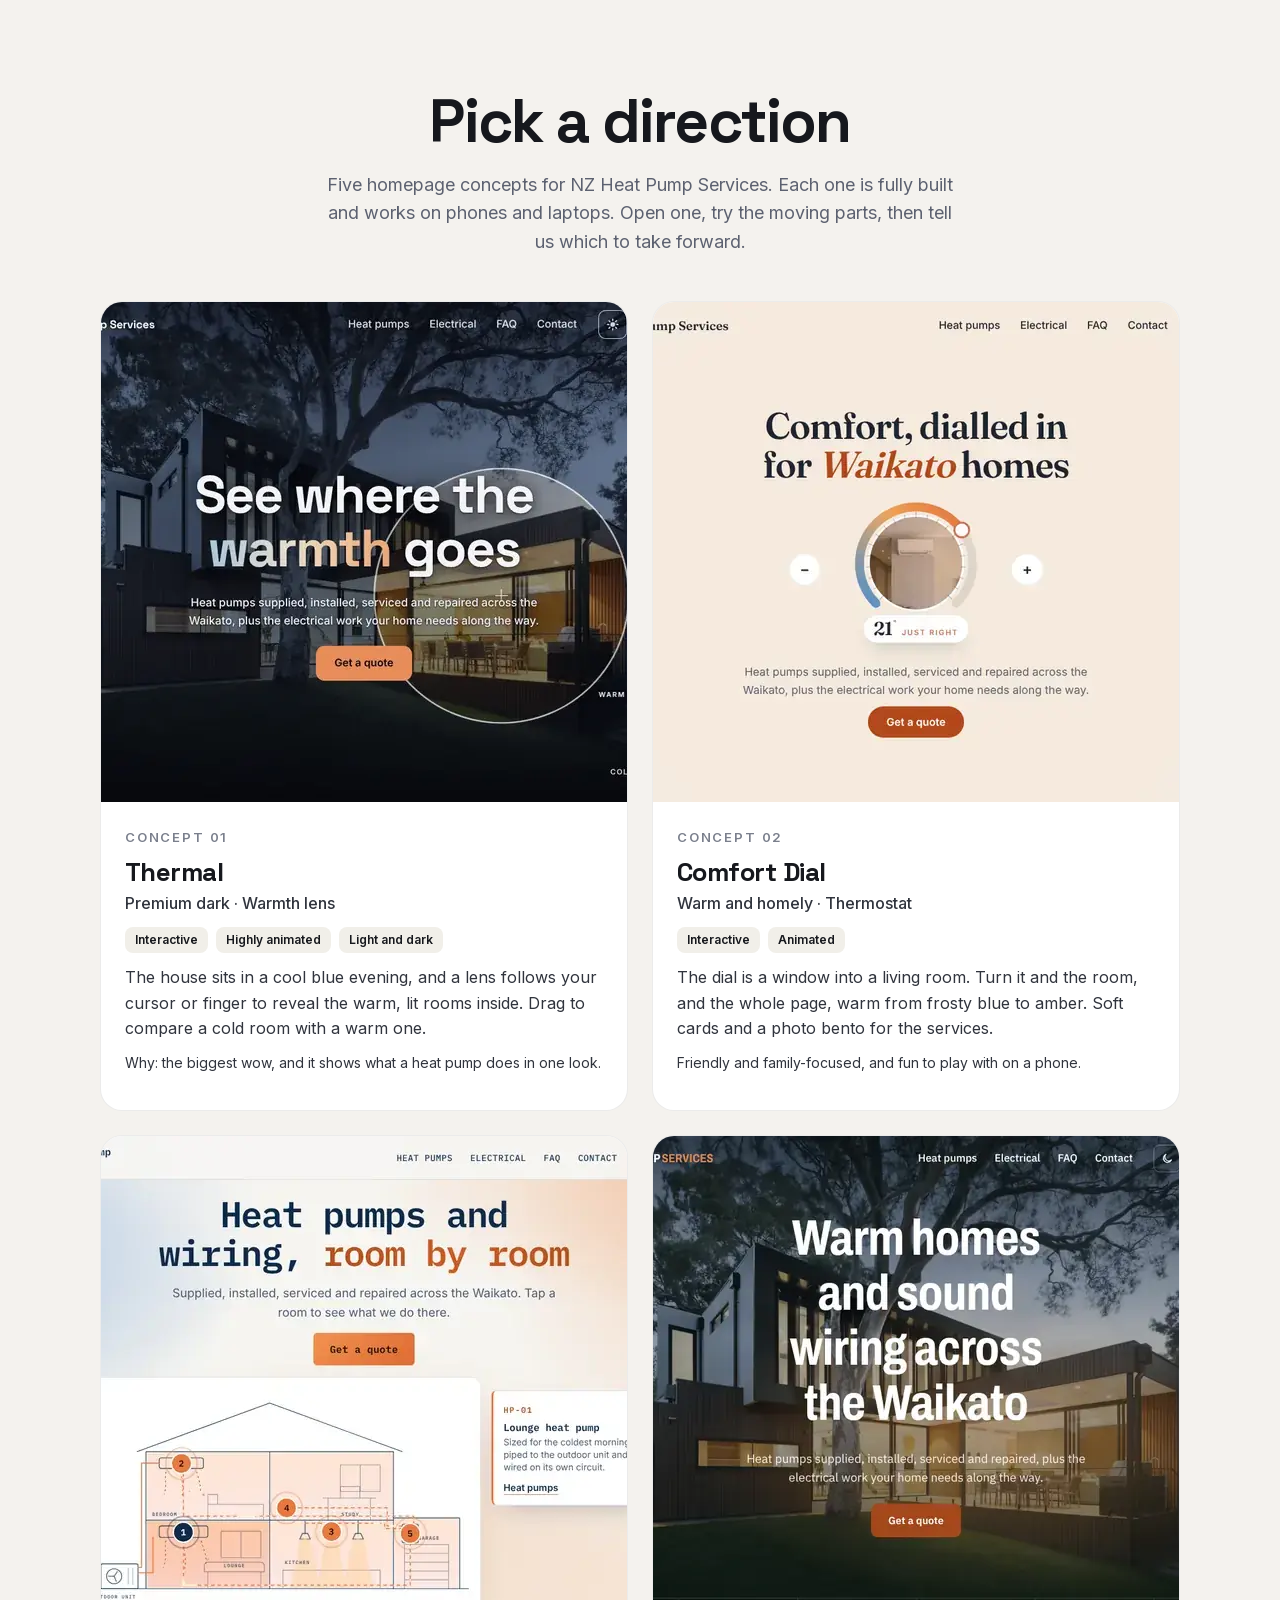
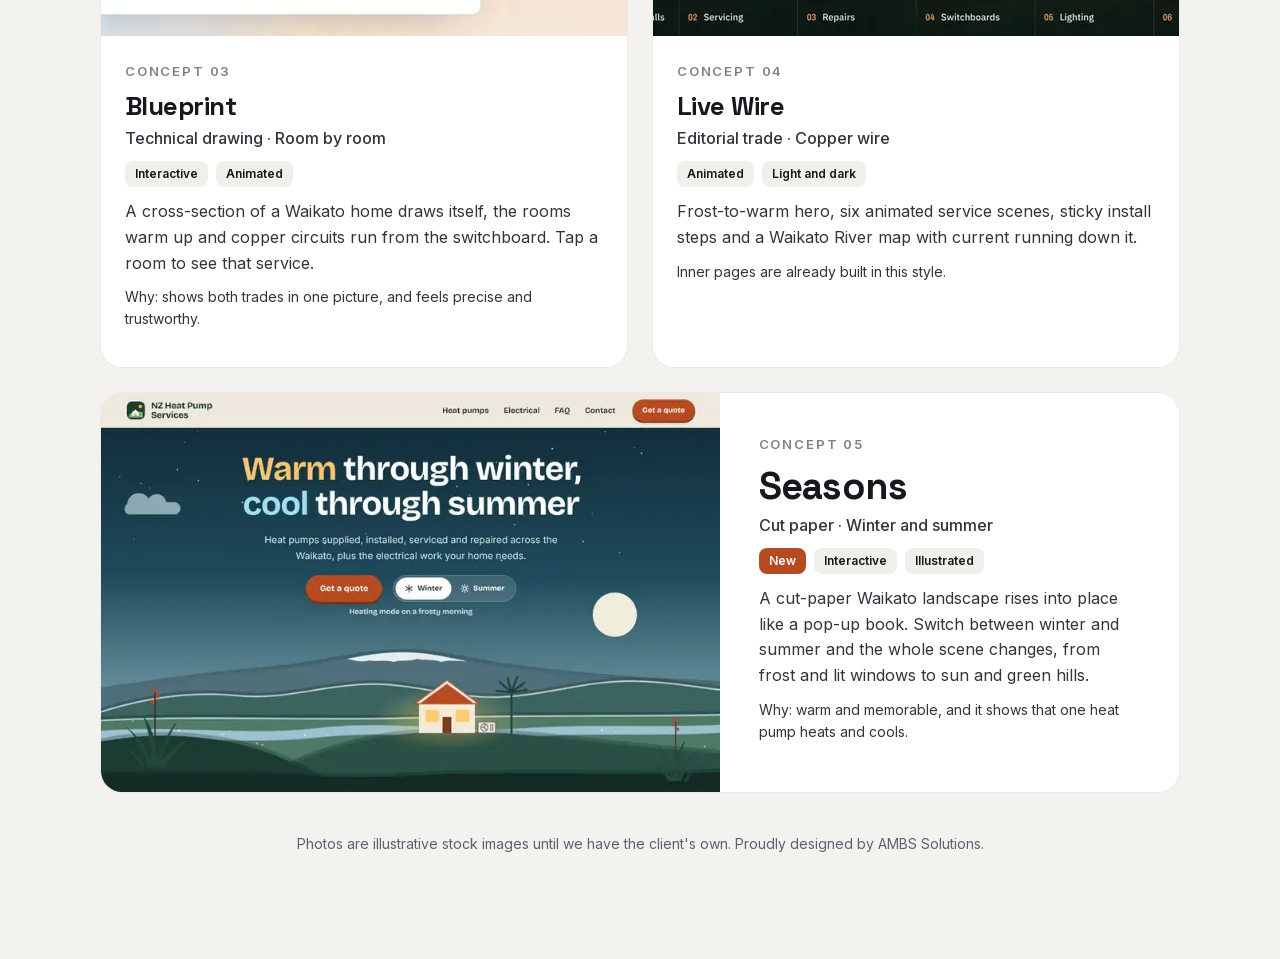
<file: index.html>
<!doctype html>
<html lang="en-NZ">
<head>
<meta charset="utf-8">
<meta name="viewport" content="width=device-width, initial-scale=1, viewport-fit=cover">
<title>Homepage concepts | NZ Heat Pump Services</title>
<meta name="robots" content="noindex">
<meta name="description" content="Five homepage directions for NZ Heat Pump Services, by AMBS Solutions.">
<link rel="icon" href="assets/img/mark.svg" type="image/svg+xml">
<style>
@font-face{font-family:"Inter";font-weight:400 600;font-display:swap;src:url(assets/fonts/inter-latin.woff2) format("woff2")}
@font-face{font-family:"Space Grotesk";font-weight:500 700;font-display:swap;src:url(assets/fonts/space-grotesk-latin.woff2) format("woff2")}
*{box-sizing:border-box}
body{margin:0;background:#f4f2ee;color:#16181d;font:400 16px/1.6 "Inter",system-ui,sans-serif;text-align:center}
.wrap{max-width:1240px;margin:0 auto;padding:clamp(40px,7vw,90px) clamp(20px,5vw,60px)}
h1{font:700 clamp(36px,5vw,60px)/1.05 "Space Grotesk",sans-serif;letter-spacing:-.03em;margin:0 0 .3em}
.lede{color:#5c6170;max-width:640px;margin:0 auto 44px;font-size:18px}
.grid{display:grid;grid-template-columns:repeat(2,1fr);gap:24px;text-align:left;max-width:1080px;margin:0 auto}
@media (max-width:640px){.grid{grid-template-columns:1fr}}
.card{position:relative;background:#fff;border-radius:22px;overflow:hidden;border:1px solid rgba(0,0,0,.08);transition:transform .6s cubic-bezier(.2,.7,.2,1),box-shadow .6s}
.card:hover{transform:translateY(-4px);box-shadow:0 30px 60px -36px rgba(0,0,0,.45)}
.card a.cover{position:absolute;inset:0;z-index:1}
.card a.cover:focus-visible{outline:3px solid #e2642b;outline-offset:-3px;border-radius:22px}
.card img{width:100%;aspect-ratio:16/10;object-fit:cover;object-position:top;display:block}
.body{padding:22px 24px 26px}
.no{font:600 13px/1 "Inter",sans-serif;letter-spacing:.14em;text-transform:uppercase;color:#7a7f8c}
.card h2{font:700 26px/1.15 "Space Grotesk",sans-serif;letter-spacing:-.02em;margin:8px 0 4px}
.type{color:#5c6170;font-weight:500;margin:0 0 12px}
.tags{display:flex;gap:8px;flex-wrap:wrap;margin-bottom:12px}
.tags span{font:600 12px/1 "Inter",sans-serif;padding:7px 10px;border-radius:8px;background:#f1efe9}
.card p{margin:0 0 10px;color:#30343d}
.why{font-size:14px;color:#5c6170}
.card.feat{grid-column:1/-1;display:grid;grid-template-columns:minmax(0,1.35fr) minmax(0,1fr);align-items:center}
.card.feat img{height:100%;aspect-ratio:auto;min-height:100%}
.card.feat .body{padding:clamp(24px,3vw,40px)}
.card.feat h2{font-size:clamp(28px,3vw,38px)}
.tags .new{background:#b84a22;color:#fff}
@media (max-width:820px){.card.feat{grid-template-columns:1fr}.card.feat img{aspect-ratio:16/10;height:auto}}
.note{margin-top:40px;color:#5c6170;font-size:14px}
/* a soft staggered entrance; the headline only rises so it is never hidden */
@keyframes up{from{opacity:0;transform:translateY(22px)}to{opacity:1;transform:none}}
@keyframes lift{from{transform:translateY(14px)}to{transform:none}}
h1{animation:lift 1.1s cubic-bezier(.2,.7,.2,1) backwards}
.lede{animation:up 1.1s cubic-bezier(.2,.7,.2,1) .1s backwards}
.card{animation:up 1.2s cubic-bezier(.2,.7,.2,1) backwards}
.card:nth-child(-n+2){animation-name:lift}
.card:nth-child(1){animation-delay:.2s}.card:nth-child(2){animation-delay:.3s}.card:nth-child(3){animation-delay:.4s}.card:nth-child(4){animation-delay:.5s}.card:nth-child(5){animation-delay:.6s}
@media (prefers-reduced-motion:reduce){h1,.lede,.card{animation:none}.card,.card:hover{transition:none;transform:none}}
</style>
</head>
<body>
<main class="wrap">
  <h1>Pick a direction</h1>
  <p class="lede">Five homepage concepts for NZ Heat Pump Services. Each one is fully built and works on phones and laptops. Open one, try the moving parts, then tell us which to take forward.</p>
  <div class="grid">
    <article class="card">
      <img src="designs/01-thermal/thumb.webp" srcset="designs/01-thermal/thumb-480.webp 480w, designs/01-thermal/thumb.webp 800w" sizes="(max-width:640px) 92vw, 520px" fetchpriority="high" width="800" height="500" alt="Concept 01: a dark homepage with a lens revealing warm, lit rooms in a house on a cool evening">
      <div class="body">
        <span class="no">Concept 01</span>
        <h2>Thermal</h2><a class="cover" href="designs/01-thermal/" aria-label="Open concept 01, Thermal"></a>
        <p class="type">Premium dark · Warmth lens</p>
        <div class="tags"><span>Interactive</span><span>Highly animated</span><span>Light and dark</span></div>
        <p>The house sits in a cool blue evening, and a lens follows your cursor or finger to reveal the warm, lit rooms inside. Drag to compare a cold room with a warm one.</p>
        <p class="why">Why: the biggest wow, and it shows what a heat pump does in one look.</p>
      </div>
    </article>
    <article class="card">
      <img src="designs/02-comfort-dial/thumb.webp" srcset="designs/02-comfort-dial/thumb-480.webp 480w, designs/02-comfort-dial/thumb.webp 800w" sizes="(max-width:640px) 92vw, 520px" width="800" height="500" alt="Concept 02: a warm light homepage with a thermostat dial framing a living room">
      <div class="body">
        <span class="no">Concept 02</span>
        <h2>Comfort Dial</h2><a class="cover" href="designs/02-comfort-dial/" aria-label="Open concept 02, Comfort Dial"></a>
        <p class="type">Warm and homely · Thermostat</p>
        <div class="tags"><span>Interactive</span><span>Animated</span></div>
        <p>The dial is a window into a living room. Turn it and the room, and the whole page, warm from frosty blue to amber. Soft cards and a photo bento for the services.</p>
        <p class="why">Friendly and family-focused, and fun to play with on a phone.</p>
      </div>
    </article>
    <article class="card">
      <img src="designs/03-blueprint/thumb.webp" srcset="designs/03-blueprint/thumb-480.webp 480w, designs/03-blueprint/thumb.webp 800w" sizes="(max-width:640px) 92vw, 520px" loading="lazy" decoding="async" width="800" height="500" alt="Concept 03: a blueprint drawing of a two-storey house with copper circuits and numbered rooms">
      <div class="body">
        <span class="no">Concept 03</span>
        <h2>Blueprint</h2><a class="cover" href="designs/03-blueprint/" aria-label="Open concept 03, Blueprint"></a>
        <p class="type">Technical drawing · Room by room</p>
        <div class="tags"><span>Interactive</span><span>Animated</span></div>
        <p>A cross-section of a Waikato home draws itself, the rooms warm up and copper circuits run from the switchboard. Tap a room to see that service.</p>
        <p class="why">Why: shows both trades in one picture, and feels precise and trustworthy.</p>
      </div>
    </article>
    <article class="card">
      <img src="designs/04-live-wire/thumb.webp" srcset="designs/04-live-wire/thumb-480.webp 480w, designs/04-live-wire/thumb.webp 800w" sizes="(max-width:640px) 92vw, 520px" loading="lazy" decoding="async" width="800" height="500" alt="Concept 04: a homepage with a frosty dusk house and a copper wire motif">
      <div class="body">
        <span class="no">Concept 04</span>
        <h2>Live Wire</h2><a class="cover" href="designs/04-live-wire/" aria-label="Open concept 04, Live Wire"></a>
        <p class="type">Editorial trade · Copper wire</p>
        <div class="tags"><span>Animated</span><span>Light and dark</span></div>
        <p>Frost-to-warm hero, six animated service scenes, sticky install steps and a Waikato River map with current running down it.</p>
        <p class="why">Inner pages are already built in this style.</p>
      </div>
    </article>
    <article class="card feat">
      <img src="designs/05-seasons/thumb.webp" srcset="designs/05-seasons/thumb-480.webp 480w, designs/05-seasons/thumb.webp 800w" sizes="(max-width:820px) 92vw, 640px" loading="lazy" decoding="async" width="800" height="500" alt="Concept 05: a cut-paper Waikato landscape at night with a warm lit house, and a winter and summer switch">
      <div class="body">
        <span class="no">Concept 05</span>
        <h2>Seasons</h2><a class="cover" href="designs/05-seasons/" aria-label="Open concept 05, Seasons"></a>
        <p class="type">Cut paper · Winter and summer</p>
        <div class="tags"><span class="new">New</span><span>Interactive</span><span>Illustrated</span></div>
        <p>A cut-paper Waikato landscape rises into place like a pop-up book. Switch between winter and summer and the whole scene changes, from frost and lit windows to sun and green hills.</p>
        <p class="why">Why: warm and memorable, and it shows that one heat pump heats and cools.</p>
      </div>
    </article>
  </div>
  <p class="note">Photos are illustrative stock images until we have the client's own. Proudly designed by AMBS Solutions.</p>
</main>
</body>
</html>
</file>
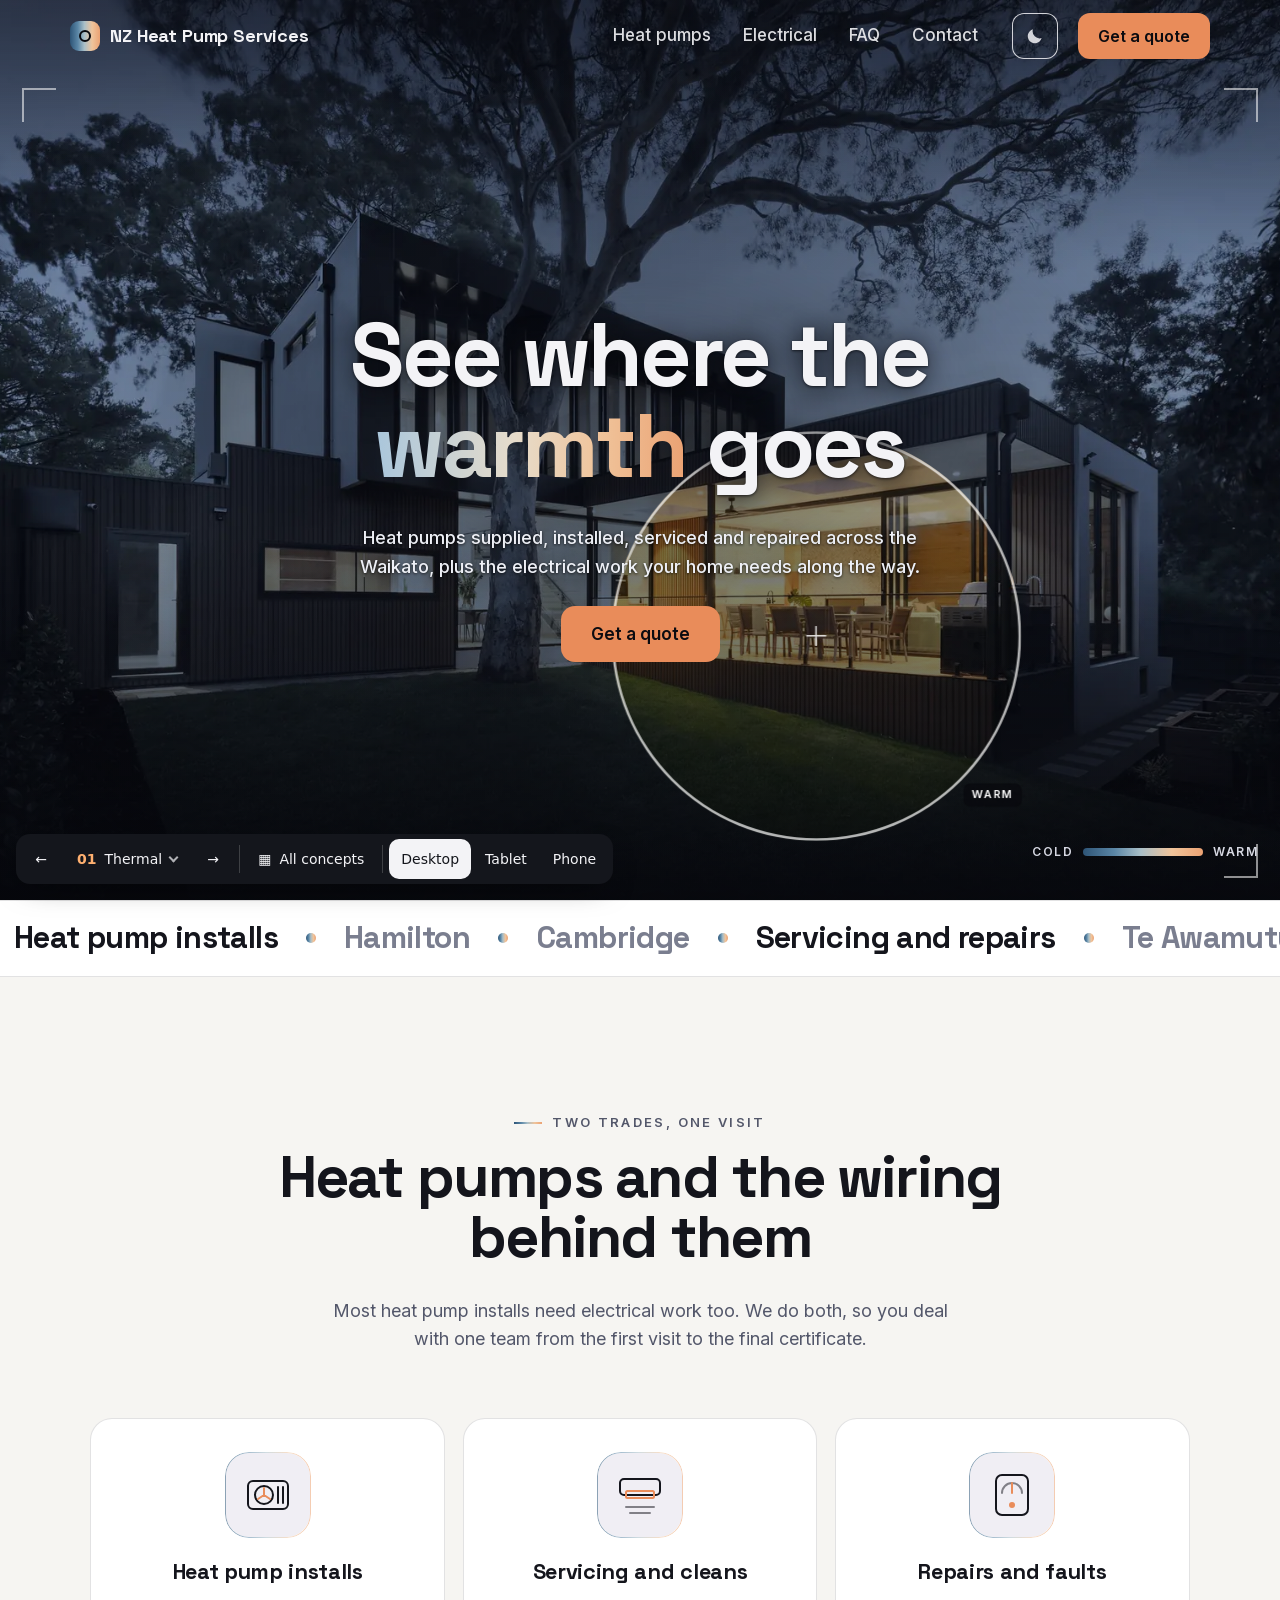
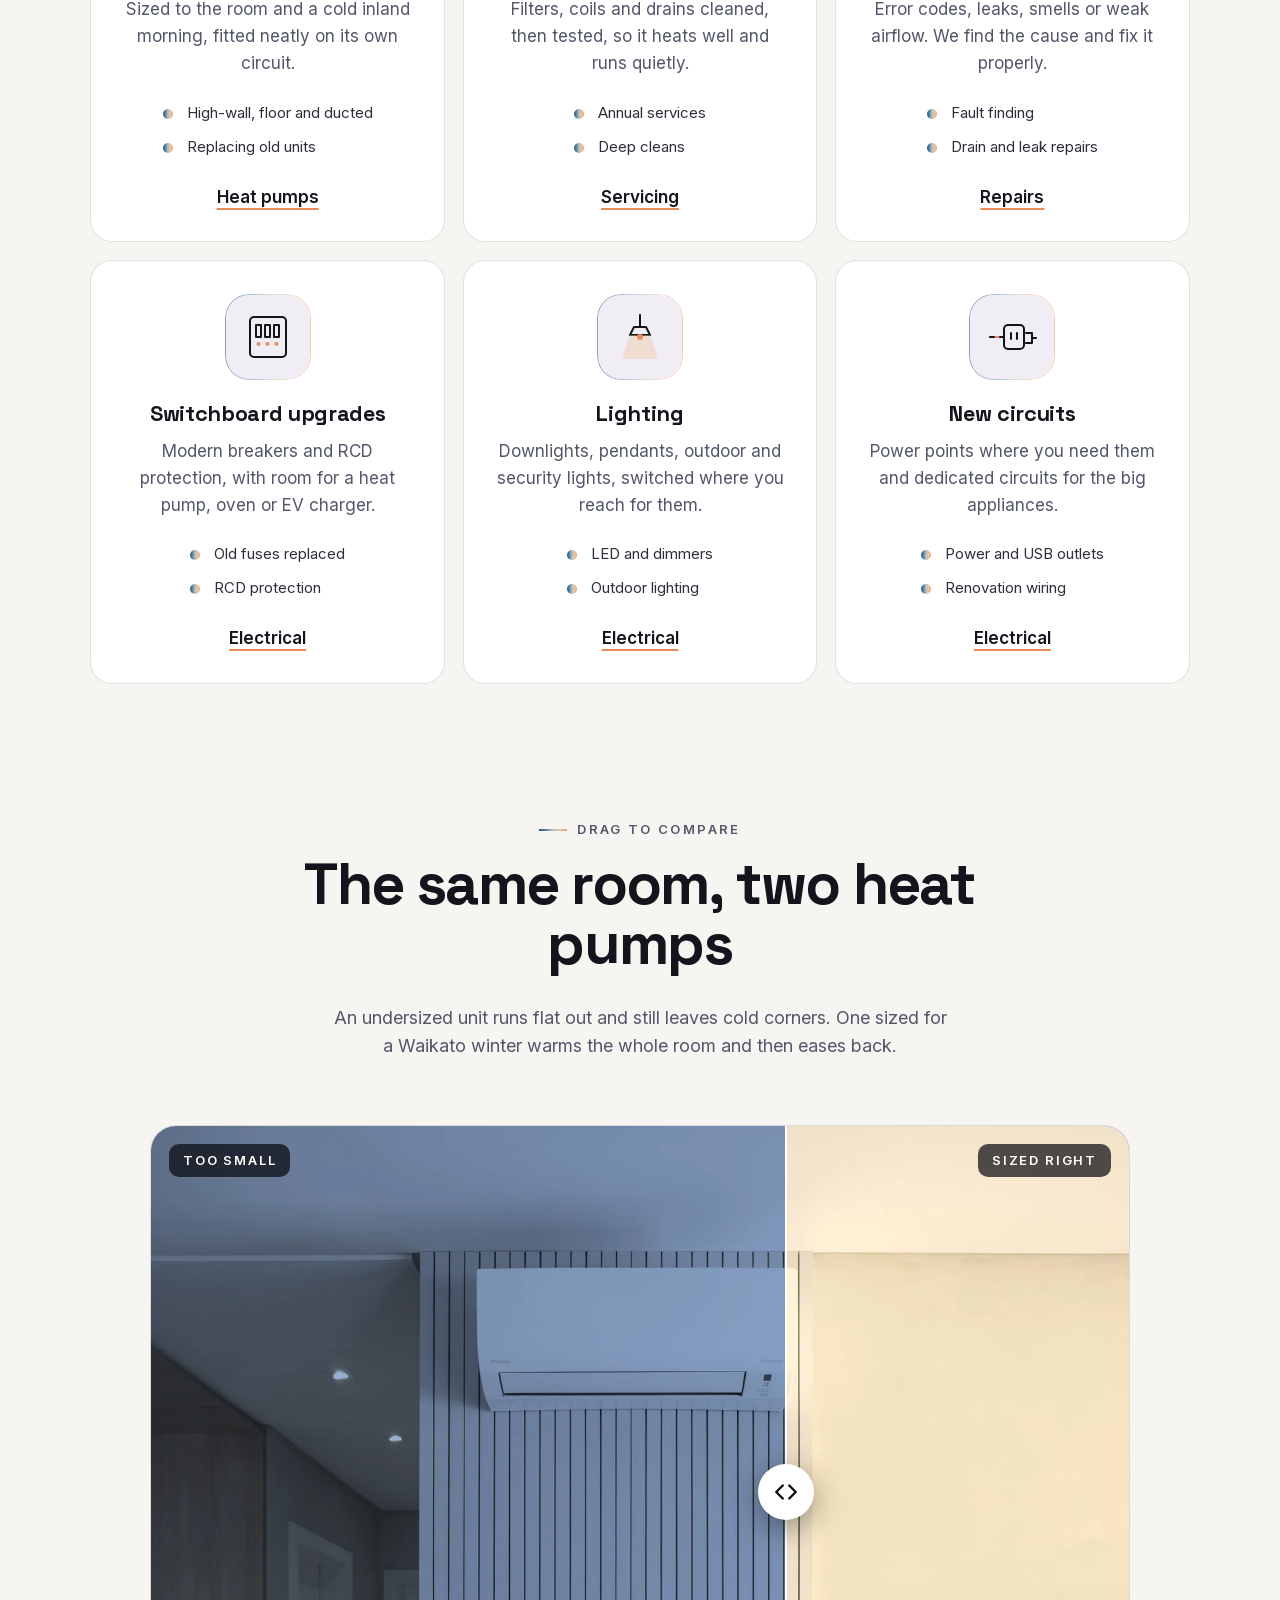
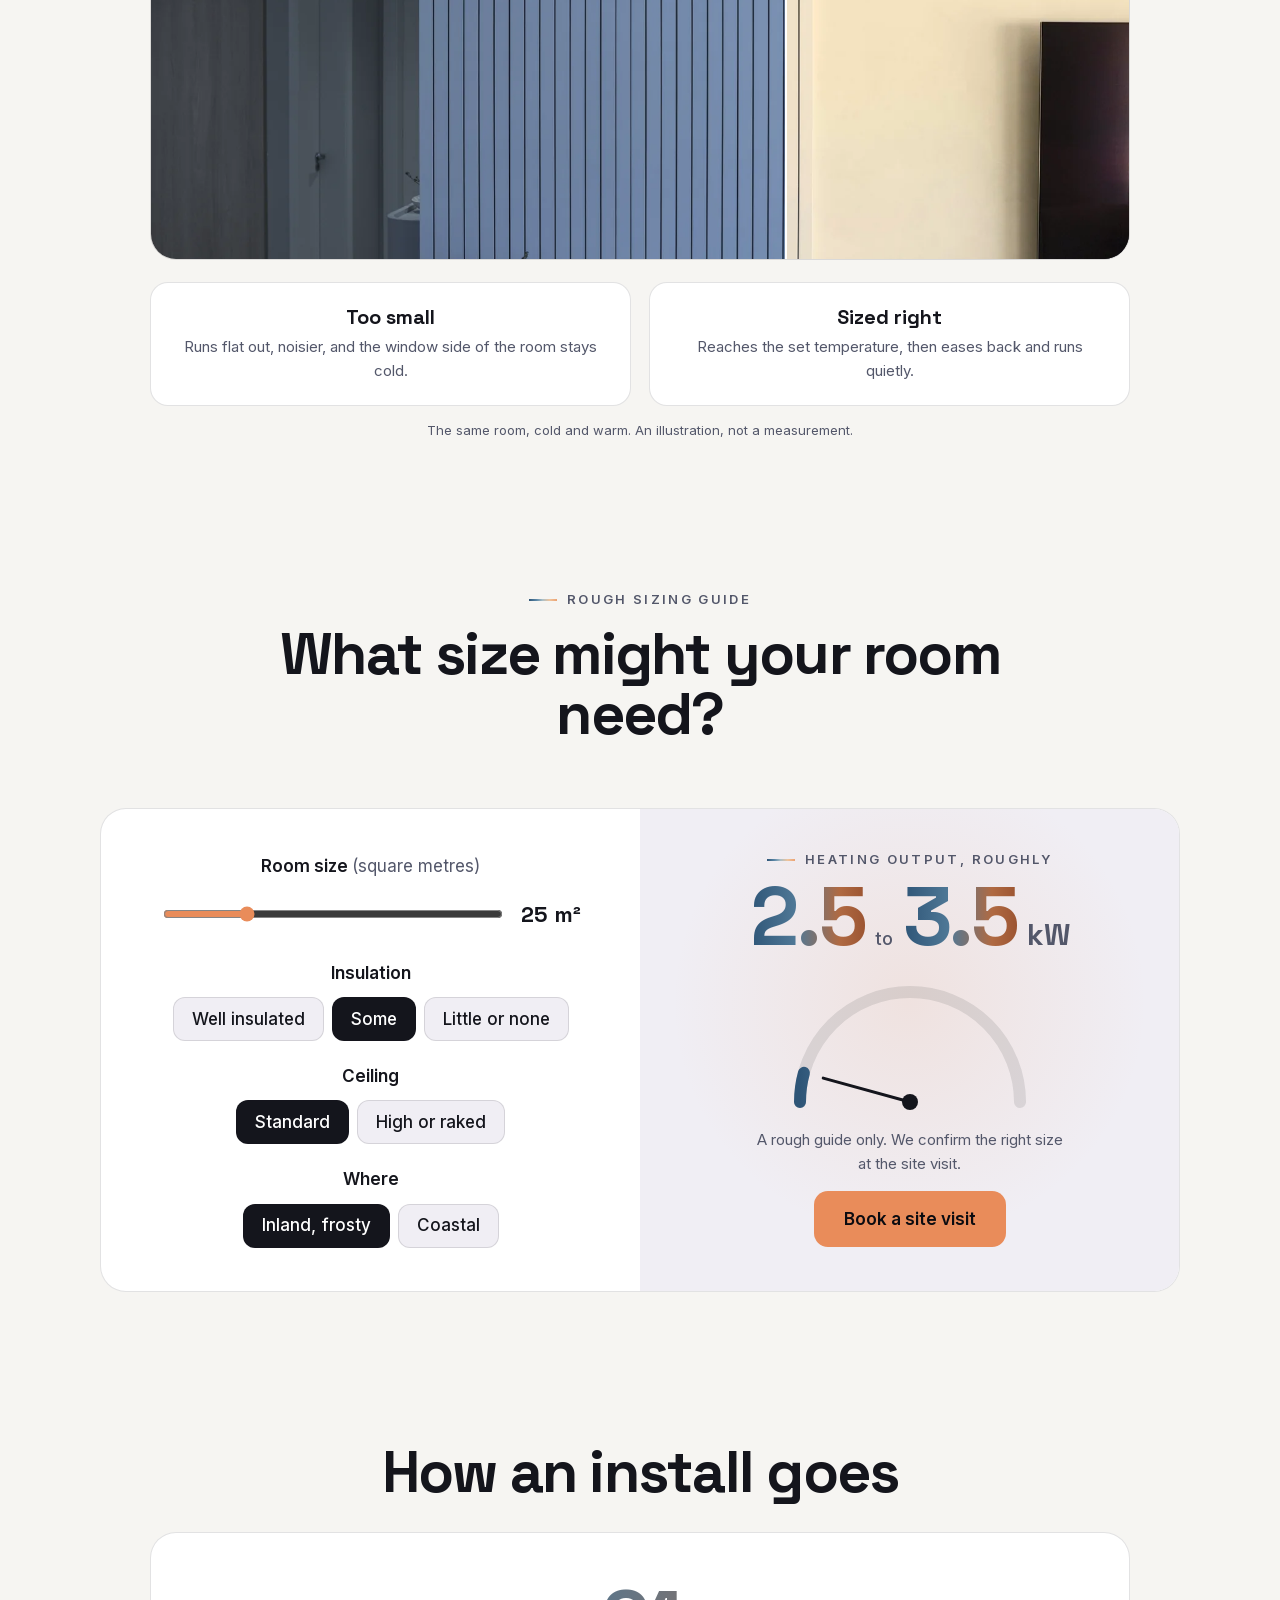
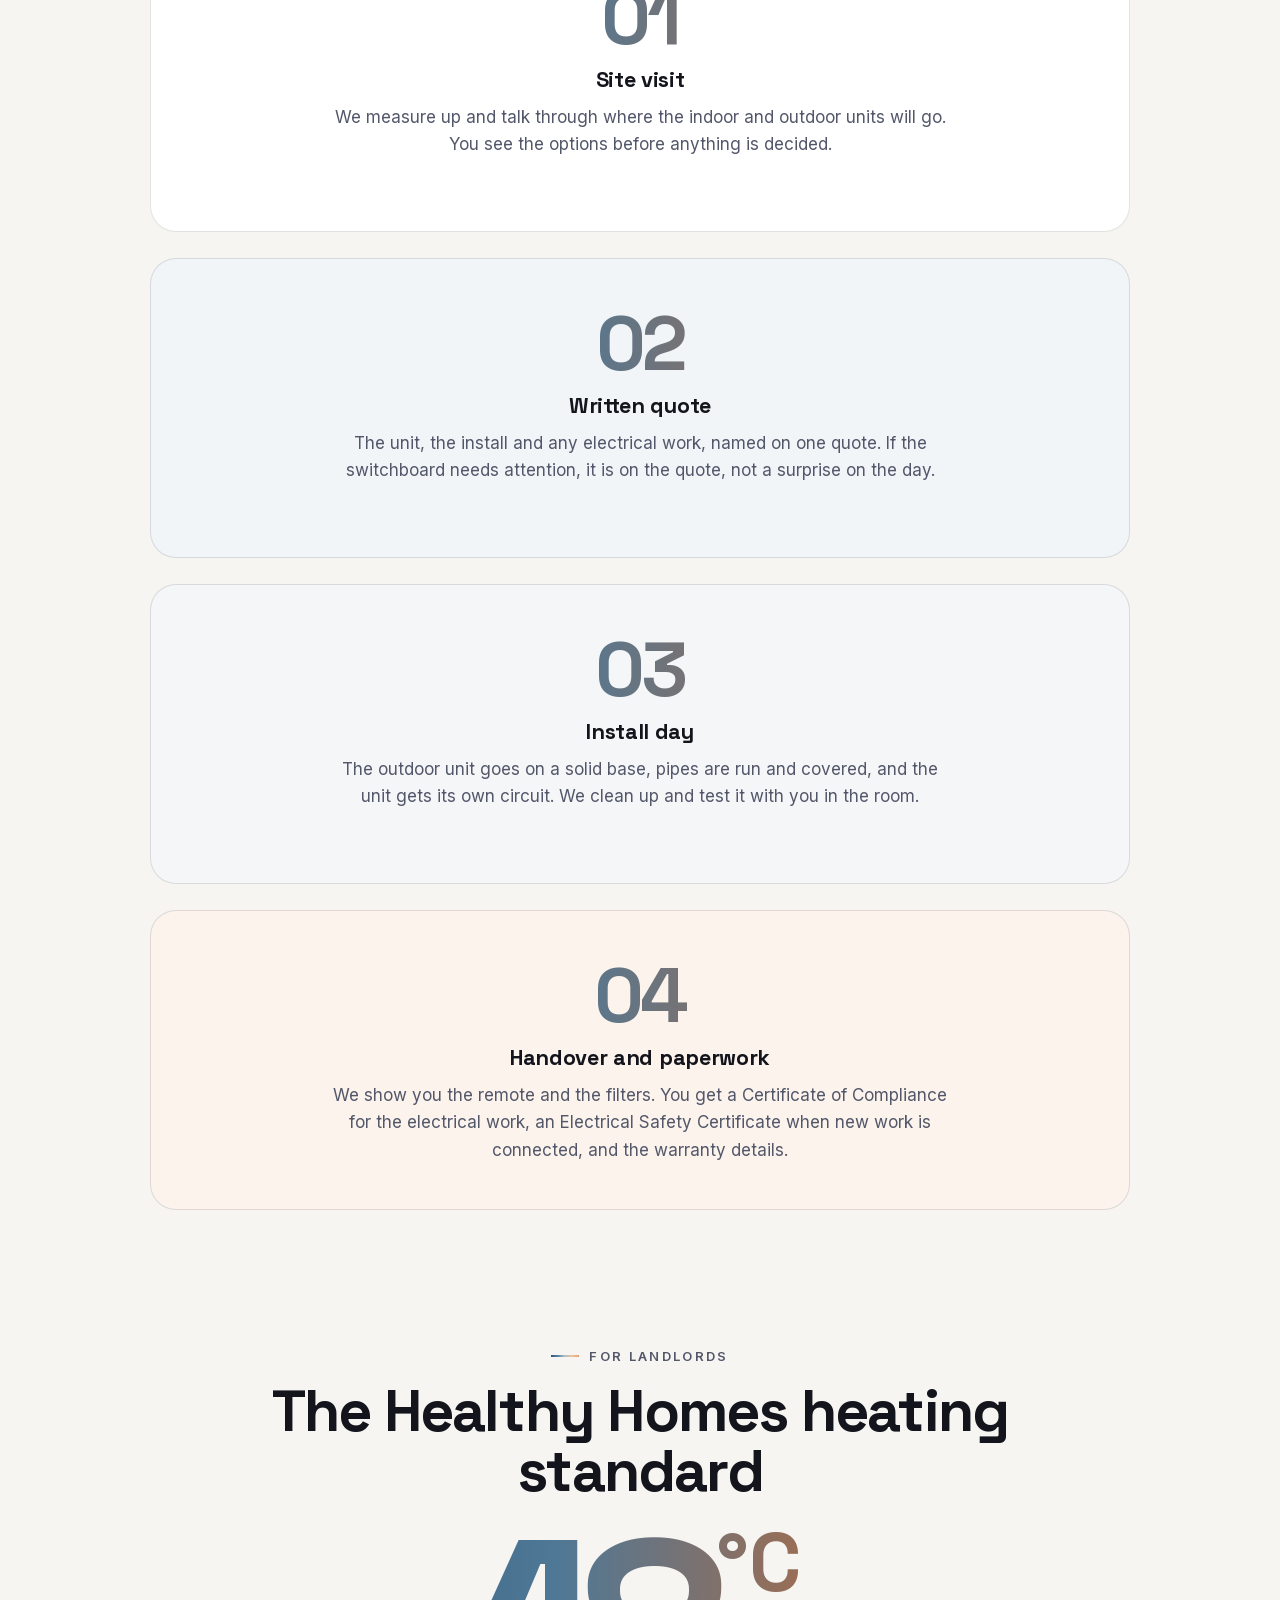
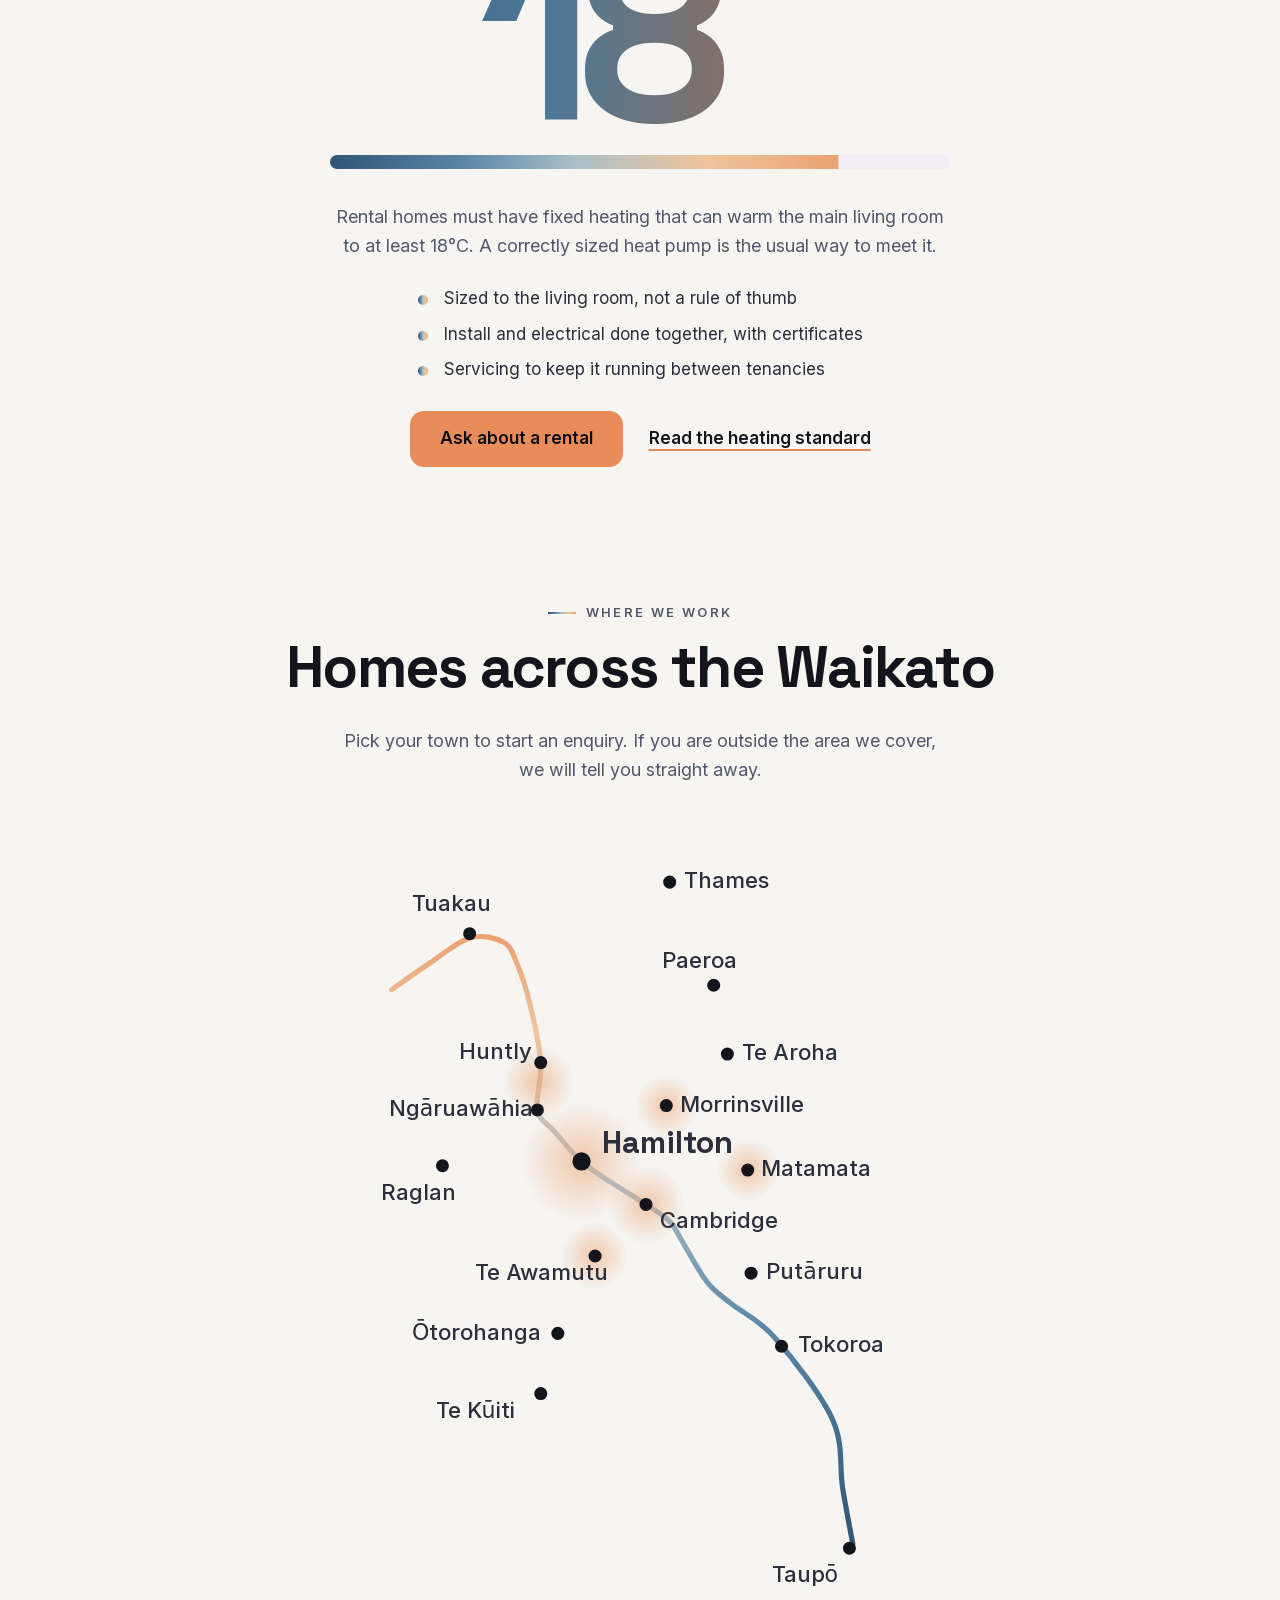
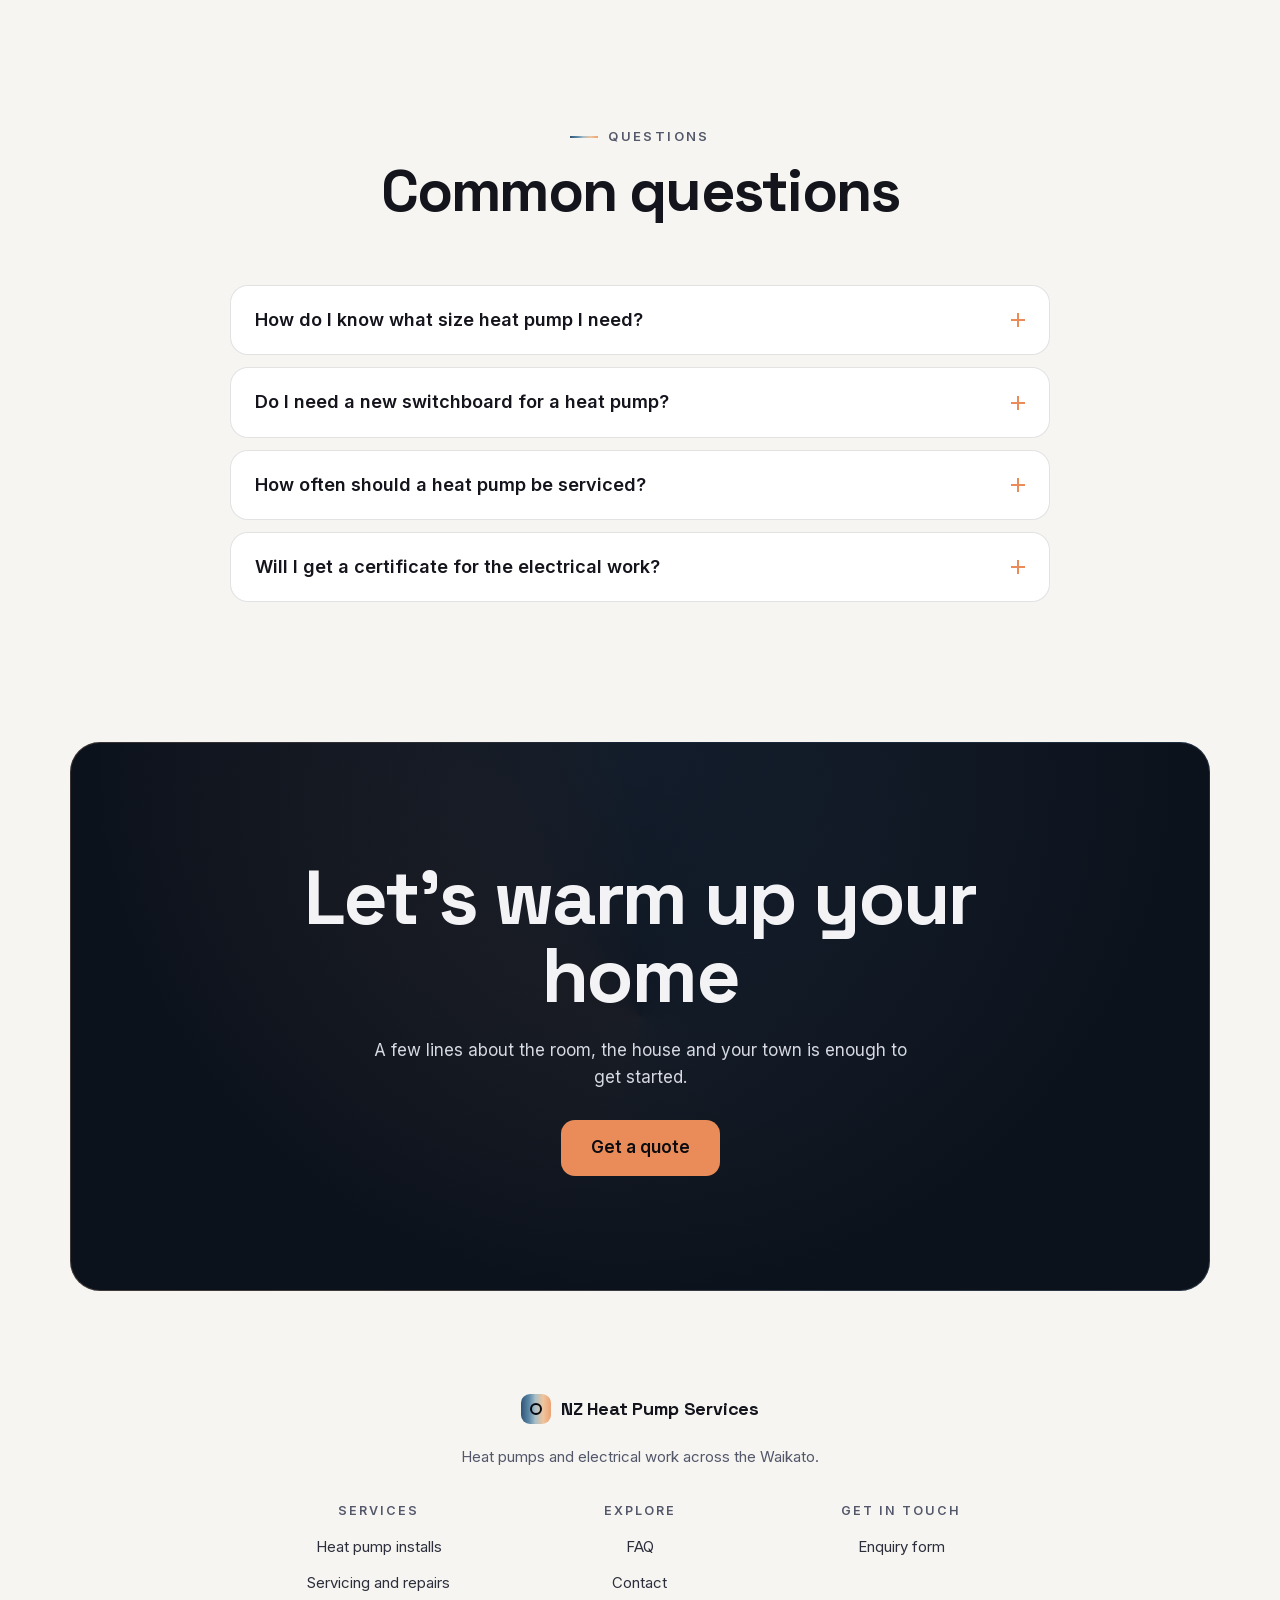
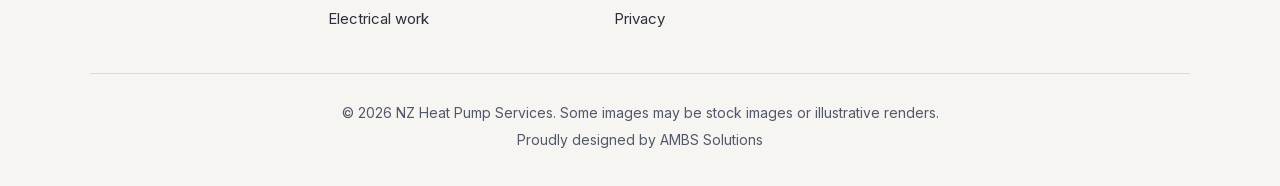
<file: designs/01-thermal/index.html>
<!doctype html>
<html lang="en-NZ">
<head>
<meta charset="utf-8">
<meta name="viewport" content="width=device-width, initial-scale=1, viewport-fit=cover">
<title>Concept 01 Thermal | NZ Heat Pump Services</title>
<meta name="description" content="Heat pump supply, installation, servicing and repairs, plus electrical work for homes across the Waikato.">
<meta name="robots" content="noindex">
<meta name="theme-color" content="#07080d">
<script>(function(){var t;try{t=localStorage.getItem("nzhp-theme")}catch(e){}if(t!=="light"&&t!=="dark")t=matchMedia("(prefers-color-scheme: light)").matches?"light":"dark";document.documentElement.dataset.theme=t})()</script>
<link rel="icon" href="../../assets/img/mark.svg" type="image/svg+xml">
<link rel="preload" href="../../assets/fonts/space-grotesk-latin.woff2" as="font" type="font/woff2" crossorigin>
<link rel="preload" href="../../assets/fonts/inter-latin.woff2" as="font" type="font/woff2" crossorigin>
<link rel="preload" as="image" imagesrcset="../../assets/img/dusk-cool-800.webp 800w, ../../assets/img/dusk-cool-1600.webp 1600w" imagesizes="100vw" fetchpriority="high">
<style>
@font-face{font-family:"Space Grotesk";font-weight:500 700;font-display:swap;src:url(../../assets/fonts/space-grotesk-latin.woff2) format("woff2")}
@font-face{font-family:"Inter";font-weight:400 600;font-display:swap;src:url(../../assets/fonts/inter-latin.woff2) format("woff2")}
:root{
  --bg:#07080d;--s1:#0f111a;--s2:#161925;--line:rgba(255,255,255,.1);--ink:#f3f3f6;--muted:#a9adbd;
  --ink2:#d6d8e2;--dim:#5d6072;--hdr:rgba(7,8,13,.96);--c2:#111a27;--c3:#131d2b;--c4:#1a1c22;--chip-on:#fff;--chip-on-ink:#0b0b10;--track:rgba(255,255,255,.12);--needle:#fff;--qbar:#1b1e2b;--map-ink:#e7e8ef;--pt:#fff;--ghost:rgba(255,255,255,.06);--ghost-line:rgba(255,255,255,.22);--focus:#f0c49b;--hover:rgba(255,255,255,.07);
  --grad:linear-gradient(90deg,#a9c6dc 0%,#e6dccb 45%,#f0c49b 72%,#eba273 100%);
  --hot:#e98c5a;--warm:#f0c49b;--cool:#5a86a6;--violet:#2e5577;
  --thermal:linear-gradient(90deg,#2e5577 0%,#5a86a6 26%,#a9bfc8 48%,#f0c49b 74%,#eba273 100%);
  --display:"Space Grotesk",system-ui,sans-serif;--sans:"Inter",system-ui,-apple-system,"Segoe UI",sans-serif;
  --pad:clamp(20px,5.5vw,80px);--hh:72px;--ease:cubic-bezier(.2,.7,.2,1);
}
html[data-theme=light]{color-scheme:light;
  --bg:#f6f5f2;--s1:#ffffff;--s2:#f0eef4;--line:rgba(18,19,26,.12);--ink:#14151c;--muted:#53576a;
  --ink2:#2c2f3b;--dim:#7a7e8f;--hdr:rgba(246,245,242,.97);--c2:#f1f5f8;--c3:#f4f6f7;--c4:#fbf3ec;--chip-on:#14151c;--chip-on-ink:#fff;--track:rgba(18,19,26,.1);--needle:#14151c;--qbar:#14151c;--map-ink:#2c2f3b;--pt:#14151c;--ghost:rgba(18,19,26,.04);--ghost-line:rgba(18,19,26,.28);--focus:#9c5532;--hover:rgba(18,19,26,.06);
  --grad:linear-gradient(90deg,#2e5577 0%,#4f7896 40%,#b06a42 78%,#9c5532 100%)}
*,*::before,*::after{box-sizing:border-box}
html{scroll-padding-top:calc(var(--hh) + 16px);-webkit-text-size-adjust:100%;color-scheme:dark}
body{transition:background-color .6s,color .6s}
body{margin:0;background:var(--bg);color:var(--ink);font:400 17px/1.6 var(--sans);-webkit-font-smoothing:antialiased}
img,svg{display:block;max-width:100%}
a{color:inherit}
p{margin:0 0 1em}
h1,h2,h3{font-family:var(--display);font-weight:700;letter-spacing:-.03em;line-height:1.02;margin:0 0 .5em}
h2{font-size:clamp(36px,4.6vw,62px)}
h3{font-size:clamp(20px,1.7vw,24px);letter-spacing:-.015em;line-height:1.2}
:focus-visible{outline:2px solid var(--focus);outline-offset:3px}
.wrap{max-width:1240px;margin:0 auto;padding:0 var(--pad)}
.skip{position:absolute;left:12px;top:-60px;background:#fff;color:#000;padding:12px 16px;z-index:100}
.skip:focus{top:12px}
.sr{position:absolute;width:1px;height:1px;overflow:hidden;clip:rect(0 0 0 0);white-space:nowrap}
.lede{font-size:clamp(17px,1.4vw,20px);color:var(--muted);max-width:620px;margin:0 auto 1.4em}
.grad{background:var(--grad);-webkit-background-clip:text;background-clip:text;color:transparent}
.kicker{display:inline-flex;align-items:center;gap:10px;font:600 13px/1 var(--sans);letter-spacing:.18em;text-transform:uppercase;color:var(--muted);margin-bottom:18px}
.kicker::before{content:"";width:28px;height:2px;background:var(--thermal)}
[data-need]:not(.has){display:none!important}
.center{text-align:center}

.btn{position:relative;overflow:hidden;display:inline-flex;align-items:center;justify-content:center;min-height:56px;padding:0 30px;border-radius:14px;background:var(--hot);color:#0b0b10;font:600 17px/1 var(--sans);text-decoration:none;border:0;cursor:pointer;transition:transform .5s var(--ease)}
.btn::after{content:"";position:absolute;inset:0;background:linear-gradient(100deg,transparent 30%,rgba(255,255,255,.45) 50%,transparent 70%);transform:translateX(-120%);transition:transform 1.1s var(--ease)}
.btn:hover::after{transform:translateX(120%)}
.btn.ghost{background:var(--ghost);color:var(--ink);box-shadow:inset 0 0 0 1px var(--ghost-line)}
.tlink{font-weight:600;color:var(--ink);text-decoration:underline;text-decoration-thickness:1.5px;text-underline-offset:5px;text-decoration-color:var(--hot)}
.acts{display:flex;gap:14px 26px;justify-content:center;align-items:center;flex-wrap:wrap}

/* header */
.hdr{position:fixed;inset:0 0 auto;z-index:50;height:var(--hh);color:#f3f3f6;transition:background .5s,border-color .5s,color .5s;border-bottom:1px solid transparent;--hover:rgba(255,255,255,.08)}
.hdr.solid,.hdr.open{background:var(--hdr);border-color:var(--line);color:var(--ink);--hover:inherit}
html[data-theme=light] .hdr.solid,html[data-theme=light] .hdr.open{--hover:rgba(18,19,26,.06)}
.hdr .wrap{max-width:1440px;height:100%;display:flex;align-items:center;gap:20px}
.brand{display:flex;align-items:center;gap:10px;text-decoration:none;margin-right:auto;min-height:44px}
.brand b{font:700 18px/1 var(--display);letter-spacing:-.01em;white-space:nowrap}
.brand i{width:30px;height:30px;border-radius:9px;background:var(--thermal);display:grid;place-items:center;flex:none}
.brand i::after{content:"";width:12px;height:12px;border-radius:50%;border:2.5px solid #07080d}
.nav{display:flex;gap:4px}
.nav a{padding:10px 14px;text-decoration:none;color:inherit;opacity:.9;font-weight:500;min-height:44px;display:flex;align-items:center;border-radius:10px}
.nav a:hover{opacity:1;background:var(--hover)}
.hdr .btn{min-height:46px;padding:0 20px;font-size:16px;border-radius:12px}
.theme{flex:none;width:46px;height:46px;border:0;border-radius:12px;background:transparent;color:inherit;cursor:pointer;display:grid;place-items:center;box-shadow:inset 0 0 0 1px currentColor;opacity:.85;transition:opacity .3s,background .3s}
.theme:hover{opacity:1;background:var(--hover)}
.theme::before{content:"";width:20px;height:20px;background:currentColor;-webkit-mask:var(--ti) center/contain no-repeat;mask:var(--ti) center/contain no-repeat}
.theme{--ti:url("data:image/svg+xml,%3Csvg xmlns='http://www.w3.org/2000/svg' viewBox='0 0 24 24'%3E%3Ccircle cx='12' cy='12' r='4.6' fill='%23000'/%3E%3Cpath d='M12 1.8v2.6M12 19.6v2.6M1.8 12h2.6M19.6 12h2.6M4.8 4.8l1.8 1.8M17.4 17.4l1.8 1.8M4.8 19.2l1.8-1.8M17.4 6.6l1.8-1.8' stroke='%23000' stroke-width='2.2' stroke-linecap='round'/%3E%3C/svg%3E")}
html[data-theme=light] .theme{--ti:url("data:image/svg+xml,%3Csvg xmlns='http://www.w3.org/2000/svg' viewBox='0 0 24 24'%3E%3Cpath d='M20 14.5A8.5 8.5 0 0 1 9.5 4a8.5 8.5 0 1 0 10.5 10.5Z' fill='%23000'/%3E%3C/svg%3E")}
.nav .theme-row{display:none}
.menu-btn{display:none;width:48px;height:48px;border:0;background:none;color:inherit;cursor:pointer;padding:12px}
.menu-btn i{display:block;height:2px;background:currentColor;margin:6px 0;transition:transform .5s var(--ease),opacity .3s}
.hdr.open .menu-btn i:nth-child(1){transform:translateY(8px) rotate(45deg)}
.hdr.open .menu-btn i:nth-child(2){opacity:0}
.hdr.open .menu-btn i:nth-child(3){transform:translateY(-8px) rotate(-45deg)}
@media (max-width:900px){
  .menu-btn{display:block}.hdr .wrap>.btn{display:none}
  .hdr .wrap>.theme{display:none}
  .nav .theme-row{display:flex;align-items:center;gap:12px;margin-top:10px;font:600 17px/1 var(--sans)}
  .nav{position:fixed;left:0;right:0;top:var(--hh);background:var(--bg);flex-direction:column;align-items:center;padding:16px var(--pad) 28px;border-bottom:1px solid var(--line);clip-path:inset(0 0 100% 0);visibility:hidden;transition:clip-path .9s var(--ease),visibility 0s .9s}
  .hdr.open .nav{clip-path:inset(0);visibility:visible;transition:clip-path .9s var(--ease)}
  .nav a{font:600 22px/1 var(--display);padding:14px}
  .nav .btn{display:flex;margin-top:12px;width:100%;max-width:360px}
}
@media (min-width:901px){.nav .btn{display:none}}

/* hero: a thermal lens over the house */
.hero,.cta{--ink:#f3f3f6;--muted:#c3c6d4;--ghost:rgba(255,255,255,.06);--ghost-line:rgba(255,255,255,.22);--focus:#f0c49b;--grad:linear-gradient(90deg,#a9c6dc 0%,#e6dccb 45%,#f0c49b 72%,#eba273 100%);color:var(--ink)}
.hero{position:relative;height:min(100svh,980px);min-height:620px;overflow:hidden;display:grid;place-items:center;text-align:center;background:#0b0c14;touch-action:pan-y}
.hero .ph{position:absolute;inset:0;width:100%;height:100%;object-fit:cover;object-position:62% 60%}
.hero .th{position:absolute;inset:0;clip-path:circle(0 at 50% 50%);will-change:clip-path}
.hero .th img{width:100%;height:100%;object-fit:cover;object-position:62% 60%}
.hero::before{content:"";position:absolute;inset:0;z-index:1;pointer-events:none;background:radial-gradient(ellipse 70% 60% at 50% 46%,rgba(7,8,13,.62),rgba(7,8,13,.25) 70%),linear-gradient(180deg,rgba(7,8,13,.5),transparent 30%,transparent 60%,rgba(7,8,13,.95))}
.scan{position:absolute;left:0;right:0;top:0;height:2px;z-index:2;background:var(--thermal);opacity:0;pointer-events:none}
.lens{position:absolute;left:0;top:0;z-index:2;width:0;height:0;pointer-events:none;will-change:transform;opacity:0;transition:opacity .8s}
.lens.live{opacity:1}
.lens::before{content:"";position:absolute;left:-240px;top:-240px;width:480px;height:480px;border-radius:50%;box-shadow:inset 0 0 0 3px rgba(255,255,255,.7);transform:scale(var(--s,0))}
.lens::after{content:"";position:absolute;left:-10px;top:-10px;width:20px;height:20px;background:linear-gradient(#fff,#fff) center/1.5px 20px no-repeat,linear-gradient(#fff,#fff) center/20px 1.5px no-repeat;opacity:.85}
.lens span{position:absolute;left:0;top:0;transform:translate(calc(var(--r) * .72),calc(var(--r) * .72));font:600 11px/1 var(--sans);letter-spacing:.16em;color:#fff;white-space:nowrap;background:rgba(7,8,13,.6);padding:6px 8px;border-radius:6px}
.vf{position:absolute;inset:calc(var(--hh) + 16px) 22px 22px;z-index:2;pointer-events:none}
.vf i{position:absolute;width:34px;height:34px;border:2px solid rgba(255,255,255,.55)}
.vf i:nth-child(1){left:0;top:0;border-right:0;border-bottom:0}
.vf i:nth-child(2){right:0;top:0;border-left:0;border-bottom:0}
.vf i:nth-child(3){left:0;bottom:0;border-right:0;border-top:0}
.vf i:nth-child(4){right:0;bottom:0;border-left:0;border-top:0}
.legend{position:absolute;right:22px;bottom:30px;z-index:3;display:flex;align-items:center;gap:10px;font:600 12px/1 var(--sans);letter-spacing:.12em;text-transform:uppercase;color:#d6d8e2}
.legend b{width:120px;height:8px;border-radius:4px;background:var(--thermal)}
.hint{position:absolute;left:22px;bottom:30px;z-index:3;font:600 12px/1 var(--sans);letter-spacing:.12em;text-transform:uppercase;color:#d6d8e2;display:flex;align-items:center;gap:8px}
.hint::before{content:"";width:8px;height:8px;border-radius:50%;background:var(--hot);animation:rec 1.4s steps(2,start) infinite}
@keyframes rec{to{opacity:.2}}
.hero .wrap{position:relative;z-index:3;padding-top:var(--hh);pointer-events:none}
.hero .wrap a{pointer-events:auto}
.hero h1{font-size:clamp(2.7rem,min(7vw,10.5vh),6.6rem);max-width:12.5ch;margin:0 auto .35em;text-wrap:balance}
.hero .lede{color:#eef0f6;font-weight:500}
.hero h1,.hero .lede{text-shadow:0 2px 24px rgba(7,8,13,.85),0 1px 3px rgba(7,8,13,.7)}
.hero h1 .grad{text-shadow:none}
@media (max-width:600px){.hint{display:none}.lens span{display:none}.legend{left:50%;right:auto;transform:translateX(-50%)}.hero .btn{width:100%}.hero .acts{flex-direction:column}.legend b{width:70px}.vf{inset:calc(var(--hh) + 10px) 12px 14px}.hint{left:14px;bottom:20px}.legend{right:14px;bottom:20px}}
.js .hero .lede,.js .hero .acts{opacity:0;transform:translateY(16px);animation:rise 1.1s var(--ease) forwards}
.js .hero .lede{animation-delay:.35s}.js .hero .acts{animation-delay:.55s}
@keyframes rise{to{opacity:1;transform:none}}

/* ticker */
.ticker{overflow:hidden;border-block:1px solid var(--line);background:var(--s1)}
.ticker-in{display:flex;width:max-content;animation:tick 70s linear infinite}
.ticker ul{display:flex;list-style:none;margin:0;padding:0}
.ticker li{display:flex;align-items:center;gap:28px;padding:22px 14px;font:700 clamp(22px,2.4vw,32px)/1 var(--display);letter-spacing:-.02em;white-space:nowrap;color:var(--dim)}
.ticker li:nth-child(3n+1){color:var(--ink)}
.ticker li::after{content:"";width:10px;height:10px;border-radius:50%;background:var(--thermal)}
@keyframes tick{to{transform:translateX(-50%)}}

/* sections */
.sec{padding:clamp(80px,10vw,140px) 0;position:relative}
.head{text-align:center;max-width:820px;margin:0 auto clamp(40px,5vw,64px)}
.rv{opacity:1}
.js .rv{opacity:0;transform:translateY(24px);transition:opacity 1.1s var(--ease),transform 1.1s var(--ease);transition-delay:var(--rd,0s)}
.js .rv.in{opacity:1;transform:none}

/* services: spotlight cards with a thermal edge */
.cards{display:grid;grid-template-columns:repeat(3,1fr);gap:18px}
.svc{position:relative;padding:34px 28px 30px;border-radius:22px;background:var(--s1);border:1px solid var(--line);text-align:center;overflow:hidden;isolation:isolate;transition:transform .7s var(--ease),border-color .7s}
.svc::before{content:"";position:absolute;inset:0;z-index:-1;background:radial-gradient(320px circle at var(--mx,50%) var(--my,0%),rgba(235,162,115,.14),transparent 60%);opacity:0;transition:opacity .6s}
.svc::after{content:"";position:absolute;inset:0;border-radius:inherit;padding:1px;background:var(--thermal);-webkit-mask:linear-gradient(#000 0 0) content-box,linear-gradient(#000 0 0);-webkit-mask-composite:xor;mask-composite:exclude;opacity:0;transition:opacity .6s}
.svc:hover{transform:translateY(-4px)}
.svc:hover::before,.svc:hover::after{opacity:1}
.ic{width:84px;height:84px;margin:0 auto 22px;border-radius:24px;background:var(--s2);display:grid;place-items:center;position:relative}
.ic::before{content:"";position:absolute;inset:-1px;border-radius:inherit;padding:1px;background:var(--thermal);-webkit-mask:linear-gradient(#000 0 0) content-box,linear-gradient(#000 0 0);-webkit-mask-composite:xor;mask-composite:exclude;opacity:.55}
.ic svg{width:48px;height:48px;overflow:visible}
.ic .l{fill:none;stroke:var(--ink);stroke-width:2;stroke-linecap:round;stroke-linejoin:round}
.ic .h{stroke:var(--hot)}.ic .hf{fill:var(--hot)}
.ic .flow{stroke:var(--ink)}
.svc p{color:var(--muted);margin:0 auto 18px;max-width:30ch}
.svc ul{list-style:none;padding:0;margin:0 auto 20px;display:table;text-align:left;font-size:15px;color:var(--ink2)}
.svc li{padding:5px 0 5px 24px;position:relative}
.svc li::before{content:"";position:absolute;left:0;top:13px;width:10px;height:10px;border-radius:50%;background:var(--thermal)}
@media (max-width:980px){.cards{grid-template-columns:1fr 1fr}}
@media (max-width:640px){.cards{grid-template-columns:1fr}}
.spin{transform-box:fill-box;transform-origin:center;animation:spin 1.6s linear infinite}
.swing{transform-box:view-box;animation:swing 2.8s ease-in-out infinite}
.blink{animation:blink 1.1s steps(2,start) infinite}
.slide{animation:slide 3.6s var(--ease) infinite}
.flow{stroke-dasharray:4 6;animation:flow 1s linear infinite}
.on1{animation:on 3.6s ease-in-out infinite;animation-delay:var(--d,0s)}
.plug{animation:plug 3.2s var(--ease) infinite}
@keyframes spin{to{transform:rotate(360deg)}}
@keyframes swing{0%,100%{transform:rotate(-20deg)}50%{transform:rotate(20deg)}}
@keyframes blink{to{opacity:.15}}
@keyframes slide{0%,20%{transform:translateY(0)}45%,70%{transform:translateY(8px)}100%{transform:translateY(0)}}
@keyframes flow{to{stroke-dashoffset:-20}}
@keyframes on{0%,10%{opacity:.15}25%,80%{opacity:1}95%,100%{opacity:.15}}
@keyframes plug{0%,20%{transform:translateX(8px)}45%,75%{transform:translateX(0)}100%{transform:translateX(8px)}}
.cards.paused *{animation-play-state:paused!important}

/* compare */
.cmp{position:relative;max-width:980px;margin:0 auto;aspect-ratio:4/3;border-radius:26px;overflow:hidden;border:1px solid var(--line);--p:50%}
.cmp img{position:absolute;inset:0;width:100%;height:100%;object-fit:cover;object-position:50% 21%}
.cmp .warm{clip-path:inset(0 0 0 var(--p))}
.cmp .bar{position:absolute;top:0;bottom:0;left:var(--p);width:2px;margin-left:-1px;background:#fff;pointer-events:none}
.cmp .knob{position:absolute;top:50%;left:var(--p);width:56px;height:56px;margin:-28px 0 0 -28px;border-radius:50%;background:#fff;display:grid;place-items:center;pointer-events:none;box-shadow:0 8px 30px rgba(0,0,0,.4)}
.cmp .knob svg{width:26px;height:26px}
.cmp input{position:absolute;inset:0;width:100%;height:100%;opacity:0;cursor:ew-resize;margin:0}
.cmp .tag{position:absolute;top:18px;color:#fff;font:600 13px/1 var(--sans);letter-spacing:.14em;text-transform:uppercase;padding:10px 14px;border-radius:10px;background:rgba(7,8,13,.7);pointer-events:none}
.cmp .tag.l{left:18px}.cmp .tag.r{right:18px}
.cmp-notes{display:grid;grid-template-columns:1fr 1fr;gap:18px;max-width:980px;margin:22px auto 0}
.cmp-notes div{padding:22px 24px;border-radius:18px;background:var(--s1);border:1px solid var(--line);text-align:center}
.cmp-notes strong{display:block;font:700 20px/1.2 var(--display);margin-bottom:6px}
.cmp-notes p{color:var(--muted);margin:0;font-size:15px}
.cap{font-size:13px;color:var(--muted);text-align:center;margin-top:14px}
@media (max-width:700px){.cmp{aspect-ratio:4/5}.cmp-notes{grid-template-columns:1fr}}

/* sizing guide */
.sizer{display:grid;grid-template-columns:1fr 1fr;max-width:1080px;margin:0 auto;border-radius:26px;overflow:hidden;border:1px solid var(--line);background:var(--s1)}
.sz{padding:clamp(24px,3.4vw,44px);text-align:center}
.sz-f{border:0;padding:0;margin:0 0 22px;min-width:0}
.sz-f legend,.sz-f>label{display:block;width:100%;font-weight:600;margin-bottom:10px;padding:0}
.sz-range{display:flex;align-items:center;gap:14px;max-width:420px;margin:0 auto}
.sz-range input{flex:1;accent-color:var(--hot);min-height:44px}
.sz-range output{font:700 22px/1 var(--display);min-width:4.4ch;text-align:right;font-variant-numeric:tabular-nums}
.chips{display:flex;flex-wrap:wrap;gap:8px;justify-content:center}
.chips input{position:absolute;opacity:0;width:1px;height:1px}
.chips span{display:inline-flex;align-items:center;min-height:44px;padding:0 18px;border-radius:12px;background:var(--s2);border:1px solid var(--line);cursor:pointer;font-weight:500;transition:background .4s,color .4s}
.chips input:checked+span{background:var(--chip-on);color:var(--chip-on-ink)}
.chips input:focus-visible+span{outline:2px solid var(--warm);outline-offset:3px}
.readout{position:relative;padding:clamp(24px,3.4vw,44px);display:flex;flex-direction:column;align-items:center;justify-content:center;text-align:center;background:radial-gradient(circle at 50% 40%,rgba(235,162,115,.16),transparent 60%),var(--s2);overflow:hidden}
.kw{display:flex;align-items:baseline;gap:10px;font:700 clamp(54px,6.4vw,84px)/1 var(--display);letter-spacing:-.04em;font-variant-numeric:tabular-nums;margin:10px 0}
.kw i{font:500 18px var(--sans);color:var(--muted);font-style:normal;letter-spacing:0}
.kw small{font-size:.36em;color:var(--muted);letter-spacing:0}
.gauge{width:min(260px,80%);margin:4px 0 16px}
#arc{transition:stroke-dashoffset 1.2s var(--ease)}
#needle{transform-origin:130px 130px;transition:transform 1.2s var(--ease);stroke:var(--needle)}
.gauge path:first-of-type{stroke:var(--track)}
.gauge circle{fill:var(--needle)}
.readout p{color:var(--muted);font-size:15px;max-width:34ch}
@media (max-width:860px){.sizer{grid-template-columns:1fr}}

/* stacked stages */
.stack-head{position:sticky;top:var(--hh);z-index:2;background:var(--bg);padding:22px 0 18px;text-align:center}
.stack-head h2{margin:0}
.stack{list-style:none;padding:12px 0 0;margin:0 auto;max-width:980px;display:grid;gap:26px}
.card{position:sticky;top:calc(var(--hh) + 110px + var(--i) * 70px);min-height:300px;border-radius:26px;padding:clamp(26px,3.4vw,46px);text-align:center;background:var(--s1);border:1px solid var(--line);overflow:hidden}
.card:nth-child(2){background:var(--c2)}.card:nth-child(3){background:var(--c3)}.card:nth-child(4){background:var(--c4)}
.card .no{display:block;font:700 clamp(54px,6vw,84px)/1.05 var(--display);letter-spacing:-.05em;margin-bottom:10px}
.card p{color:var(--muted);max-width:56ch;margin:0 auto}
@media (max-height:760px){.card,.stack-head{position:relative;top:auto}}

/* healthy homes */
.hh{max-width:980px;margin:0 auto;text-align:center}
.deg{font:700 clamp(120px,20vw,260px)/.8 var(--display);letter-spacing:-.06em;margin:10px 0 20px}
.deg small{font-size:.32em;vertical-align:top;letter-spacing:0}
.bar18{position:relative;max-width:620px;height:14px;margin:0 auto 34px;border-radius:7px;background:var(--s2);overflow:hidden}
.bar18 b{position:absolute;inset:0;background:var(--thermal);transform-origin:left;transform:scaleX(.2);transition:transform 2.4s var(--ease) .3s}
.in .bar18 b{transform:scaleX(.82)}
.hh ul{list-style:none;padding:0;margin:0 auto 28px;display:inline-grid;gap:8px;text-align:left;color:var(--ink2)}
.hh li{padding-left:26px;position:relative}
.hh li::before{content:"";position:absolute;left:0;top:10px;width:10px;height:10px;border-radius:50%;background:var(--thermal)}

/* map */
.map-wrap{max-width:560px;margin:0 auto}
.map{width:100%;height:auto}
.map .river{fill:none;stroke:url(#tg);stroke-width:4;stroke-linecap:round}
.js .map .river{stroke-dasharray:1100;stroke-dashoffset:1100;transition:stroke-dashoffset 3.4s var(--ease)}
.js .map.in .river{stroke-dashoffset:0}
.map .blob{transform-box:fill-box;transform-origin:center;animation:breathe 4s ease-in-out infinite;animation-delay:var(--d,0s)}
@keyframes breathe{50%{transform:scale(1.3);opacity:.6}}
.map a text{fill:var(--map-ink);font:500 17px var(--sans);transition:fill .3s}
.map a circle.pt{fill:var(--pt);transition:fill .3s}
.map a:hover text,.map a:focus-visible text{fill:var(--warm)}
.map a:hover circle.pt,.map a:focus-visible circle.pt{fill:var(--warm)}
.map .big{font:700 24px var(--display)}
.map.paused *{animation-play-state:paused!important}

/* faq */
.acc{max-width:820px;margin:0 auto;text-align:left}
.acc-item{border-radius:18px;background:var(--s1);border:1px solid var(--line);margin-bottom:12px}
.acc-item h3{margin:0;font-size:inherit}
.acc-btn{width:100%;display:flex;justify-content:space-between;gap:16px;align-items:center;background:none;border:0;color:inherit;text-align:left;padding:22px 24px;min-height:44px;cursor:pointer;font:600 18px/1.35 var(--sans)}
.acc-btn::after{content:"";flex:none;width:14px;height:14px;background:linear-gradient(var(--hot),var(--hot)) center/14px 2px no-repeat,linear-gradient(var(--hot),var(--hot)) center/2px 14px no-repeat;transition:transform 1.4s var(--ease)}
.acc-item.open .acc-btn::after{transform:rotate(135deg)}
.acc-panel{display:grid;grid-template-rows:1fr}
.js .acc-panel{grid-template-rows:0fr;visibility:hidden;transition:grid-template-rows 1.4s var(--ease),visibility 0s 1.4s}
.js .acc-item.open .acc-panel{grid-template-rows:1fr;visibility:visible;transition:grid-template-rows 1.4s var(--ease),visibility 0s}
.acc-panel>div{overflow:hidden}
.acc-panel>div>div{padding:0 24px 22px;color:var(--muted)}

/* cta + footer */
.cta{position:relative;margin:0 var(--pad);border-radius:30px;overflow:hidden;text-align:center;padding:clamp(70px,9vw,120px) var(--pad);background:#0f1622}
.cta::before{content:"";position:absolute;inset:-40%;background:conic-gradient(from 0deg,#2e5577,#5a86a6,#a9bfc8,#f0c49b,#eba273,#2e5577);opacity:.22;animation:turn 18s linear infinite}
.cta::after{content:"";position:absolute;inset:1px;border-radius:29px;background:radial-gradient(circle at 50% 0%,rgba(15,22,34,.55),#0c121c 70%)}
.cta>*{position:relative;z-index:1}
.cta h2{font-size:clamp(40px,6vw,84px);max-width:14ch;margin:0 auto .3em}
.cta p{color:#d6d8e2;max-width:540px;margin:0 auto 28px}
@keyframes turn{to{transform:rotate(360deg)}}
.ftr{padding:clamp(60px,8vw,96px) 0 calc(30px + env(safe-area-inset-bottom));text-align:center;color:var(--muted);font-size:15px}
.ftr .brand{justify-content:center;margin:0 0 14px;color:var(--ink)}
.ftr .cols{display:grid;grid-template-columns:repeat(3,1fr);max-width:760px;margin:36px auto;gap:24px}
.ftr h2{font:600 12.5px/1 var(--sans);letter-spacing:.16em;text-transform:uppercase;color:var(--muted);margin:0 0 12px}
.ftr ul{list-style:none;padding:0;margin:0}
.ftr li a{display:inline-block;padding:6px 0;text-decoration:none;color:var(--ink2)}
.ftr li a:hover{color:var(--warm)}
.ftr .legal{border-top:1px solid var(--line);padding-top:24px;font-size:14px}
.ftr .legal p{margin:.3em 0}
@media (max-width:600px){.ftr .cols{grid-template-columns:1fr 1fr}.ftr .cols>div:last-child{grid-column:1/-1}}
.qbar{display:none}
@media (max-width:760px){.qbar{display:flex;position:fixed;left:12px;right:12px;bottom:calc(12px + env(safe-area-inset-bottom));z-index:40;gap:8px;transform:translateY(140%);transition:transform .7s var(--ease)}.qbar.show{transform:none}.qbar a{flex:1;min-height:52px;border-radius:14px;display:flex;align-items:center;justify-content:center;font-weight:600;text-decoration:none;background:var(--qbar);color:#fff}.qbar a.go{background:var(--hot);color:#0b0b10}.ftr{padding-bottom:calc(96px + env(safe-area-inset-bottom))}}
@media (prefers-reduced-motion:reduce){*,*::before,*::after{animation-duration:.01ms!important;animation-iteration-count:1!important;animation-delay:0s!important;transition-duration:.01ms!important;transition-delay:0s!important}.ticker-in,.cta::before{animation:none!important}.on1{opacity:1}}
</style>
<script>document.documentElement.classList.add("js")</script>
</head>
<body>
<a class="skip" href="#main">Skip to content</a>
<header class="hdr">
  <div class="wrap">
    <a class="brand" href="./" aria-label="NZ Heat Pump Services, home"><i aria-hidden="true"></i><b>NZ Heat Pump Services</b></a>
    <nav class="nav" id="nav" aria-label="Main">
      <a href="../../heat-pumps.html">Heat pumps</a><a href="../../electrical.html">Electrical</a><a href="../../faq.html">FAQ</a><a href="../../contact.html">Contact</a>
      <span class="theme-row"><button class="theme" type="button" aria-label="Switch to light mode"></button><span aria-hidden="true">Theme</span></span>
      <a class="btn" href="../../contact.html">Get a quote</a>
    </nav>
    <button class="theme" type="button" aria-label="Switch to light mode"></button>
    <a class="btn" href="../../contact.html">Get a quote</a>
    <button class="menu-btn" aria-expanded="false" aria-controls="nav" aria-label="Menu"><i></i><i></i><i></i></button>
  </div>
</header>

<main id="main">
  <section class="hero" id="hero" aria-labelledby="h1">
    <img class="ph" src="../../assets/img/dusk-cool-1600.webp" srcset="../../assets/img/dusk-cool-800.webp 800w, ../../assets/img/dusk-cool-1600.webp 1600w" sizes="100vw" width="1600" height="1067" alt="A modern home on a cool evening, with light in the windows" fetchpriority="high">
    <div class="th" id="th" aria-hidden="true"><img fetchpriority="low" src="../../assets/img/dusk-warm-1600.webp" srcset="../../assets/img/dusk-warm-800.webp 800w, ../../assets/img/dusk-warm-1600.webp 1600w" sizes="100vw" width="1600" height="1067" alt=""></div>
    <div class="scan" id="scan" aria-hidden="true"></div>
    <div class="lens" id="lens" aria-hidden="true"><span>WARM</span></div>
    <div class="vf" aria-hidden="true"><i></i><i></i><i></i><i></i></div>
    <div class="wrap">
      <h1 id="h1">See where the <span class="grad">warmth</span> goes</h1>
      <p class="lede">Heat pumps supplied, installed, serviced and repaired across the Waikato, plus the electrical work your home needs along the way.</p>
      <div class="acts"><a class="btn" href="../../contact.html">Get a quote</a><a class="tlink" href="#" data-href="tel" data-need="phone">Call <span data-fact="phone"></span></a></div>
    </div>
    <p class="hint" aria-hidden="true">Move to look inside</p>
    <p class="legend" aria-hidden="true">Cold <b></b> Warm</p>
  </section>

  <div class="ticker" aria-hidden="true"><div class="ticker-in">
    <ul><li>Heat pump installs</li><li>Hamilton</li><li>Cambridge</li><li>Servicing and repairs</li><li>Te Awamutu</li><li>Morrinsville</li><li>Switchboard upgrades</li><li>Matamata</li><li>Huntly</li><li>Lighting and new circuits</li><li>Raglan</li><li>Te Aroha</li></ul>
    <ul><li>Heat pump installs</li><li>Hamilton</li><li>Cambridge</li><li>Servicing and repairs</li><li>Te Awamutu</li><li>Morrinsville</li><li>Switchboard upgrades</li><li>Matamata</li><li>Huntly</li><li>Lighting and new circuits</li><li>Raglan</li><li>Te Aroha</li></ul>
  </div></div>

  <section class="sec" aria-labelledby="svc-h">
    <div class="wrap">
      <div class="head rv"><span class="kicker">Two trades, one visit</span><h2 id="svc-h">Heat pumps and the wiring behind them</h2><p class="lede">Most heat pump installs need electrical work too. We do both, so you deal with one team from the first visit to the final certificate.</p></div>
      <div class="cards" id="cards">
        <article class="svc rv">
          <div class="ic"><svg viewBox="0 0 48 48" aria-hidden="true"><rect class="l" x="4" y="10" width="40" height="28" rx="5"/><circle class="l" cx="20" cy="24" r="9"/><g class="spin"><path class="l h" d="M20 24v-7M20 24l6 4M20 24l-6 4"/><circle cx="20" cy="24" r="9" fill="none"/></g><path class="l" d="M34 16v16M39 16v16"/></svg></div>
          <h3>Heat pump installs</h3><p>Sized to the room and a cold inland morning, fitted neatly on its own circuit.</p>
          <ul><li>High-wall, floor and ducted</li><li>Replacing old units</li></ul>
          <a class="tlink" href="../../heat-pumps.html">Heat pumps</a>
        </article>
        <article class="svc rv" style="--rd:.08s">
          <div class="ic"><svg viewBox="0 0 48 48" aria-hidden="true"><rect class="l" x="4" y="8" width="40" height="16" rx="4"/><g class="slide"><rect class="l h" x="10" y="20" width="28" height="7" rx="1.5"/></g><path class="l" d="M10 36h28M14 42h20" stroke-opacity=".5"/></svg></div>
          <h3>Servicing and cleans</h3><p>Filters, coils and drains cleaned, then tested, so it heats well and runs quietly.</p>
          <ul><li>Annual services</li><li>Deep cleans</li></ul>
          <a class="tlink" href="../../heat-pumps.html#servicing">Servicing</a>
        </article>
        <article class="svc rv" style="--rd:.16s">
          <div class="ic"><svg viewBox="0 0 48 48" aria-hidden="true"><rect class="l" x="8" y="4" width="32" height="40" rx="6"/><path class="l" d="M14 22a10 10 0 0 1 20 0" stroke-opacity=".5"/><line class="l h swing" x1="24" y1="22" x2="24" y2="12" style="transform-origin:24px 22px"/><circle class="hf blink" cx="24" cy="34" r="3"/></svg></div>
          <h3>Repairs and faults</h3><p>Error codes, leaks, smells or weak airflow. We find the cause and fix it properly.</p>
          <ul><li>Fault finding</li><li>Drain and leak repairs</li></ul>
          <a class="tlink" href="../../heat-pumps.html#servicing">Repairs</a>
        </article>
        <article class="svc rv">
          <div class="ic"><svg viewBox="0 0 48 48" aria-hidden="true"><rect class="l" x="6" y="4" width="36" height="40" rx="4"/><g><rect class="l" x="12" y="12" width="5" height="12"/><rect class="l" x="21" y="12" width="5" height="12"/><rect class="l" x="30" y="12" width="5" height="12"/></g><g class="hf"><circle class="on1" style="--d:0s" cx="14.5" cy="31" r="2"/><circle class="on1" style="--d:.4s" cx="23.5" cy="31" r="2"/><circle class="on1" style="--d:.8s" cx="32.5" cy="31" r="2"/></g></svg></div>
          <h3>Switchboard upgrades</h3><p>Modern breakers and RCD protection, with room for a heat pump, oven or EV charger.</p>
          <ul><li>Old fuses replaced</li><li>RCD protection</li></ul>
          <a class="tlink" href="../../electrical.html">Electrical</a>
        </article>
        <article class="svc rv" style="--rd:.08s">
          <div class="ic"><svg viewBox="0 0 48 48" aria-hidden="true"><path class="l" d="M24 2v12"/><path class="l" d="M14 22l4-8h12l4 8z"/><path class="on1" style="--d:0s;fill:rgba(240,196,155,.4)" d="M14 22L6 46h36l-8-24z"/><circle class="hf on1" cx="24" cy="24" r="3"/></svg></div>
          <h3>Lighting</h3><p>Downlights, pendants, outdoor and security lights, switched where you reach for them.</p>
          <ul><li>LED and dimmers</li><li>Outdoor lighting</li></ul>
          <a class="tlink" href="../../electrical.html">Electrical</a>
        </article>
        <article class="svc rv" style="--rd:.16s">
          <div class="ic"><svg viewBox="0 0 48 48" aria-hidden="true"><path class="l h" d="M2 24h14"/><path class="l flow" d="M2 24h14" stroke="#fff"/><rect class="l" x="16" y="12" width="20" height="24" rx="4"/><path class="l" d="M23 20v6M29 20v6"/><g class="plug"><path class="l" d="M38 20h6v10h-6M44 25h4"/></g></svg></div>
          <h3>New circuits</h3><p>Power points where you need them and dedicated circuits for the big appliances.</p>
          <ul><li>Power and USB outlets</li><li>Renovation wiring</li></ul>
          <a class="tlink" href="../../electrical.html">Electrical</a>
        </article>
      </div>
    </div>
  </section>

  <section class="sec" style="padding-top:0" aria-labelledby="cmp-h">
    <div class="wrap">
      <div class="head rv"><span class="kicker">Drag to compare</span><h2 id="cmp-h">The same room, two heat pumps</h2><p class="lede">An undersized unit runs flat out and still leaves cold corners. One sized for a Waikato winter warms the whole room and then eases back.</p></div>
      <div class="cmp rv" id="cmp">
        <img src="../../assets/img/room-cold-1600.webp" srcset="../../assets/img/room-cold-800.webp 800w, ../../assets/img/room-cold-1600.webp 1600w" sizes="(max-width:1000px) 92vw, 980px" width="1600" height="2213" alt="A living room with a heat pump that is too small: the room looks cool, dim and blue" loading="lazy">
        <img class="warm" src="../../assets/img/room-warm-1600.webp" srcset="../../assets/img/room-warm-800.webp 800w, ../../assets/img/room-warm-1600.webp 1600w" sizes="(max-width:1000px) 92vw, 980px" width="1600" height="2213" alt="The same room with a heat pump sized right: the room looks warm and softly lit" loading="lazy">
        <span class="tag l">Too small</span><span class="tag r">Sized right</span>
        <span class="bar" aria-hidden="true"></span>
        <span class="knob" aria-hidden="true"><svg viewBox="0 0 24 24"><path d="M9 6l-6 6 6 6M15 6l6 6-6 6" fill="none" stroke="#0b0b10" stroke-width="2.2" stroke-linecap="round" stroke-linejoin="round"/></svg></span>
        <input type="range" min="0" max="100" value="50" aria-label="Compare a heat pump that is too small with one sized right">
      </div>
      <div class="cmp-notes">
        <div class="rv"><strong>Too small</strong><p>Runs flat out, noisier, and the window side of the room stays cold.</p></div>
        <div class="rv" style="--rd:.1s"><strong>Sized right</strong><p>Reaches the set temperature, then eases back and runs quietly.</p></div>
      </div>
      <p class="cap">The same room, cold and warm. An illustration, not a measurement.</p>
    </div>
  </section>

  <section class="sec" style="padding-top:0" aria-labelledby="sz-h">
    <div class="wrap">
      <div class="head rv"><span class="kicker">Rough sizing guide</span><h2 id="sz-h">What size might your room need?</h2></div>
      <div class="sizer rv" id="sizer">
        <div class="sz">
          <div class="sz-f"><label for="sz-area">Room size <span style="color:var(--muted);font-weight:400">(square metres)</span></label><div class="sz-range"><input id="sz-area" type="range" min="8" max="80" value="25"><output id="sz-out" for="sz-area">25 m²</output></div></div>
          <fieldset class="sz-f"><legend>Insulation</legend><div class="chips"><label><input type="radio" name="ins" value="90"><span>Well insulated</span></label><label><input type="radio" name="ins" value="110" checked><span>Some</span></label><label><input type="radio" name="ins" value="140"><span>Little or none</span></label></div></fieldset>
          <fieldset class="sz-f"><legend>Ceiling</legend><div class="chips"><label><input type="radio" name="ceil" value="1" checked><span>Standard</span></label><label><input type="radio" name="ceil" value="1.2"><span>High or raked</span></label></div></fieldset>
          <fieldset class="sz-f" style="margin:0"><legend>Where</legend><div class="chips"><label><input type="radio" name="loc" value="1.1" checked><span>Inland, frosty</span></label><label><input type="radio" name="loc" value="1"><span>Coastal</span></label></div></fieldset>
        </div>
        <div class="readout" aria-live="polite">
          <span class="kicker" style="margin:0">Heating output, roughly</span>
          <div class="kw"><span class="grad" id="lo">2.5</span><i>to</i><span class="grad" id="hi">3.5</span><small>kW</small></div>
          <svg class="gauge" viewBox="0 0 260 140" aria-hidden="true"><defs><linearGradient id="gg" x1="0" x2="1"><stop offset="0" stop-color="#2e5577"/><stop offset=".3" stop-color="#5a86a6"/><stop offset=".55" stop-color="#a9bfc8"/><stop offset=".8" stop-color="#f0c49b"/><stop offset="1" stop-color="#eba273"/></linearGradient></defs><path d="M20 130A110 110 0 0 1 240 130" fill="none" stroke="rgba(255,255,255,.12)" stroke-width="12" stroke-linecap="round"/><path id="arc" d="M20 130A110 110 0 0 1 240 130" fill="none" stroke="url(#gg)" stroke-width="12" stroke-linecap="round" pathLength="100" stroke-dasharray="100" stroke-dashoffset="70"/><line id="needle" x1="130" y1="130" x2="130" y2="40" stroke="#fff" stroke-width="3" stroke-linecap="round"/><circle cx="130" cy="130" r="8" fill="#fff"/></svg>
          <p>A rough guide only. We confirm the right size at the site visit.</p>
          <a class="btn" href="../../contact.html">Book a site visit</a>
        </div>
      </div>
    </div>
  </section>

  <section class="sec" style="padding-top:0" aria-labelledby="inst-h">
    <div class="wrap">
      <div class="stack-head"><h2 id="inst-h">How an install goes</h2></div>
      <ol class="stack">
        <li class="card" style="--i:0"><span class="no grad">01</span><h3>Site visit</h3><p>We measure up and talk through where the indoor and outdoor units will go. You see the options before anything is decided.</p></li>
        <li class="card" style="--i:1"><span class="no grad">02</span><h3>Written quote</h3><p>The unit, the install and any electrical work, named on one quote. If the switchboard needs attention, it is on the quote, not a surprise on the day.</p></li>
        <li class="card" style="--i:2"><span class="no grad">03</span><h3>Install day</h3><p>The outdoor unit goes on a solid base, pipes are run and covered, and the unit gets its own circuit. We clean up and test it with you in the room.</p></li>
        <li class="card" style="--i:3"><span class="no grad">04</span><h3>Handover and paperwork</h3><p>We show you the remote and the filters. You get a Certificate of Compliance for the electrical work, an Electrical Safety Certificate when new work is connected, and the warranty details.</p></li>
      </ol>
    </div>
  </section>

  <section class="sec" style="padding-top:0" aria-labelledby="hh-h">
    <div class="wrap hh rv" id="hh">
      <span class="kicker">For landlords</span>
      <h2 id="hh-h">The Healthy Homes heating standard</h2>
      <div class="deg grad" aria-hidden="true">18<small>°C</small></div>
      <div class="bar18" aria-hidden="true"><b></b></div>
      <p class="lede">Rental homes must have fixed heating that can warm the main living room to at least 18°C. A correctly sized heat pump is the usual way to meet it.</p>
      <ul><li>Sized to the living room, not a rule of thumb</li><li>Install and electrical done together, with certificates</li><li>Servicing to keep it running between tenancies</li></ul>
      <div class="acts"><a class="btn" href="../../contact.html">Ask about a rental</a><a class="tlink" href="https://www.tenancy.govt.nz/healthy-homes/heating-standard/" rel="noopener">Read the heating standard</a></div>
    </div>
  </section>

  <section class="sec" style="padding-top:0" aria-labelledby="map-h">
    <div class="wrap">
      <div class="head rv"><span class="kicker">Where we work</span><h2 id="map-h">Homes across the Waikato</h2><p class="lede">Pick your town to start an enquiry. If you are outside the area we cover, we will tell you straight away.</p></div>
      <div class="map-wrap">
        <svg class="map" id="map" viewBox="20 20 430 570" role="group" aria-label="Map of the Waikato with the Waikato River and main towns. Each town opens an enquiry.">
          <defs><linearGradient id="tg" x1="0" y1="1" x2="0" y2="0"><stop offset="0" stop-color="#2e5577"/><stop offset=".35" stop-color="#5a86a6"/><stop offset=".6" stop-color="#a9bfc8"/><stop offset=".85" stop-color="#f0c49b"/><stop offset="1" stop-color="#eba273"/></linearGradient><radialGradient id="bl"><stop offset="0" stop-color="#eba273" stop-opacity=".55"/><stop offset="1" stop-color="#eba273" stop-opacity="0"/></radialGradient></defs>
          <path class="river" pathLength="1100" d="M398.4 554.4 C397.1 547.2 393.2 527.5 390.6 511.5 C388.0 495.6 391.5 477.9 382.8 458.7 C374.1 439.4 351.5 410.9 338.5 396.0 C325.5 381.1 313.4 376.8 304.7 369.6 C296.0 362.5 292.5 360.8 286.4 353.1 C280.3 345.4 273.0 331.1 268.2 323.4 C263.4 315.7 262.6 311.8 257.8 306.9 C253.0 301.9 247.0 298.6 239.6 293.7 C232.2 288.8 221.8 282.7 213.5 277.2 C205.2 271.7 197.5 267.3 190.1 260.7 C182.7 254.1 175.0 244.2 169.3 237.6 C163.7 231.0 157.9 229.9 156.2 221.1 C154.4 212.3 159.7 198.0 158.8 184.8 C157.9 171.6 154.0 154.6 151.0 141.9 C148.0 129.2 144.1 117.2 140.6 108.9 C137.1 100.7 136.3 95.7 130.2 92.4 C124.1 89.1 113.8 86.3 104.2 89.1 C94.7 91.8 82.9 102.3 72.9 108.9 C62.9 115.5 49.1 125.4 44.3 128.7" aria-hidden="true"/>
          <g aria-hidden="true"><circle class="blob" cx="190" cy="261" r="46" fill="url(#bl)"/><circle class="blob" style="--d:.7s" cx="240" cy="294" r="30" fill="url(#bl)"/><circle class="blob" style="--d:1.4s" cx="200" cy="333" r="26" fill="url(#bl)"/><circle class="blob" style="--d:2.1s" cx="157" cy="200" r="28" fill="url(#bl)"/><circle class="blob" style="--d:2.8s" cx="255" cy="218" r="24" fill="url(#bl)"/><circle class="blob" style="--d:1s" cx="318" cy="267" r="24" fill="url(#bl)"/></g>
          <a href="../../contact.html?town=Hamilton"><circle class="pt" cx="190.1" cy="260.7" r="7"/><text class="big" x="206" y="254">Hamilton</text></a>
          <a href="../../contact.html?town=Cambridge"><circle class="pt" cx="239.6" cy="293.7" r="5"/><text x="250" y="312">Cambridge</text></a>
          <a href="../../contact.html?town=Te%20Awamutu"><circle class="pt" cx="200.5" cy="333.3" r="5"/><text x="108" y="352">Te Awamutu</text></a>
          <a href="../../contact.html?town=Huntly"><circle class="pt" cx="158.8" cy="184.8" r="5"/><text x="96" y="182">Huntly</text></a>
          <a href="../../contact.html?town=Ng%C4%81ruaw%C4%81hia"><circle class="pt" cx="156.2" cy="221.1" r="5"/><text x="42" y="226">Ngāruawāhia</text></a>
          <a href="../../contact.html?town=Raglan"><circle class="pt" cx="83.3" cy="264" r="5"/><text x="36" y="290">Raglan</text></a>
          <a href="../../contact.html?town=Morrinsville"><circle class="pt" cx="255.2" cy="217.8" r="5"/><text x="266" y="223">Morrinsville</text></a>
          <a href="../../contact.html?town=Matamata"><circle class="pt" cx="317.7" cy="267.3" r="5"/><text x="328" y="272">Matamata</text></a>
          <a href="../../contact.html?town=Te%20Aroha"><circle class="pt" cx="302.1" cy="178.2" r="5"/><text x="313" y="183">Te Aroha</text></a>
          <a href="../../contact.html?town=Thames"><circle class="pt" cx="257.8" cy="46.2" r="5"/><text x="269" y="51">Thames</text></a>
          <a href="../../contact.html?town=Paeroa"><circle class="pt" cx="291.6" cy="125.4" r="5"/><text x="252" y="112">Paeroa</text></a>
          <a href="../../contact.html?town=Tuakau"><circle class="pt" cx="104.2" cy="85.8" r="5"/><text x="60" y="68">Tuakau</text></a>
          <a href="../../contact.html?town=%C5%8Ctorohanga"><circle class="pt" cx="171.9" cy="392.7" r="5"/><text x="60" y="398">Ōtorohanga</text></a>
          <a href="../../contact.html?town=Te%20K%C5%ABiti"><circle class="pt" cx="158.8" cy="438.9" r="5"/><text x="78" y="458">Te Kūiti</text></a>
          <a href="../../contact.html?town=Put%C4%81ruru"><circle class="pt" cx="320.3" cy="346.5" r="5"/><text x="332" y="351">Putāruru</text></a>
          <a href="../../contact.html?town=Tokoroa"><circle class="pt" cx="343.7" cy="402.6" r="5"/><text x="356" y="407">Tokoroa</text></a>
          <a href="../../contact.html?town=Taup%C5%8D"><circle class="pt" cx="395.8" cy="557.7" r="5"/><text x="336" y="584">Taupō</text></a>
        </svg>
      </div>
    </div>
  </section>

  <section class="sec" style="padding-top:0" aria-labelledby="faq-h">
    <div class="wrap">
      <div class="head rv"><span class="kicker">Questions</span><h2 id="faq-h">Common questions</h2></div>
      <div class="acc">
        <div class="acc-item"><h3><button class="acc-btn" aria-expanded="false" aria-controls="q1">How do I know what size heat pump I need?</button></h3><div class="acc-panel" id="q1"><div><div>We work it out on site. Room size matters, but so do ceiling height, insulation, glazing and how cold the room gets on a frosty morning.</div></div></div></div>
        <div class="acc-item"><h3><button class="acc-btn" aria-expanded="false" aria-controls="q2">Do I need a new switchboard for a heat pump?</button></h3><div class="acc-panel" id="q2"><div><div>Not always. A heat pump normally gets its own circuit. Some older switchboards have no room for one or need upgrading first. We check at the site visit.</div></div></div></div>
        <div class="acc-item"><h3><button class="acc-btn" aria-expanded="false" aria-controls="q3">How often should a heat pump be serviced?</button></h3><div class="acc-panel" id="q3"><div><div>Most manufacturers recommend a professional service once a year. Between services, clean the indoor filters every few weeks when the unit is working hard.</div></div></div></div>
        <div class="acc-item"><h3><button class="acc-btn" aria-expanded="false" aria-controls="q4">Will I get a certificate for the electrical work?</button></h3><div class="acc-panel" id="q4"><div><div>Yes. A Certificate of Compliance for the electrical work, and an Electrical Safety Certificate when new work is connected to supply.</div></div></div></div>
      </div>
    </div>
  </section>

  <section class="cta" aria-labelledby="cta-h">
    <h2 id="cta-h">Let's warm up your home</h2>
    <p>A few lines about the room, the house and your town is enough to get started.</p>
    <div class="acts"><a class="btn" href="../../contact.html">Get a quote</a><a class="btn ghost" href="#" data-href="tel" data-need="phone">Call <span data-fact="phone"></span></a></div>
  </section>
</main>

<footer class="ftr">
  <div class="wrap">
    <a class="brand" href="./" aria-label="NZ Heat Pump Services, home"><i aria-hidden="true"></i><b>NZ Heat Pump Services</b></a>
    <p>Heat pumps and electrical work across the Waikato.</p>
    <div class="cols">
      <div><h2>Services</h2><ul><li><a href="../../heat-pumps.html">Heat pump installs</a></li><li><a href="../../heat-pumps.html#servicing">Servicing and repairs</a></li><li><a href="../../electrical.html">Electrical work</a></li></ul></div>
      <div><h2>Explore</h2><ul><li><a href="../../faq.html">FAQ</a></li><li><a href="../../contact.html">Contact</a></li><li><a href="../../privacy.html">Privacy</a></li></ul></div>
      <div><h2>Get in touch</h2><ul><li data-need="phone"><a href="#" data-href="tel" data-fact="phone"></a></li><li data-need="email"><a href="#" data-fact="email"></a></li><li><a href="../../contact.html">Enquiry form</a></li></ul></div>
    </div>
    <div class="legal"><p>&copy; 2026 NZ Heat Pump Services. Some images may be stock images or illustrative renders.</p><p>Proudly designed by AMBS Solutions</p></div>
  </div>
</footer>
<nav class="qbar" aria-label="Quick actions"><a href="#" data-href="tel" data-need="phone">Call</a><a class="go" href="../../contact.html">Get a quote</a></nav>

<script src="../../assets/business.js?v=2"></script>
<script>
(function(){
  var S=window.SITE||{},R=matchMedia("(prefers-reduced-motion: reduce)").matches;
  function $$(s,r){return [].slice.call((r||document).querySelectorAll(s))}
  function has(v){return v!=null&&v!==""&&!(Array.isArray(v)&&!v.length)}
  $$("[data-fact]").forEach(function(el){var k=el.getAttribute("data-fact");if(has(S[k]))el.textContent=S[k]});
  $$("[data-href=tel]").forEach(function(el){if(S.phoneTel)el.href="tel:"+S.phoneTel});
  $$("[data-need]").forEach(function(el){if(el.getAttribute("data-need").split(/\s+/).every(function(k){return has(S[k])}))el.classList.add("has")});
  // header + menu
  var hdr=document.querySelector(".hdr"),mb=document.querySelector(".menu-btn");
  var root=document.documentElement,tmeta=document.querySelector('meta[name="theme-color"]');
  function tsync(){var l=root.dataset.theme==="light";$$(".theme").forEach(function(b){b.setAttribute("aria-label",l?"Switch to dark mode":"Switch to light mode")});tmeta.setAttribute("content",l?"#f6f5f2":"#07080d")}
  $$(".theme").forEach(function(b){b.addEventListener("click",function(){var t=root.dataset.theme==="light"?"dark":"light";root.dataset.theme=t;try{localStorage.setItem("nzhp-theme",t)}catch(e){}tsync()})});tsync();
  function sc(){hdr.classList.toggle("solid",scrollY>40)} addEventListener("scroll",sc,{passive:true});sc();
  mb.addEventListener("click",function(){var o=mb.getAttribute("aria-expanded")!=="true";mb.setAttribute("aria-expanded",String(o));hdr.classList.toggle("open",o)});
  // thermal lens: scan on load, then follow the pointer; roams by itself on touch or when idle
  var hero=document.getElementById("hero"),th=document.getElementById("th"),lens=document.getElementById("lens"),scan=document.getElementById("scan");
  var W=0,H=0,x=0,y=0,tx=0,ty=0,r=0,tr=0,last=0,on=true,t0=performance.now(),fine=matchMedia("(pointer:fine)").matches;
  function size(){var b=hero.getBoundingClientRect();W=b.width;H=b.height;tr=Math.min(Math.max(W*.16,110),230)}
  size();addEventListener("resize",size);x=tx=W*.62;y=ty=H*.7;
  function draw(){th.style.clipPath="circle("+r+"px at "+x+"px "+y+"px)";lens.style.transform="translate3d("+x+"px,"+y+"px,0)";lens.style.setProperty("--r",r+"px");lens.style.setProperty("--s",(r/240).toFixed(4))}
  if(R){r=tr;draw();lens.classList.add("live")}else{
    // 1. scan line sweeps down showing the full thermal frame, 2. it closes into the lens
    var s0=performance.now();scan.style.opacity="1";
    (function sweep(t){var p=Math.min(1,(t-s0)/1500),e=1-Math.pow(1-p,3);
      th.style.clipPath="inset(0 0 "+(100-e*100)+"% 0)";scan.style.transform="translateY("+(e*H)+"px)";
      if(p<1)requestAnimationFrame(sweep);else{scan.style.opacity="0";var c0=performance.now();
        lens.classList.add("live");(function close(t){var q=Math.min(1,(t-c0)/1100),k=1-Math.pow(1-q,3);r=Math.max(W,H)*(1-k)+tr*k;draw();if(q<1)requestAnimationFrame(close);else loop()})(c0)}
    })(s0);
  }
  function loop(){
    (function tick(t){
      if(on){
        if(t-last>2600){var a=(t-t0)/1000;tx=W*(.5+.32*Math.sin(a*.5));ty=H*(.72+.1*Math.sin(a*.9))}
        x+=(tx-x)*.09;y+=(ty-y)*.09;r+=(tr-r)*.1;draw();
      }
      requestAnimationFrame(tick);
    })(performance.now());
  }
  hero.addEventListener("pointermove",function(e){var b=hero.getBoundingClientRect();tx=e.clientX-b.left;ty=e.clientY-b.top;last=performance.now()});
  hero.addEventListener("pointerdown",function(e){var b=hero.getBoundingClientRect();tx=e.clientX-b.left;ty=e.clientY-b.top;last=performance.now()});
  if("IntersectionObserver" in window)new IntersectionObserver(function(es){on=es[0].isIntersecting&&!document.hidden}).observe(hero);
  // service card spotlight + pause icons off screen
  $$(".svc").forEach(function(c){c.addEventListener("pointermove",function(e){var b=c.getBoundingClientRect();c.style.setProperty("--mx",(e.clientX-b.left)+"px");c.style.setProperty("--my",(e.clientY-b.top)+"px")})});
  function pauseOff(el){if("IntersectionObserver" in window)new IntersectionObserver(function(es){el.classList.toggle("paused",!es[0].isIntersecting)}).observe(el)}
  pauseOff(document.getElementById("cards"));pauseOff(document.getElementById("map"));
  // compare slider, sweeps once when it comes into view
  var cmp=document.getElementById("cmp"),ci=cmp.querySelector("input"),touched=false;
  function setP(v){cmp.style.setProperty("--p",v+"%")}
  ci.addEventListener("input",function(){touched=true;setP(ci.value)});
  if(!R&&"IntersectionObserver" in window){var co=new IntersectionObserver(function(es){if(!es[0].isIntersecting)return;co.disconnect();var t0=performance.now();
    (function a(t){if(touched)return;var p=Math.min(1,(t-t0)/3200),v=50+38*Math.sin(p*2*Math.PI);setP(v);ci.value=v;if(p<1)requestAnimationFrame(a);else{setP(50);ci.value=50}})(t0)},{threshold:.5});co.observe(cmp)}
  // sizing guide
  var sz=document.getElementById("sizer"),ar=document.getElementById("sz-area");
  function v(n){var c=sz.querySelector('input[name="'+n+'"]:checked');return c?+c.value:1}
  function r5(z){return Math.max(2,Math.round(z*2)/2)}
  function calc(){var kw=+ar.value*v("ins")*v("ceil")*v("loc")/1000,a=r5(kw*.9),b=r5(kw*1.1);if(b<=a)b=a+.5;
    document.getElementById("sz-out").textContent=ar.value+" m²";document.getElementById("lo").textContent=a.toFixed(1);document.getElementById("hi").textContent=b.toFixed(1);
    var f=Math.min(1,Math.max(0,(kw-2)/12));document.getElementById("arc").setAttribute("stroke-dashoffset",String(100-f*100));document.getElementById("needle").style.transform="rotate("+(-90+f*180)+"deg)"}
  sz.addEventListener("input",calc);calc();
  // accordions
  $$(".acc-btn").forEach(function(b){b.addEventListener("click",function(){var o=b.getAttribute("aria-expanded")!=="true";b.setAttribute("aria-expanded",String(o));b.closest(".acc-item").classList.toggle("open",o)})});
  // quick bar
  var qb=document.querySelector(".qbar");if("IntersectionObserver" in window)new IntersectionObserver(function(es){qb.classList.toggle("show",!es[0].isIntersecting)}).observe(hero);
  // reveals
  var els=$$(".rv, .map");if(R||!("IntersectionObserver" in window)){els.forEach(function(e){e.classList.add("in")});return}
  var io=new IntersectionObserver(function(es){es.forEach(function(e){if(e.isIntersecting){e.target.classList.add("in");io.unobserve(e.target)}})},{threshold:.12,rootMargin:"0px 0px -40px 0px"});
  els.forEach(function(e){io.observe(e)});
})();
</script>
<script>addEventListener("load",function(){var s=document.createElement("script");s.src="../../assets/review.js";document.body.appendChild(s)})</script>
</body>
</html>
</file>
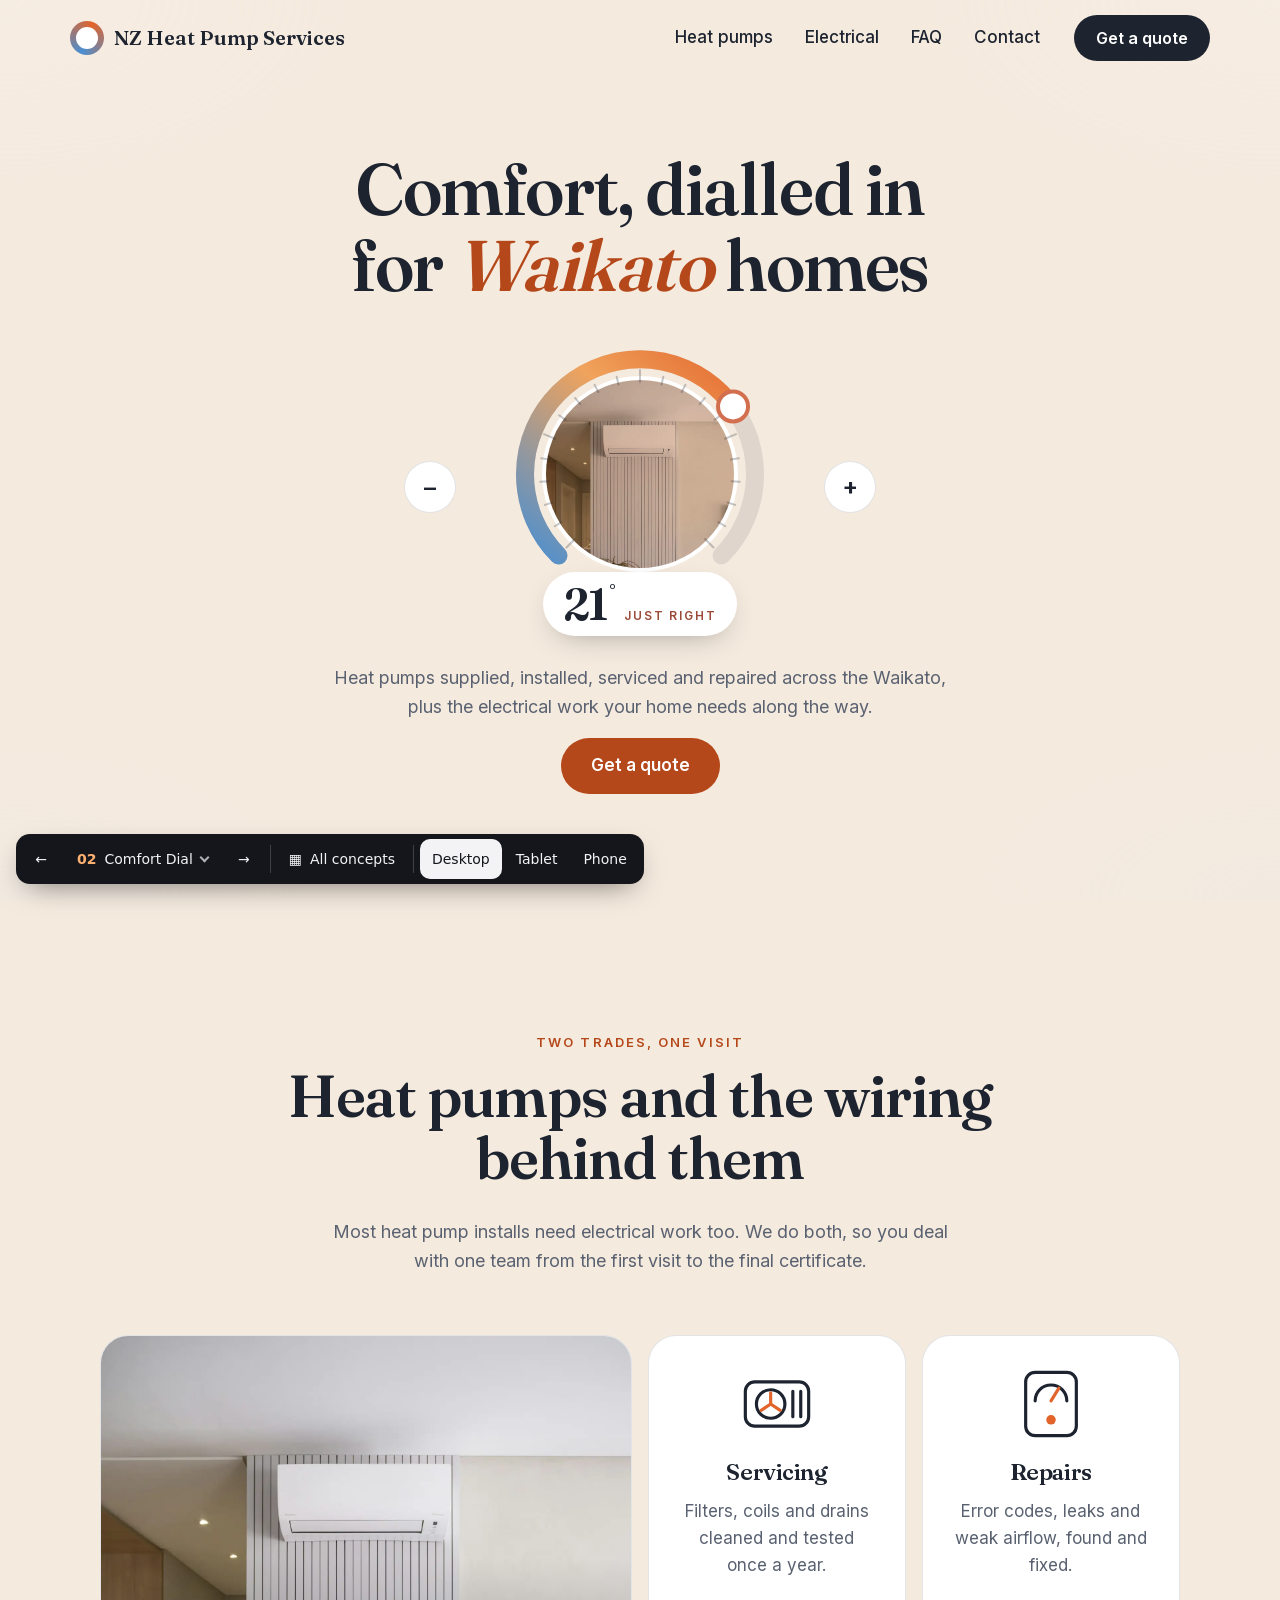
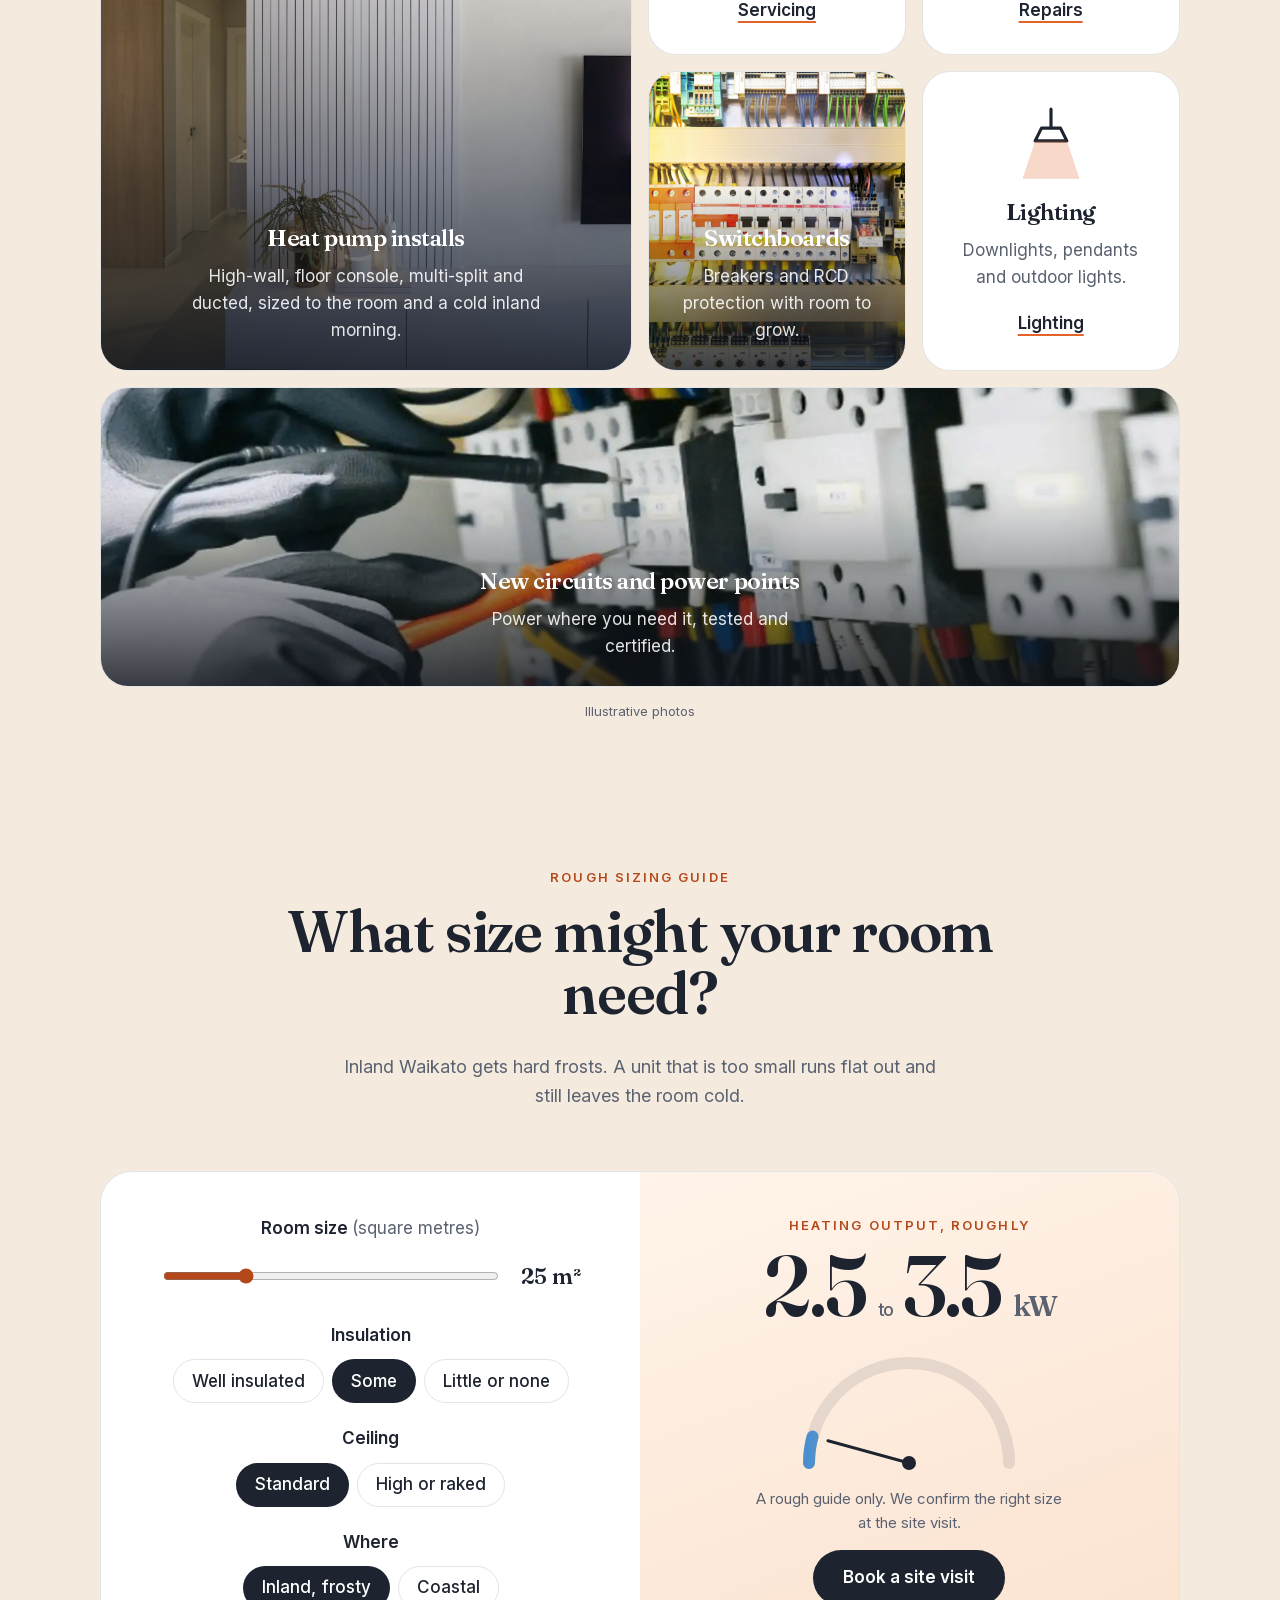
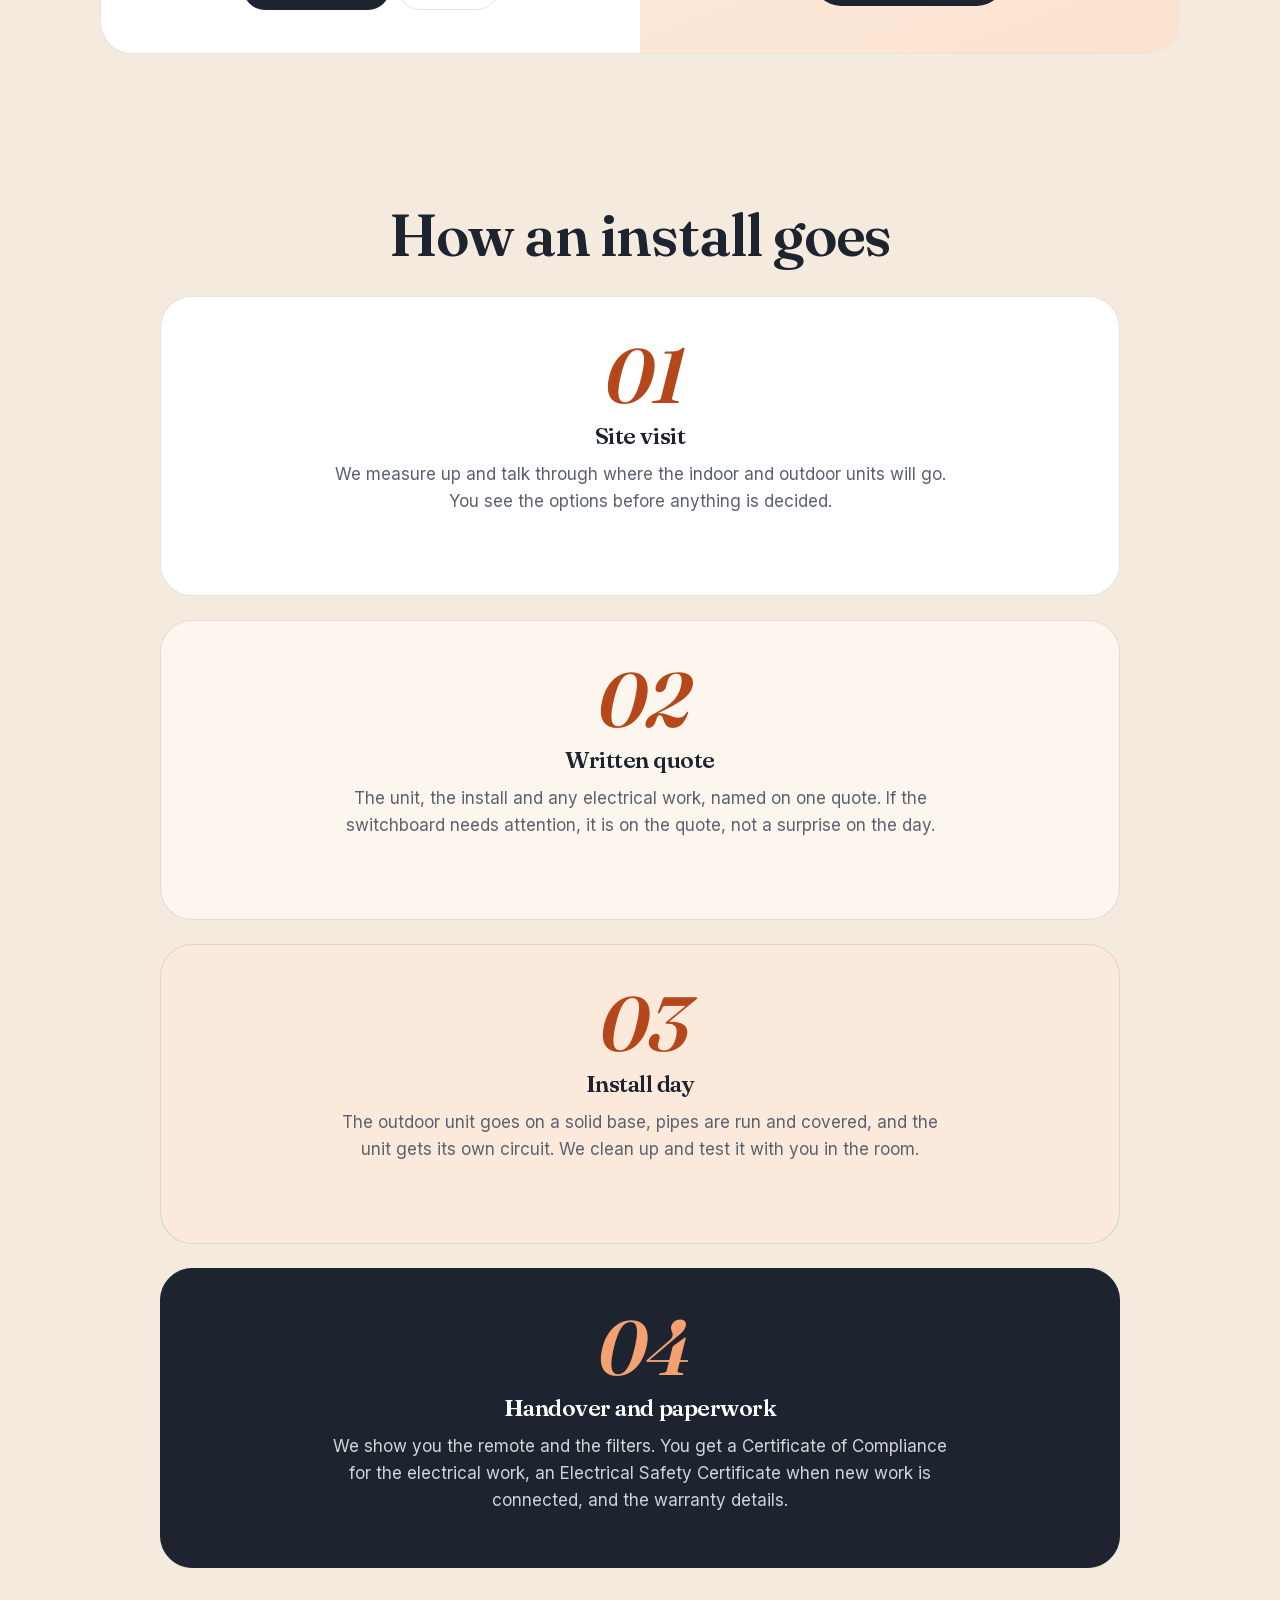
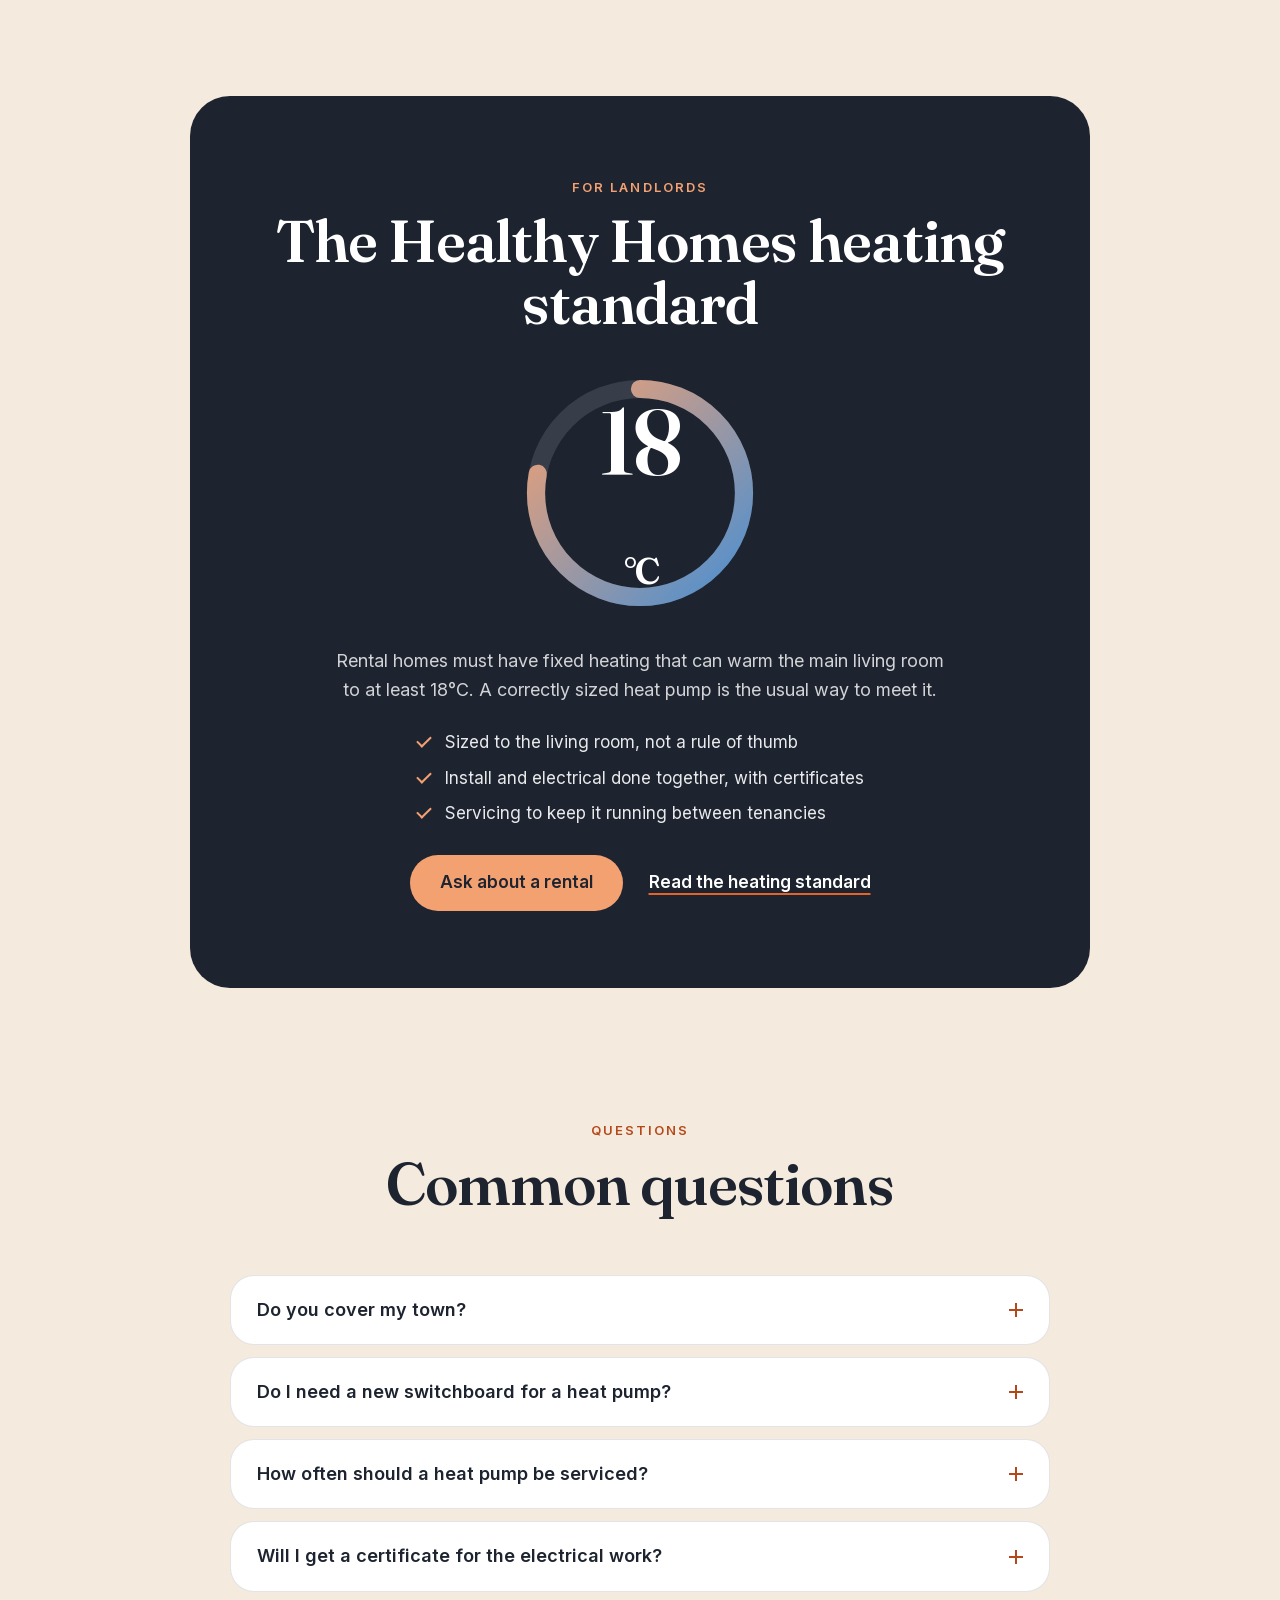
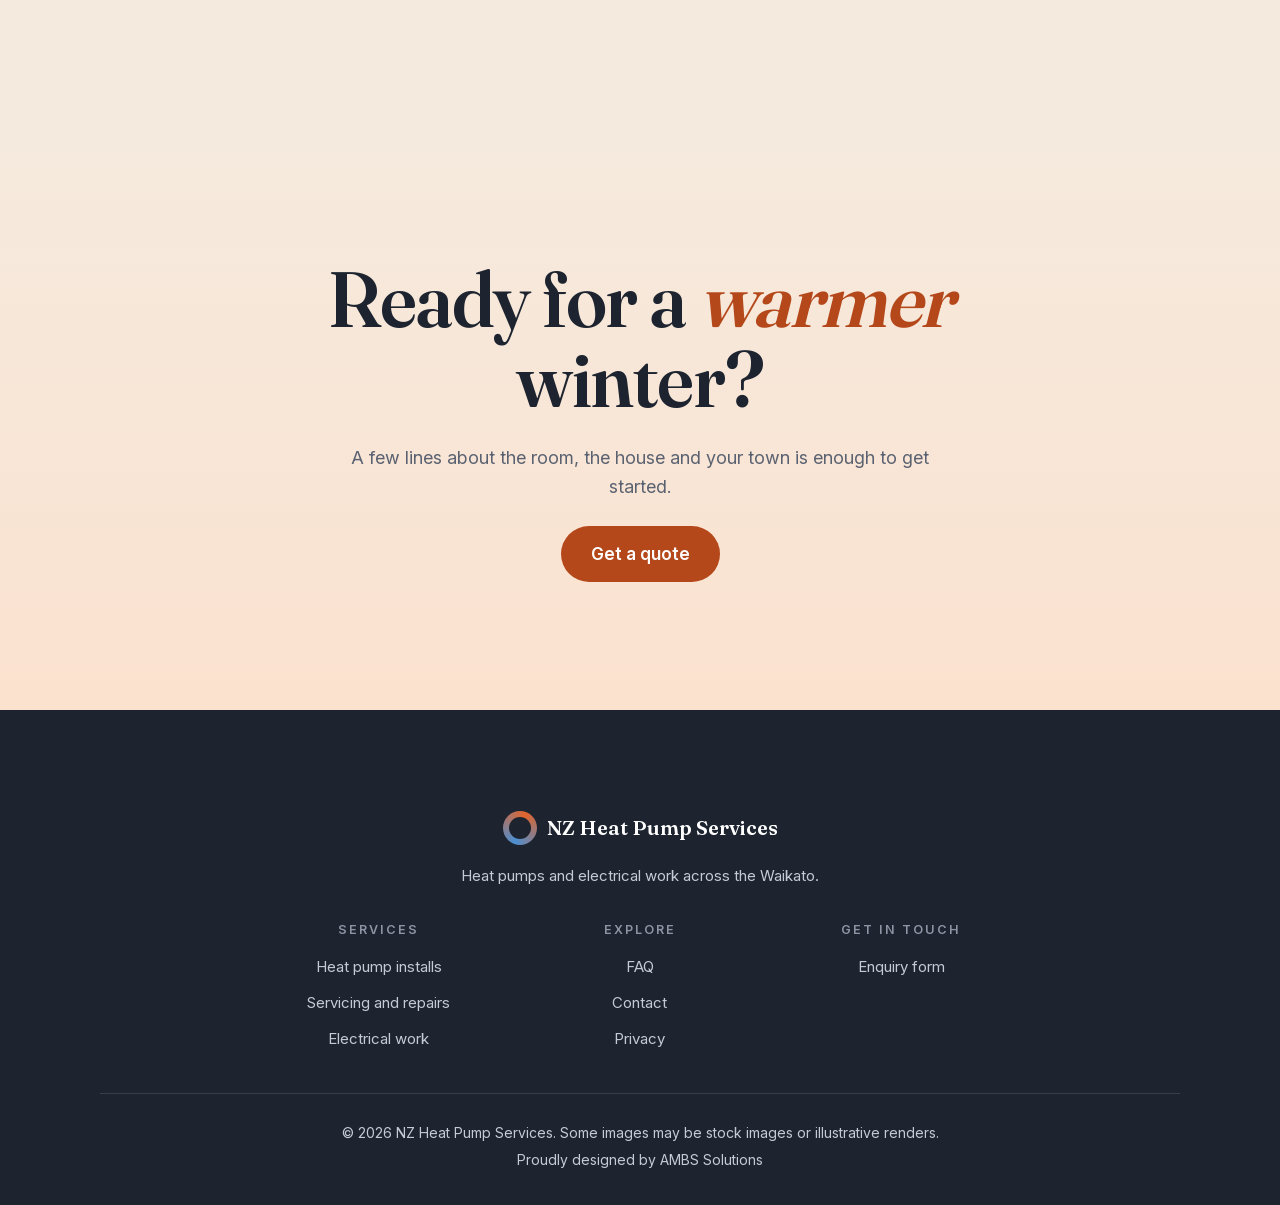
<file: designs/02-comfort-dial/index.html>
<!doctype html>
<html lang="en-NZ">
<head>
<meta charset="utf-8">
<meta name="viewport" content="width=device-width, initial-scale=1, viewport-fit=cover">
<title>Concept 02 Comfort Dial | NZ Heat Pump Services</title>
<meta name="description" content="Heat pump supply, installation, servicing and repairs, plus electrical work for homes across the Waikato.">
<meta name="robots" content="noindex">
<meta name="theme-color" content="#f3efe8">
<link rel="icon" href="../../assets/img/mark.svg" type="image/svg+xml">
<link rel="preload" href="../../assets/fonts/fraunces-latin.woff2" as="font" type="font/woff2" crossorigin>
<link rel="preload" href="../../assets/fonts/inter-latin.woff2" as="font" type="font/woff2" crossorigin>
<link rel="preload" as="image" imagesrcset="../../assets/img/living-hp-800.webp 800w, ../../assets/img/living-hp-1600.webp 1600w" imagesizes="100vw" fetchpriority="high">
<style>
@font-face{font-family:"Fraunces";font-weight:600 700;font-display:optional;src:url(../../assets/fonts/fraunces-latin.woff2) format("woff2")}
@font-face{font-family:"Inter";font-weight:400 600;font-display:swap;src:url(../../assets/fonts/inter-latin.woff2) format("woff2")}
:root{
  --w:0;                                   /* 0 = frosty, 1 = warm. Set by the dial. */
  --frost:#e6eef4;--warmth:#f8e9da;
  --bg:color-mix(in oklab,var(--frost),var(--warmth) calc(var(--w) * 100%));
  --ink:#1d2430;--muted:#5a6271;--line:rgba(29,36,48,.12);--card:#fff;
  --cold:#4b8fd1;--hot:#e2642b;--hot-ink:#b5481a;
  --temp:color-mix(in oklab,var(--cold),var(--hot) calc(var(--w) * 100%));
  --temp-ink:color-mix(in oklab,#265f96,#a8411a calc(var(--w) * 100%));
  --serif:"Fraunces",Georgia,serif;--sans:"Inter",system-ui,-apple-system,"Segoe UI",sans-serif;
  --pad:clamp(20px,5.5vw,80px);--hh:76px;--ease:cubic-bezier(.2,.7,.2,1);
}
*,*::before,*::after{box-sizing:border-box}
html{scroll-padding-top:calc(var(--hh) + 16px);-webkit-text-size-adjust:100%}
body{margin:0;background:var(--bg);color:var(--ink);font:400 17px/1.6 var(--sans);-webkit-font-smoothing:antialiased;transition:background-color .6s}
img,svg{display:block;max-width:100%}
a{color:inherit}
p{margin:0 0 1em}
h1,h2,h3{font-family:var(--serif);font-weight:600;letter-spacing:-.02em;line-height:1.05;margin:0 0 .5em}
h2{font-size:clamp(36px,4.6vw,60px)}
h3{font-size:clamp(21px,1.8vw,26px);line-height:1.2}
:focus-visible{outline:2px solid var(--hot-ink);outline-offset:3px}
.wrap{max-width:1220px;margin:0 auto;padding:0 var(--pad)}
.skip{position:absolute;left:12px;top:-60px;background:var(--ink);color:#fff;padding:12px 16px;z-index:100}
.skip:focus{top:12px}
.lede{font-size:clamp(17px,1.4vw,20px);color:var(--muted);max-width:620px;margin:0 auto 1.4em}
.kicker{display:inline-block;font:600 13px/1 var(--sans);letter-spacing:.16em;text-transform:uppercase;color:var(--hot-ink);margin-bottom:16px}
[data-need]:not(.has){display:none!important}
.btn{position:relative;overflow:hidden;display:inline-flex;align-items:center;justify-content:center;min-height:56px;padding:0 30px;border-radius:999px;background:var(--ink);color:#fff;font:600 17px/1 var(--sans);text-decoration:none;border:0;cursor:pointer}
.btn::after{content:"";position:absolute;inset:0;background:linear-gradient(100deg,transparent 30%,rgba(255,255,255,.3) 50%,transparent 70%);transform:translateX(-120%);transition:transform 1.1s var(--ease)}
.btn:hover::after{transform:translateX(120%)}
.btn.warm{background:var(--hot-ink)}
.tlink{font-weight:600;text-decoration:underline;text-decoration-thickness:1.5px;text-underline-offset:5px;text-decoration-color:var(--hot)}
.acts{display:flex;gap:14px 26px;justify-content:center;align-items:center;flex-wrap:wrap}

.hdr{position:fixed;inset:0 0 auto;z-index:50;height:var(--hh);transition:background .5s,box-shadow .5s}
.hdr.solid,.hdr.open{background:rgba(255,255,255,.96);box-shadow:0 1px 0 var(--line)}
.hdr .wrap{max-width:1400px;height:100%;display:flex;align-items:center;gap:20px}
.brand{display:flex;align-items:center;gap:10px;text-decoration:none;margin-right:auto;min-height:44px}
.brand i{width:34px;height:34px;border-radius:50%;background:conic-gradient(from 200deg,var(--cold),var(--hot),var(--cold));display:grid;place-items:center;flex:none}
.brand i::after{content:"";width:22px;height:22px;border-radius:50%;background:#fff}
.brand b{font:600 20px/1 var(--serif);white-space:nowrap}
.nav{display:flex;gap:4px}
.nav a{padding:10px 14px;text-decoration:none;font-weight:500;min-height:44px;display:flex;align-items:center;border-radius:999px}
.nav a:hover{background:rgba(29,36,48,.06)}
.hdr .btn{min-height:46px;padding:0 22px;font-size:16px}
.menu-btn{display:none;width:48px;height:48px;border:0;background:none;color:inherit;cursor:pointer;padding:12px}
.menu-btn i{display:block;height:2px;background:currentColor;margin:6px 0;transition:transform .5s var(--ease),opacity .3s}
.hdr.open .menu-btn i:nth-child(1){transform:translateY(8px) rotate(45deg)}
.hdr.open .menu-btn i:nth-child(2){opacity:0}
.hdr.open .menu-btn i:nth-child(3){transform:translateY(-8px) rotate(-45deg)}
@media (max-width:900px){.menu-btn{display:block}.hdr .wrap>.btn{display:none}
  .nav{position:fixed;left:0;right:0;top:var(--hh);background:#fff;flex-direction:column;align-items:center;padding:16px var(--pad) 28px;box-shadow:0 1px 0 var(--line);clip-path:inset(0 0 100% 0);visibility:hidden;transition:clip-path .9s var(--ease),visibility 0s .9s}
  .hdr.open .nav{clip-path:inset(0);visibility:visible;transition:clip-path .9s var(--ease)}
  .nav a{font:600 22px/1 var(--serif);padding:14px}.nav .btn{display:flex;margin-top:12px;width:100%;max-width:360px}}
@media (min-width:901px){.nav .btn{display:none}}

/* hero: heat pump + comfort dial */
.hero{position:relative;min-height:min(100svh,1000px);display:grid;grid-template-columns:minmax(0,1fr);place-items:center;padding:calc(var(--hh) + 10px) 0 40px;text-align:center;overflow:hidden}
.frost-edge{position:absolute;inset:0;pointer-events:none;opacity:calc(1 - var(--w));transition:opacity .6s;background:
  radial-gradient(ellipse 40% 30% at 0% 0%,rgba(255,255,255,.95),transparent 70%),radial-gradient(ellipse 40% 30% at 100% 0%,rgba(255,255,255,.95),transparent 70%),
  radial-gradient(ellipse 35% 25% at 0% 100%,rgba(220,235,248,.9),transparent 70%),radial-gradient(ellipse 35% 25% at 100% 100%,rgba(220,235,248,.9),transparent 70%)}
.hero .wrap{position:relative;width:100%}
.hero h1{font-size:clamp(2.6rem,min(6.4vw,9vh),5.8rem);max-width:13ch;margin:18px auto .3em;text-wrap:balance}
.hero h1 em{font-style:italic;color:var(--hot-ink)}
.dial-row{display:flex;align-items:center;justify-content:center;gap:clamp(14px,3vw,34px);margin:6px auto 22px}
.dial-wrap{position:relative;width:min(380px,62vw);margin-bottom:26px}
.dial{width:100%;height:auto;touch-action:none;cursor:grab}
.dial:active{cursor:grabbing}
.dial .track{fill:none;stroke:rgba(29,36,48,.1);stroke-width:18;stroke-linecap:round}
.dial .fill{fill:none;stroke:url(#dg);stroke-width:18;stroke-linecap:round}
.dial .g-cool{mix-blend-mode:multiply;opacity:calc(.75 * (1 - var(--w)))}
.dial .g-warm{mix-blend-mode:multiply;opacity:calc(.55 * var(--w))}
.dial .tick{stroke:rgba(29,36,48,.25);stroke-width:2;stroke-linecap:round}
.dial .knob{fill:#fff;stroke:var(--temp);stroke-width:4}
.readout{position:absolute;left:50%;bottom:-4%;transform:translateX(-50%);display:flex;align-items:baseline;gap:10px;padding:10px 20px;border-radius:999px;background:#fff;box-shadow:0 10px 30px -14px rgba(29,36,48,.45);pointer-events:none;white-space:nowrap}
.readout .t{font:600 clamp(34px,4vw,44px)/1 var(--serif);letter-spacing:-.04em;font-variant-numeric:tabular-nums;color:var(--ink)}
.readout .t small{font-size:.38em;vertical-align:top;margin-left:2px}
.readout .m{font:600 12px/1 var(--sans);letter-spacing:.16em;text-transform:uppercase;color:var(--temp-ink)}
.dial-row>button{flex:none;width:52px;height:52px;border-radius:50%;border:1px solid var(--line);background:#fff;font:600 24px/1 var(--sans);color:var(--ink);cursor:pointer}
.dial-row>button:hover{border-color:var(--hot)}
.hero .lede{margin-bottom:24px}
@media (max-height:900px) and (min-width:700px){.dial-wrap{width:300px}.hero h1{margin-top:6px;font-size:clamp(2.4rem,min(5.6vw,8.4vh),5rem)}.hero{padding-top:calc(var(--hh) + 4px)}.hero .lede{margin-bottom:16px}.dial-row{margin:2px auto 14px}}

/* sections */
.sec{padding:clamp(80px,10vw,130px) 0}
.head{text-align:center;max-width:800px;margin:0 auto clamp(40px,5vw,60px)}
.js .rv{opacity:0;transform:translateY(24px);transition:opacity 1.1s var(--ease),transform 1.1s var(--ease);transition-delay:var(--rd,0s)}
.js .rv.in{opacity:1;transform:none}

/* bento of services */
.bento{display:grid;grid-template-columns:repeat(4,1fr);grid-auto-rows:minmax(240px,auto);gap:16px}
.tile{position:relative;border-radius:28px;overflow:hidden;background:var(--card);border:1px solid var(--line);padding:30px;display:flex;flex-direction:column;align-items:center;justify-content:center;text-align:center;transition:transform .7s var(--ease),box-shadow .7s var(--ease)}
.tile:hover{transform:translateY(-4px);box-shadow:0 24px 50px -30px rgba(29,36,48,.5)}
.tile.ph{padding:0;justify-content:flex-end;color:#fff;min-height:300px}
.tile.ph img{position:absolute;inset:0;width:100%;height:100%;object-fit:cover}
.tile.ph::after{content:"";position:absolute;inset:0;background:linear-gradient(transparent 35%,rgba(16,20,28,.82))}
.tile.ph div{position:relative;z-index:1;padding:26px}
.tile.ph p{color:rgba(255,255,255,.88);margin:0}
.tile p{color:var(--muted);max-width:32ch;margin:0 auto 14px}
.tile .tlink{margin-top:4px}
.span2{grid-column:span 2}.row2{grid-row:span 2}
@media (min-width:981px){.wide{grid-column:span 4}}
.tile .big-ic{width:76px;height:76px;margin-bottom:16px}
.tile .big-ic .l{fill:none;stroke:var(--ink);stroke-width:2;stroke-linecap:round;stroke-linejoin:round}
.tile .big-ic .h{stroke:var(--hot)}
.spin{transform-box:fill-box;transform-origin:center;animation:spin 1.6s linear infinite}
.on1{animation:on 3.6s ease-in-out infinite;animation-delay:var(--d,0s)}
@keyframes spin{to{transform:rotate(360deg)}}
@keyframes on{0%,10%{opacity:.15}25%,80%{opacity:1}95%,100%{opacity:.15}}
@media (max-width:980px){.bento{grid-template-columns:1fr 1fr}.span2{grid-column:span 2}}
@media (max-width:600px){.bento{grid-template-columns:1fr}.span2{grid-column:auto}.row2{grid-row:auto}}

/* sizing guide */
.sizer{display:grid;grid-template-columns:1fr 1fr;max-width:1080px;margin:0 auto;border-radius:32px;overflow:hidden;background:#fff;border:1px solid var(--line)}
.sz{padding:clamp(24px,3.4vw,44px);text-align:center}
.sz-f{border:0;padding:0;margin:0 0 22px;min-width:0}
.sz-f legend,.sz-f>label{display:block;width:100%;font-weight:600;margin-bottom:10px;padding:0}
.sz-range{display:flex;align-items:center;gap:14px;max-width:420px;margin:0 auto}
.sz-range input{flex:1;accent-color:var(--hot-ink);min-height:44px}
.sz-range output{font:600 22px/1 var(--serif);min-width:4.4ch;text-align:right}
.chips{display:flex;flex-wrap:wrap;gap:8px;justify-content:center}
.chips input{position:absolute;opacity:0;width:1px;height:1px}
.chips span{display:inline-flex;align-items:center;min-height:44px;padding:0 18px;border-radius:999px;border:1px solid var(--line);cursor:pointer;font-weight:500;transition:background .4s,color .4s}
.chips input:checked+span{background:var(--ink);color:#fff}
.chips input:focus-visible+span{outline:2px solid var(--hot-ink);outline-offset:3px}
.out{padding:clamp(24px,3.4vw,44px);display:flex;flex-direction:column;align-items:center;justify-content:center;text-align:center;background:linear-gradient(160deg,#fff4ea,#fbe2cf)}
.kw{font:600 clamp(56px,6.6vw,86px)/1.1 var(--serif);letter-spacing:-.03em;margin:4px 0 8px;font-variant-numeric:tabular-nums}
.kw i{font:500 18px var(--sans);font-style:normal;color:var(--muted)}
.kw small{font-size:.34em;color:var(--muted)}
.gauge{width:min(240px,80%);margin:2px 0 14px}
#arc{transition:stroke-dashoffset 1.2s var(--ease)}
#needle{transform-origin:120px 120px;transition:transform 1.2s var(--ease)}
.out p{color:var(--muted);font-size:15px;max-width:34ch}
@media (max-width:860px){.sizer{grid-template-columns:1fr}}

/* stacked steps */
.stack-head{position:sticky;top:var(--hh);z-index:2;padding:22px 0 18px;text-align:center;background:var(--bg)}
.stack-head h2{margin:0}
.stack{list-style:none;padding:12px 0 0;margin:0 auto;max-width:960px;display:grid;gap:24px}
.card{position:sticky;top:calc(var(--hh) + 110px + var(--i) * 70px);min-height:300px;border-radius:32px;padding:clamp(26px,3.4vw,46px);text-align:center;background:#fff;border:1px solid var(--line)}
.card:nth-child(2){background:#fdf6ee}.card:nth-child(3){background:#fbeadb}.card:nth-child(4){background:#1d2430;color:#fff;border-color:#1d2430}
.card:nth-child(4) p{color:rgba(255,255,255,.8)}
.card .no{display:block;font:600 italic clamp(56px,6vw,84px)/.9 var(--serif);color:var(--hot-ink);margin-bottom:12px}
.card:nth-child(4) .no{color:#f4a172}
.card p{color:var(--muted);max-width:56ch;margin:0 auto}
@media (max-height:760px){.card,.stack-head{position:relative;top:auto}}

/* healthy homes */
.hh{max-width:900px;margin:0 auto;text-align:center;background:#1d2430;color:#fff;border-radius:40px;padding:clamp(40px,6vw,80px) clamp(24px,5vw,64px)}
.hh .kicker{color:#f4a172}
.hh .lede{color:rgba(255,255,255,.8)}
.ring{width:min(260px,70vw);margin:10px auto 24px;position:relative}
.ring svg{width:100%;height:auto}
.ring .bg{fill:none;stroke:rgba(255,255,255,.12);stroke-width:14}
.ring .fg{fill:none;stroke:url(#rg);stroke-width:14;stroke-linecap:round;stroke-dasharray:100;stroke-dashoffset:100;transition:stroke-dashoffset 2.4s var(--ease) .3s}
.in .ring .fg{stroke-dashoffset:22}
.ring b{position:absolute;inset:0;display:grid;place-items:center;font:600 clamp(64px,9vw,92px)/1 var(--serif);letter-spacing:-.03em}
.ring b small{font-size:.4em;vertical-align:top}
.hh ul{list-style:none;padding:0;margin:0 auto 28px;display:inline-grid;gap:8px;text-align:left}
.hh li{padding-left:28px;position:relative;color:rgba(255,255,255,.9)}
.hh li::before{content:"";position:absolute;left:0;top:7px;width:14px;height:8px;border-left:2px solid #f4a172;border-bottom:2px solid #f4a172;transform:rotate(-45deg)}
.hh .btn{background:#f4a172;color:#1d2430}
.hh .tlink{color:#fff}

/* faq */
.acc{max-width:820px;margin:0 auto;text-align:left}
.acc-item{border-radius:24px;background:#fff;border:1px solid var(--line);margin-bottom:12px}
.acc-item h3{margin:0;font-size:inherit}
.acc-btn{width:100%;display:flex;justify-content:space-between;gap:16px;align-items:center;background:none;border:0;color:inherit;text-align:left;padding:22px 26px;min-height:44px;cursor:pointer;font:600 18px/1.35 var(--sans)}
.acc-btn::after{content:"";flex:none;width:14px;height:14px;background:linear-gradient(var(--hot-ink),var(--hot-ink)) center/14px 2px no-repeat,linear-gradient(var(--hot-ink),var(--hot-ink)) center/2px 14px no-repeat;transition:transform 1.4s var(--ease)}
.acc-item.open .acc-btn::after{transform:rotate(135deg)}
.acc-panel{display:grid;grid-template-rows:1fr}
.js .acc-panel{grid-template-rows:0fr;visibility:hidden;transition:grid-template-rows 1.4s var(--ease),visibility 0s 1.4s}
.js .acc-item.open .acc-panel{grid-template-rows:1fr;visibility:visible;transition:grid-template-rows 1.4s var(--ease),visibility 0s}
.acc-panel>div{overflow:hidden}
.acc-panel>div>div{padding:0 26px 22px;color:var(--muted)}

.cta{text-align:center;padding:clamp(80px,10vw,130px) var(--pad);background:linear-gradient(180deg,transparent,#fbe2cf)}
.cta h2{font-size:clamp(42px,6vw,84px);max-width:14ch;margin:0 auto .3em}
.cta h2 em{color:var(--hot-ink)}
.ftr{background:#1d2430;color:#c5cad4;padding:clamp(60px,8vw,96px) 0 calc(30px + env(safe-area-inset-bottom));text-align:center;font-size:15px}
.ftr .brand{justify-content:center;margin:0 0 14px;color:#fff}
.ftr .brand i::after{background:#1d2430}
.ftr .cols{display:grid;grid-template-columns:repeat(3,1fr);max-width:760px;margin:36px auto;gap:24px}
.ftr h2{font:600 12.5px/1 var(--sans);letter-spacing:.16em;text-transform:uppercase;color:#8d95a5;margin:0 0 12px}
.ftr ul{list-style:none;padding:0;margin:0}
.ftr li a{display:inline-block;padding:6px 0;text-decoration:none}
.ftr li a:hover{color:#f4a172}
.ftr .legal{border-top:1px solid rgba(255,255,255,.12);padding-top:24px;font-size:14px}
.ftr .legal p{margin:.3em 0}
@media (max-width:600px){.ftr .cols{grid-template-columns:1fr 1fr}.ftr .cols>div:last-child{grid-column:1/-1}}
.qbar{display:none}
@media (max-width:760px){.qbar{display:flex;position:fixed;left:12px;right:12px;bottom:calc(12px + env(safe-area-inset-bottom));z-index:40;gap:8px;transform:translateY(140%);transition:transform .7s var(--ease)}.qbar.show{transform:none}.qbar a{flex:1;min-height:52px;border-radius:999px;display:flex;align-items:center;justify-content:center;font-weight:600;text-decoration:none;background:#fff;box-shadow:0 0 0 1px var(--line)}.qbar a.go{background:var(--ink);color:#fff}.ftr{padding-bottom:calc(96px + env(safe-area-inset-bottom))}}
@media (prefers-reduced-motion:reduce){*,*::before,*::after{animation-duration:.01ms!important;animation-iteration-count:1!important;animation-delay:0s!important;transition-duration:.01ms!important;transition-delay:0s!important}.on1{opacity:1}}
@media (max-height:820px) and (min-width:700px){.dial-wrap{width:236px;margin-bottom:20px}.hero h1{font-size:clamp(2.2rem,min(5vw,7.4vh),4.4rem);margin-bottom:.15em}.readout{padding:7px 16px}.readout .t{font-size:30px}.hero .lede{margin-bottom:12px}.btn{min-height:50px}}
@media (max-width:600px){.hero h1{font-size:clamp(2.1rem,9vw,2.8rem)}.dial-wrap{width:min(300px,58vw)}.dial-row>button{width:46px;height:46px}.dial-row{gap:10px}}
</style>
<script>document.documentElement.classList.add("js")</script>
</head>
<body>
<a class="skip" href="#main">Skip to content</a>
<header class="hdr"><div class="wrap">
  <a class="brand" href="./" aria-label="NZ Heat Pump Services, home"><i aria-hidden="true"></i><b>NZ Heat Pump Services</b></a>
  <nav class="nav" id="nav" aria-label="Main"><a href="../../heat-pumps.html">Heat pumps</a><a href="../../electrical.html">Electrical</a><a href="../../faq.html">FAQ</a><a href="../../contact.html">Contact</a><a class="btn" href="../../contact.html">Get a quote</a></nav>
  <a class="btn" href="../../contact.html">Get a quote</a>
  <button class="menu-btn" aria-expanded="false" aria-controls="nav" aria-label="Menu"><i></i><i></i><i></i></button>
</div></header>

<main id="main">
  <section class="hero" id="hero" aria-labelledby="h1">
    <div class="frost-edge" aria-hidden="true"></div>
    <div class="wrap">
      <h1 id="h1">Comfort, dialled in for <em>Waikato</em> homes</h1>
      <div class="dial-row">
      <button type="button" id="down" aria-label="Cooler">−</button>
      <div class="dial-wrap">
        <svg class="dial" id="dial" viewBox="0 0 300 300" role="slider" tabindex="0" aria-label="Room temperature" aria-valuemin="14" aria-valuemax="24" aria-valuenow="15" aria-valuetext="15 degrees">
          <defs><linearGradient id="dg" x1="0" y1="1" x2="1" y2="0"><stop offset="0" stop-color="#4b8fd1"/><stop offset=".6" stop-color="#f0a35c"/><stop offset="1" stop-color="#e2642b"/></linearGradient></defs>
          <clipPath id="win"><circle cx="150" cy="150" r="96"/></clipPath>
          <g clip-path="url(#win)">
            <image href="../../assets/img/living-hp-800.webp" x="40" y="40" width="220" height="304" preserveAspectRatio="xMidYMid slice"/>
            <rect class="g-cool" x="40" y="40" width="220" height="220" fill="#8fbbe2"/>
            <rect class="g-warm" x="40" y="40" width="220" height="220" fill="#f3a466"/>
          </g>
          <circle cx="150" cy="150" r="96" fill="none" stroke="#fff" stroke-width="4"/>
          <g id="ticks"></g>
          <path class="track" d="M68.5 231.5A115 115 0 1 1 231.5 231.5"/>
          <path class="fill" id="fill" d="M68.5 231.5A115 115 0 1 1 231.5 231.5" pathLength="100" stroke-dasharray="100" stroke-dashoffset="90"/>
          <circle class="knob" id="knob" cx="68.5" cy="231.5" r="15"/>
        </svg>
        <div class="readout" aria-hidden="true"><div class="t"><span id="tval">15</span><small>°</small></div><div class="m" id="tmode">Frosty</div></div>
      </div>
      <button type="button" id="up" aria-label="Warmer">+</button>
      </div>
      <p class="lede">Heat pumps supplied, installed, serviced and repaired across the Waikato, plus the electrical work your home needs along the way.</p>
      <div class="acts"><a class="btn warm" href="../../contact.html">Get a quote</a><a class="tlink" href="#" data-href="tel" data-need="phone">Call <span data-fact="phone"></span></a></div>
    </div>
  </section>

  <section class="sec" aria-labelledby="svc-h">
    <div class="wrap">
      <div class="head rv"><span class="kicker">Two trades, one visit</span><h2 id="svc-h">Heat pumps and the wiring behind them</h2><p class="lede">Most heat pump installs need electrical work too. We do both, so you deal with one team from the first visit to the final certificate.</p></div>
      <div class="bento">
        <a class="tile ph span2 row2 rv" href="../../heat-pumps.html" style="text-decoration:none"><img src="../../assets/img/living-hp-800.webp" srcset="../../assets/img/living-hp-800.webp 800w, ../../assets/img/living-hp-1600.webp 1600w" sizes="(max-width:980px) 92vw, 600px" width="800" height="1107" alt="A calm living room with a high-wall heat pump" loading="lazy" style="object-position:50% 20%"><div><h3>Heat pump installs</h3><p>High-wall, floor console, multi-split and ducted, sized to the room and a cold inland morning.</p></div></a>
        <div class="tile rv" style="--rd:.08s"><svg class="big-ic" viewBox="0 0 48 48" aria-hidden="true"><rect class="l" x="4" y="10" width="40" height="28" rx="6"/><circle class="l" cx="20" cy="24" r="9"/><g class="spin"><path class="l h" d="M20 24v-7M20 24l6 4M20 24l-6 4"/><circle cx="20" cy="24" r="9" fill="none"/></g><path class="l" d="M34 16v16M39 16v16"/></svg><h3>Servicing</h3><p>Filters, coils and drains cleaned and tested once a year.</p><a class="tlink" href="../../heat-pumps.html#servicing">Servicing</a></div>
        <div class="tile rv" style="--rd:.16s"><svg class="big-ic" viewBox="0 0 48 48" aria-hidden="true"><rect class="l" x="8" y="4" width="32" height="40" rx="6"/><path class="l" d="M14 22a10 10 0 0 1 20 0"/><path class="l h" d="M24 22l5-8"/><circle cx="24" cy="34" r="3" fill="#e2642b" class="on1"/></svg><h3>Repairs</h3><p>Error codes, leaks and weak airflow, found and fixed.</p><a class="tlink" href="../../heat-pumps.html#servicing">Repairs</a></div>
        <a class="tile ph rv" href="../../electrical.html" style="text-decoration:none"><img src="../../assets/img/switchboard-800.webp" width="800" height="1000" alt="A neatly wired switchboard" loading="lazy"><div><h3>Switchboards</h3><p>Breakers and RCD protection with room to grow.</p></div></a>
        <div class="tile rv" style="--rd:.08s"><svg class="big-ic" viewBox="0 0 48 48" aria-hidden="true"><path class="l" d="M24 2v12M14 22l4-8h12l4 8z"/><path class="on1" style="fill:rgba(226,100,43,.25)" d="M14 22L6 46h36l-8-24z"/></svg><h3>Lighting</h3><p>Downlights, pendants and outdoor lights.</p><a class="tlink" href="../../electrical.html">Lighting</a></div>
        <a class="tile ph span2 wide rv" href="../../electrical.html" style="text-decoration:none"><img src="../../assets/img/testing-800.webp" srcset="../../assets/img/testing-800.webp 800w, ../../assets/img/testing-1600.webp 1600w" sizes="(max-width:980px) 92vw, 1100px" width="800" height="600" alt="An electrician testing circuit breakers" loading="lazy"><div><h3>New circuits and power points</h3><p>Power where you need it, tested and certified.</p></div></a>
      </div>
      <p class="center" style="text-align:center;font-size:13px;color:var(--muted);margin-top:14px">Illustrative photos</p>
    </div>
  </section>

  <section class="sec" style="padding-top:0" aria-labelledby="sz-h">
    <div class="wrap">
      <div class="head rv"><span class="kicker">Rough sizing guide</span><h2 id="sz-h">What size might your room need?</h2><p class="lede">Inland Waikato gets hard frosts. A unit that is too small runs flat out and still leaves the room cold.</p></div>
      <div class="sizer rv" id="sizer">
        <div class="sz">
          <div class="sz-f"><label for="sz-area">Room size <span style="color:var(--muted);font-weight:400">(square metres)</span></label><div class="sz-range"><input id="sz-area" type="range" min="8" max="80" value="25"><output id="sz-out" for="sz-area">25 m²</output></div></div>
          <fieldset class="sz-f"><legend>Insulation</legend><div class="chips"><label><input type="radio" name="ins" value="90"><span>Well insulated</span></label><label><input type="radio" name="ins" value="110" checked><span>Some</span></label><label><input type="radio" name="ins" value="140"><span>Little or none</span></label></div></fieldset>
          <fieldset class="sz-f"><legend>Ceiling</legend><div class="chips"><label><input type="radio" name="ceil" value="1" checked><span>Standard</span></label><label><input type="radio" name="ceil" value="1.2"><span>High or raked</span></label></div></fieldset>
          <fieldset class="sz-f" style="margin:0"><legend>Where</legend><div class="chips"><label><input type="radio" name="loc" value="1.1" checked><span>Inland, frosty</span></label><label><input type="radio" name="loc" value="1"><span>Coastal</span></label></div></fieldset>
        </div>
        <div class="out" aria-live="polite">
          <span class="kicker" style="margin:0 0 4px;display:block">Heating output, roughly</span>
          <div class="kw"><span id="lo">2.5</span> <i>to</i> <span id="hi">3.5</span> <small>kW</small></div>
          <svg class="gauge" viewBox="0 0 240 130" aria-hidden="true"><defs><linearGradient id="gg" x1="0" x2="1"><stop offset="0" stop-color="#4b8fd1"/><stop offset=".6" stop-color="#f0a35c"/><stop offset="1" stop-color="#e2642b"/></linearGradient></defs><path d="M20 120A100 100 0 0 1 220 120" fill="none" stroke="rgba(29,36,48,.1)" stroke-width="12" stroke-linecap="round"/><path id="arc" d="M20 120A100 100 0 0 1 220 120" fill="none" stroke="url(#gg)" stroke-width="12" stroke-linecap="round" pathLength="100" stroke-dasharray="100" stroke-dashoffset="70"/><line id="needle" x1="120" y1="120" x2="120" y2="36" stroke="#1d2430" stroke-width="3" stroke-linecap="round"/><circle cx="120" cy="120" r="7" fill="#1d2430"/></svg>
          <p>A rough guide only. We confirm the right size at the site visit.</p>
          <a class="btn" href="../../contact.html">Book a site visit</a>
        </div>
      </div>
    </div>
  </section>

  <section class="sec" style="padding-top:0" aria-labelledby="inst-h">
    <div class="wrap">
      <div class="stack-head"><h2 id="inst-h">How an install goes</h2></div>
      <ol class="stack">
        <li class="card" style="--i:0"><span class="no">01</span><h3>Site visit</h3><p>We measure up and talk through where the indoor and outdoor units will go. You see the options before anything is decided.</p></li>
        <li class="card" style="--i:1"><span class="no">02</span><h3>Written quote</h3><p>The unit, the install and any electrical work, named on one quote. If the switchboard needs attention, it is on the quote, not a surprise on the day.</p></li>
        <li class="card" style="--i:2"><span class="no">03</span><h3>Install day</h3><p>The outdoor unit goes on a solid base, pipes are run and covered, and the unit gets its own circuit. We clean up and test it with you in the room.</p></li>
        <li class="card" style="--i:3"><span class="no">04</span><h3>Handover and paperwork</h3><p>We show you the remote and the filters. You get a Certificate of Compliance for the electrical work, an Electrical Safety Certificate when new work is connected, and the warranty details.</p></li>
      </ol>
    </div>
  </section>

  <section class="sec" style="padding-top:0" aria-labelledby="hh-h">
    <div class="wrap"><div class="hh rv">
      <span class="kicker">For landlords</span>
      <h2 id="hh-h">The Healthy Homes heating standard</h2>
      <div class="ring" aria-hidden="true"><svg viewBox="0 0 200 200"><defs><linearGradient id="rg" x1="0" y1="1" x2="1" y2="0"><stop offset="0" stop-color="#4b8fd1"/><stop offset="1" stop-color="#f4a172"/></linearGradient></defs><circle class="bg" cx="100" cy="100" r="80"/><circle class="fg" cx="100" cy="100" r="80" pathLength="100" transform="rotate(-90 100 100)"/></svg><b>18<small>°C</small></b></div>
      <p class="lede">Rental homes must have fixed heating that can warm the main living room to at least 18°C. A correctly sized heat pump is the usual way to meet it.</p>
      <ul><li>Sized to the living room, not a rule of thumb</li><li>Install and electrical done together, with certificates</li><li>Servicing to keep it running between tenancies</li></ul>
      <div class="acts"><a class="btn" href="../../contact.html">Ask about a rental</a><a class="tlink" href="https://www.tenancy.govt.nz/healthy-homes/heating-standard/" rel="noopener">Read the heating standard</a></div>
    </div></div>
  </section>

  <section class="sec" style="padding-top:0" aria-labelledby="faq-h">
    <div class="wrap">
      <div class="head rv"><span class="kicker">Questions</span><h2 id="faq-h">Common questions</h2></div>
      <div class="acc">
        <div class="acc-item"><h3><button class="acc-btn" aria-expanded="false" aria-controls="q1">Do you cover my town?</button></h3><div class="acc-panel" id="q1"><div><div>We work across the Waikato, from Hamilton and Cambridge out to the smaller towns. Put your town in your enquiry and we will confirm straight away.</div></div></div></div>
        <div class="acc-item"><h3><button class="acc-btn" aria-expanded="false" aria-controls="q2">Do I need a new switchboard for a heat pump?</button></h3><div class="acc-panel" id="q2"><div><div>Not always. A heat pump normally gets its own circuit. Some older switchboards have no room for one or need upgrading first. We check at the site visit.</div></div></div></div>
        <div class="acc-item"><h3><button class="acc-btn" aria-expanded="false" aria-controls="q3">How often should a heat pump be serviced?</button></h3><div class="acc-panel" id="q3"><div><div>Most manufacturers recommend a professional service once a year. Between services, clean the indoor filters every few weeks when the unit is working hard.</div></div></div></div>
        <div class="acc-item"><h3><button class="acc-btn" aria-expanded="false" aria-controls="q4">Will I get a certificate for the electrical work?</button></h3><div class="acc-panel" id="q4"><div><div>Yes. A Certificate of Compliance for the electrical work, and an Electrical Safety Certificate when new work is connected to supply.</div></div></div></div>
      </div>
    </div>
  </section>

  <section class="cta" aria-labelledby="cta-h">
    <h2 id="cta-h">Ready for a <em>warmer</em> winter?</h2>
    <p class="lede">A few lines about the room, the house and your town is enough to get started.</p>
    <div class="acts"><a class="btn warm" href="../../contact.html">Get a quote</a><a class="tlink" href="#" data-href="tel" data-need="phone">Call <span data-fact="phone"></span></a></div>
  </section>
</main>

<footer class="ftr"><div class="wrap">
  <a class="brand" href="./" aria-label="NZ Heat Pump Services, home"><i aria-hidden="true"></i><b>NZ Heat Pump Services</b></a>
  <p>Heat pumps and electrical work across the Waikato.</p>
  <div class="cols">
    <div><h2>Services</h2><ul><li><a href="../../heat-pumps.html">Heat pump installs</a></li><li><a href="../../heat-pumps.html#servicing">Servicing and repairs</a></li><li><a href="../../electrical.html">Electrical work</a></li></ul></div>
    <div><h2>Explore</h2><ul><li><a href="../../faq.html">FAQ</a></li><li><a href="../../contact.html">Contact</a></li><li><a href="../../privacy.html">Privacy</a></li></ul></div>
    <div><h2>Get in touch</h2><ul><li data-need="phone"><a href="#" data-href="tel" data-fact="phone"></a></li><li data-need="email"><a href="#" data-fact="email"></a></li><li><a href="../../contact.html">Enquiry form</a></li></ul></div>
  </div>
  <div class="legal"><p>&copy; 2026 NZ Heat Pump Services. Some images may be stock images or illustrative renders.</p><p>Proudly designed by AMBS Solutions</p></div>
</div></footer>
<nav class="qbar" aria-label="Quick actions"><a href="#" data-href="tel" data-need="phone">Call</a><a class="go" href="../../contact.html">Get a quote</a></nav>

<script src="../../assets/business.js?v=2"></script>
<script>
(function(){
  var S=window.SITE||{},R=matchMedia("(prefers-reduced-motion: reduce)").matches,root=document.documentElement;
  function $$(s,r){return [].slice.call((r||document).querySelectorAll(s))}
  function has(v){return v!=null&&v!==""&&!(Array.isArray(v)&&!v.length)}
  $$("[data-fact]").forEach(function(el){var k=el.getAttribute("data-fact");if(has(S[k]))el.textContent=S[k]});
  $$("[data-href=tel]").forEach(function(el){if(S.phoneTel)el.href="tel:"+S.phoneTel});
  $$("[data-need]").forEach(function(el){if(el.getAttribute("data-need").split(/\s+/).every(function(k){return has(S[k])}))el.classList.add("has")});
  var hdr=document.querySelector(".hdr"),mb=document.querySelector(".menu-btn");
  function sc(){hdr.classList.toggle("solid",scrollY>40)}addEventListener("scroll",sc,{passive:true});sc();
  mb.addEventListener("click",function(){var o=mb.getAttribute("aria-expanded")!=="true";mb.setAttribute("aria-expanded",String(o));hdr.classList.toggle("open",o)});

  // comfort dial: 14 to 24 degrees across a 270 degree arc
  var dial=document.getElementById("dial"),fill=document.getElementById("fill"),knob=document.getElementById("knob"),tv=document.getElementById("tval"),tm=document.getElementById("tmode");
  var MIN=14,MAX=24,cur=15,shown=15,curW=0,ticks=document.getElementById("ticks"),NS="http://www.w3.org/2000/svg";
  for(var i=0;i<=20;i++){var a=(135+i*13.5)*Math.PI/180,l=document.createElementNS(NS,"line");l.setAttribute("class","tick");l.setAttribute("x1",150+92*Math.cos(a));l.setAttribute("y1",150+92*Math.sin(a));l.setAttribute("x2",150+(i%5?100:104)*Math.cos(a));l.setAttribute("y2",150+(i%5?100:104)*Math.sin(a));ticks.appendChild(l)}
  function mode(t){return t<16?"Frosty":t<18.5?"Chilly":t<20?"Getting there":t<22.5?"Just right":"Toasty"}
  function paint(t){var f=(t-MIN)/(MAX-MIN),a=(135+f*270)*Math.PI/180;
    fill.setAttribute("stroke-dashoffset",String(100-f*100));knob.setAttribute("cx",150+115*Math.cos(a));knob.setAttribute("cy",150+115*Math.sin(a));
    curW=Math.max(0,Math.min(1,(t-15)/7));root.style.setProperty("--w",curW.toFixed(3));
    var r=Math.round(t);tv.textContent=r;tm.textContent=mode(t);dial.setAttribute("aria-valuenow",r);dial.setAttribute("aria-valuetext",r+" degrees, "+mode(t).toLowerCase())}
  // ease towards the set temperature, and stop the loop once it settles
  var running=false;
  function anim(){shown+=(cur-shown)*.16;if(Math.abs(cur-shown)<.01)shown=cur;paint(shown);if(shown!==cur)requestAnimationFrame(anim);else running=false}
  function set(t,instant){cur=Math.max(MIN,Math.min(MAX,t));if(instant||R){shown=cur;paint(shown);return}if(!running){running=true;requestAnimationFrame(anim)}}
  function fromPointer(e){var b=dial.getBoundingClientRect(),dx=e.clientX-(b.left+b.width/2),dy=e.clientY-(b.top+b.height/2),deg=Math.atan2(dy,dx)*180/Math.PI;deg=(deg-135+720)%360;if(deg>270)deg=deg>315?0:270;set(MIN+deg/270*(MAX-MIN))}
  var drag=false;dial.addEventListener("pointerdown",function(e){drag=true;dial.setPointerCapture(e.pointerId);fromPointer(e)});
  dial.addEventListener("pointermove",function(e){if(drag)fromPointer(e)});dial.addEventListener("pointerup",function(){drag=false});
  dial.addEventListener("keydown",function(e){if(e.key==="ArrowRight"||e.key==="ArrowUp"){set(Math.round(cur)+1);e.preventDefault()}if(e.key==="ArrowLeft"||e.key==="ArrowDown"){set(Math.round(cur)-1);e.preventDefault()}});
  document.getElementById("up").addEventListener("click",function(){set(Math.round(cur)+1)});
  document.getElementById("down").addEventListener("click",function(){set(Math.round(cur)-1)});
  paint(15);if(!R)setTimeout(function(){set(21)},150);else set(21,true);

  // sizing guide
  var sz=document.getElementById("sizer"),ar=document.getElementById("sz-area");
  function v(n){var c=sz.querySelector('input[name="'+n+'"]:checked');return c?+c.value:1}
  function r5(z){return Math.max(2,Math.round(z*2)/2)}
  function calc(){var kw=+ar.value*v("ins")*v("ceil")*v("loc")/1000,a=r5(kw*.9),b=r5(kw*1.1);if(b<=a)b=a+.5;
    document.getElementById("sz-out").textContent=ar.value+" m²";document.getElementById("lo").textContent=a.toFixed(1);document.getElementById("hi").textContent=b.toFixed(1);
    var f=Math.min(1,Math.max(0,(kw-2)/12));document.getElementById("arc").setAttribute("stroke-dashoffset",String(100-f*100));document.getElementById("needle").style.transform="rotate("+(-90+f*180)+"deg)"}
  sz.addEventListener("input",calc);calc();
  $$(".acc-btn").forEach(function(b){b.addEventListener("click",function(){var o=b.getAttribute("aria-expanded")!=="true";b.setAttribute("aria-expanded",String(o));b.closest(".acc-item").classList.toggle("open",o)})});
  var qb=document.querySelector(".qbar");if("IntersectionObserver" in window)new IntersectionObserver(function(es){qb.classList.toggle("show",!es[0].isIntersecting)}).observe(hero);
  var els=$$(".rv");if(R||!("IntersectionObserver" in window)){els.forEach(function(e){e.classList.add("in")});return}
  var io=new IntersectionObserver(function(es){es.forEach(function(e){if(e.isIntersecting){e.target.classList.add("in");io.unobserve(e.target)}})},{threshold:.12,rootMargin:"0px 0px -40px 0px"});
  els.forEach(function(e){io.observe(e)});
})();
</script>
<script>addEventListener("load",function(){var s=document.createElement("script");s.src="../../assets/review.js";document.body.appendChild(s)})</script>
</body>
</html>
</file>
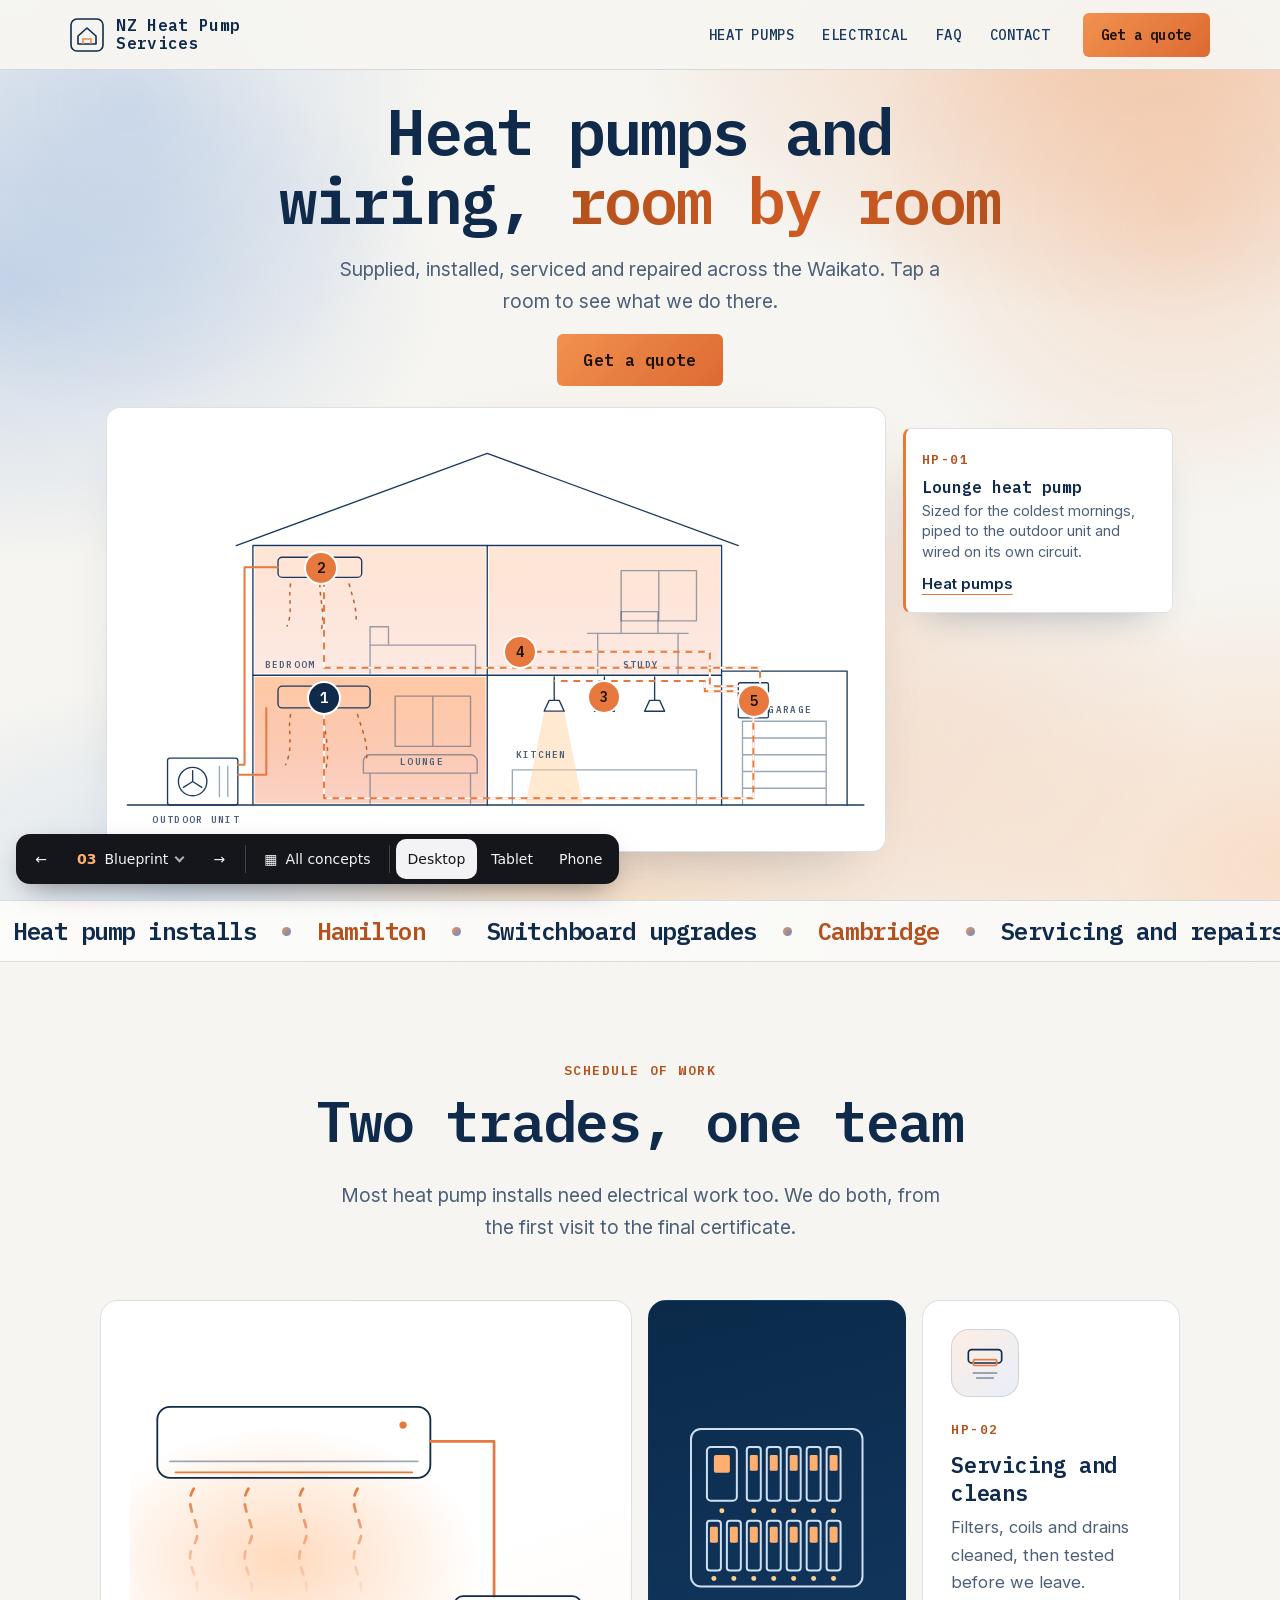
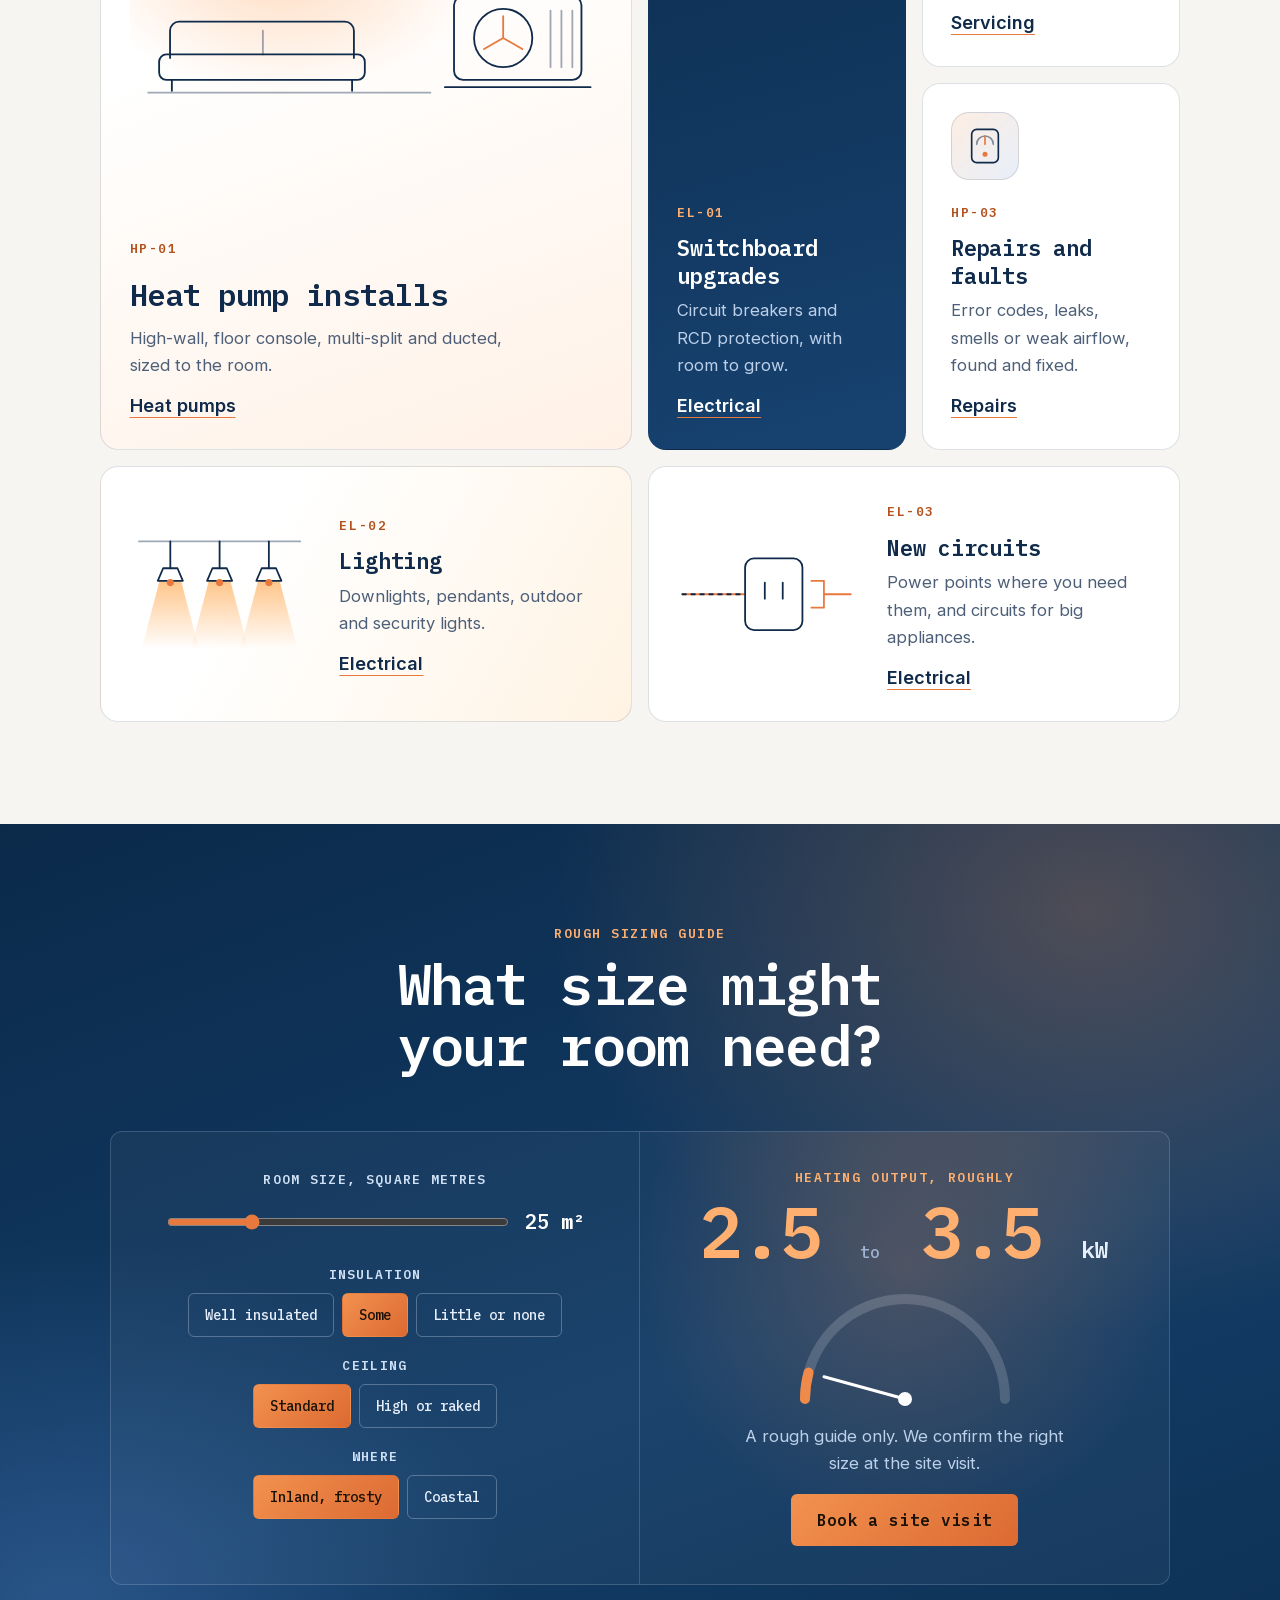
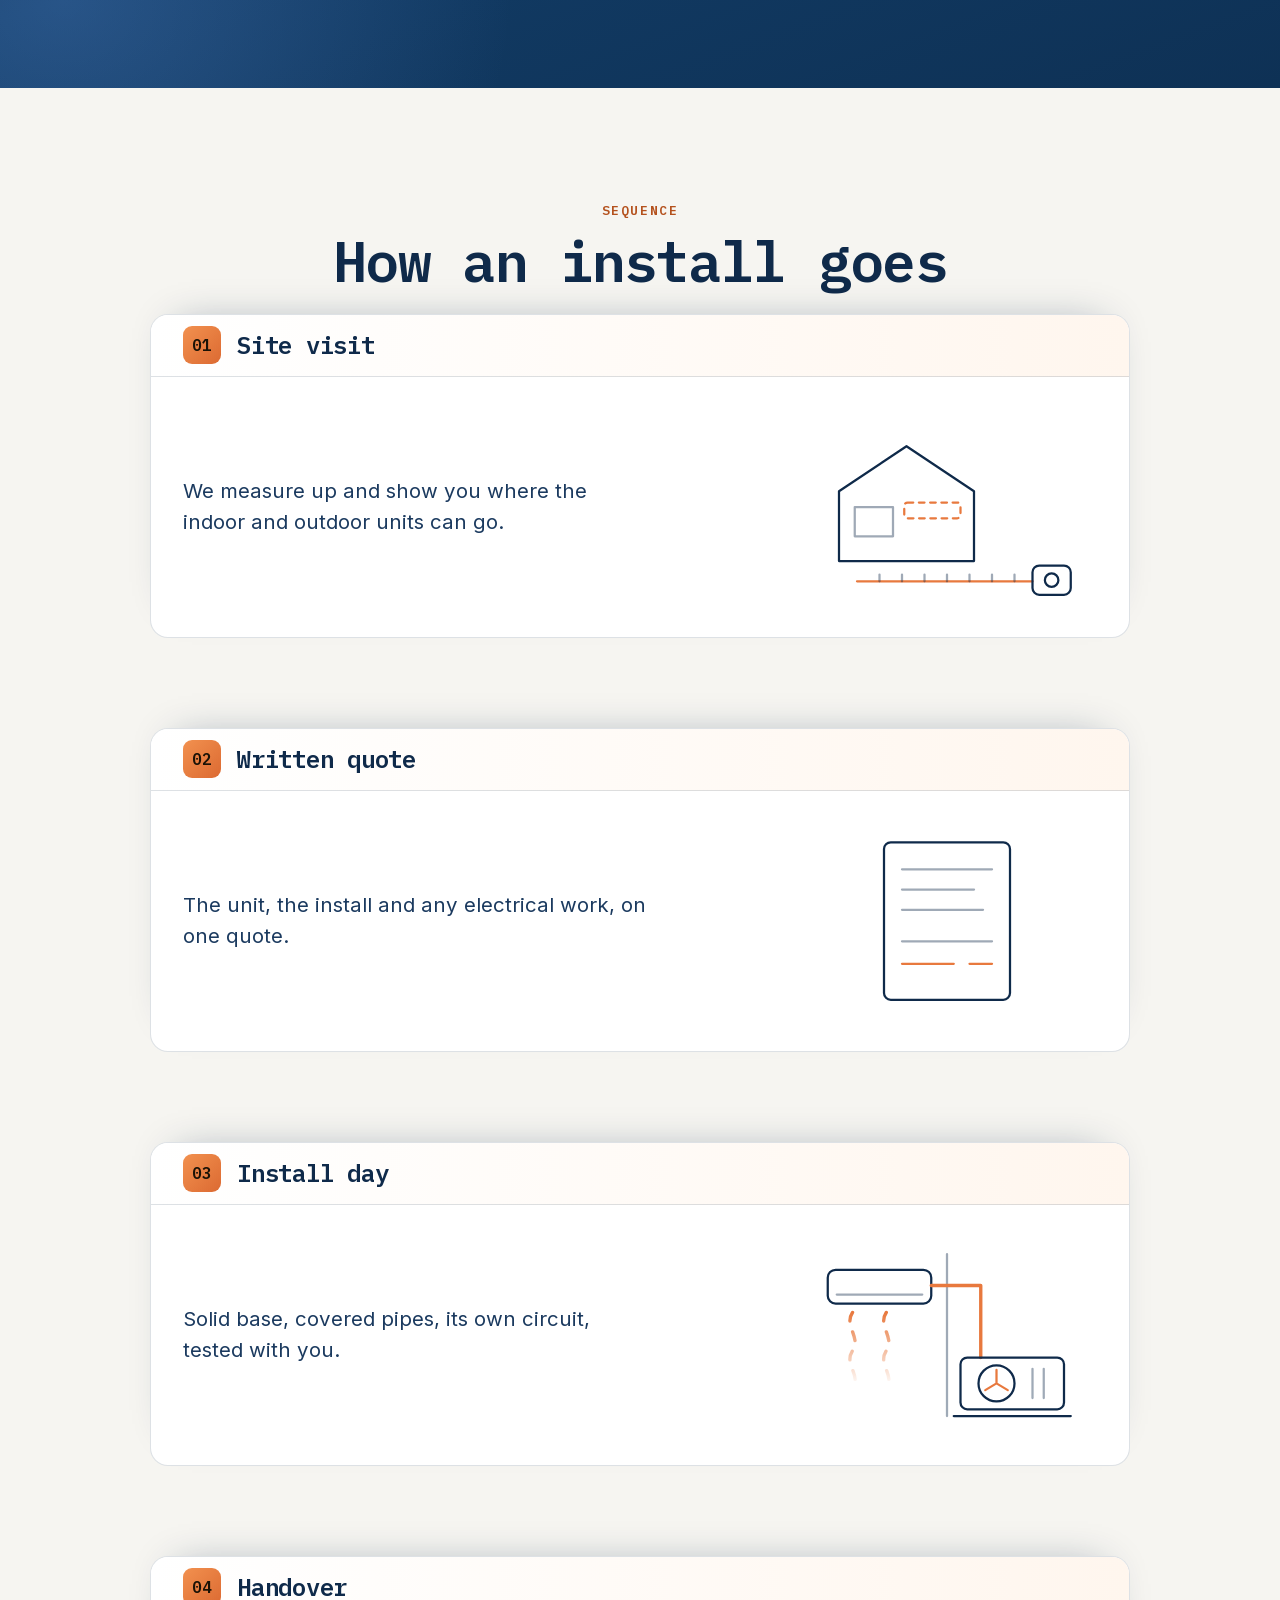
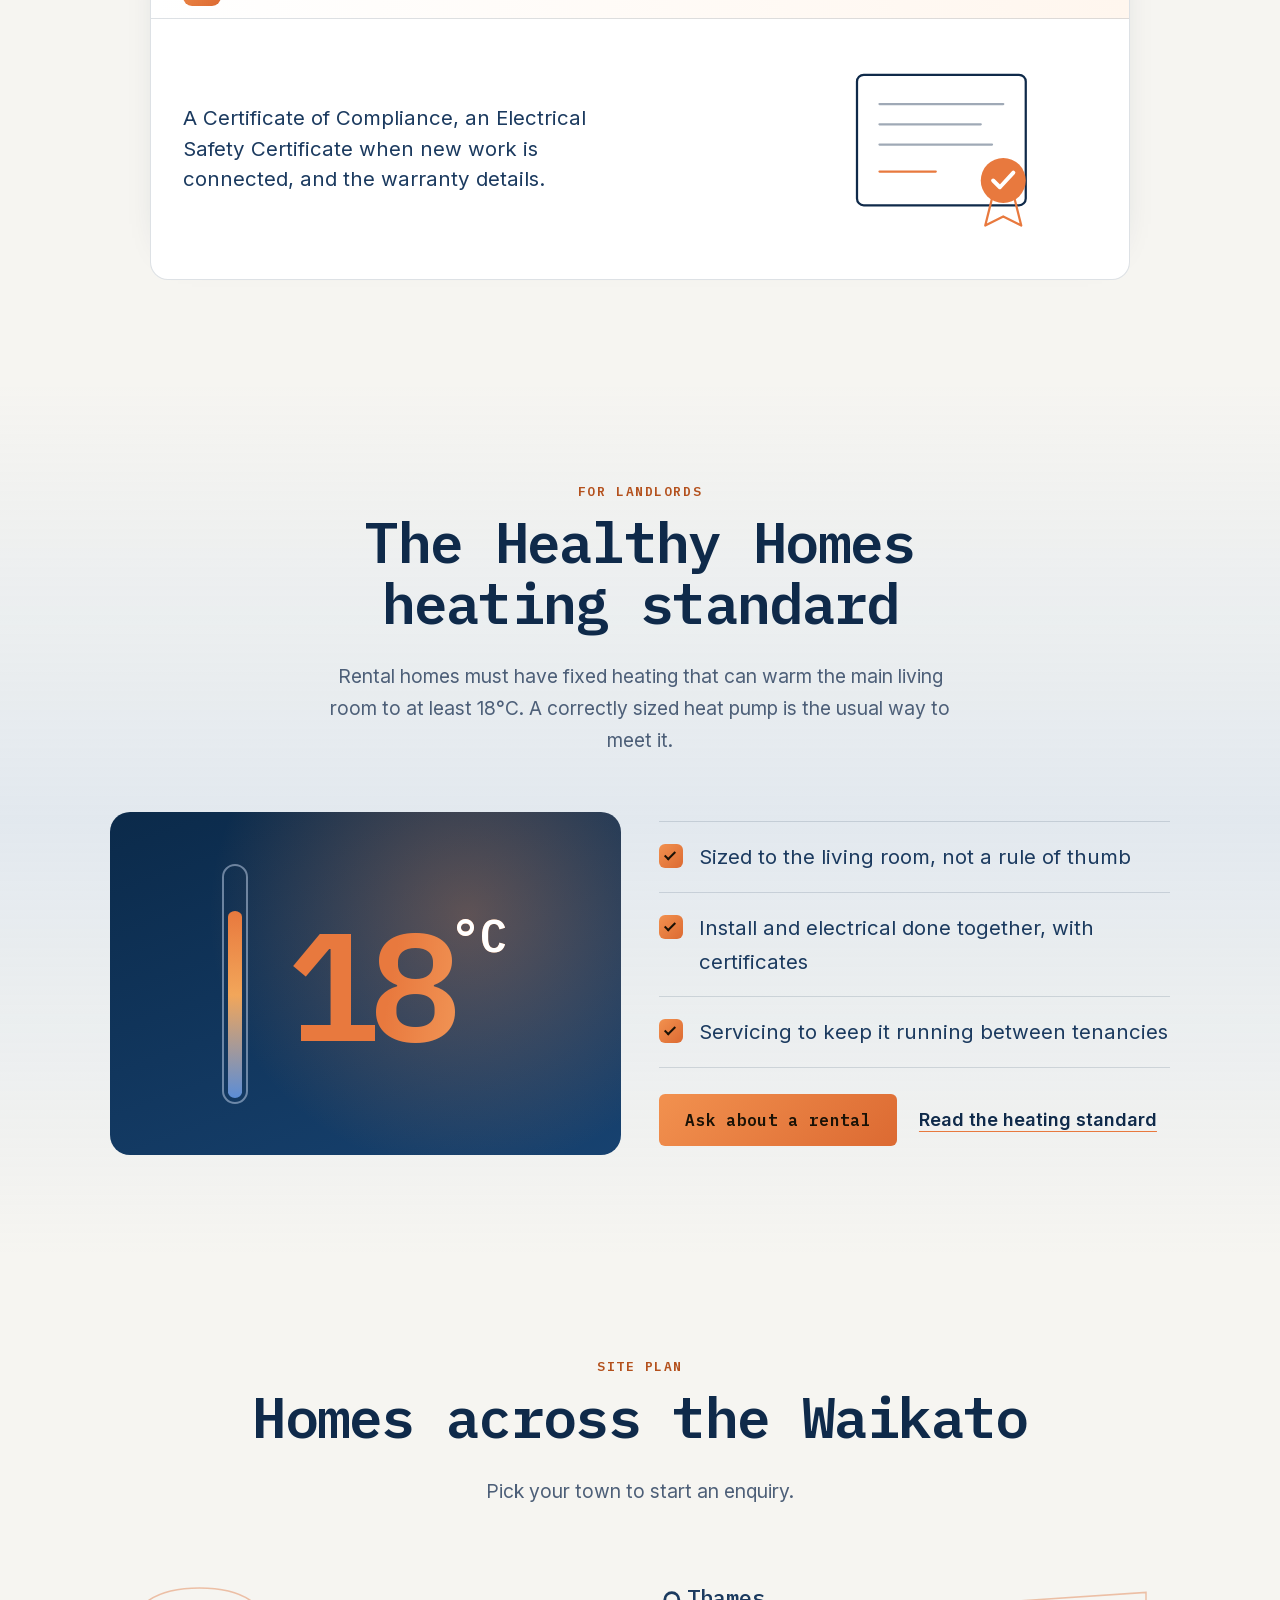
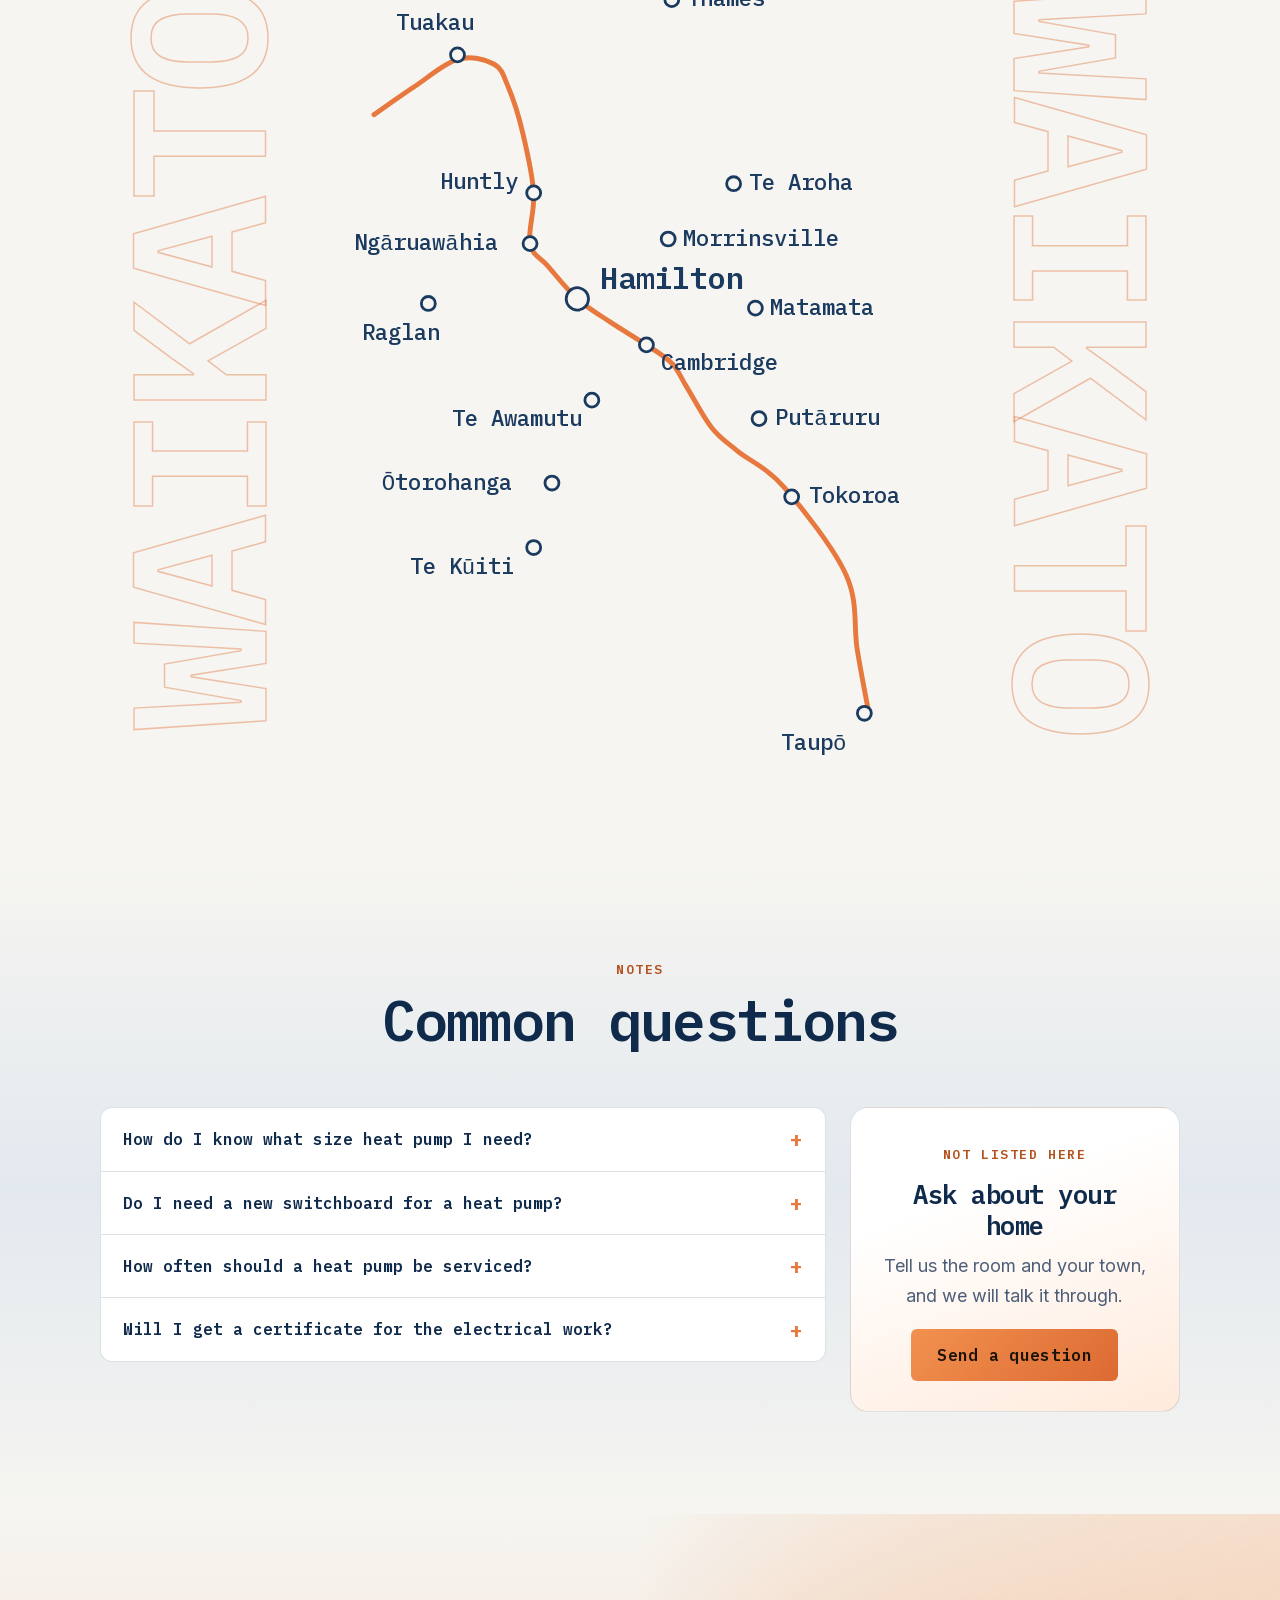
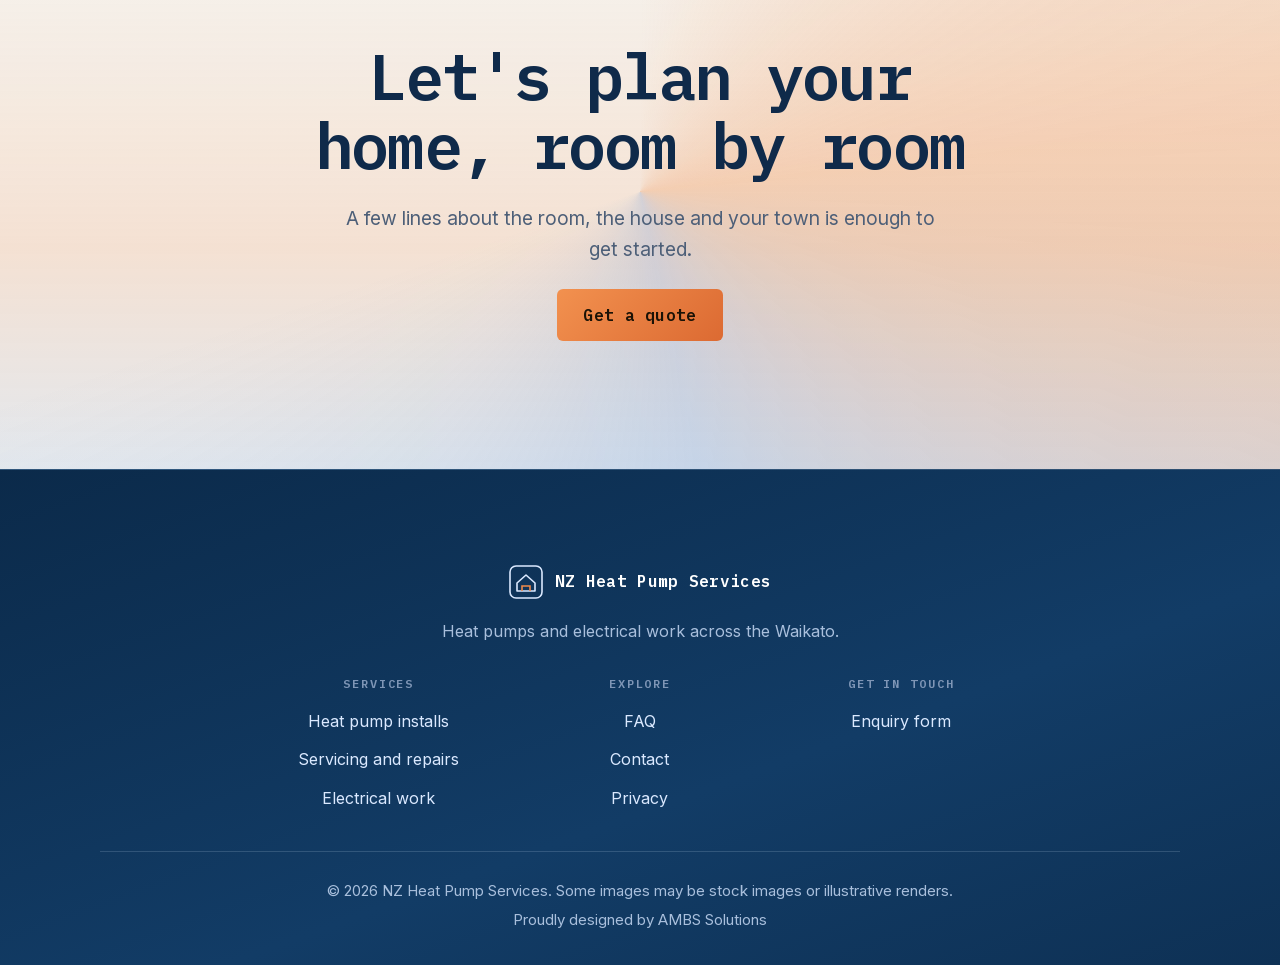
<file: designs/03-blueprint/index.html>
<!doctype html>
<html lang="en-NZ">
<head>
<meta charset="utf-8">
<meta name="viewport" content="width=device-width, initial-scale=1, viewport-fit=cover">
<title>Concept 03 Blueprint | NZ Heat Pump Services</title>
<meta name="description" content="Heat pump supply, installation, servicing and repairs, plus electrical work for homes across the Waikato.">
<meta name="robots" content="noindex">
<meta name="theme-color" content="#f6f5f1">
<link rel="icon" href="../../assets/img/mark.svg" type="image/svg+xml">
<link rel="preload" href="../../assets/fonts/plex-mono-600-latin.woff2" as="font" type="font/woff2" crossorigin>
<link rel="preload" href="../../assets/fonts/inter-latin.woff2" as="font" type="font/woff2" crossorigin>
<style>
@font-face{font-family:"Plex Mono";font-weight:500;font-display:swap;src:url(../../assets/fonts/plex-mono-500-latin.woff2) format("woff2")}
@font-face{font-family:"Plex Mono";font-weight:600;font-display:swap;src:url(../../assets/fonts/plex-mono-600-latin.woff2) format("woff2")}
@font-face{font-family:"Inter";font-weight:400 600;font-display:swap;src:url(../../assets/fonts/inter-latin.woff2) format("woff2")}
:root{
  --paper:#f6f5f1;--card:#ffffff;--navy:#0b2a4a;--deep:#0b2a4a;--line:rgba(15,42,74,.14);--ink:#0f2a4a;--muted:#4d5f78;--chalk:#1b3a5f;
  --cu:#e8793e;--cu-ink:#1a1206;--warm:#b4511d;
  --mono:"Plex Mono",ui-monospace,monospace;--sans:"Inter",system-ui,-apple-system,"Segoe UI",sans-serif;
  --pad:clamp(20px,5.5vw,80px);--hh:70px;--ease:cubic-bezier(.2,.7,.2,1);
}
*,*::before,*::after{box-sizing:border-box}
html{scroll-padding-top:calc(var(--hh) + 16px);-webkit-text-size-adjust:100%;color-scheme:light}
body{margin:0;background:var(--paper);color:var(--ink);font:400 18px/1.65 var(--sans);-webkit-font-smoothing:antialiased}
img,svg{display:block;max-width:100%}
a{color:inherit}
p{margin:0 0 1em}
h1,h2,h3{font-family:var(--mono);font-weight:600;letter-spacing:-.03em;line-height:1.08;margin:0 0 .5em}
h2{font-size:clamp(32px,4.4vw,58px);text-wrap:balance}
h3{font-size:clamp(19px,1.7vw,23px);letter-spacing:-.01em;line-height:1.25}
:focus-visible{outline:2px solid var(--warm);outline-offset:3px}
.wrap{max-width:1220px;margin:0 auto;padding:0 var(--pad)}
.skip{position:absolute;left:12px;top:-60px;background:#fff;color:#000;padding:12px 16px;z-index:100}
.skip:focus{top:12px}
.lede{font-size:clamp(17.5px,1.5vw,21px);color:var(--muted);max-width:620px;margin:0 auto 1.2em}
.code{font:600 13px/1 var(--mono);letter-spacing:.12em;text-transform:uppercase;color:var(--warm)}
[data-need]:not(.has){display:none!important}
.btn{position:relative;overflow:hidden;display:inline-flex;align-items:center;justify-content:center;min-height:52px;padding:0 26px;border-radius:6px;background:var(--cu);color:var(--cu-ink);font:600 16px/1 var(--mono);letter-spacing:.02em;text-decoration:none;border:0;cursor:pointer}
.btn::after{content:"";position:absolute;inset:0;background:linear-gradient(100deg,transparent 30%,rgba(255,255,255,.4) 50%,transparent 70%);transform:translateX(-120%);transition:transform 1.1s var(--ease)}
.btn:hover::after{transform:translateX(120%)}
.btn.line{background:transparent;color:var(--ink);box-shadow:inset 0 0 0 1.5px var(--chalk)}
.tlink{font-weight:600;text-decoration:underline;text-underline-offset:5px;text-decoration-color:var(--cu)}
.acts{display:flex;gap:12px 22px;justify-content:center;align-items:center;flex-wrap:wrap}

.hdr{position:fixed;inset:0 0 auto;z-index:50;height:var(--hh);background:rgba(246,245,241,.96);border-bottom:1px solid var(--line)}
.hdr .wrap{max-width:1400px;height:100%;display:flex;align-items:center;gap:20px}
.brand{display:flex;align-items:center;gap:12px;text-decoration:none;margin-right:auto;min-height:44px}
.brand svg{width:34px;height:34px}
.brand b{font:600 16px/1.1 var(--mono);letter-spacing:.02em;white-space:nowrap}
.nav{display:flex;gap:2px}
.nav a{padding:10px 13px;text-decoration:none;font:500 14px var(--mono);letter-spacing:.04em;text-transform:uppercase;min-height:44px;display:flex;align-items:center;color:var(--chalk)}
.nav a:hover{color:var(--warm)}
.hdr .btn{min-height:44px;padding:0 18px;font-size:14px}
.menu-btn{display:none;width:48px;height:48px;border:0;background:none;color:inherit;cursor:pointer;padding:12px}
.menu-btn i{display:block;height:2px;background:currentColor;margin:6px 0;transition:transform .5s var(--ease),opacity .3s}
.hdr.open .menu-btn i:nth-child(1){transform:translateY(8px) rotate(45deg)}
.hdr.open .menu-btn i:nth-child(2){opacity:0}
.hdr.open .menu-btn i:nth-child(3){transform:translateY(-8px) rotate(-45deg)}
@media (max-width:900px){.menu-btn{display:block}.hdr .wrap>.btn{display:none}
  .nav{position:fixed;left:0;right:0;top:var(--hh);background:var(--paper);flex-direction:column;align-items:center;padding:16px var(--pad) 28px;border-bottom:1px solid var(--line);clip-path:inset(0 0 100% 0);visibility:hidden;transition:clip-path .9s var(--ease),visibility 0s .9s}
  .hdr.open .nav{clip-path:inset(0);visibility:visible;transition:clip-path .9s var(--ease)}
  .nav a{font-size:18px;padding:14px}.nav .btn{display:flex;margin-top:12px;width:100%;max-width:360px}}
@media (min-width:901px){.nav .btn{display:none}}

/* hero: the house drawing */
.hero{min-height:min(100svh,1000px);padding:calc(var(--hh) + clamp(18px,3vh,40px)) 0 30px;text-align:center}
.hero h1{font-size:clamp(2.35rem,min(5vw,7.2vh),4.6rem);max-width:22ch;margin:0 auto .3em;text-wrap:balance}
.hero h1 span{color:var(--warm)}
.hero .lede{margin-bottom:16px}
.sheet{position:relative;margin:clamp(14px,2.4vh,28px) auto 0;width:min(100%,1080px,calc((100svh - var(--hh) - 362px) * 1.8));border:1px solid var(--line);border-radius:14px;background:var(--card);padding:12px;box-shadow:0 30px 60px -40px rgba(15,42,74,.35)}
.sheet svg{width:100%;height:auto}
.cv{position:relative}
.dw .l{fill:none;stroke:var(--chalk);stroke-width:1.6;stroke-linecap:round;stroke-linejoin:round}
.dw .soft{stroke-opacity:.45}
.dw .thin{stroke-width:1}
.dw .cu{fill:none;stroke:var(--cu);stroke-width:2.4;stroke-linecap:round;stroke-linejoin:round}
.dw .flow{fill:none;stroke:#fff;stroke-width:2.4;stroke-dasharray:5 10;stroke-linecap:round}
.dw text{font:600 11px var(--mono);letter-spacing:.14em;fill:var(--muted)}
.dw .room{fill:url(#heat);opacity:0;transition:opacity 1.6s var(--ease)}
.dw .room.warm{opacity:.26}
.dw .room.on{opacity:.55}
.dw .cone{fill:#ffcf9a;opacity:0;transition:opacity 1.2s var(--ease)}
.dw .cone.lit{opacity:.45}
.dw .air{fill:none;stroke:var(--warm);stroke-width:1.8;stroke-dasharray:3 7;stroke-linecap:round;opacity:0;transition:opacity 1s}
.dw .air.lit{opacity:.9}
.dw .spin{transform-box:fill-box;transform-origin:center;animation:spin 1.4s linear infinite}
.js .dw .draw{stroke-dasharray:1;stroke-dashoffset:1;animation:draw 1.6s var(--ease) forwards;animation-delay:var(--d,0s)}
.js .dw .flow{opacity:0;animation:flow 1.2s linear infinite,fade .8s 2.6s forwards}
@keyframes draw{to{stroke-dashoffset:0}}
@keyframes flow{to{stroke-dashoffset:-30}}
@keyframes fade{to{opacity:1}}
@keyframes spin{to{transform:rotate(360deg)}}
.dw.paused *{animation-play-state:paused!important}
.hs{position:absolute;width:34px;height:34px;margin:-17px 0 0 -17px;border-radius:50%;border:2px solid #fff;background:var(--cu);color:var(--cu-ink);font:600 14px/1 var(--mono);display:grid;place-items:center;cursor:pointer;transform:scale(0);transition:transform .7s var(--ease),background .3s;padding:0}
.hs::after{content:"";position:absolute;inset:-8px;border-radius:50%;border:2px solid var(--cu);opacity:0;animation:ping 2.4s ease-out infinite}
.ready .hs{transform:scale(1)}
.hs[aria-pressed=true]{background:var(--ink);color:#fff}
.hs[aria-pressed=true]::after{border-color:var(--ink)}
@keyframes ping{0%{opacity:.8;transform:scale(.7)}100%{opacity:0;transform:scale(1.5)}}
.callout{position:absolute;right:12px;top:12px;width:min(320px,36%);text-align:left;background:var(--card);border:1px solid var(--line);border-left:3px solid var(--cu);border-radius:8px;box-shadow:0 18px 40px -24px rgba(15,42,74,.4);padding:14px 16px;opacity:0;transform:translateY(6px);transition:opacity .6s var(--ease),transform .6s var(--ease)}
.ready .callout{opacity:1;transform:none}
.callout .co-h{margin:4px 0 4px;font:600 16px/1.25 var(--mono);color:var(--ink)}
.callout p{margin:0 0 6px;color:var(--muted);font-size:14.5px;line-height:1.4}
.callout a{font-size:15px}
@media (min-width:1000px){.sheet{left:-144px;width:min(calc(100% - 300px),1080px,calc((100svh - var(--hh) - 362px) * 1.8))}.callout{left:calc(100% + 18px);right:auto;top:20px;width:270px}}
@media (max-width:760px){.sheet{width:100%}.callout{position:static;width:auto;margin-top:12px}.hs{width:28px;height:28px;margin:-14px 0 0 -14px;font-size:12px}}
@media (prefers-reduced-motion:reduce){.hs,.callout{transform:none!important;opacity:1!important}}

/* sections */
.sec{padding:clamp(64px,8vw,110px) 0}
.head{text-align:center;max-width:800px;margin:0 auto clamp(36px,5vw,56px)}
.head .code{display:block;margin-bottom:14px}
.js .rv{opacity:0;transform:translateY(22px);transition:opacity 1.1s var(--ease),transform 1.1s var(--ease);transition-delay:var(--rd,0s)}
.js .rv.in{opacity:1;transform:none}
/* services: bento grid */
.bento{display:grid;grid-template-columns:repeat(4,minmax(0,1fr));grid-template-areas:"a a b c" "a a b d" "e e f f";gap:16px;text-align:left}
.t-a{grid-area:a}.t-b{grid-area:b}.t-c{grid-area:c}.t-d{grid-area:d}.t-e{grid-area:e}.t-f{grid-area:f}
.tile{position:relative;display:flex;flex-direction:column;gap:16px;padding:clamp(20px,2.2vw,30px);background:var(--card);border:1px solid var(--line);border-radius:18px;overflow:hidden;transition:transform .7s var(--ease),box-shadow .7s var(--ease)}
.tile::after{content:"";position:absolute;inset:0;border-radius:inherit;padding:1.5px;background:linear-gradient(135deg,#f2914f,#5b8dd6);-webkit-mask:linear-gradient(#000 0 0) content-box,linear-gradient(#000 0 0);-webkit-mask-composite:xor;mask-composite:exclude;opacity:0;transition:opacity .6s;pointer-events:none}
.tile:hover{transform:translateY(-5px);box-shadow:0 28px 60px -36px rgba(15,42,74,.5)}
.tile:hover::after{opacity:1}
.tile h3{margin:.45em 0 .35em}
.tile p{color:var(--muted);font-size:16.5px;margin:0 0 12px;max-width:40ch}
.tile .tx{margin-top:auto}
.tile .ic{margin:0}
.t-a{background:linear-gradient(160deg,#fff 40%,#fff1e6)}
.t-a h3{font-size:clamp(24px,2.4vw,32px)}
.t-a .art{width:100%;max-width:640px;height:auto;margin:auto}
.t-b .art{width:100%;max-width:240px;margin:auto}
.tile.dark{background:linear-gradient(165deg,#0b2a4a,#174270);color:#fff;border-color:transparent}
.tile.dark p{color:#bcd0ea}.tile.dark .code{color:#ffb070}.tile.dark .tlink{color:#fff}
.tile.wide{flex-direction:row;align-items:center;gap:clamp(18px,2.4vw,32px)}
.tile.wide .art{flex:none;width:clamp(130px,14vw,190px);height:auto}
.tile.wide .tx{margin:0}
.t-e{background:linear-gradient(120deg,#fff 30%,#fff3e3)}
@media (max-width:1000px){.bento{grid-template-columns:repeat(2,minmax(0,1fr));grid-template-areas:"a a" "b c" "b d" "e e" "f f"}}
@media (max-width:620px){.bento{grid-template-columns:minmax(0,1fr);grid-template-areas:"a" "b" "c" "d" "e" "f"}.tile.wide{flex-direction:column;align-items:flex-start}.t-b .art{max-width:200px}}
/* line art inside tiles and step cards */
.art .l,.vg .l{fill:none;stroke:var(--ink);stroke-width:2;stroke-linecap:round;stroke-linejoin:round}
.art .soft,.vg .soft{stroke-opacity:.4}
.art .h,.vg .h{stroke:var(--cu)}
.art .hf,.vg .hf{fill:var(--cu)}
.art .cu,.vg .cu{fill:none;stroke:var(--cu);stroke-width:3;stroke-linecap:round;stroke-linejoin:round}
.art .spk,.vg .spk{fill:none;stroke:#fff6d8;stroke-width:5;stroke-linecap:round;stroke-dasharray:6 94;stroke-dashoffset:6;opacity:0;animation:zap 2.4s linear infinite}
.art .spin,.vg .spin{transform-box:fill-box;transform-origin:center;animation:spin 1.4s linear infinite}
.wv{fill:none;stroke:url(#bg-wv);stroke-width:3;stroke-linecap:round;stroke-dasharray:8 10;animation:wv 1.3s linear infinite;animation-delay:var(--d,0s)}
@keyframes wv{to{stroke-dashoffset:-36}}
.louv{transform-box:view-box;transform-origin:50px 96px;animation:louv 4s ease-in-out infinite}
@keyframes louv{0%,100%{transform:rotate(0)}50%{transform:rotate(1.6deg)}}
.dark .art .l{stroke:#cfe0f5}
.tg{fill:#ffb070;transform-box:view-box;animation:flip 7s var(--ease) infinite;animation-delay:var(--d,0s)}
@keyframes flip{0%,6%{transform:translateY(22px);fill:#4f6f96}14%,84%{transform:none;fill:#ffb070}92%,100%{transform:translateY(22px);fill:#4f6f96}}
.led{fill:#ffcf8a;animation:led 7s ease-in-out infinite;animation-delay:var(--d,0s)}
@keyframes led{0%,8%{opacity:.12}16%,84%{opacity:1}92%,100%{opacity:.12}}
.cone{fill:url(#bg-cone)}
.plug2{animation:plug 3.2s var(--ease) infinite}

.sizer{display:grid;grid-template-columns:1fr 1fr;max-width:1060px;margin:0 auto;border:1px solid var(--line);border-radius:12px;overflow:hidden;background:var(--card)}
.sz{padding:clamp(22px,3vw,40px);text-align:center;border-right:1px solid var(--line)}
.sz-f{border:0;padding:0;margin:0 0 20px;min-width:0}
.sz-f legend,.sz-f>label{display:block;width:100%;font:600 13px var(--mono);letter-spacing:.1em;text-transform:uppercase;color:var(--chalk);margin-bottom:10px;padding:0}
.sz-range{display:flex;align-items:center;gap:14px;max-width:420px;margin:0 auto}
.sz-range input{flex:1;accent-color:var(--cu);min-height:44px}
.sz-range output{font:600 20px/1 var(--mono);min-width:5ch;text-align:right}
.chips{display:flex;flex-wrap:wrap;gap:8px;justify-content:center}
.chips input{position:absolute;opacity:0;width:1px;height:1px}
.chips span{display:inline-flex;align-items:center;min-height:44px;padding:0 16px;border-radius:6px;border:1.5px solid var(--line);cursor:pointer;font:500 14px var(--mono);transition:background .4s,color .4s}
.chips input:checked+span{background:var(--ink);color:#fff;border-color:var(--ink)}
.chips input:focus-visible+span{outline:2px solid var(--warm);outline-offset:3px}
.out{padding:clamp(22px,3vw,40px);display:flex;flex-direction:column;align-items:center;justify-content:center;text-align:center}
.kw{font:600 clamp(48px,5.6vw,72px)/1.05 var(--mono);letter-spacing:-.04em;color:var(--warm);margin:10px 0;font-variant-numeric:tabular-nums}
.kw i{font:500 16px var(--mono);color:var(--muted);font-style:normal;letter-spacing:0}
.kw small{font-size:.32em;color:var(--chalk);letter-spacing:0}
.gauge{width:min(240px,80%);margin:0 0 14px}
#arc{transition:stroke-dashoffset 1.2s var(--ease)}
#needle{transform-origin:120px 120px;transition:transform 1.2s var(--ease)}
.out p{color:var(--muted);font-size:16.5px;max-width:34ch}
@media (max-width:860px){.sizer{grid-template-columns:1fr}.sz{border-right:0;border-bottom:1px solid var(--line)}}

/* install sequence: CSS sticky stacking cards, section heading pinned */
.stack-head{position:sticky;top:var(--hh);z-index:0;margin-bottom:0;padding:14px 0 22px}
.stack-head h2{margin:0}
.stack{list-style:none;margin:0 auto;padding:0;max-width:980px;text-align:left}
.card{position:sticky;z-index:1;top:calc(var(--hh) + var(--sh,128px) + var(--i) * 62px);background:#fff;border:1px solid var(--line);border-radius:18px;box-shadow:0 -14px 40px -28px rgba(15,42,74,.45);overflow:hidden}
.card+.card{margin-top:clamp(48px,10vh,110px)}
.card-top{display:flex;align-items:center;gap:16px;height:62px;padding:0 clamp(18px,3vw,32px);border-bottom:1px solid var(--line);background:linear-gradient(90deg,#fff,#fff6ee)}
.card-top h3{margin:0;font-size:clamp(19px,1.9vw,24px);white-space:nowrap}
.card .n{flex:none;width:38px;height:38px;border-radius:9px;display:grid;place-items:center;font:600 16px/1 var(--mono);color:#1a1206;background:linear-gradient(135deg,#f2914f,#dc6a32)}
.card-body{display:grid;grid-template-columns:minmax(0,1fr) minmax(0,300px);gap:clamp(18px,4vw,56px);align-items:center;padding:clamp(20px,3.4vw,40px) clamp(18px,3vw,32px)}
.card-body p{margin:0;font-size:clamp(18px,1.6vw,22px);line-height:1.5;color:var(--chalk);max-width:36ch}
.vg{width:100%;height:auto;max-height:180px}
.dash{stroke-dasharray:5 5}
.tape{transform-box:view-box;transform-origin:196px 146px;animation:tape 5s var(--ease) infinite}
@keyframes tape{0%,10%{transform:scaleX(.04)}45%,85%{transform:none}100%{transform:scaleX(.04)}}
.wr{transform-box:fill-box;transform-origin:left;animation:wr 5s var(--ease) infinite;animation-delay:var(--d,0s)}
@keyframes wr{0%,5%{transform:scaleX(0)}25%,85%{transform:none}100%{transform:scaleX(0)}}
.seal{transform-box:fill-box;transform-origin:center;animation:seal 3s ease-in-out infinite}
@keyframes seal{0%,100%{transform:none}50%{transform:scale(1.08)}}
.tick{fill:none;stroke:#fff;stroke-width:3.5;stroke-linecap:round;stroke-linejoin:round;stroke-dasharray:1;animation:tick 3s var(--ease) infinite}
@keyframes tick{0%,15%{stroke-dashoffset:1}45%,90%{stroke-dashoffset:0}100%{stroke-dashoffset:1}}
@media (max-width:700px){.card-body{grid-template-columns:minmax(0,1fr)}.vg{max-height:130px;max-width:220px}.card+.card{margin-top:40px}.card{top:calc(var(--hh) + var(--sh,110px) + var(--i) * 52px)}.card-top{height:52px}.card .n{width:34px;height:34px}}
@media (max-width:700px) and (max-height:800px){.vg{max-height:96px}.card-body{padding:16px 18px 20px}}

/* Healthy Homes: split, thermometer panel beside the checklist */
.hh2{display:grid;grid-template-columns:minmax(0,1fr) minmax(0,1fr);gap:clamp(20px,3vw,40px);max-width:1060px;margin:0 auto;align-items:stretch}
.temp{display:flex;align-items:center;justify-content:center;gap:clamp(18px,3vw,40px);padding:clamp(28px,4vw,52px);border-radius:20px;background:radial-gradient(circle at 70% 30%,rgba(240,138,75,.35),transparent 60%),linear-gradient(160deg,#0b2a4a,#174270);color:#fff}
.thermo{position:relative;width:26px;height:clamp(170px,22vw,240px);border-radius:13px;border:2px solid rgba(219,233,255,.45);overflow:hidden}
.thermo b{position:absolute;inset:auto 4px 4px;height:calc(100% - 8px);border-radius:9px;background:linear-gradient(0deg,#5b8dd6,#f2a65a 55%,#e8793e);transform-origin:bottom;transform:scaleY(.12);transition:transform 2.6s var(--ease) .5s}
.in .thermo b{transform:scaleY(.82)}
.big{font:600 clamp(96px,12vw,180px)/.9 var(--mono);letter-spacing:-.06em;margin:0}
.big small{font-size:.3em;letter-spacing:0;vertical-align:top}
.hh-side{display:flex;flex-direction:column;justify-content:center;text-align:left}
.ticks{list-style:none;margin:0 0 26px;padding:0}
.ticks li{position:relative;padding:18px 0 18px 40px;border-bottom:1px solid var(--line);font-size:clamp(18px,1.6vw,21px);color:var(--chalk)}
.ticks li:first-child{border-top:1px solid var(--line)}
.ticks li::before{content:"";position:absolute;left:0;top:22px;width:24px;height:24px;border-radius:6px;background:linear-gradient(135deg,#f2914f,#dc6a32)}
.ticks li::after{content:"";position:absolute;left:8px;top:27px;width:6px;height:11px;border:solid #1a1206;border-width:0 2.5px 2.5px 0;transform:rotate(45deg)}
.hh-side .acts{justify-content:flex-start}
@media (max-width:820px){.hh2{grid-template-columns:minmax(0,1fr)}.hh-side .acts{justify-content:center}}

.mapwrap{position:relative;isolation:isolate}
.mapwrap::before,.mapwrap::after{content:"WAIKATO";display:none;position:absolute;top:50%;z-index:-1;writing-mode:vertical-rl;font:600 min(190px,calc((min(100vw,1220px) - 600px) / 2 - 80px))/1 var(--mono);letter-spacing:-.04em;color:transparent;-webkit-text-stroke:1.5px rgba(222,110,52,.4);white-space:nowrap;pointer-events:none}
.mapwrap::before{left:0;transform:translateY(-50%) rotate(180deg)}
.mapwrap::after{right:0;transform:translateY(-50%)}
@media (min-width:1000px){.mapwrap::before,.mapwrap::after{display:block}}
.map{width:100%;max-width:600px;height:auto;margin:0 auto}
.map .river{fill:none;stroke:var(--cu);stroke-width:3.5;stroke-linecap:round}
.js .map .river{stroke-dasharray:1100;stroke-dashoffset:1100;transition:stroke-dashoffset 3.4s var(--ease)}
.js .map.in .river{stroke-dashoffset:0}
.map a text{fill:var(--chalk);font:500 16px var(--mono);transition:fill .3s}
.map a circle{fill:var(--paper);stroke:var(--chalk);stroke-width:2;transition:fill .3s}
.map a:hover text,.map a:focus-visible text{fill:var(--warm)}
.map a:hover circle,.map a:focus-visible circle{fill:var(--cu);stroke:var(--cu)}
.map .big-t{font:600 22px var(--mono)}

.acc{max-width:820px;margin:0 auto;text-align:left;border:1px solid var(--line);border-radius:12px;overflow:hidden;background:var(--card)}
.acc-item+.acc-item{border-top:1px solid var(--line)}
.acc-item h3{margin:0;font-size:inherit}
.acc-btn{width:100%;display:flex;justify-content:space-between;gap:16px;align-items:center;background:none;border:0;color:inherit;text-align:left;padding:20px 22px;min-height:44px;cursor:pointer;font:600 16px/1.4 var(--mono)}
.acc-btn::after{content:"+";flex:none;color:var(--cu);font:600 22px/1 var(--mono);transition:transform 1.4s var(--ease)}
.acc-item.open .acc-btn::after{transform:rotate(135deg)}
.acc-panel{display:grid;grid-template-rows:1fr}
.js .acc-panel{grid-template-rows:0fr;visibility:hidden;transition:grid-template-rows 1.4s var(--ease),visibility 0s 1.4s}
.js .acc-item.open .acc-panel{grid-template-rows:1fr;visibility:visible;transition:grid-template-rows 1.4s var(--ease),visibility 0s}
.acc-panel>div{overflow:hidden}
.acc-panel>div>div{padding:0 22px 20px;color:var(--muted)}

.cta{text-align:center;padding:clamp(80px,10vw,130px) var(--pad);background:linear-gradient(180deg,transparent,rgba(240,138,75,.12))}
.cta h2{font-size:clamp(36px,5vw,68px);max-width:18ch;margin:0 auto .35em}
.ftr{--line:rgba(219,233,255,.16);background:var(--deep);color:#a9bfdc;padding:clamp(56px,7vw,90px) 0 calc(28px + env(safe-area-inset-bottom));text-align:center;font-size:16px;border-top:1px solid var(--line)}
.ftr .brand{justify-content:center;margin:0 0 14px;color:#fff}
.ftr .cols{display:grid;grid-template-columns:repeat(3,1fr);max-width:760px;margin:34px auto;gap:24px}
.ftr h2{font:600 12px/1 var(--mono);letter-spacing:.16em;text-transform:uppercase;color:#7f96b6;margin:0 0 12px}
.ftr ul{list-style:none;padding:0;margin:0}
.ftr li a{display:inline-block;padding:6px 0;text-decoration:none;color:#dbe9ff}
.ftr li a:hover{color:#ffb070}
.ftr .legal{border-top:1px solid var(--line);padding-top:22px;font-size:15px}
.ftr .legal p{margin:.3em 0}
@media (max-width:600px){.ftr .cols{grid-template-columns:1fr 1fr}.ftr .cols>div:last-child{grid-column:1/-1}}
.qbar{display:none}
@media (max-width:760px){.qbar{display:flex;position:fixed;left:0;right:0;bottom:0;z-index:40;padding-bottom:env(safe-area-inset-bottom);background:var(--deep);color:#fff;border-top:1px solid var(--line);transform:translateY(110%);transition:transform .7s var(--ease)}.qbar.show{transform:none}.qbar a{flex:1;min-height:56px;display:flex;align-items:center;justify-content:center;font:600 15px var(--mono);text-decoration:none}.qbar a.go{background:var(--cu);color:var(--cu-ink)}.ftr{padding-bottom:calc(84px + env(safe-area-inset-bottom))}}

/* gradient atmosphere: soft copper and sky washes, fixed behind the page (no animation, no blur) */
body::before{content:"";position:fixed;inset:0;z-index:-1;pointer-events:none;background:
  radial-gradient(55% 45% at 88% 4%,rgba(240,138,75,.34),transparent 70%),
  radial-gradient(50% 44% at 0% 32%,rgba(91,141,214,.28),transparent 70%),
  radial-gradient(55% 45% at 100% 96%,rgba(255,170,110,.3),transparent 70%),
  radial-gradient(40% 35% at 14% 100%,rgba(120,170,230,.24),transparent 70%)}
.hero{background:radial-gradient(ellipse 62% 52% at 50% 78%,rgba(240,138,75,.3),transparent 70%)}
.hero h1 span{background:linear-gradient(90deg,#b4511d,#cf5a22 55%,#b4511d);-webkit-background-clip:text;background-clip:text;color:transparent}
main>.sec:nth-of-type(odd){background:linear-gradient(180deg,rgba(255,255,255,0),rgba(140,180,230,.18) 50%,rgba(255,255,255,0))}
.btn{background:linear-gradient(135deg,#f2914f,#dc6a32)}
.btn.line{background:transparent}
.out{background:radial-gradient(circle at 50% 30%,rgba(240,138,75,.16),transparent 65%)}
.cta{background:linear-gradient(180deg,rgba(255,255,255,0),rgba(240,138,75,.18) 60%,rgba(91,141,214,.12))}
.ftr{background:linear-gradient(160deg,#0b2a4a 0%,#123c66 60%,#0e3155 100%)}
.qbar a.go{background:linear-gradient(135deg,#f2914f,#dc6a32)}

/* FAQ: questions beside a short ask card */
.faq2{display:grid;grid-template-columns:minmax(0,1fr) 330px;gap:24px;max-width:1120px;margin:0 auto;align-items:start}
.faq2 .acc{max-width:none;margin:0}
.ask{position:sticky;top:calc(var(--hh) + 24px);padding:30px 28px;border-radius:18px;text-align:center;background:linear-gradient(160deg,#fff 30%,#ffeadb);border:1px solid var(--line)}
.ask .ask-h{font:600 clamp(22px,2vw,26px)/1.2 var(--mono);letter-spacing:-.02em;margin:12px 0 10px;color:var(--ink)}
.ask p{color:var(--muted)}
.ask .acts{flex-direction:column;gap:14px}
@media (max-width:900px){.faq2{grid-template-columns:minmax(0,1fr)}.ask{position:static;max-width:520px;width:100%;margin:0 auto}}
/* sizing guide on a dark band */
main>.sec.night{background:radial-gradient(60% 70% at 85% 10%,rgba(240,138,75,.28),transparent 70%),radial-gradient(50% 60% at 5% 90%,rgba(91,141,214,.3),transparent 70%),linear-gradient(160deg,#0b2a4a,#123c66 60%,#0e3155);color:#fff}
.night .code{color:#ffb070}
.night :focus-visible{outline-color:#ffb070}
.night .sizer{background:rgba(255,255,255,.04);border-color:rgba(219,233,255,.18)}
.night .sz{border-color:rgba(219,233,255,.18)}
.night .sz-f legend,.night .sz-f>label{color:#cfe0f5}
.night .chips span{border-color:rgba(219,233,255,.3);color:#e6eefa}
.night .chips input:checked+span{background:linear-gradient(135deg,#f2914f,#dc6a32);color:#1a1206;border-color:transparent}
.night .out{background:radial-gradient(circle at 50% 30%,rgba(240,138,75,.22),transparent 65%)}
.night .kw{color:#ffb070}.night .kw i{color:#9fb4d2}.night .kw small{color:#e6eefa}
.night .out p{color:#bcd0ea}
.night .gauge path:first-child{stroke:rgba(255,255,255,.16)}
.night #needle{stroke:#fff}.night .gauge circle{fill:#fff}
@media (max-width:860px){.night .sz{border-color:rgba(219,233,255,.18)}}

/* ===== liveness layer: transform/opacity only, paused off screen, off for reduced motion ===== */
.off *, .off::before, .off::after{animation-play-state:paused!important}
/* reading progress line in the header */
.hdr::after{content:"";position:absolute;left:0;right:0;bottom:-1px;height:2px;background:linear-gradient(90deg,#e8793e,#f2a65a,#5b8dd6);transform-origin:left;transform:scaleX(0)}
@supports (animation-timeline:scroll()){.hdr::after{animation:prog linear both;animation-timeline:scroll(root)}}
@keyframes prog{to{transform:scaleX(1)}}
/* hero aurora: three soft colour fields drifting slowly */
.hero{position:relative;overflow:hidden;isolation:isolate}
.aurora{position:absolute;inset:0;z-index:-1;pointer-events:none}
.aurora i{position:absolute;width:56vmax;height:56vmax;border-radius:50%;opacity:.55;will-change:transform}
.aurora i:nth-child(1){left:-18vmax;top:-20vmax;background:radial-gradient(circle,rgba(91,141,214,.38),transparent 62%);animation:drift1 22s ease-in-out infinite alternate}
.aurora i:nth-child(2){right:-20vmax;top:-12vmax;background:radial-gradient(circle,rgba(240,138,75,.42),transparent 62%);animation:drift2 26s ease-in-out infinite alternate}
.aurora i:nth-child(3){left:20%;bottom:-34vmax;background:radial-gradient(circle,rgba(255,196,120,.4),transparent 60%);animation:drift3 30s ease-in-out infinite alternate}
@keyframes drift1{to{transform:translate(14vmax,10vmax) scale(1.1)}}
@keyframes drift2{to{transform:translate(-12vmax,14vmax) scale(.92)}}
@keyframes drift3{to{transform:translate(10vmax,-10vmax) scale(1.08)}}
/* hero CTA: a periodic shine */
.hero .acts .btn::after{animation:shine 4.5s 3s ease-in-out infinite}
@keyframes shine{0%,70%{transform:translateX(-120%)}100%{transform:translateX(120%)}}
/* drawing: sparks of current, rising warmth, glowing bulbs */
.dw .spark{fill:none;stroke:#fff6d8;stroke-width:4.5;stroke-linecap:round;stroke-dasharray:5 95;stroke-dashoffset:5;opacity:0}
.ready .dw .spark{animation:zap 2.6s linear infinite;animation-delay:var(--d,0s)}
@keyframes zap{0%{opacity:0;stroke-dashoffset:5}8%{opacity:1}90%{opacity:1}100%{opacity:0;stroke-dashoffset:-95}}
.dw .rise{fill:#f08a4b;opacity:0}
.ready .dw .rise{animation:rise 3.4s ease-out infinite;animation-delay:var(--d,0s)}
@keyframes rise{0%{opacity:0;transform:translateY(8px)}25%{opacity:.85}100%{opacity:0;transform:translateY(-46px)}}
.dw .bulb{fill:#ffd9a8;opacity:0}
.ready .dw .bulb{animation:bulb 3s ease-in-out infinite;animation-delay:var(--d,0s)}
@keyframes bulb{0%,100%{opacity:.55}50%{opacity:1}}
/* ticker */
.ticker{overflow:hidden;padding:18px 0;background:linear-gradient(90deg,rgba(255,255,255,.65),rgba(255,255,255,.35));border-block:1px solid var(--line)}
.ticker-in{display:flex;width:max-content;animation:tick 60s linear infinite}
.ticker:hover .ticker-in{animation-play-state:paused}
.ticker ul{display:flex;list-style:none;margin:0;padding:0}
.ticker li{display:flex;align-items:center;gap:26px;padding:0 13px;font:600 clamp(18px,2vw,24px)/1 var(--mono);letter-spacing:-.02em;white-space:nowrap;color:var(--ink)}
.ticker li:nth-child(even){color:var(--warm)}
.ticker li::after{content:"";width:9px;height:9px;border-radius:50%;background:linear-gradient(135deg,#f2914f,#5b8dd6)}
@keyframes tick{to{transform:translateX(-50%)}}
/* headings rise word by word */
.js .head h2 .w>i,.js .hh h2 .w>i{display:inline-block;line-height:1;font-style:normal;opacity:0;transform:translateY(.45em);transition:transform 1.1s var(--ease),opacity 1.1s var(--ease);transition-delay:calc(.15s + var(--n) * 70ms)}
.js .in h2 .w>i{transform:none;opacity:1}
/* small service icons */
.ic{width:68px;height:68px;margin:0 auto 14px;border-radius:18px;display:grid;place-items:center;background:linear-gradient(135deg,rgba(242,145,79,.16),rgba(91,141,214,.14));border:1px solid var(--line)}
.ic svg{width:40px;height:40px;overflow:visible}
.ic .l{fill:none;stroke:var(--ink);stroke-width:2;stroke-linecap:round;stroke-linejoin:round}
.ic .h{stroke:var(--cu)}.ic .hf{fill:var(--cu)}
.spinx{transform-box:fill-box;transform-origin:center;animation:spin 1.6s linear infinite}
.swing{transform-box:view-box;animation:swing 2.8s ease-in-out infinite}
.blink{animation:blink 1.1s steps(2,start) infinite}
.slide{animation:slidey 3.6s var(--ease) infinite}
.on1{animation:on 3.6s ease-in-out infinite;animation-delay:var(--d,0s)}
.plug{animation:plug 3.2s var(--ease) infinite}
.flowx{stroke-dasharray:4 6;animation:flowx 1s linear infinite}
@keyframes swing{0%,100%{transform:rotate(-20deg)}50%{transform:rotate(20deg)}}
@keyframes blink{to{opacity:.15}}
@keyframes slidey{0%,20%{transform:translateY(0)}45%,70%{transform:translateY(7px)}100%{transform:translateY(0)}}
@keyframes on{0%,10%{opacity:.15}25%,80%{opacity:1}95%,100%{opacity:.15}}
@keyframes plug{0%,20%{transform:translateX(8px)}45%,75%{transform:translateX(0)}100%{transform:translateX(8px)}}
@keyframes flowx{to{stroke-dashoffset:-20}}
/* Healthy Homes: shimmering 18 and a filling heat bar */
.big{background:linear-gradient(100deg,#e8793e 20%,#f5a160 40%,#ffd6a3 50%,#f5a160 60%,#e8793e 80%);background-size:250% 100%;-webkit-background-clip:text;background-clip:text;color:transparent;animation:sheen 5s ease-in-out infinite}
.big small{-webkit-text-fill-color:#fff}
/* map: a spark down the river, towns pop in, Hamilton pulses */
.map .spark-r{fill:none;stroke:#fff6d8;stroke-width:5;stroke-linecap:round;stroke-dasharray:22 1078;stroke-dashoffset:22;opacity:0}
.map.in .spark-r{animation:runr 5.5s 3.4s linear infinite}
@keyframes runr{0%{opacity:0;stroke-dashoffset:22}6%{opacity:1}94%{opacity:1}100%{opacity:0;stroke-dashoffset:-1078}}
.js .map a{opacity:0;transition:opacity .8s var(--ease);transition-delay:calc(1.2s + var(--k,0) * 80ms)}
.js .map.in a{opacity:1}
.map .ring{fill:none;stroke:var(--cu);stroke-width:2;transform-box:fill-box;transform-origin:center;opacity:0}
.map.in .ring{animation:ring 2.6s 3s ease-out infinite}
@keyframes ring{0%{opacity:.8;transform:scale(.6)}100%{opacity:0;transform:scale(2.6)}}
/* closing band: a slow turning warm glow */
.cta{position:relative;overflow:hidden;isolation:isolate}
.cta::before{content:"";position:absolute;inset:-60%;z-index:-1;background:conic-gradient(from 0deg,rgba(242,145,79,.0),rgba(242,145,79,.28),rgba(91,141,214,.22),rgba(242,145,79,.0) 70%);animation:turn 24s linear infinite}
@keyframes turn{to{transform:rotate(360deg)}}
@media (prefers-reduced-motion:reduce){*,*::before,*::after{animation-duration:.01ms!important;animation-iteration-count:1!important;animation-delay:0s!important;transition-duration:.01ms!important;transition-delay:0s!important}.aurora,.cta::before,.dw .spark,.dw .rise,.map .spark-r,.map .ring{display:none}.ticker-in{animation:none!important}.big{animation:none}}
</style>
<script>document.documentElement.classList.add("js")</script>
</head>
<body>
<a class="skip" href="#main">Skip to content</a>
<header class="hdr"><div class="wrap">
  <a class="brand" href="./" aria-label="NZ Heat Pump Services, home"><svg viewBox="0 0 34 34" aria-hidden="true"><rect x="1" y="1" width="32" height="32" rx="6" fill="none" stroke="#0f2a4a" stroke-width="1.6"/><path d="M8 18l9-8 9 8v8H8z" fill="none" stroke="#0f2a4a" stroke-width="1.6" stroke-linejoin="round"/><path d="M13 26v-5h8v5" fill="none" stroke="#f08a4b" stroke-width="1.6"/></svg><b>NZ Heat Pump<br>Services</b></a>
  <nav class="nav" id="nav" aria-label="Main"><a href="../../heat-pumps.html">Heat pumps</a><a href="../../electrical.html">Electrical</a><a href="../../faq.html">FAQ</a><a href="../../contact.html">Contact</a><a class="btn" href="../../contact.html">Get a quote</a></nav>
  <a class="btn" href="../../contact.html">Get a quote</a>
  <button class="menu-btn" aria-expanded="false" aria-controls="nav" aria-label="Menu"><i></i><i></i><i></i></button>
</div></header>

<main id="main">
  <section class="hero" id="hero" aria-labelledby="h1">
    <div class="aurora" aria-hidden="true"><i></i><i></i><i></i></div>
    <div class="wrap">
      <h1 id="h1">Heat pumps and wiring, <span>room by room</span></h1>
      <p class="lede">Supplied, installed, serviced and repaired across the Waikato. Tap a room to see what we do there.</p>
      <div class="acts"><a class="btn" href="../../contact.html">Get a quote</a><a class="tlink" href="#" data-href="tel" data-need="phone">Call <span data-fact="phone"></span></a></div>

      <div class="sheet" id="sheet">
        <div class="cv">
        <svg class="dw" id="dw" viewBox="0 0 900 500" role="img" aria-label="A cross-section drawing of a two-storey home: heat pumps in the lounge and bedroom, lighting in the kitchen, power points in the study, and the switchboard in the garage, with copper circuits running from the switchboard to each room.">
          <defs><linearGradient id="heat" x1="0" y1="0" x2="0" y2="1"><stop offset="0" stop-color="#ff9d5c"/><stop offset="1" stop-color="#f05d2b" stop-opacity=".5"/></linearGradient></defs>
          <rect class="room" data-room="bed" x="162" y="152" width="276" height="151"/>
          <rect class="room" data-room="study" x="442" y="152" width="276" height="151"/>
          <rect class="room" data-room="lounge" x="162" y="307" width="276" height="151"/>
          <rect class="room" data-room="kitchen" x="442" y="307" width="276" height="151"/>
          <rect class="room" data-room="garage" x="722" y="302" width="146" height="156"/>
          <path class="l draw" pathLength="1" d="M10 460H890"/>
          <path class="l draw" pathLength="1" style="--d:.1s" d="M160 460V150H720V460"/>
          <path class="l draw" pathLength="1" style="--d:.2s" d="M140 150L440 40L740 150"/>
          <path class="l draw" pathLength="1" style="--d:.3s" d="M160 305H720M440 150V460"/>
          <path class="l draw" pathLength="1" style="--d:.4s" d="M720 300H870V460"/>
          <path class="l soft draw" pathLength="1" style="--d:.6s" d="M745 460V360H845V460M745 380H845M745 400H845M745 420H845M745 440H845"/>
          <path class="l soft draw" pathLength="1" style="--d:.5s" d="M330 330h90v60h-90zM375 330v60M600 180h90v60h-90zM645 180v60"/>
          <path class="l soft draw" pathLength="1" style="--d:.7s" d="M300 458v-36h120v36M292 422h136v-14a8 8 0 0 0-8-8H300a8 8 0 0 0-8 8z"/>
          <path class="l soft draw" pathLength="1" style="--d:.7s" d="M300 303v-34h126v34M300 269v-22h22v22M470 458v-40h220v40"/>
          <path class="l soft draw" pathLength="1" style="--d:.8s" d="M560 255h120M572 255v48M668 255v48M600 255v-26h44v26"/>
          <rect class="l draw" pathLength="1" style="--d:.9s" x="190" y="318" width="110" height="26" rx="5"/>
          <rect class="l draw" pathLength="1" style="--d:.9s" x="190" y="164" width="100" height="24" rx="5"/>
          <path class="air" data-air="lounge" d="M205 352c-4 20 4 38-6 60M245 352c0 24 8 40 2 66M285 352c6 20 14 36 10 58"/>
          <path class="air" data-air="bed" d="M205 196c-3 18 3 32-4 50M240 196c0 20 6 34 2 54M275 196c4 16 10 30 8 48"/>
          <rect class="l draw" pathLength="1" style="--d:1s" x="58" y="404" width="84" height="56" rx="3"/>
          <circle class="l draw" pathLength="1" style="--d:1s" cx="88" cy="432" r="17"/>
          <g class="spin"><path class="l" d="M88 432v-13M88 432l11 7M88 432l-11 7"/><circle cx="88" cy="432" r="17" fill="none"/></g>
          <path class="l soft" d="M120 414v36M130 414v36"/>
          <path class="cu draw" pathLength="1" style="--d:1.2s" d="M142 424H176V344"/>
          <path class="cu draw" pathLength="1" style="--d:1.2s" d="M142 412H150V176H190"/>
          <rect class="l draw" pathLength="1" style="--d:1.1s" x="740" y="314" width="36" height="42" rx="2"/>
          <path class="l soft" d="M746 324h24M746 332h24M746 340h24"/>
          <path class="l draw" pathLength="1" style="--d:1.2s" d="M520 307v28M580 307v28M640 307v28"/>
          <path class="l draw" pathLength="1" style="--d:1.2s" d="M508 348l6-13h12l6 13zM568 348l6-13h12l6 13zM628 348l6-13h12l6 13z"/>
          <path class="cone" data-cone="1" d="M508 348L486 458h68L532 348z"/><path class="cone" data-cone="2" d="M568 348L546 458h68L592 348z"/><path class="cone" data-cone="3" d="M628 348L606 458h68L652 348z"/>
          <rect class="l draw" pathLength="1" style="--d:1.2s" x="470" y="270" width="18" height="14" rx="2"/>
          <path id="w1" class="cu draw" pathLength="1" style="--d:1.6s" d="M740 324H700V312H520"/>
          <path id="w2" class="cu draw" pathLength="1" style="--d:1.7s" d="M740 318H706V277H488"/>
          <path id="w3" class="cu draw" pathLength="1" style="--d:1.8s" d="M758 356V452H245V344"/>
          <path id="w4" class="cu draw" pathLength="1" style="--d:1.9s" d="M766 314V296H245V188"/>
          <path class="flow" d="M740 324H700V312H520"/><path class="flow" d="M740 318H706V277H488"/><path class="flow" d="M758 356V452H245V344"/><path class="flow" d="M766 314V296H245V188"/>
          <text x="174" y="296">BEDROOM</text><text x="602" y="296">STUDY</text><text x="336" y="412">LOUNGE</text><text x="474" y="404">KITCHEN</text><text x="776" y="350">GARAGE</text><text x="40" y="482">OUTDOOR UNIT</text>
          <g aria-hidden="true">
          <path class="spark" pathLength="100" style="--d:0s" d="M740 324H700V312H520"/><path class="spark" pathLength="100" style="--d:.6s" d="M740 318H706V277H488"/><path class="spark" pathLength="100" style="--d:1.2s" d="M758 356V452H245V344"/><path class="spark" pathLength="100" style="--d:1.8s" d="M766 314V296H245V188"/>
          <circle class="rise" style="--d:0s" cx="215" cy="420" r="3"/><circle class="rise" style="--d:1.1s" cx="262" cy="430" r="2.4"/><circle class="rise" style="--d:2.2s" cx="300" cy="415" r="2.8"/>
          <circle class="rise" style="--d:.5s" cx="215" cy="262" r="2.6"/><circle class="rise" style="--d:1.7s" cx="258" cy="270" r="2.2"/><circle class="rise" style="--d:2.6s" cx="290" cy="260" r="2.6"/>
          <circle class="bulb" style="--d:0s" cx="520" cy="350" r="4"/><circle class="bulb" style="--d:.4s" cx="580" cy="350" r="4"/><circle class="bulb" style="--d:.8s" cx="640" cy="350" r="4"/>
          </g>
        </svg>
        <button class="hs" type="button" style="left:27.2%;top:66.4%" data-k="lounge" aria-pressed="false" aria-label="1: Lounge heat pump">1</button>
        <button class="hs" type="button" style="left:26.7%;top:35.2%" data-k="bed" aria-pressed="false" aria-label="2: Bedroom heat pump">2</button>
        <button class="hs" type="button" style="left:64.4%;top:66%" data-k="kitchen" aria-pressed="false" aria-label="3: Kitchen lighting">3</button>
        <button class="hs" type="button" style="left:53.2%;top:55.4%" data-k="study" aria-pressed="false" aria-label="4: Study power points">4</button>
        <button class="hs" type="button" style="left:84.2%;top:67%" data-k="garage" aria-pressed="false" aria-label="5: Garage switchboard">5</button>
        </div>
        <div class="callout" id="callout" aria-live="polite"><span class="code" id="co-code">HP-01</span><p class="co-h" id="co-h">Lounge heat pump</p><p id="co-p">Sized for the coldest mornings, on its own circuit from the switchboard.</p><a class="tlink" id="co-a" href="../../heat-pumps.html">Heat pumps</a></div>
      </div>
    </div>
  </section>

  <div class="ticker" aria-hidden="true"><div class="ticker-in"><ul><li>Heat pump installs</li><li>Hamilton</li><li>Switchboard upgrades</li><li>Cambridge</li><li>Servicing and repairs</li><li>Te Awamutu</li><li>Lighting</li><li>Morrinsville</li><li>New circuits</li><li>Matamata</li><li>Healthy Homes heating</li><li>Huntly</li></ul><ul><li>Heat pump installs</li><li>Hamilton</li><li>Switchboard upgrades</li><li>Cambridge</li><li>Servicing and repairs</li><li>Te Awamutu</li><li>Lighting</li><li>Morrinsville</li><li>New circuits</li><li>Matamata</li><li>Healthy Homes heating</li><li>Huntly</li></ul></div></div>

  <section class="sec" aria-labelledby="svc-h">
    <div class="wrap">
      <div class="head rv"><span class="code">Schedule of work</span><h2 id="svc-h">Two trades, one team</h2><p class="lede">Most heat pump installs need electrical work too. We do both, from the first visit to the final certificate.</p></div>
      <div class="bento">
        <article class="tile t-a rv">
          <svg class="art" viewBox="0 0 520 350" aria-hidden="true">
            <defs><linearGradient id="bg-wv" x1="0" y1="0" x2="0" y2="1"><stop offset="0" stop-color="#e8793e"/><stop offset="1" stop-color="#e8793e" stop-opacity="0"/></linearGradient><radialGradient id="bg-glow" cx=".32" cy=".55" r=".42"><stop offset="0" stop-color="#ffb47a" stop-opacity=".5"/><stop offset="1" stop-color="#ffb47a" stop-opacity="0"/></radialGradient><linearGradient id="bg-cone" x1="0" y1="0" x2="0" y2="1"><stop offset="0" stop-color="#ffc58a"/><stop offset="1" stop-color="#ffc58a" stop-opacity="0"/></linearGradient></defs>
            <rect width="520" height="350" fill="url(#bg-glow)"/>
            <rect class="l" x="30" y="24" width="300" height="78" rx="14"/><path class="l soft" d="M44 84h272"/><circle class="hf blink" cx="300" cy="44" r="4"/>
            <g class="louv"><path class="l h" d="M50 96h260"/></g>
            <path class="wv" style="--d:0s" d="M70 114c-14 22 14 40 0 62s14 40 0 62"/><path class="wv" style="--d:.35s" d="M130 114c-14 22 14 40 0 62s14 40 0 62"/><path class="wv" style="--d:.7s" d="M190 114c-14 22 14 40 0 62s14 40 0 62"/><path class="wv" style="--d:1.05s" d="M250 114c-14 22 14 40 0 62s14 40 0 62"/>
            <path class="l soft" d="M20 338h310"/><path class="l" d="M44 300v-30a10 10 0 0 1 10-10h182a10 10 0 0 1 10 10v30"/><rect class="l" x="32" y="296" width="226" height="28" rx="8"/><path class="l soft" d="M146 270v26"/><path class="l" d="M46 324v12M244 324v12"/><path class="cu" d="M330 62h70v170"/><path class="spk" pathLength="100" d="M330 62h70v170"/><g transform="translate(0 86)">
            <rect class="l" x="356" y="146" width="140" height="92" rx="10"/><circle class="l" cx="410" cy="192" r="32"/><g class="spin"><path class="l h" d="M410 192v-24M410 192l21 12M410 192l-21 12"/></g><path class="l soft" d="M462 162v62M474 162v62M486 162v62"/><path class="l" d="M346 246h160"/></g>
          </svg>
          <div class="tx"><span class="code">HP-01</span><h3>Heat pump installs</h3><p>High-wall, floor console, multi-split and ducted, sized to the room.</p><a class="tlink" href="../../heat-pumps.html">Heat pumps</a></div>
        </article>
        <article class="tile t-b dark rv" style="--rd:.08s">
          <svg class="art" viewBox="0 0 200 170" aria-hidden="true"><rect class="l" x="14" y="6" width="172" height="158" rx="10"/><rect class="l" x="30" y="24" width="30" height="54" rx="4"/><rect class="tg" style="--d:0s" x="37" y="32" width="16" height="18" rx="2"/><circle class="led" style="--d:0s" cx="45" cy="88" r="2.5"/><rect class="l" x="70" y="24" width="14" height="54" rx="3"/><rect class="tg" style="--d:0.28s" x="73" y="32" width="8" height="16" rx="1.5"/><circle class="led" style="--d:0.28s" cx="77" cy="88" r="2.5"/><rect class="l" x="90" y="24" width="14" height="54" rx="3"/><rect class="tg" style="--d:0.56s" x="93" y="32" width="8" height="16" rx="1.5"/><circle class="led" style="--d:0.56s" cx="97" cy="88" r="2.5"/><rect class="l" x="110" y="24" width="14" height="54" rx="3"/><rect class="tg" style="--d:0.84s" x="113" y="32" width="8" height="16" rx="1.5"/><circle class="led" style="--d:0.84s" cx="117" cy="88" r="2.5"/><rect class="l" x="130" y="24" width="14" height="54" rx="3"/><rect class="tg" style="--d:1.12s" x="133" y="32" width="8" height="16" rx="1.5"/><circle class="led" style="--d:1.12s" cx="137" cy="88" r="2.5"/><rect class="l" x="150" y="24" width="14" height="54" rx="3"/><rect class="tg" style="--d:1.40s" x="153" y="32" width="8" height="16" rx="1.5"/><circle class="led" style="--d:1.40s" cx="157" cy="88" r="2.5"/><rect class="l" x="30" y="98" width="14" height="50" rx="3"/><rect class="tg" style="--d:1.68s" x="33" y="104" width="8" height="16" rx="1.5"/><circle class="led" style="--d:1.68s" cx="37" cy="156" r="2.5"/><rect class="l" x="50" y="98" width="14" height="50" rx="3"/><rect class="tg" style="--d:1.96s" x="53" y="104" width="8" height="16" rx="1.5"/><circle class="led" style="--d:1.96s" cx="57" cy="156" r="2.5"/><rect class="l" x="70" y="98" width="14" height="50" rx="3"/><rect class="tg" style="--d:2.24s" x="73" y="104" width="8" height="16" rx="1.5"/><circle class="led" style="--d:2.24s" cx="77" cy="156" r="2.5"/><rect class="l" x="90" y="98" width="14" height="50" rx="3"/><rect class="tg" style="--d:2.52s" x="93" y="104" width="8" height="16" rx="1.5"/><circle class="led" style="--d:2.52s" cx="97" cy="156" r="2.5"/><rect class="l" x="110" y="98" width="14" height="50" rx="3"/><rect class="tg" style="--d:2.80s" x="113" y="104" width="8" height="16" rx="1.5"/><circle class="led" style="--d:2.80s" cx="117" cy="156" r="2.5"/><rect class="l" x="130" y="98" width="14" height="50" rx="3"/><rect class="tg" style="--d:3.08s" x="133" y="104" width="8" height="16" rx="1.5"/><circle class="led" style="--d:3.08s" cx="137" cy="156" r="2.5"/><rect class="l" x="150" y="98" width="14" height="50" rx="3"/><rect class="tg" style="--d:3.36s" x="153" y="104" width="8" height="16" rx="1.5"/><circle class="led" style="--d:3.36s" cx="157" cy="156" r="2.5"/></svg>
          <div class="tx"><span class="code">EL-01</span><h3>Switchboard upgrades</h3><p>Circuit breakers and RCD protection, with room to grow.</p><a class="tlink" href="../../electrical.html">Electrical</a></div>
        </article>
        <article class="tile t-c rv" style="--rd:.16s"><div class="ic"><svg viewBox="0 0 48 48" aria-hidden="true"><rect class="l" x="4" y="8" width="40" height="16" rx="4"/><g class="slide"><rect class="l h" x="10" y="20" width="28" height="7" rx="1.5"/></g><path class="l" d="M10 36h28M14 42h20" stroke-opacity=".5"/></svg></div><div class="tx"><span class="code">HP-02</span><h3>Servicing and cleans</h3><p>Filters, coils and drains cleaned, then tested before we leave.</p><a class="tlink" href="../../heat-pumps.html#servicing">Servicing</a></div></article>
        <article class="tile t-d rv" style="--rd:.24s"><div class="ic"><svg viewBox="0 0 48 48" aria-hidden="true"><rect class="l" x="8" y="4" width="32" height="40" rx="6"/><path class="l" d="M14 22a10 10 0 0 1 20 0" stroke-opacity=".5"/><line class="l h swing" x1="24" y1="22" x2="24" y2="12" style="transform-origin:24px 22px"/><circle class="hf blink" cx="24" cy="34" r="3"/></svg></div><div class="tx"><span class="code">HP-03</span><h3>Repairs and faults</h3><p>Error codes, leaks, smells or weak airflow, found and fixed.</p><a class="tlink" href="../../heat-pumps.html#servicing">Repairs</a></div></article>
        <article class="tile t-e wide rv">
          <svg class="art" viewBox="0 0 200 130" aria-hidden="true"><path class="l soft" d="M10 6h180"/><path class="l" d="M45 6v30"/><path class="cone on1" style="--d:0s" d="M33 50L13 126H77L57 50z"/><path class="l" d="M31 50l6-14h16l6 14z"/><circle class="hf on1" style="--d:0s" cx="45" cy="52" r="4"/><path class="l" d="M100 6v30"/><path class="cone on1" style="--d:.5s" d="M88 50L68 126H132L112 50z"/><path class="l" d="M86 50l6-14h16l6 14z"/><circle class="hf on1" style="--d:.5s" cx="100" cy="52" r="4"/><path class="l" d="M155 6v30"/><path class="cone on1" style="--d:1s" d="M143 50L123 126H187L167 50z"/><path class="l" d="M141 50l6-14h16l6 14z"/><circle class="hf on1" style="--d:1s" cx="155" cy="52" r="4"/></svg>
          <div class="tx"><span class="code">EL-02</span><h3>Lighting</h3><p>Downlights, pendants, outdoor and security lights.</p><a class="tlink" href="../../electrical.html">Electrical</a></div>
        </article>
        <article class="tile t-f wide rv" style="--rd:.08s">
          <svg class="art" viewBox="0 0 200 130" aria-hidden="true"><path class="l h" d="M6 65h70"/><path class="l flowx" d="M6 65h70"/><rect class="l" x="76" y="25" width="64" height="80" rx="10"/><path class="l" d="M98 52v18M118 52v18"/><g class="plug2"><path class="l h" d="M150 50h14v30h-14M164 65h30"/></g></svg>
          <div class="tx"><span class="code">EL-03</span><h3>New circuits</h3><p>Power points where you need them, and circuits for big appliances.</p><a class="tlink" href="../../electrical.html">Electrical</a></div>
        </article>
      </div>
    </div>
  </section>

  <section class="sec night" aria-labelledby="sz-h">
    <div class="wrap">
      <div class="head rv"><span class="code">Rough sizing guide</span><h2 id="sz-h">What size might your room need?</h2></div>
      <div class="sizer rv" id="sizer">
        <div class="sz">
          <div class="sz-f"><label for="sz-area">Room size, square metres</label><div class="sz-range"><input id="sz-area" type="range" min="8" max="80" value="25"><output id="sz-out" for="sz-area">25 m²</output></div></div>
          <fieldset class="sz-f"><legend>Insulation</legend><div class="chips"><label><input type="radio" name="ins" value="90"><span>Well insulated</span></label><label><input type="radio" name="ins" value="110" checked><span>Some</span></label><label><input type="radio" name="ins" value="140"><span>Little or none</span></label></div></fieldset>
          <fieldset class="sz-f"><legend>Ceiling</legend><div class="chips"><label><input type="radio" name="ceil" value="1" checked><span>Standard</span></label><label><input type="radio" name="ceil" value="1.2"><span>High or raked</span></label></div></fieldset>
          <fieldset class="sz-f" style="margin:0"><legend>Where</legend><div class="chips"><label><input type="radio" name="loc" value="1.1" checked><span>Inland, frosty</span></label><label><input type="radio" name="loc" value="1"><span>Coastal</span></label></div></fieldset>
        </div>
        <div class="out" aria-live="polite">
          <span class="code">Heating output, roughly</span>
          <div class="kw"><span id="lo">2.5</span> <i>to</i> <span id="hi">3.5</span> <small>kW</small></div>
          <svg class="gauge" viewBox="0 0 240 130" aria-hidden="true"><path d="M20 120A100 100 0 0 1 220 120" fill="none" stroke="rgba(15,42,74,.12)" stroke-width="10" stroke-linecap="round"/><path id="arc" d="M20 120A100 100 0 0 1 220 120" fill="none" stroke="#f08a4b" stroke-width="10" stroke-linecap="round" pathLength="100" stroke-dasharray="100" stroke-dashoffset="70"/><line id="needle" x1="120" y1="120" x2="120" y2="36" stroke="#0f2a4a" stroke-width="3" stroke-linecap="round"/><circle cx="120" cy="120" r="7" fill="#0f2a4a"/></svg>
          <p>A rough guide only. We confirm the right size at the site visit.</p>
          <a class="btn" href="../../contact.html">Book a site visit</a>
        </div>
      </div>
    </div>
  </section>

  <section class="sec stk" aria-labelledby="st-h">
    <div class="wrap">
      <div class="head stack-head rv"><span class="code">Sequence</span><h2 id="st-h">How an install goes</h2></div>
      <ol class="stack">
        <li class="card" style="--i:0"><div class="card-top"><span class="n">01</span><h3>Site visit</h3></div><div class="card-body"><p>We measure up and show you where the indoor and outdoor units can go.</p><svg class="vg" viewBox="0 0 240 160" aria-hidden="true"><path class="l" d="M24 66 84 26l60 40v62H24z"/><rect class="l soft" x="38" y="80" width="34" height="26"/><rect class="l h dash" x="82" y="76" width="50" height="14" rx="3"/><g class="tape"><path class="l h" d="M196 146H40"/><path class="l soft" d="M60 140v6M80 140v6M100 140v6M120 140v6M140 140v6M160 140v6M180 140v6"/></g><rect class="l" x="196" y="132" width="34" height="26" rx="6"/><circle class="l" cx="213" cy="145" r="6"/></svg></div></li>
        <li class="card" style="--i:1"><div class="card-top"><span class="n">02</span><h3>Written quote</h3></div><div class="card-body"><p>The unit, the install and any electrical work, on one quote.</p><svg class="vg" viewBox="0 0 240 160" aria-hidden="true"><rect class="l" x="64" y="10" width="112" height="140" rx="6"/><g class="wr" style="--d:0s"><path class="l soft" d="M80 34h80"/></g><g class="wr" style="--d:.3s"><path class="l soft" d="M80 52h64"/></g><g class="wr" style="--d:.6s"><path class="l soft" d="M80 70h72"/></g><path class="l soft" d="M80 98h80"/><g class="wr" style="--d:.9s"><path class="l h" d="M80 118h46"/></g><g class="wr" style="--d:1.2s"><path class="l h" d="M140 118h20"/></g></svg></div></li>
        <li class="card" style="--i:2"><div class="card-top"><span class="n">03</span><h3>Install day</h3></div><div class="card-body"><p>Solid base, covered pipes, its own circuit, tested with you.</p><svg class="vg" viewBox="0 0 240 160" aria-hidden="true"><path class="l soft" d="M120 8v144"/><rect class="l" x="14" y="22" width="92" height="30" rx="7"/><path class="l soft" d="M22 44h76"/><path class="wv" style="--d:0s" d="M36 60c-8 12 8 22 0 34s8 22 0 32"/><path class="wv" style="--d:.4s" d="M66 60c-8 12 8 22 0 34s8 22 0 32"/><path class="cu" d="M106 36h44v64"/><path class="spk" pathLength="100" d="M106 36h44v64"/><rect class="l" x="132" y="100" width="92" height="46" rx="6"/><circle class="l" cx="164" cy="123" r="16"/><g class="spin"><path class="l h" d="M164 123v-12M164 123l10 6M164 123l-10 6"/></g><path class="l soft" d="M196 110v26M206 110v26"/><path class="l" d="M126 152h104"/></svg></div></li>
        <li class="card" style="--i:3"><div class="card-top"><span class="n">04</span><h3>Handover</h3></div><div class="card-body"><p>A Certificate of Compliance, an Electrical Safety Certificate when new work is connected, and the warranty details.</p><svg class="vg" viewBox="0 0 240 160" aria-hidden="true"><rect class="l" x="40" y="14" width="150" height="116" rx="6"/><path class="l soft" d="M60 40h110M60 58h90M60 76h100"/><path class="l h" d="M60 100h50"/><path class="l h" d="M160 124l-6 24 16-8 16 8-6-24"/><circle class="hf seal" cx="170" cy="108" r="20"/><path class="tick" pathLength="1" d="M161 108l6 6 12-13"/></svg></div></li>
      </ol>
    </div>
  </section>

  <section class="sec" aria-labelledby="hh-h">
    <div class="wrap">
      <div class="head rv"><span class="code">For landlords</span><h2 id="hh-h">The Healthy Homes heating standard</h2><p class="lede">Rental homes must have fixed heating that can warm the main living room to at least 18°C. A correctly sized heat pump is the usual way to meet it.</p></div>
      <div class="hh2 rv">
        <div class="temp" aria-hidden="true"><div class="thermo"><b></b><i></i></div><div class="big">18<small>°C</small></div></div>
        <div class="hh-side"><ul class="ticks"><li>Sized to the living room, not a rule of thumb</li><li>Install and electrical done together, with certificates</li><li>Servicing to keep it running between tenancies</li></ul><div class="acts"><a class="btn" href="../../contact.html">Ask about a rental</a><a class="tlink" href="https://www.tenancy.govt.nz/healthy-homes/heating-standard/" rel="noopener">Read the heating standard</a></div></div>
      </div>
    </div>
  </section>

  <section class="sec" aria-labelledby="map-h">
    <div class="wrap">
      <div class="head rv"><span class="code">Site plan</span><h2 id="map-h">Homes across the Waikato</h2><p class="lede">Pick your town to start an enquiry.</p></div>
      <div class="mapwrap"><svg class="map" id="map" viewBox="20 20 430 570" role="group" aria-label="Map of the Waikato with the Waikato River and main towns. Each town opens an enquiry.">
        <path class="river" pathLength="1100" aria-hidden="true" d="M398.4 554.4 C397.1 547.2 393.2 527.5 390.6 511.5 C388.0 495.6 391.5 477.9 382.8 458.7 C374.1 439.4 351.5 410.9 338.5 396.0 C325.5 381.1 313.4 376.8 304.7 369.6 C296.0 362.5 292.5 360.8 286.4 353.1 C280.3 345.4 273.0 331.1 268.2 323.4 C263.4 315.7 262.6 311.8 257.8 306.9 C253.0 301.9 247.0 298.6 239.6 293.7 C232.2 288.8 221.8 282.7 213.5 277.2 C205.2 271.7 197.5 267.3 190.1 260.7 C182.7 254.1 175.0 244.2 169.3 237.6 C163.7 231.0 157.9 229.9 156.2 221.1 C154.4 212.3 159.7 198.0 158.8 184.8 C157.9 171.6 154.0 154.6 151.0 141.9 C148.0 129.2 144.1 117.2 140.6 108.9 C137.1 100.7 136.3 95.7 130.2 92.4 C124.1 89.1 113.8 86.3 104.2 89.1 C94.7 91.8 82.9 102.3 72.9 108.9 C62.9 115.5 49.1 125.4 44.3 128.7"/>
        <path class="spark-r" pathLength="1100" aria-hidden="true" d="M398.4 554.4 C397.1 547.2 393.2 527.5 390.6 511.5 C388.0 495.6 391.5 477.9 382.8 458.7 C374.1 439.4 351.5 410.9 338.5 396.0 C325.5 381.1 313.4 376.8 304.7 369.6 C296.0 362.5 292.5 360.8 286.4 353.1 C280.3 345.4 273.0 331.1 268.2 323.4 C263.4 315.7 262.6 311.8 257.8 306.9 C253.0 301.9 247.0 298.6 239.6 293.7 C232.2 288.8 221.8 282.7 213.5 277.2 C205.2 271.7 197.5 267.3 190.1 260.7 C182.7 254.1 175.0 244.2 169.3 237.6 C163.7 231.0 157.9 229.9 156.2 221.1 C154.4 212.3 159.7 198.0 158.8 184.8 C157.9 171.6 154.0 154.6 151.0 141.9 C148.0 129.2 144.1 117.2 140.6 108.9 C137.1 100.7 136.3 95.7 130.2 92.4 C124.1 89.1 113.8 86.3 104.2 89.1 C94.7 91.8 82.9 102.3 72.9 108.9 C62.9 115.5 49.1 125.4 44.3 128.7"/>
        <circle class="ring" aria-hidden="true" cx="190.1" cy="260.7" r="10"/>
        <a style="--k:1" href="../../contact.html?town=Hamilton"><circle cx="190.1" cy="260.7" r="8"/><text class="big-t" x="206" y="254">Hamilton</text></a>
        <a style="--k:2" href="../../contact.html?town=Cambridge"><circle cx="239.6" cy="293.7" r="5"/><text x="250" y="312">Cambridge</text></a>
        <a style="--k:3" href="../../contact.html?town=Te%20Awamutu"><circle cx="200.5" cy="333.3" r="5"/><text x="100" y="352">Te Awamutu</text></a>
        <a style="--k:4" href="../../contact.html?town=Huntly"><circle cx="158.8" cy="184.8" r="5"/><text x="92" y="182">Huntly</text></a>
        <a style="--k:5" href="../../contact.html?town=Ng%C4%81ruaw%C4%81hia"><circle cx="156.2" cy="221.1" r="5"/><text x="30" y="226">Ngāruawāhia</text></a>
        <a style="--k:6" href="../../contact.html?town=Raglan"><circle cx="83.3" cy="264" r="5"/><text x="36" y="290">Raglan</text></a>
        <a style="--k:7" href="../../contact.html?town=Morrinsville"><circle cx="255.2" cy="217.8" r="5"/><text x="266" y="223">Morrinsville</text></a>
        <a style="--k:8" href="../../contact.html?town=Matamata"><circle cx="317.7" cy="267.3" r="5"/><text x="328" y="272">Matamata</text></a>
        <a style="--k:9" href="../../contact.html?town=Te%20Aroha"><circle cx="302.1" cy="178.2" r="5"/><text x="313" y="183">Te Aroha</text></a>
        <a style="--k:10" href="../../contact.html?town=Thames"><circle cx="257.8" cy="46.2" r="5"/><text x="269" y="51">Thames</text></a>
        <a style="--k:11" href="../../contact.html?town=Tuakau"><circle cx="104.2" cy="85.8" r="5"/><text x="60" y="68">Tuakau</text></a>
        <a style="--k:12" href="../../contact.html?town=%C5%8Ctorohanga"><circle cx="171.9" cy="392.7" r="5"/><text x="50" y="398">Ōtorohanga</text></a>
        <a style="--k:13" href="../../contact.html?town=Te%20K%C5%ABiti"><circle cx="158.8" cy="438.9" r="5"/><text x="70" y="458">Te Kūiti</text></a>
        <a style="--k:14" href="../../contact.html?town=Put%C4%81ruru"><circle cx="320.3" cy="346.5" r="5"/><text x="332" y="351">Putāruru</text></a>
        <a style="--k:15" href="../../contact.html?town=Tokoroa"><circle cx="343.7" cy="402.6" r="5"/><text x="356" y="407">Tokoroa</text></a>
        <a style="--k:16" href="../../contact.html?town=Taup%C5%8D"><circle cx="395.8" cy="557.7" r="5"/><text x="336" y="584">Taupō</text></a>
      </svg></div>
    </div>
  </section>

  <section class="sec" aria-labelledby="faq-h">
    <div class="wrap">
      <div class="head rv"><span class="code">Notes</span><h2 id="faq-h">Common questions</h2></div>
      <div class="faq2">
        <div class="acc">
        <div class="acc-item"><h3><button class="acc-btn" aria-expanded="false" aria-controls="q1">How do I know what size heat pump I need?</button></h3><div class="acc-panel" id="q1"><div><div>We work it out on site. Room size matters, but so do ceiling height, insulation, glazing and how cold the room gets on a frosty morning.</div></div></div></div>
        <div class="acc-item"><h3><button class="acc-btn" aria-expanded="false" aria-controls="q2">Do I need a new switchboard for a heat pump?</button></h3><div class="acc-panel" id="q2"><div><div>Not always. A heat pump normally gets its own circuit. Some older switchboards have no room for one or need upgrading first. We check at the site visit.</div></div></div></div>
        <div class="acc-item"><h3><button class="acc-btn" aria-expanded="false" aria-controls="q3">How often should a heat pump be serviced?</button></h3><div class="acc-panel" id="q3"><div><div>Most manufacturers recommend a professional service once a year. Between services, clean the indoor filters every few weeks when the unit is working hard.</div></div></div></div>
        <div class="acc-item"><h3><button class="acc-btn" aria-expanded="false" aria-controls="q4">Will I get a certificate for the electrical work?</button></h3><div class="acc-panel" id="q4"><div><div>Yes. A Certificate of Compliance for the electrical work, and an Electrical Safety Certificate when new work is connected to supply.</div></div></div></div>
      </div>
        <div class="ask rv"><span class="code">Not listed here</span><p class="ask-h">Ask about your home</p><p>Tell us the room and your town, and we will talk it through.</p><div class="acts"><a class="btn" href="../../contact.html">Send a question</a><a class="tlink" href="#" data-href="tel" data-need="phone">Call <span data-fact="phone"></span></a></div></div>
      </div>
    </div>
  </section>

  <section class="cta" aria-labelledby="cta-h">
    <h2 id="cta-h">Let's plan your home, room by room</h2>
    <p class="lede">A few lines about the room, the house and your town is enough to get started.</p>
    <div class="acts"><a class="btn" href="../../contact.html">Get a quote</a><a class="btn line" href="#" data-href="tel" data-need="phone">Call <span data-fact="phone"></span></a></div>
  </section>
</main>

<footer class="ftr"><div class="wrap">
  <a class="brand" href="./" aria-label="NZ Heat Pump Services, home"><svg viewBox="0 0 34 34" aria-hidden="true"><rect x="1" y="1" width="32" height="32" rx="6" fill="none" stroke="#dbe9ff" stroke-width="1.6"/><path d="M8 18l9-8 9 8v8H8z" fill="none" stroke="#dbe9ff" stroke-width="1.6" stroke-linejoin="round"/><path d="M13 26v-5h8v5" fill="none" stroke="#f08a4b" stroke-width="1.6"/></svg><b>NZ Heat Pump Services</b></a>
  <p>Heat pumps and electrical work across the Waikato.</p>
  <div class="cols">
    <div><h2>Services</h2><ul><li><a href="../../heat-pumps.html">Heat pump installs</a></li><li><a href="../../heat-pumps.html#servicing">Servicing and repairs</a></li><li><a href="../../electrical.html">Electrical work</a></li></ul></div>
    <div><h2>Explore</h2><ul><li><a href="../../faq.html">FAQ</a></li><li><a href="../../contact.html">Contact</a></li><li><a href="../../privacy.html">Privacy</a></li></ul></div>
    <div><h2>Get in touch</h2><ul><li data-need="phone"><a href="#" data-href="tel" data-fact="phone"></a></li><li data-need="email"><a href="#" data-fact="email"></a></li><li><a href="../../contact.html">Enquiry form</a></li></ul></div>
  </div>
  <div class="legal"><p>&copy; 2026 NZ Heat Pump Services. Some images may be stock images or illustrative renders.</p><p>Proudly designed by AMBS Solutions</p></div>
</div></footer>
<nav class="qbar" aria-label="Quick actions"><a href="#" data-href="tel" data-need="phone">Call</a><a class="go" href="../../contact.html">Get a quote</a></nav>

<script src="../../assets/business.js?v=2"></script>
<script>
(function(){
  var S=window.SITE||{},R=matchMedia("(prefers-reduced-motion: reduce)").matches;
  function $$(s,r){return [].slice.call((r||document).querySelectorAll(s))}
  function has(v){return v!=null&&v!==""&&!(Array.isArray(v)&&!v.length)}
  $$("[data-fact]").forEach(function(el){var k=el.getAttribute("data-fact");if(has(S[k]))el.textContent=S[k]});
  $$("[data-href=tel]").forEach(function(el){if(S.phoneTel)el.href="tel:"+S.phoneTel});
  $$("[data-need]").forEach(function(el){if(el.getAttribute("data-need").split(/\s+/).every(function(k){return has(S[k])}))el.classList.add("has")});
  var hdr=document.querySelector(".hdr"),mb=document.querySelector(".menu-btn");
  mb.addEventListener("click",function(){var o=mb.getAttribute("aria-expanded")!=="true";mb.setAttribute("aria-expanded",String(o));hdr.classList.toggle("open",o)});

  // the drawing: draws itself, rooms warm up, lights come on, then a guided tour of the hotspots
  var sheet=document.getElementById("sheet"),dw=document.getElementById("dw");
  var INFO={
    lounge:["HP-01","Lounge heat pump","Sized for the coldest mornings, piped to the outdoor unit and wired on its own circuit.","../../heat-pumps.html","Heat pumps"],
    bed:["HP-01","Bedroom heat pump","A quieter, smaller unit for bedrooms, or a multi-split sharing one outdoor unit.","../../heat-pumps.html","Heat pumps"],
    kitchen:["EL-02","Kitchen lighting","Pendants over the bench and downlights where you work, switched where you reach for them.","../../electrical.html","Lighting"],
    study:["EL-03","Study power points","Power and USB outlets where you need them, on a tested circuit.","../../electrical.html","New circuits"],
    garage:["EL-01","Switchboard","Circuit breakers and RCD protection, with room for a heat pump, oven or EV charger.","../../electrical.html","Switchboards"]};
  var keys=Object.keys(INFO),cur=0,tour=true,timer;
  function show(k){var i=INFO[k];document.getElementById("co-code").textContent=i[0];document.getElementById("co-h").textContent=i[1];document.getElementById("co-p").textContent=i[2];var a=document.getElementById("co-a");a.href=i[3];a.textContent=i[4];
    $$(".hs").forEach(function(b){b.setAttribute("aria-pressed",String(b.dataset.k===k))});
    $$(".room",dw).forEach(function(r){r.classList.toggle("on",r.dataset.room===k)})}
  $$(".hs").forEach(function(b){b.addEventListener("click",function(){tour=false;clearInterval(timer);show(b.dataset.k)})});
  function warm(){$$(".room",dw).forEach(function(r,i){setTimeout(function(){r.classList.add("warm")},R?0:i*220)});
    $$(".air",dw).forEach(function(a){a.classList.add("lit")});
    $$(".cone",dw).forEach(function(c,i){setTimeout(function(){c.classList.add("lit")},R?0:400+i*300)});
    sheet.classList.add("ready");show(keys[0]);
    if(!R)timer=setInterval(function(){if(!tour)return;cur=(cur+1)%keys.length;show(keys[cur])},4200)}
  setTimeout(warm,R?0:2300);
  if("IntersectionObserver" in window)new IntersectionObserver(function(es){dw.classList.toggle("paused",!es[0].isIntersecting)}).observe(dw);


  // liveness: split section headings into words; pause loops when their section is off screen
  $$(".head h2, .hh h2").forEach(function(h){h.setAttribute("aria-label",h.textContent);h.innerHTML=h.textContent.split(" ").map(function(w,i){return '<span class="w" aria-hidden="true"><i style="--n:'+i+'">'+w+'</i></span>'}).join(" ")});
  var stk=document.querySelector(".stk");if(stk){var sh=stk.querySelector(".stack-head"),setSh=function(){stk.style.setProperty("--sh",sh.offsetHeight+"px")};setSh();addEventListener("resize",setSh);if(document.fonts)document.fonts.ready.then(setSh)}
  if("IntersectionObserver" in window){var lio=new IntersectionObserver(function(es){es.forEach(function(e){e.target.classList.toggle("off",!e.isIntersecting)})});$$(".hero, .ticker, .sec, .cta").forEach(function(el){lio.observe(el)})}
  var sz=document.getElementById("sizer"),ar=document.getElementById("sz-area");
  function v(n){var c=sz.querySelector('input[name="'+n+'"]:checked');return c?+c.value:1}
  function r5(z){return Math.max(2,Math.round(z*2)/2)}
  function calc(){var kw=+ar.value*v("ins")*v("ceil")*v("loc")/1000,a=r5(kw*.9),b=r5(kw*1.1);if(b<=a)b=a+.5;
    document.getElementById("sz-out").textContent=ar.value+" m²";document.getElementById("lo").textContent=a.toFixed(1);document.getElementById("hi").textContent=b.toFixed(1);
    var f=Math.min(1,Math.max(0,(kw-2)/12));document.getElementById("arc").setAttribute("stroke-dashoffset",String(100-f*100));document.getElementById("needle").style.transform="rotate("+(-90+f*180)+"deg)"}
  sz.addEventListener("input",calc);calc();
  $$(".acc-btn").forEach(function(b){b.addEventListener("click",function(){var o=b.getAttribute("aria-expanded")!=="true";b.setAttribute("aria-expanded",String(o));b.closest(".acc-item").classList.toggle("open",o)})});
  var qb=document.querySelector(".qbar"),hero=document.querySelector(".hero");if("IntersectionObserver" in window)new IntersectionObserver(function(es){qb.classList.toggle("show",!es[0].isIntersecting)}).observe(hero);
  var els=$$(".rv, .map");if(R||!("IntersectionObserver" in window)){els.forEach(function(e){e.classList.add("in")});return}
  var io=new IntersectionObserver(function(es){es.forEach(function(e){if(e.isIntersecting){e.target.classList.add("in");io.unobserve(e.target)}})},{threshold:.12,rootMargin:"0px 0px -40px 0px"});
  els.forEach(function(e){io.observe(e)});
})();
</script>
<script>addEventListener("load",function(){var s=document.createElement("script");s.src="../../assets/review.js";document.body.appendChild(s)})</script>
</body>
</html>
</file>
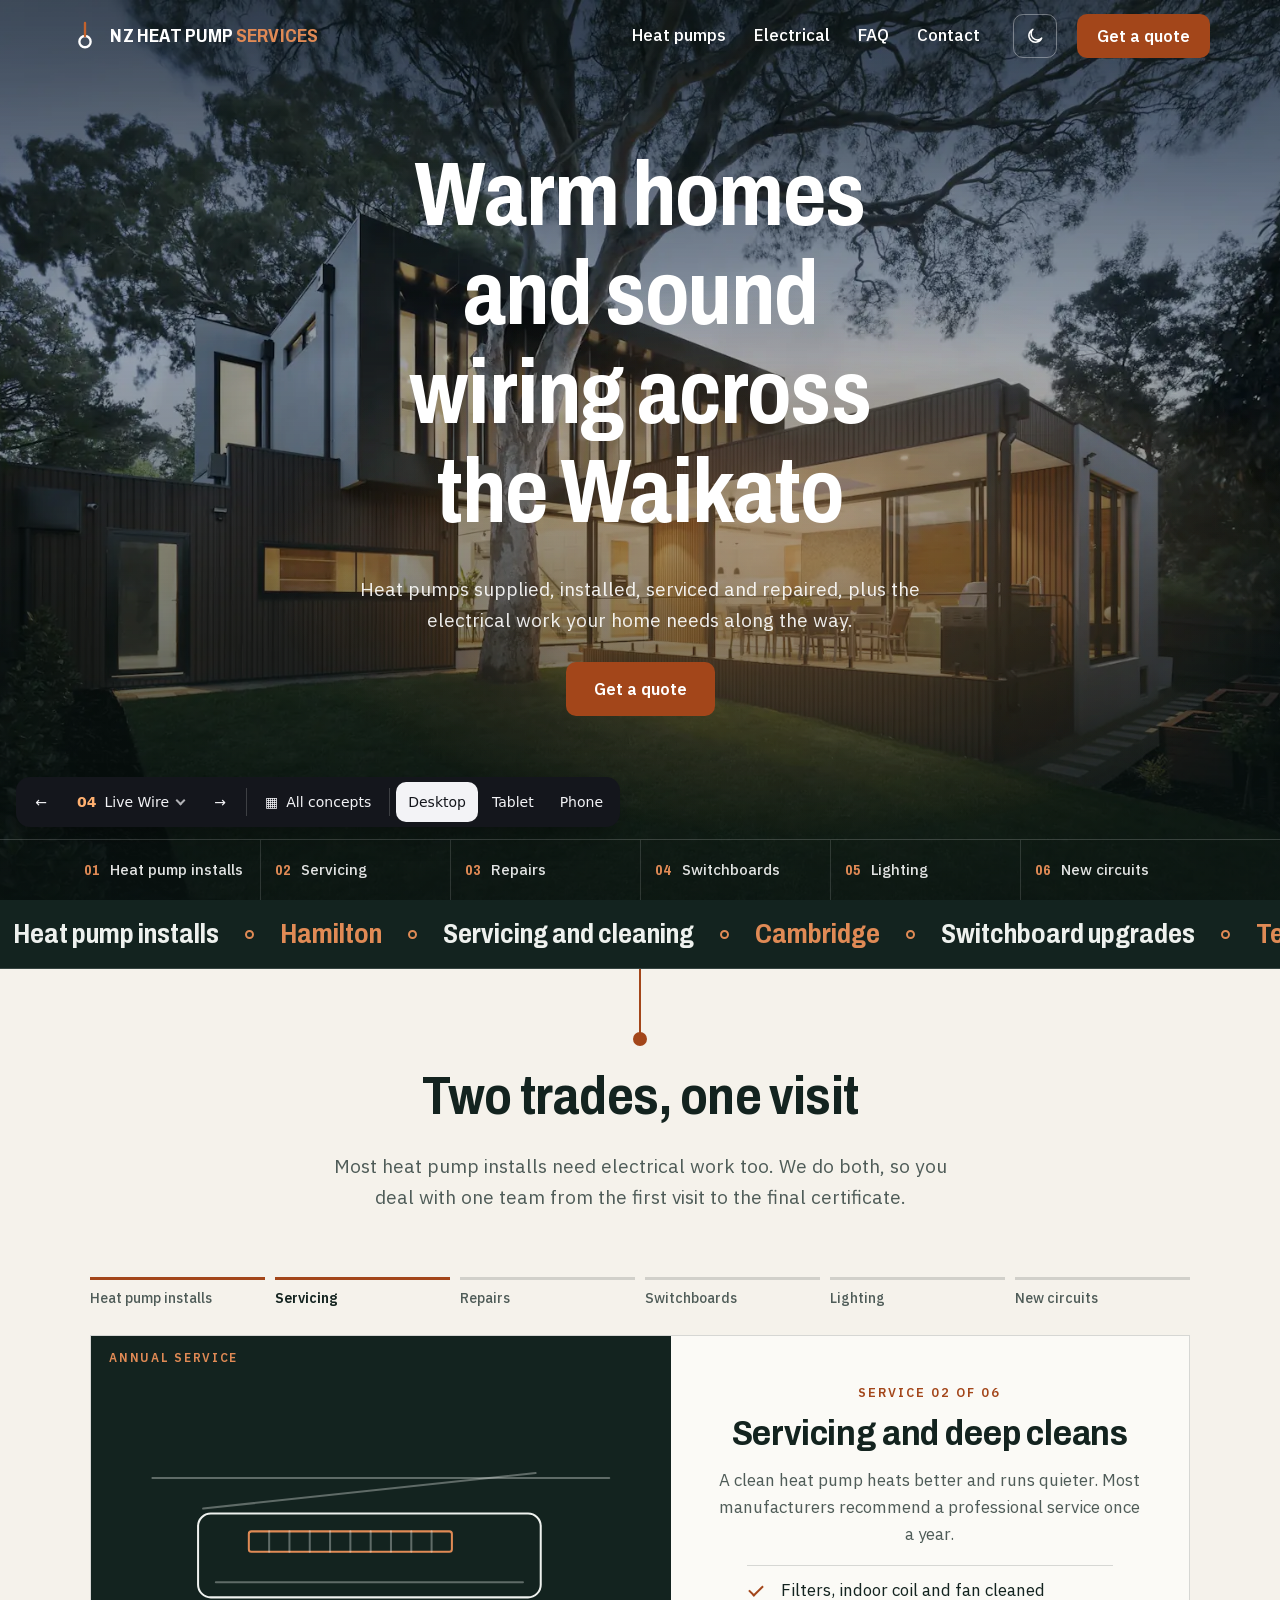
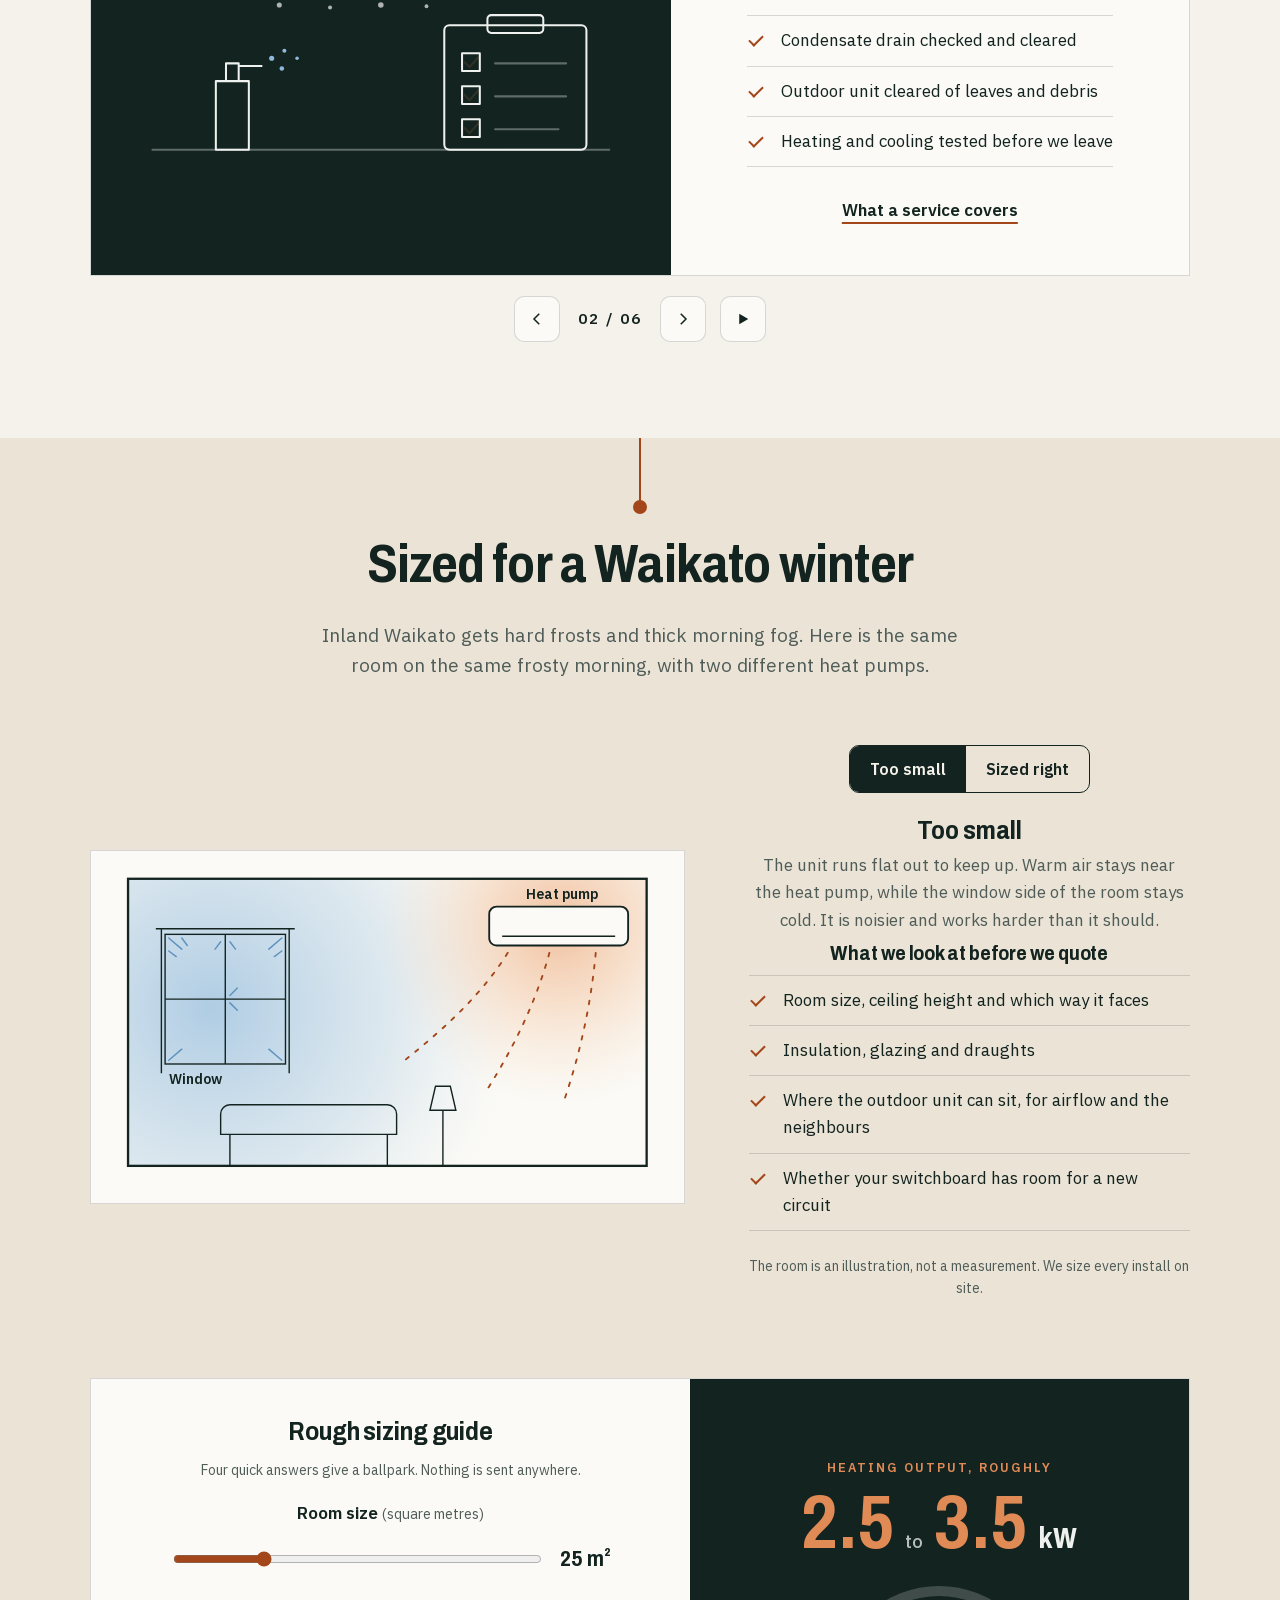
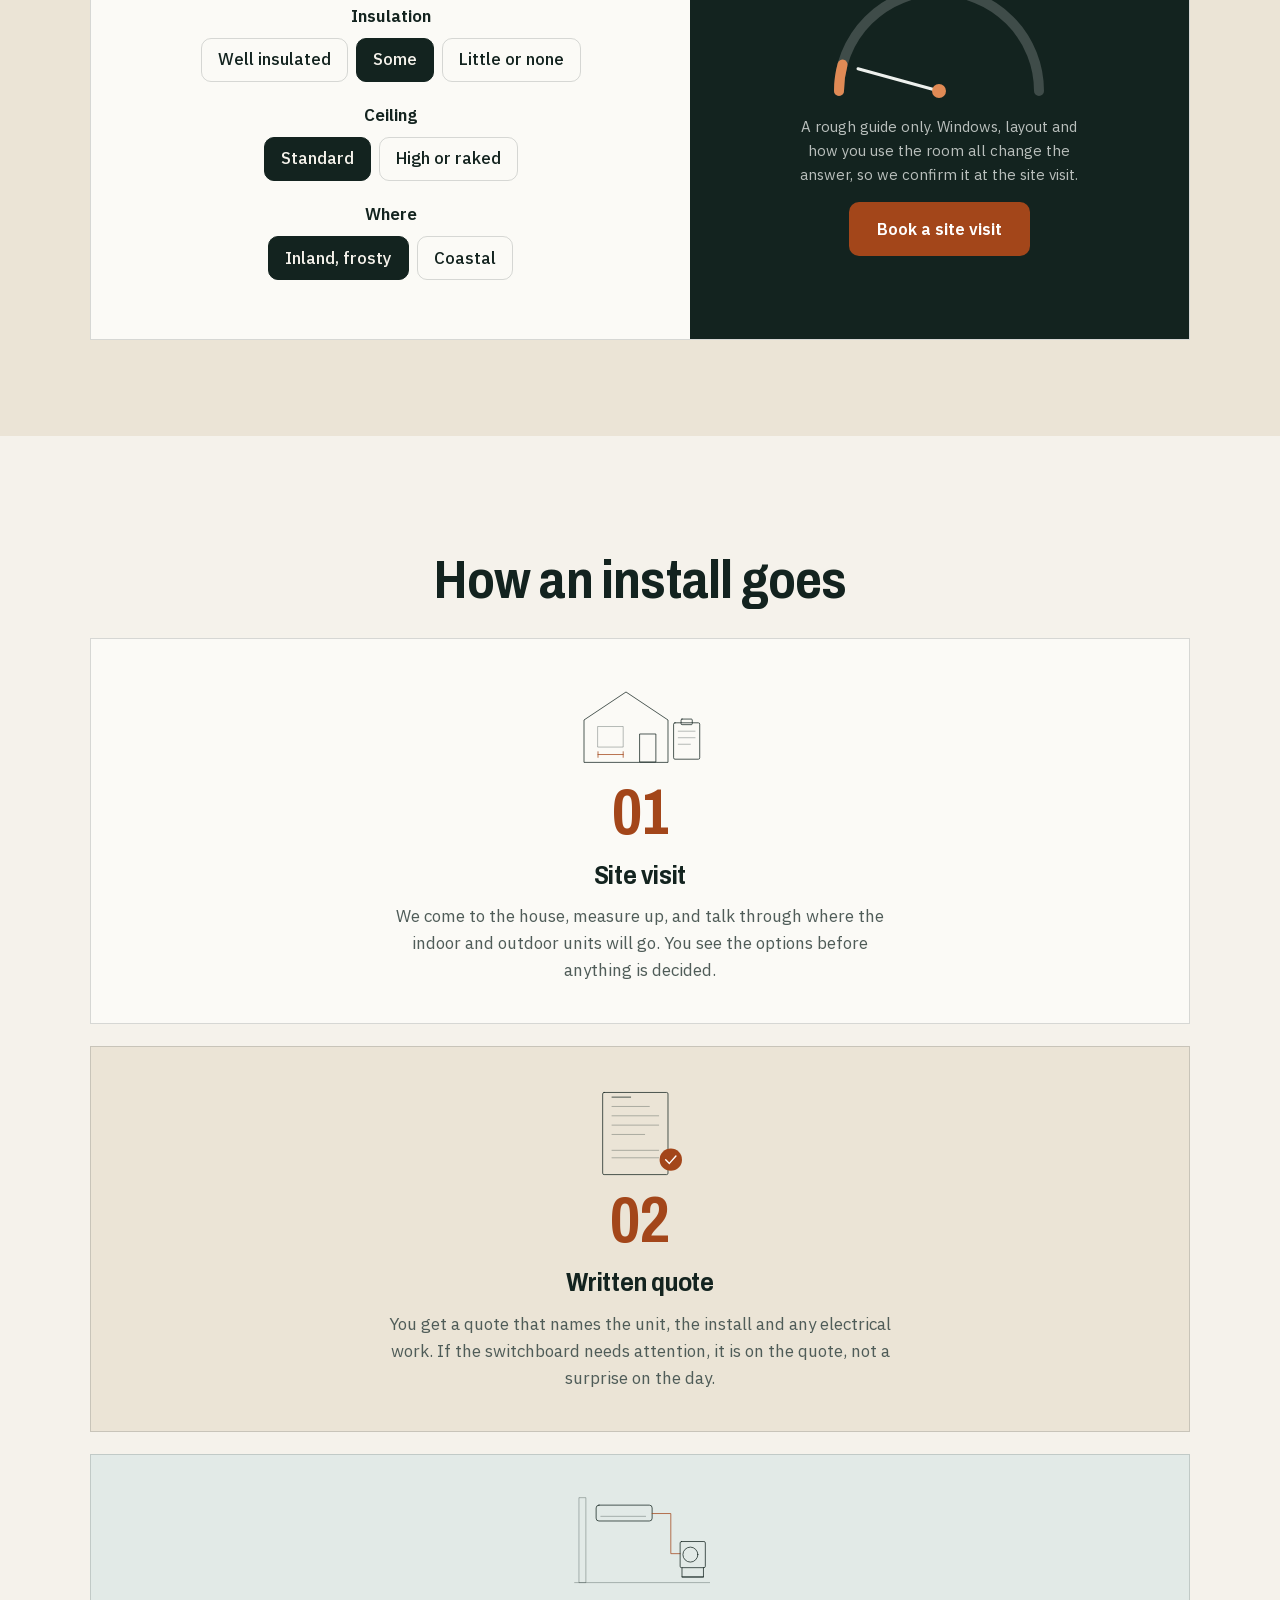
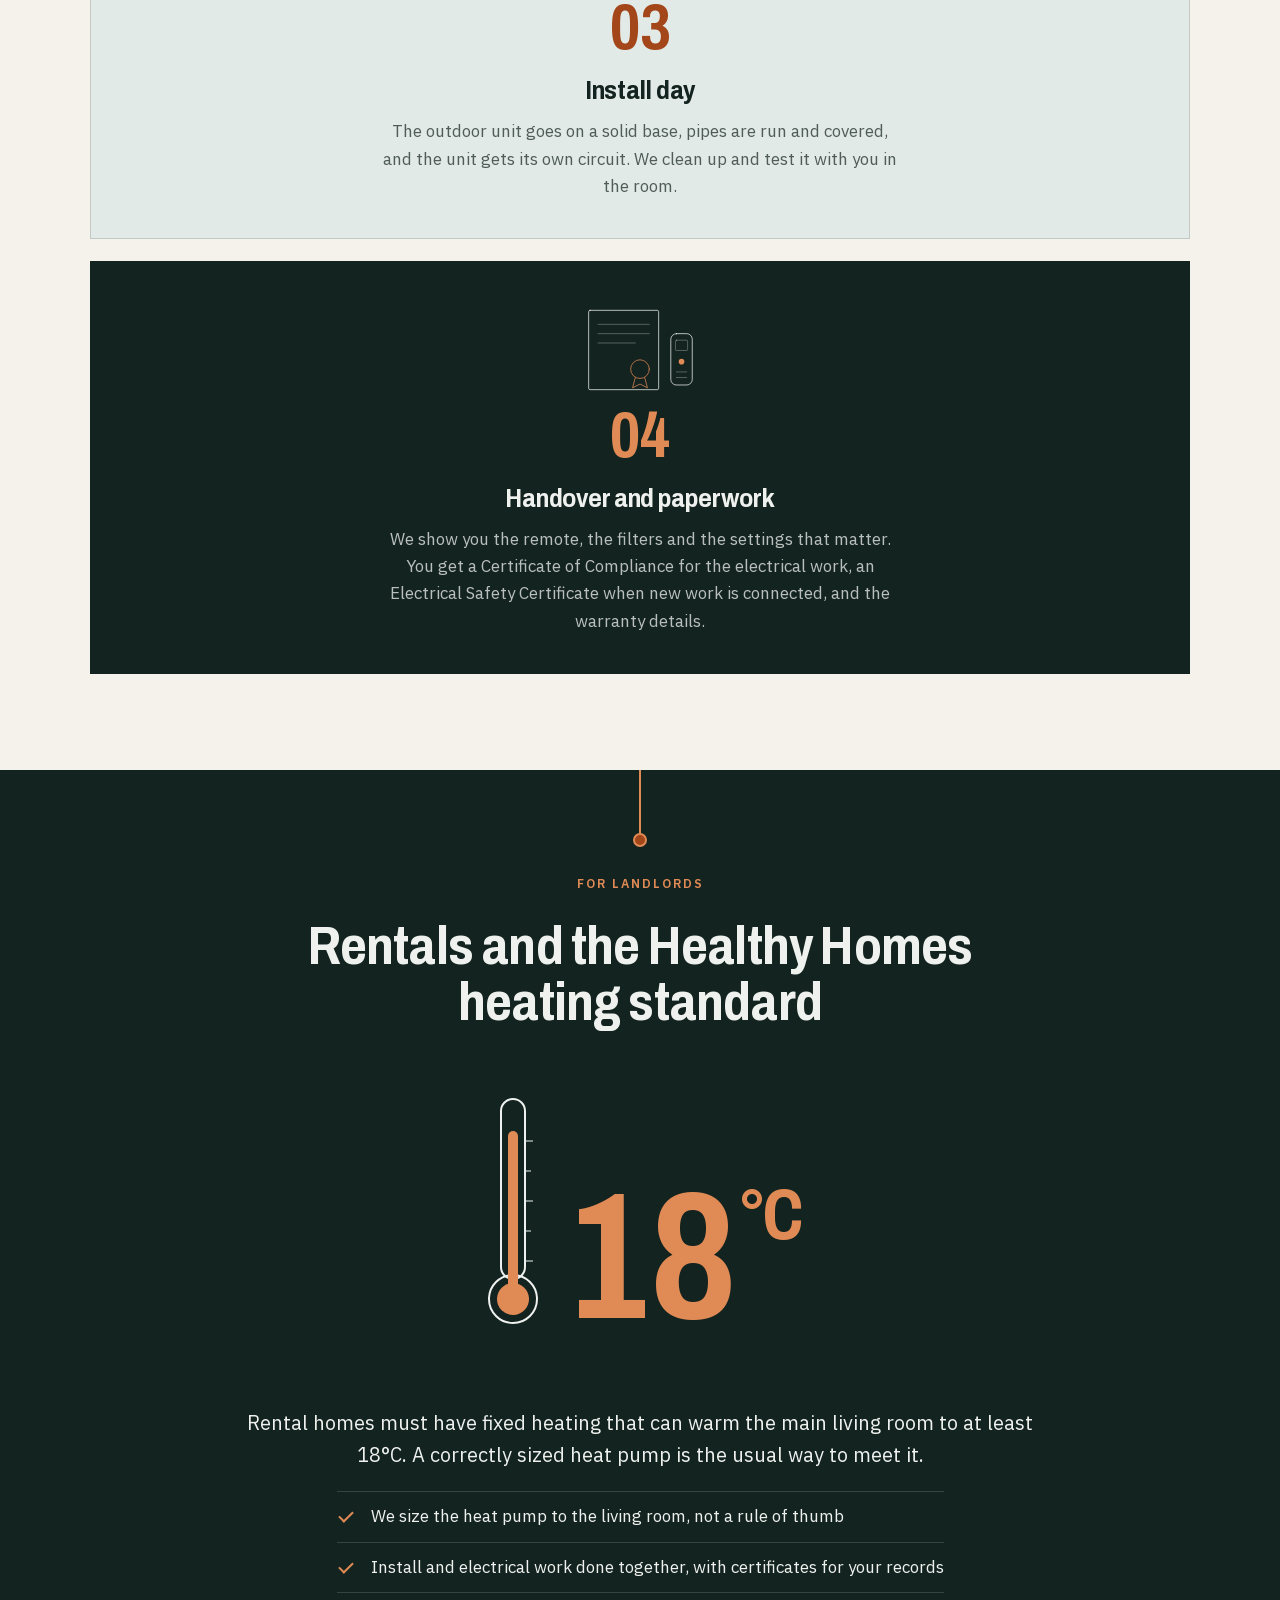
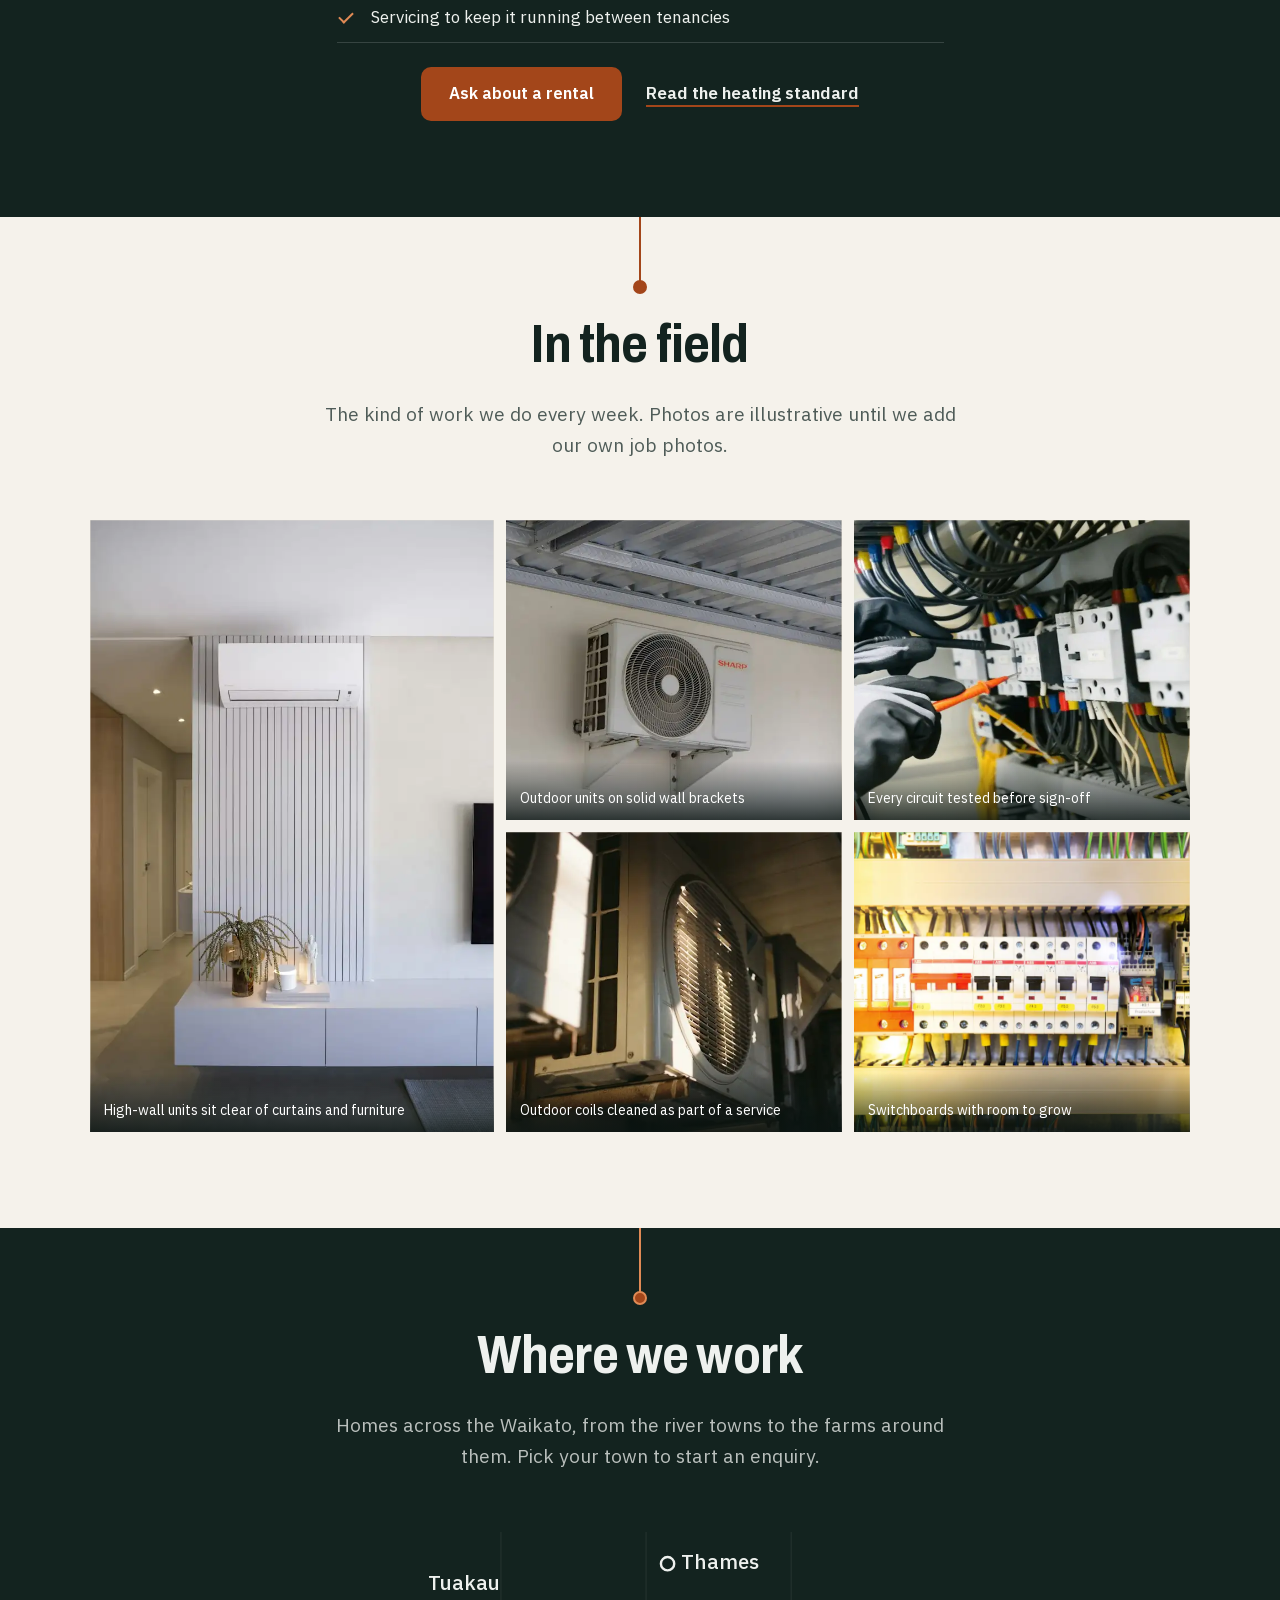
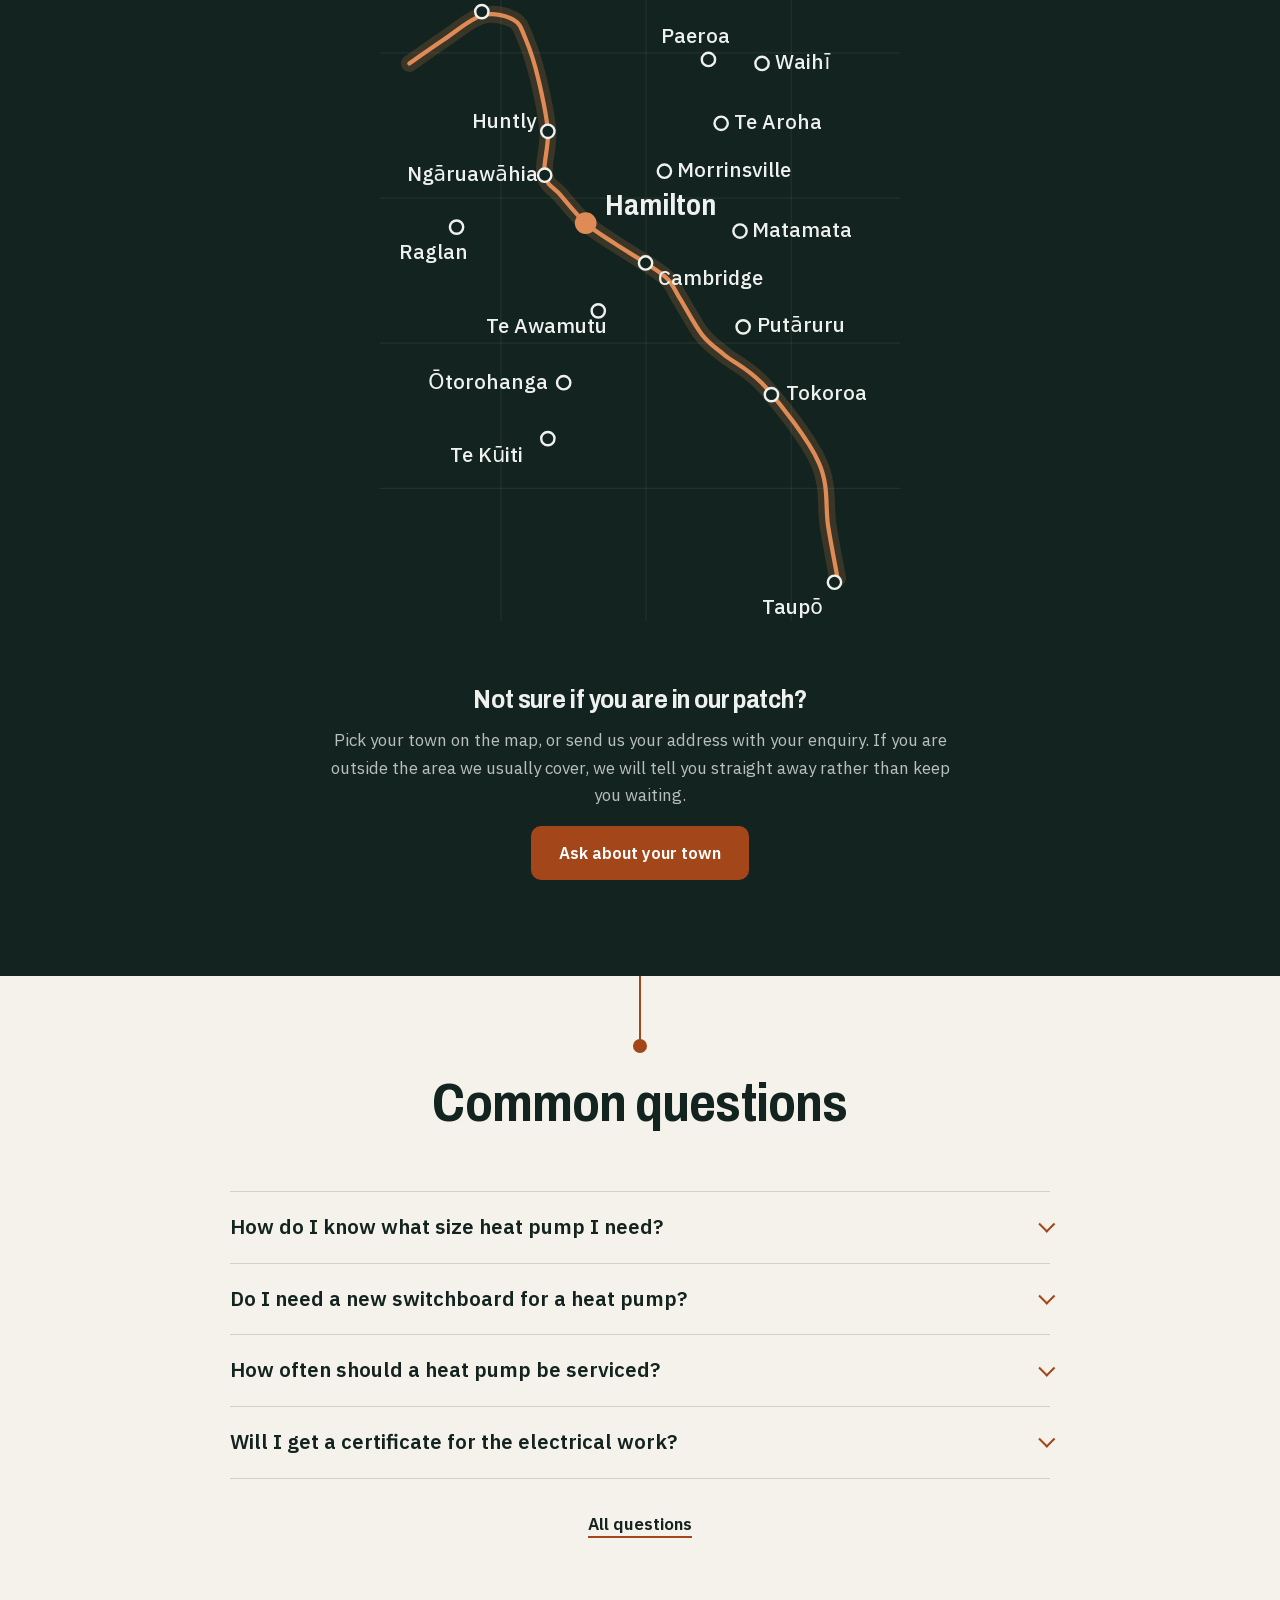
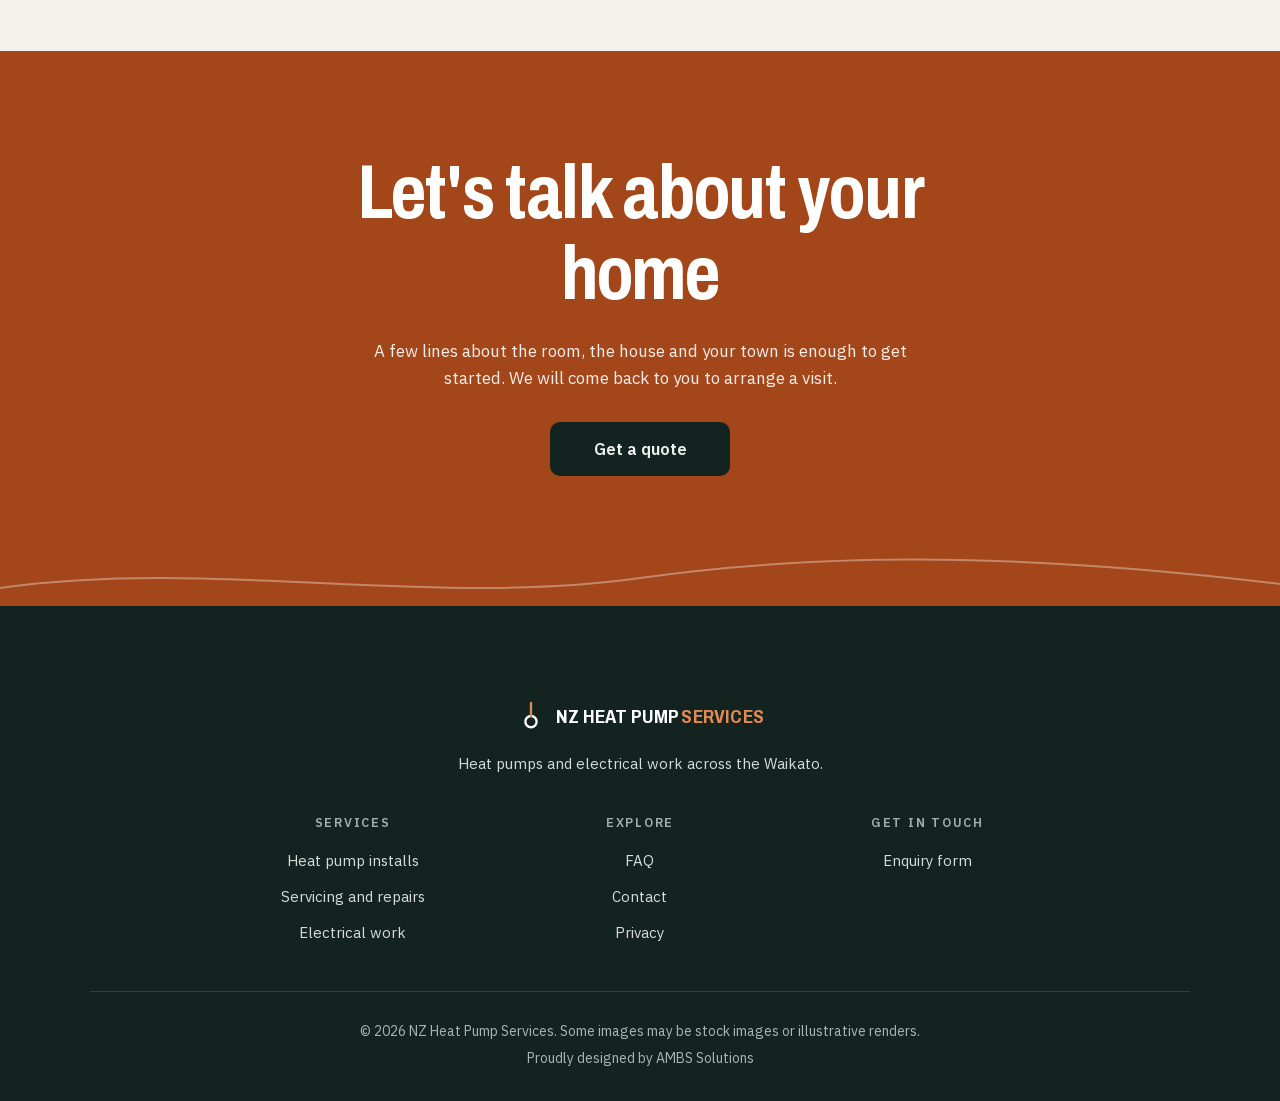
<file: designs/04-live-wire/index.html>
<!doctype html>
<html lang="en-NZ">
<head>
<meta charset="utf-8">
<meta name="viewport" content="width=device-width, initial-scale=1, viewport-fit=cover">
<title>NZ Heat Pump Services | Heat pumps and electrical, Waikato</title>
<meta name="description" content="Heat pump supply, installation, servicing and repairs, plus electrical work for homes across the Waikato.">
<meta name="robots" content="noindex">
<meta name="theme-color" content="#13231f">
<meta name="build" content="2026-10-20.2">
<meta property="og:type" content="website">
<meta property="og:locale" content="en_NZ">
<meta property="og:site_name" content="NZ Heat Pump Services">
<meta property="og:title" content="NZ Heat Pump Services | Heat pumps and electrical, Waikato">
<meta property="og:description" content="Heat pump supply, installation, servicing and repairs, plus electrical work for homes across the Waikato.">
<meta property="og:image" content="../../assets/img/dusk-home-1600.webp">
<meta name="twitter:card" content="summary_large_image">
<link rel="icon" href="../../assets/img/mark.svg" type="image/svg+xml">
<link rel="preload" href="../../assets/fonts/archivo-latin.woff2" as="font" type="font/woff2" crossorigin>
<link rel="preload" href="../../assets/fonts/plex-sans-latin.woff2" as="font" type="font/woff2" crossorigin>
<link rel="preload" as="image" href="../../assets/img/dusk-home-tall-480.webp" media="(max-width:600px)" fetchpriority="high">
<link rel="preload" as="image" imagesrcset="../../assets/img/dusk-home-800.webp 800w, ../../assets/img/dusk-home-1600.webp 1600w" imagesizes="100vw" media="(min-width:601px)" fetchpriority="high">
<link rel="stylesheet" href="../../assets/site.css?v=2">
<script>(function(d){var t;try{t=localStorage.getItem("nzhp-theme")}catch(e){}if(!t)t=matchMedia("(prefers-color-scheme: dark)").matches?"dark":"light";d.setAttribute("data-theme",t);d.classList.add("js")})(document.documentElement)</script>
<script type="application/ld+json">
{"@context":"https://schema.org","@type":["HVACBusiness","Electrician"],"name":"NZ Heat Pump Services","description":"Heat pump supply, installation, servicing and repairs, plus electrical work for homes across the Waikato.","areaServed":{"@type":"AdministrativeArea","name":"Waikato, New Zealand"},"image":"assets/img/dusk-home-1600.webp"}
</script>
</head>
<body>
<a class="skip" href="#main">Skip to content</a>

<header class="hdr">
  <div class="wrap">
    <a class="brand" href="./" aria-label="NZ Heat Pump Services, home">
      <svg viewBox="0 0 32 32" aria-hidden="true"><circle cx="16" cy="22" r="6" fill="none" stroke="currentColor" stroke-width="2.5"/><path d="M16 2v14" stroke="#c4622d" stroke-width="2.5" stroke-linecap="round"/></svg>
      <b>NZ Heat Pump <span>Services</span></b>
    </a>
    <nav class="nav" id="nav" aria-label="Main">
      <a href="../../heat-pumps.html">Heat pumps</a>
      <a href="../../electrical.html">Electrical</a>
      <a href="../../faq.html">FAQ</a>
      <a href="../../contact.html">Contact</a>
      <button class="theme-btn in-nav" type="button" aria-pressed="false">Dark mode</button>
      <a class="btn" href="../../contact.html">Get a quote</a>
    </nav>
    <button class="icon-btn theme-btn" type="button" aria-label="Switch between light and dark" aria-pressed="false">
      <svg class="moon" viewBox="0 0 24 24" aria-hidden="true"><path d="M20 14.5A8 8 0 1 1 9.5 4a6.5 6.5 0 0 0 10.5 10.5z" fill="none" stroke="currentColor" stroke-width="1.8" stroke-linejoin="round"/></svg>
      <svg class="sun" viewBox="0 0 24 24" aria-hidden="true"><circle cx="12" cy="12" r="4.5" fill="none" stroke="currentColor" stroke-width="1.8"/><path d="M12 2v2.5M12 19.5V22M2 12h2.5M19.5 12H22M4.9 4.9l1.8 1.8M17.3 17.3l1.8 1.8M4.9 19.1l1.8-1.8M17.3 6.7l1.8-1.8" stroke="currentColor" stroke-width="1.8" stroke-linecap="round"/></svg>
    </button>
    <a class="btn" href="../../contact.html">Get a quote</a>
    <button class="menu-btn" aria-expanded="false" aria-controls="nav" aria-label="Menu"><i></i><i></i><i></i></button>
  </div>
</header>

<main id="main">
  <section class="hero has-rail" aria-labelledby="h1">
    <picture><source media="(max-width:600px)" srcset="../../assets/img/dusk-home-tall-480.webp" width="480" height="960"><img src="../../assets/img/dusk-home-1600.webp" srcset="../../assets/img/dusk-home-800.webp 800w, ../../assets/img/dusk-home-1600.webp 1600w" sizes="100vw" width="1600" height="1067" alt="A modern home at dusk with warm light in every window" fetchpriority="high" decoding="async"></picture>
    <div class="frost" aria-hidden="true"></div><div class="warm" aria-hidden="true"></div>
    <div class="wrap">
      <h1 id="h1" aria-label="Warm homes and sound wiring across the Waikato">Warm homes and sound wiring across the Waikato</h1>
      <script>(function(h){h.innerHTML=h.textContent.split(" ").map(function(w,i){return '<span class="w" aria-hidden="true"><i style="--n:'+i+'">'+w+'</i></span>'}).join(" ")})(document.getElementById("h1"))</script>
      <p class="lede">Heat pumps supplied, installed, serviced and repaired, plus the electrical work your home needs along the way.</p>
      <div class="acts">
        <a class="btn" href="../../contact.html">Get a quote</a>
        <a class="tlink" href="#" data-href="tel" data-need="phone">Call <span data-fact="phone"></span></a>
      </div>
    </div>
    <nav class="rail" aria-label="Services">
      <ol>
        <li><a href="#services" data-go="0"><b>01</b>Heat pump installs</a></li>
        <li><a href="#services" data-go="1"><b>02</b>Servicing</a></li>
        <li><a href="#services" data-go="2"><b>03</b>Repairs</a></li>
        <li><a href="#services" data-go="3"><b>04</b>Switchboards</a></li>
        <li><a href="#services" data-go="4"><b>05</b>Lighting</a></li>
        <li><a href="#services" data-go="5"><b>06</b>New circuits</a></li>
      </ol>
    </nav>
  </section>

  <div class="ticker" aria-hidden="true">
    <div class="ticker-in">
      <ul><li>Heat pump installs</li><li>Hamilton</li><li>Servicing and cleaning</li><li>Cambridge</li><li>Switchboard upgrades</li><li>Te Awamutu</li><li>Lighting</li><li>Morrinsville</li><li>Fault finding</li><li>Matamata</li><li>New circuits</li><li>Huntly</li></ul>
      <ul><li>Heat pump installs</li><li>Hamilton</li><li>Servicing and cleaning</li><li>Cambridge</li><li>Switchboard upgrades</li><li>Te Awamutu</li><li>Lighting</li><li>Morrinsville</li><li>Fault finding</li><li>Matamata</li><li>New circuits</li><li>Huntly</li></ul>
    </div>
  </div>

  <section class="sec fed" id="services" aria-labelledby="what">
    <div class="wrap">
      <div class="head rv">
        <span class="wire" aria-hidden="true"><i></i></span>
        <h2 id="what">Two trades, one visit</h2>
        <p class="lede">Most heat pump installs need electrical work too. We do both, so you deal with one team from the first visit to the final certificate.</p>
      </div>

      <div class="show" role="region" aria-roledescription="carousel" aria-label="Our six services">
        <div class="bars" role="group" aria-label="Choose a service">
          <button type="button" class="bar" data-i="0" aria-current="true"><i><b></b></i><span>Heat pump installs</span></button>
          <button type="button" class="bar" data-i="1"><i><b></b></i><span>Servicing</span></button>
          <button type="button" class="bar" data-i="2"><i><b></b></i><span>Repairs</span></button>
          <button type="button" class="bar" data-i="3"><i><b></b></i><span>Switchboards</span></button>
          <button type="button" class="bar" data-i="4"><i><b></b></i><span>Lighting</span></button>
          <button type="button" class="bar" data-i="5"><i><b></b></i><span>New circuits</span></button>
        </div>
        <div class="stage" id="stage">

          <div class="slide on" role="group" aria-roledescription="slide" aria-label="1 of 6: Heat pump installs">
            <div class="art"><span class="tag" aria-hidden="true">Inside / Outside</span>
              <svg class="sc" viewBox="0 0 400 260" aria-hidden="true">
                <defs><radialGradient id="wg"><stop offset="0" stop-color="#e08a55" stop-opacity=".38"/><stop offset="1" stop-color="#e08a55" stop-opacity="0"/></radialGradient></defs>
                <ellipse class="pulse" cx="112" cy="160" rx="110" ry="70" fill="url(#wg)"/>
                <path class="ln soft" d="M10 232H232M250 232H392"/>
                <rect class="ln soft fillsoft" x="232" y="18" width="18" height="214"/>
                <rect class="ln" x="38" y="48" width="154" height="42" rx="8"/>
                <path class="ln soft" d="M52 80H178"/>
                <circle class="cuf blink" cx="176" cy="60" r="2.6"/>
                <path class="ln cu flow" d="M64 98C58 128 70 150 60 184M100 98C98 132 110 156 104 196M138 98C142 128 152 150 150 186M174 98C184 124 194 140 196 170"/>
                <path class="ln soft" d="M50 232v-26h112v26M44 206h124v-14a8 8 0 0 0-8-8H52a8 8 0 0 0-8 8z"/>
                <path class="ln cu" stroke-width="4" d="M192 64H241V172H270"/>
                <path class="ln flow slow" stroke-opacity=".9" d="M192 64H241V172H270"/>
                <rect class="ln" x="270" y="146" width="106" height="76" rx="4"/>
                <circle class="ln" cx="306" cy="184" r="25"/>
                <g class="spin"><path class="ln" d="M306 184l0-21M306 184l18 11M306 184l-18 11"/><circle cx="306" cy="184" r="25" fill="none" stroke="none"/></g>
                <path class="ln soft" d="M346 156v56M356 156v56M366 156v56M278 222v10M368 222v10"/>
                <circle cx="362" cy="44" r="12" fill="currentColor" fill-opacity=".85"/>
                <circle cx="372" cy="40" r="10" style="fill:var(--night)"/>
                <g fill="currentColor"><circle class="twinkle" style="--d:0s" cx="282" cy="34" r="1.6"/><circle class="twinkle" style="--d:.8s" cx="316" cy="60" r="1.3"/><circle class="twinkle" style="--d:1.6s" cx="268" cy="80" r="1.4"/><circle class="twinkle" style="--d:2.2s" cx="338" cy="100" r="1.2"/></g>
                <g class="ln cold twinkle" style="--d:.4s"><path d="M290 244l6 6M296 244l-6 6M330 246l5 5M335 246l-5 5M368 243l6 6M374 243l-6 6"/></g>
              </svg>
            </div>
            <div class="copy">
              <span class="mono">Service 01 of 06</span>
              <h3>Heat pump installs</h3>
              <p>Sized to the room and to a cold inland morning, fitted neatly, and wired on its own circuit.</p>
              <ul class="ticks">
                <li>High-wall, floor console, multi-split and ducted</li>
                <li>Outdoor units on solid brackets or bases</li>
                <li>Pipe runs covered and kept tidy</li>
                <li>Replacing old or noisy units</li>
              </ul>
              <a class="tlink" href="../../heat-pumps.html">More on heat pumps</a>
            </div>
          </div>

          <div class="slide" role="group" aria-roledescription="slide" aria-label="2 of 6: Servicing">
            <div class="art"><span class="tag" aria-hidden="true">Annual service</span>
              <svg class="sc" viewBox="0 0 400 260" aria-hidden="true">
                <path class="ln soft" d="M20 30H380"/>
                <rect class="ln" x="56" y="58" width="270" height="66" rx="10"/>
                <path class="ln soft" d="M60 54L322 26"/>
                <g class="slidex"><rect class="ln cu" x="96" y="72" width="160" height="16" rx="2"/><path class="ln soft" d="M112 72v16M128 72v16M144 72v16M160 72v16M176 72v16M192 72v16M208 72v16M224 72v16M240 72v16"/></g>
                <path class="ln soft" d="M70 112H312"/>
                <g fill="currentColor" fill-opacity=".7"><circle class="fall" style="--d:0s" cx="120" cy="130" r="2"/><circle class="fall" style="--d:.7s" cx="160" cy="132" r="1.6"/><circle class="fall" style="--d:1.3s" cx="200" cy="130" r="2.2"/><circle class="fall" style="--d:1.9s" cx="236" cy="131" r="1.5"/></g>
                <rect class="ln" x="250" y="146" width="112" height="98" rx="4"/>
                <rect class="ln" x="284" y="138" width="44" height="14" rx="3"/>
                <g class="ln soft"><path d="M290 176H346M290 202H346M290 228H340"/></g>
                <g class="ln"><rect x="264" y="168" width="14" height="14"/><rect x="264" y="194" width="14" height="14"/><rect x="264" y="220" width="14" height="14"/></g>
                <g class="ln cu" stroke-width="2.4"><path class="seq" style="--d:0s" d="M266 175l4 4 7-8"/><path class="seq" style="--d:.6s" d="M266 201l4 4 7-8"/><path class="seq" style="--d:1.2s" d="M266 227l4 4 7-8"/></g>
                <path class="ln" d="M70 244V190h26v54zM78 190v-14h10v14M88 178h18"/>
                <g fill="#8fb9dc"><circle class="twinkle" style="--d:0s" cx="114" cy="172" r="2"/><circle class="twinkle" style="--d:.5s" cx="124" cy="166" r="1.6"/><circle class="twinkle" style="--d:1s" cx="122" cy="180" r="1.8"/><circle class="twinkle" style="--d:1.5s" cx="134" cy="172" r="1.4"/></g>
                <path class="ln soft" d="M20 244H380"/>
              </svg>
            </div>
            <div class="copy">
              <span class="mono">Service 02 of 06</span>
              <h3>Servicing and deep cleans</h3>
              <p>A clean heat pump heats better and runs quieter. Most manufacturers recommend a professional service once a year.</p>
              <ul class="ticks">
                <li>Filters, indoor coil and fan cleaned</li>
                <li>Condensate drain checked and cleared</li>
                <li>Outdoor unit cleared of leaves and debris</li>
                <li>Heating and cooling tested before we leave</li>
              </ul>
              <a class="tlink" href="../../heat-pumps.html#servicing">What a service covers</a>
            </div>
          </div>

          <div class="slide" role="group" aria-roledescription="slide" aria-label="3 of 6: Repairs">
            <div class="art"><span class="tag" aria-hidden="true">Fault finding</span>
              <svg class="sc" viewBox="0 0 400 260" aria-hidden="true">
                <path class="ln soft" d="M20 26H380"/>
                <rect class="ln" x="40" y="40" width="204" height="52" rx="9"/>
                <path class="ln soft" d="M54 80H200"/>
                <circle class="cuf blink" cx="224" cy="78" r="4.5"/>
                <circle class="cuf pulse" cx="224" cy="78" r="9" fill-opacity=".25"/>
                <rect class="ln" x="252" y="104" width="112" height="140" rx="12"/>
                <rect class="ln fillsoft" x="266" y="118" width="84" height="50" rx="3"/>
                <path class="ln soft" d="M276 158A32 32 0 0 1 340 158"/>
                <path class="ln soft" d="M282 146l4 3M308 128v5M334 146l-4 3"/>
                <line class="ln cu swing" stroke-width="2.4" x1="308" y1="160" x2="308" y2="130" style="transform-origin:308px 160px"/>
                <circle class="ln" cx="308" cy="204" r="20"/>
                <path class="ln" d="M308 204l9-9"/>
                <circle class="cuf" cx="282" cy="234" r="3.5"/><circle cx="334" cy="234" r="3.5" fill="currentColor"/>
                <path class="ln cu" d="M282 234C250 250 190 230 168 160L156 104"/>
                <path class="ln" d="M334 234C318 252 222 256 196 176L190 104"/>
                <path class="ln cu" stroke-width="3" d="M156 104l-4-12"/><path class="ln" stroke-width="3" d="M190 104l-2-12"/>
                <path class="ln cu pulse" d="M140 92l-6-8M148 88l-2-10M160 92l6-8"/>
              </svg>
            </div>
            <div class="copy">
              <span class="mono">Service 03 of 06</span>
              <h3>Repairs and fault finding</h3>
              <p>Weak airflow, water dripping, a musty smell or flashing lights. We find the cause and fix it properly.</p>
              <ul class="ticks">
                <li>Error codes and flashing lights diagnosed</li>
                <li>Leaking drains and blocked lines</li>
                <li>Electrical faults on the heat pump circuit</li>
                <li>Send us a photo of the code to save a trip</li>
              </ul>
              <a class="tlink" href="../../heat-pumps.html#servicing">Signs it needs a look</a>
            </div>
          </div>

          <div class="slide" role="group" aria-roledescription="slide" aria-label="4 of 6: Switchboards">
            <div class="art"><span class="tag" aria-hidden="true">Switchboard upgrade</span>
              <svg class="sc" viewBox="0 0 400 260" aria-hidden="true">
                <rect class="ln" x="88" y="22" width="224" height="212" rx="3"/>
                <rect class="ln soft" x="102" y="36" width="196" height="184"/>
                <rect class="ln" x="116" y="54" width="42" height="50" rx="2"/>
                <rect class="cuf flip" style="--d:0s" x="130" y="70" width="14" height="18" rx="2"/>
                <g class="ln"><rect x="168" y="54" width="16" height="50"/><rect x="190" y="54" width="16" height="50"/><rect x="212" y="54" width="16" height="50"/><rect x="234" y="54" width="16" height="50"/><rect x="256" y="54" width="16" height="50"/></g>
                <g fill="currentColor"><rect class="flip" style="--d:.3s" x="172" y="72" width="8" height="12"/><rect class="flip" style="--d:.6s" x="194" y="72" width="8" height="12"/><rect class="flip" style="--d:.9s" x="216" y="72" width="8" height="12"/><rect class="flip" style="--d:1.2s" x="238" y="72" width="8" height="12"/><rect class="flip" style="--d:1.5s" x="260" y="72" width="8" height="12"/></g>
                <path class="ln soft" d="M110 116H290"/>
                <g class="ln"><rect x="116" y="128" width="16" height="50"/><rect x="138" y="128" width="16" height="50"/><rect x="160" y="128" width="16" height="50"/><rect x="182" y="128" width="16" height="50"/><rect x="204" y="128" width="16" height="50"/><rect x="226" y="128" width="16" height="50"/><rect x="248" y="128" width="16" height="50"/><rect x="270" y="128" width="16" height="50"/></g>
                <g class="cuf"><circle class="seq" style="--d:.2s" cx="124" cy="138" r="2.4"/><circle class="seq" style="--d:.5s" cx="146" cy="138" r="2.4"/><circle class="seq" style="--d:.8s" cx="168" cy="138" r="2.4"/><circle class="seq" style="--d:1.1s" cx="190" cy="138" r="2.4"/><circle class="seq" style="--d:1.4s" cx="212" cy="138" r="2.4"/><circle class="seq" style="--d:1.7s" cx="234" cy="138" r="2.4"/><circle class="seq" style="--d:2s" cx="256" cy="138" r="2.4"/><circle class="seq" style="--d:2.3s" cx="278" cy="138" r="2.4"/></g>
                <path class="ln cu" stroke-width="2.2" d="M124 178v30c0 10 6 14 16 14H200M168 178v30M212 178v24h40M256 178v20"/>
                <path class="ln flow" stroke-opacity=".8" d="M124 178v30c0 10 6 14 16 14H200M212 178v24h40"/>
                <path class="ln soft" d="M200 234v18M190 252h20"/>
                <g class="ln soft"><path d="M20 70h50M20 110h50M20 150h50"/><path d="M330 70h50M330 110h50M330 150h50"/></g>
              </svg>
            </div>
            <div class="copy">
              <span class="mono">Service 04 of 06</span>
              <h3>Switchboard upgrades</h3>
              <p>Older boards can run out of room or still use old-style fuses. An upgrade brings modern circuit breakers and RCD protection, with space to grow.</p>
              <ul class="ticks">
                <li>Old fuses replaced with circuit breakers</li>
                <li>RCD protection for your circuits</li>
                <li>Room for a heat pump, oven or EV charger later</li>
                <li>Certified when the job is done</li>
              </ul>
              <a class="tlink" href="../../electrical.html">More on electrical work</a>
            </div>
          </div>

          <div class="slide" role="group" aria-roledescription="slide" aria-label="5 of 6: Lighting">
            <div class="art"><span class="tag" aria-hidden="true">Inside and out</span>
              <svg class="sc" viewBox="0 0 400 260" aria-hidden="true">
                <path class="ln soft" d="M10 28H390M10 234H390"/>
                <g fill="#e08a55" fill-opacity=".16">
                  <path class="seq" style="--d:0s" d="M76 102L30 234H170L124 102Z"/>
                  <path class="seq" style="--d:.5s" d="M176 102L130 234H270L224 102Z"/>
                  <path class="seq" style="--d:1s" d="M276 102L230 234H370L324 102Z"/>
                </g>
                <path class="ln" d="M100 28V78M200 28V78M300 28V78"/>
                <path class="ln" d="M76 102L88 78H112L124 102ZM176 102L188 78H212L224 102ZM276 102L288 78H312L324 102Z"/>
                <g class="cuf"><circle class="seq" style="--d:0s" cx="100" cy="106" r="5"/><circle class="seq" style="--d:.5s" cx="200" cy="106" r="5"/><circle class="seq" style="--d:1s" cx="300" cy="106" r="5"/></g>
                <path class="ln soft" d="M110 234v-40h180v40M100 194h200"/>
                <rect class="ln" x="356" y="140" width="22" height="34" rx="2"/>
                <rect class="cuf flip" style="--d:0s" x="363" y="150" width="8" height="12" rx="1"/>
              </svg>
            </div>
            <div class="copy">
              <span class="mono">Service 05 of 06</span>
              <h3>Lighting, inside and out</h3>
              <p>Lighting that suits how you use each room, switched where you reach for it.</p>
              <ul class="ticks">
                <li>LED downlights and dimmers</li>
                <li>Pendant and feature lighting</li>
                <li>Outdoor and security lights</li>
                <li>Two-way switching for stairs and hallways</li>
              </ul>
              <a class="tlink" href="../../electrical.html">More on electrical work</a>
            </div>
          </div>

          <div class="slide" role="group" aria-roledescription="slide" aria-label="6 of 6: New circuits">
            <div class="art"><span class="tag" aria-hidden="true">New circuits</span>
              <svg class="sc" viewBox="0 0 400 260" aria-hidden="true">
                <rect class="ln soft" x="16" y="20" width="368" height="214"/>
                <rect class="ln" x="38" y="52" width="64" height="88" rx="3"/>
                <g class="ln soft"><path d="M48 70h44M48 86h44M48 102h44M48 118h44"/></g>
                <circle class="cuf blink" cx="90" cy="62" r="2.6"/>
                <path class="ln cu" stroke-width="3" d="M102 96H196V184H292"/>
                <path class="ln flow" stroke-opacity=".9" d="M102 96H196V184H292"/>
                <path class="ln cu" stroke-width="3" d="M196 96V64H250"/>
                <path class="ln flow" stroke-opacity=".9" d="M196 96V64H250"/>
                <rect class="ln" x="250" y="46" width="40" height="36" rx="3"/>
                <path class="ln soft" d="M262 58v10M278 58v10"/>
                <rect class="ln" x="292" y="160" width="56" height="48" rx="4"/>
                <path class="ln" d="M308 174v12M320 174v12M332 180h0"/>
                <g class="plug"><rect class="ln" x="346" y="168" width="22" height="30" rx="3"/><path class="ln" d="M346 176h-10M346 190h-10M368 183h14"/></g>
                <path class="ln cu pulse" d="M342 156l-4-8M350 154l2-9M356 160l7-5"/>
              </svg>
            </div>
            <div class="copy">
              <span class="mono">Service 06 of 06</span>
              <h3>New circuits and power points</h3>
              <p>Power where you actually need it, and dedicated circuits for the appliances that need their own.</p>
              <ul class="ticks">
                <li>Extra power points and USB outlets</li>
                <li>Circuits for heat pumps, ovens and spa pools</li>
                <li>Renovation and extension wiring</li>
                <li>Fault finding on circuits that keep tripping</li>
              </ul>
              <a class="tlink" href="../../electrical.html">More on electrical work</a>
            </div>
          </div>
        </div>
        <div class="ctrl">
          <button type="button" class="prev" aria-label="Previous service"><svg viewBox="0 0 24 24" aria-hidden="true"><path d="M15 5l-7 7 7 7" fill="none" stroke="currentColor" stroke-width="2"/></svg></button>
          <span class="count" aria-hidden="true">01 / 06</span>
          <button type="button" class="next" aria-label="Next service"><svg viewBox="0 0 24 24" aria-hidden="true"><path d="M9 5l7 7-7 7" fill="none" stroke="currentColor" stroke-width="2"/></svg></button>
          <button type="button" class="toggle" aria-label="Pause the slideshow"><svg class="pause" viewBox="0 0 24 24" aria-hidden="true"><path d="M8 5v14M16 5v14" stroke="currentColor" stroke-width="2.4"/></svg><svg class="play" viewBox="0 0 24 24" aria-hidden="true"><path d="M7 5l12 7-12 7z" fill="currentColor"/></svg></button>
        </div>
      </div>
    </div>
  </section>

  <section class="sec fed sand" aria-labelledby="size">
    <div class="wrap">
      <div class="head rv">
        <span class="wire" aria-hidden="true"><i></i></span>
        <h2 id="size">Sized for a Waikato winter</h2>
        <p class="lede">Inland Waikato gets hard frosts and thick morning fog. Here is the same room on the same frosty morning, with two different heat pumps.</p>
      </div>
      <div class="demo">
        <svg class="room" id="room" viewBox="0 0 640 380" role="img" aria-label="A room with a heat pump that is too small: warm air stays near the unit and the window side stays cold">
          <defs>
            <clipPath id="rc"><rect x="40" y="30" width="560" height="310"/></clipPath>
            <radialGradient id="gc" gradientUnits="userSpaceOnUse" cx="130" cy="170" r="330"><stop offset="0" stop-color="#8fb9dc" stop-opacity=".7"/><stop offset=".6" stop-color="#a9c9e2" stop-opacity=".35"/><stop offset="1" stop-color="#cfe0ec" stop-opacity="0"/></radialGradient>
            <radialGradient id="gh" gradientUnits="userSpaceOnUse" cx="505" cy="82" r="460"><stop offset="0" stop-color="#e8935a" stop-opacity=".75"/><stop offset=".45" stop-color="#f0b080" stop-opacity=".45"/><stop offset="1" stop-color="#f5d2b0" stop-opacity="0"/></radialGradient>
          </defs>
          <g clip-path="url(#rc)">
            <rect class="coldf" x="40" y="30" width="560" height="310" fill="url(#gc)"/>
            <g class="heat"><circle cx="505" cy="82" r="460" fill="url(#gh)"/></g>
          </g>
          <rect class="wall" x="40" y="30" width="560" height="310"/>
          <rect class="thin" x="80" y="90" width="130" height="140"/>
          <path class="thin" d="M145 90v140M80 160h130M70 84h150M76 84v156M214 84v156"/>
          <g class="ice" stroke="#5f93bf" stroke-width="1.6" fill="none" stroke-linecap="round">
            <path d="M84 94l14 12M84 108l8 6M98 94l6 8M206 94l-14 12M206 108l-8 6M84 226l14-12M206 226l-14-12M150 156l8-8M150 164l8 8M140 98l-6 8M150 98l6 8"/>
          </g>
          <rect class="unit" x="430" y="60" width="150" height="42" rx="8"/>
          <path class="thin" d="M444 92h122"/>
          <path class="air" d="M450 110C425 150 390 185 340 225M495 110C480 165 455 215 425 262M545 110C540 165 528 220 510 272"/>
          <g><circle class="mote" style="--d:0s" cx="300" cy="200" r="3"/><circle class="mote" style="--d:.8s" cx="220" cy="250" r="2.6"/><circle class="mote" style="--d:1.6s" cx="160" cy="190" r="3"/><circle class="mote" style="--d:2.2s" cx="380" cy="280" r="2.4"/><circle class="mote" style="--d:1.1s" cx="250" cy="150" r="2.4"/></g>
          <path class="thin" d="M150 340v-34h170v34M140 306h190v-22a10 10 0 0 0-10-10H150a10 10 0 0 0-10 10z"/>
          <path class="thin" d="M380 340v-60M366 280h28l-6-26h-16z"/>
          <path class="thin" d="M240 340h120" stroke-dasharray="2 6"/>
          <text x="84" y="252">Window</text>
          <text x="470" y="52">Heat pump</text>
        </svg>
        <div>
          <div class="seg" role="group" aria-label="Heat pump size">
            <button type="button" data-size="small" aria-pressed="true">Too small</button>
            <button type="button" data-size="ok" aria-pressed="false">Sized right</button>
          </div>
          <div class="demo-say" aria-live="polite" id="say"><strong>Too small</strong>The unit runs flat out to keep up. Warm air stays near the heat pump, while the window side of the room stays cold. It is noisier and works harder than it should.</div>
          <h3 style="font-size:20px;margin-top:8px">What we look at before we quote</h3>
          <ul class="ticks">
            <li>Room size, ceiling height and which way it faces</li>
            <li>Insulation, glazing and draughts</li>
            <li>Where the outdoor unit can sit, for airflow and the neighbours</li>
            <li>Whether your switchboard has room for a new circuit</li>
          </ul>
          <p class="note">The room is an illustration, not a measurement. We size every install on site.</p>
        </div>
      </div>

      <div class="sizer" id="sizer">
        <div class="sizer-in">
          <h3>Rough sizing guide</h3>
          <p class="note" style="margin-bottom:18px">Four quick answers give a ballpark. Nothing is sent anywhere.</p>
          <div class="sz-field">
            <label for="sz-area">Room size <small>(square metres)</small></label>
            <div class="sz-range"><input id="sz-area" type="range" min="8" max="80" step="1" value="25" aria-describedby="sz-area-out"><output id="sz-area-out" for="sz-area">25 m²</output></div>
          </div>
          <fieldset class="sz-field"><legend>Insulation</legend>
            <div class="chips"><label><input type="radio" name="sz-ins" value="90"><span>Well insulated</span></label><label><input type="radio" name="sz-ins" value="110" checked><span>Some</span></label><label><input type="radio" name="sz-ins" value="140"><span>Little or none</span></label></div>
          </fieldset>
          <fieldset class="sz-field"><legend>Ceiling</legend>
            <div class="chips"><label><input type="radio" name="sz-ceil" value="1" checked><span>Standard</span></label><label><input type="radio" name="sz-ceil" value="1.2"><span>High or raked</span></label></div>
          </fieldset>
          <fieldset class="sz-field"><legend>Where</legend>
            <div class="chips"><label><input type="radio" name="sz-loc" value="1.1" checked><span>Inland, frosty</span></label><label><input type="radio" name="sz-loc" value="1"><span>Coastal</span></label></div>
          </fieldset>
        </div>
        <div class="readout" aria-live="polite">
          <span class="mono">Heating output, roughly</span>
          <div class="kw"><span id="sz-lo">2.5</span><i>to</i><span id="sz-hi">3.5</span><small>kW</small></div>
          <svg class="meter" viewBox="0 0 240 130" aria-hidden="true">
            <path d="M20 120A100 100 0 0 1 220 120" fill="none" stroke="currentColor" stroke-opacity=".2" stroke-width="10" stroke-linecap="round"/>
            <path id="sz-arc" d="M20 120A100 100 0 0 1 220 120" fill="none" stroke="var(--accent-hi)" stroke-width="10" stroke-linecap="round" pathLength="100" stroke-dasharray="100" stroke-dashoffset="70"/>
            <line id="sz-needle" x1="120" y1="120" x2="120" y2="36" stroke="currentColor" stroke-width="3" stroke-linecap="round"/>
            <circle cx="120" cy="120" r="7" fill="var(--accent-hi)"/>
          </svg>
          <p>A rough guide only. Windows, layout and how you use the room all change the answer, so we confirm it at the site visit.</p>
          <a class="btn" href="../../contact.html" id="sz-go">Book a site visit</a>
        </div>
      </div>
    </div>
  </section>

  <section class="sec" aria-labelledby="install">
    <div class="wrap">
      <div class="stack-head"><h2 id="install">How an install goes</h2></div>
      <ol class="stack" role="list">
        <li class="card" style="--i:0"><span class="no">01</span><div><h3>Site visit</h3><p>We come to the house, measure up, and talk through where the indoor and outdoor units will go. You see the options before anything is decided.</p></div>
          <svg class="vig" viewBox="0 0 300 200" aria-hidden="true"><path class="ln" d="M30 180V90l90-60 90 60v90z"/><rect class="ln soft" x="60" y="104" width="54" height="44"/><path class="ln cu" d="M60 164h54M60 158v12M114 158v12"/><rect class="ln" x="150" y="120" width="34" height="60"/><rect class="ln" x="222" y="96" width="56" height="78" rx="3"/><path class="ln soft" d="M232 114h36M232 128h36M232 142h26"/><rect class="ln" x="238" y="88" width="24" height="12" rx="2"/></svg></li>
        <li class="card" style="--i:1"><span class="no">02</span><div><h3>Written quote</h3><p>You get a quote that names the unit, the install and any electrical work. If the switchboard needs attention, it is on the quote, not a surprise on the day.</p></div>
          <svg class="vig" viewBox="0 0 300 200" aria-hidden="true"><rect class="ln" x="70" y="16" width="140" height="176" rx="3"/><path class="ln soft" d="M90 46h80M90 66h100M90 86h100M90 106h70M90 140h100M90 156h100"/><path class="ln" d="M90 26h40"/><circle class="cuf" cx="216" cy="160" r="24"/><path d="M205 160l8 8 14-16" fill="none" stroke="#fff" stroke-width="3" stroke-linecap="round" stroke-linejoin="round"/></svg></li>
        <li class="card" style="--i:2"><span class="no">03</span><div><h3>Install day</h3><p>The outdoor unit goes on a solid base, pipes are run and covered, and the unit gets its own circuit. We clean up and test it with you in the room.</p></div>
          <svg class="vig" viewBox="0 0 300 200" aria-hidden="true"><rect class="ln soft" x="20" y="10" width="14" height="182"/><rect class="ln" x="56" y="26" width="120" height="34" rx="6"/><path class="ln soft" d="M66 50h96"/><path class="ln cu" stroke-width="3" d="M176 44h40v86h20"/><rect class="ln" x="236" y="104" width="54" height="56" rx="3"/><circle class="ln" cx="258" cy="132" r="16"/><path class="ln" d="M240 160v20h46v-20M240 180h46"/><path class="ln soft" d="M10 192h290"/></svg></li>
        <li class="card" style="--i:3"><span class="no">04</span><div><h3>Handover and paperwork</h3><p>We show you the remote, the filters and the settings that matter. You get a Certificate of Compliance for the electrical work, an Electrical Safety Certificate when new work is connected, and the warranty details.</p></div>
          <svg class="vig" viewBox="0 0 300 200" aria-hidden="true"><rect class="ln" x="40" y="20" width="150" height="170" rx="3"/><path class="ln soft" d="M60 50h110M60 70h110M60 90h80"/><circle class="ln cu" cx="150" cy="146" r="20"/><path class="ln cu" d="M140 164l-6 22 16-8 16 8-6-22"/><rect class="ln" x="216" y="70" width="46" height="110" rx="12"/><rect class="ln soft" x="226" y="84" width="26" height="22" rx="2"/><circle class="cuf" cx="239" cy="130" r="6"/><path class="ln soft" d="M228 152h22M228 164h22"/></svg></li>
      </ol>
    </div>
  </section>

  <section class="sec fed night" aria-labelledby="hhh">
    <div class="wrap">
      <div class="head rv">
        <span class="wire" aria-hidden="true"><i></i></span>
        <span class="mono">For landlords</span>
        <h2 id="hhh" style="margin-top:.4em">Rentals and the Healthy Homes heating standard</h2>
      </div>
      <div class="hh">
        <div class="therm rv" id="therm">
          <svg viewBox="0 0 64 240" aria-hidden="true"><rect x="20" y="8" width="24" height="180" rx="12" fill="none" stroke="#eef1ee" stroke-width="2"/><circle cx="32" cy="208" r="24" fill="none" stroke="#eef1ee" stroke-width="2"/><circle cx="32" cy="208" r="16" fill="#e08a55"/><rect class="merc" x="27" y="40" width="10" height="168" rx="5" fill="#e08a55"/><path d="M44 50h8M44 80h6M44 110h8M44 140h6M44 170h8" stroke="#eef1ee" stroke-opacity=".5" stroke-width="2"/></svg>
          <div class="big" aria-hidden="true">18<small>°C</small></div>
        </div>
        <div>
          <p style="font-size:20px;color:var(--on-night)">Rental homes must have fixed heating that can warm the main living room to at least 18°C. A correctly sized heat pump is the usual way to meet it.</p>
          <ul class="ticks">
            <li>We size the heat pump to the living room, not a rule of thumb</li>
            <li>Install and electrical work done together, with certificates for your records</li>
            <li>Servicing to keep it running between tenancies</li>
          </ul>
          <div class="acts" style="justify-content:flex-start">
            <a class="btn" href="../../contact.html">Ask about a rental</a>
            <a class="tlink" href="https://www.tenancy.govt.nz/healthy-homes/heating-standard/" rel="noopener">Read the heating standard</a>
          </div>
        </div>
      </div>
    </div>
  </section>

  <section class="sec fed cv" aria-labelledby="field">
    <div class="wrap">
      <div class="head rv">
        <span class="wire" aria-hidden="true"><i></i></span>
        <h2 id="field">In the field</h2>
        <p class="lede">The kind of work we do every week. Photos are illustrative until we add our own job photos.</p>
      </div>
      <div class="mosaic">
        <figure class="wipe"><img src="../../assets/img/living-hp-800.webp" srcset="../../assets/img/living-hp-800.webp 800w, ../../assets/img/living-hp-1600.webp 1600w" sizes="(max-width:860px) 92vw, 460px" width="800" height="1107" alt="A calm living room with a high-wall heat pump above a low cabinet" loading="lazy" decoding="async"><figcaption>High-wall units sit clear of curtains and furniture</figcaption></figure>
        <figure class="wipe"><img src="../../assets/img/outdoor-bracket-800.webp" srcset="../../assets/img/outdoor-bracket-800.webp 800w, ../../assets/img/outdoor-bracket-1600.webp 1600w" sizes="(max-width:860px) 46vw, 380px" width="800" height="533" alt="An outdoor heat pump unit mounted on a wall bracket under an eave" loading="lazy" decoding="async"><figcaption>Outdoor units on solid wall brackets</figcaption></figure>
        <figure class="wipe"><img src="../../assets/img/testing-800.webp" srcset="../../assets/img/testing-800.webp 800w, ../../assets/img/testing-1600.webp 1600w" sizes="(max-width:860px) 46vw, 380px" width="800" height="600" alt="An electrician testing circuit breakers with a meter" loading="lazy" decoding="async"><figcaption>Every circuit tested before sign-off</figcaption></figure>
        <figure class="wipe"><img src="../../assets/img/outdoor-unit-800.webp" srcset="../../assets/img/outdoor-unit-800.webp 800w, ../../assets/img/outdoor-unit-1600.webp 1600w" sizes="(max-width:860px) 46vw, 380px" width="800" height="544" alt="Close-up of an outdoor heat pump unit and its fan" loading="lazy" decoding="async"><figcaption>Outdoor coils cleaned as part of a service</figcaption></figure>
        <figure class="wipe"><img src="../../assets/img/switchboard-800.webp" srcset="../../assets/img/switchboard-800.webp 800w, ../../assets/img/switchboard-1600.webp 1600w" sizes="(max-width:860px) 46vw, 380px" width="800" height="1000" alt="A neatly wired switchboard with rows of circuit breakers" loading="lazy" decoding="async"><figcaption>Switchboards with room to grow</figcaption></figure>
      </div>
    </div>
  </section>

  <section class="sec fed night cv" aria-labelledby="where">
    <div class="wrap">
      <div class="head rv">
        <span class="wire" aria-hidden="true"><i></i></span>
        <h2 id="where">Where we work</h2>
        <p class="lede">Homes across the Waikato, from the river towns to the farms around them. Pick your town to start an enquiry.</p>
      </div>
      <div class="map-grid">
        <svg class="map" viewBox="20 20 430 570" role="group" aria-label="Map of the Waikato showing the Waikato River and the main towns. Each town opens an enquiry.">
          <g class="grid" aria-hidden="true">
            <line x1="20" y1="120" x2="450" y2="120"/><line x1="20" y1="240" x2="450" y2="240"/><line x1="20" y1="360" x2="450" y2="360"/><line x1="20" y1="480" x2="450" y2="480"/>
            <line x1="120" y1="20" x2="120" y2="590"/><line x1="240" y1="20" x2="240" y2="590"/><line x1="360" y1="20" x2="360" y2="590"/>
          </g>
          <path class="river-bed" aria-hidden="true" d="M398.4 554.4 C397.1 547.2 393.2 527.5 390.6 511.5 C388.0 495.6 391.5 477.9 382.8 458.7 C374.1 439.4 351.5 410.9 338.5 396.0 C325.5 381.1 313.4 376.8 304.7 369.6 C296.0 362.5 292.5 360.8 286.4 353.1 C280.3 345.4 273.0 331.1 268.2 323.4 C263.4 315.7 262.6 311.8 257.8 306.9 C253.0 301.9 247.0 298.6 239.6 293.7 C232.2 288.8 221.8 282.7 213.5 277.2 C205.2 271.7 197.5 267.3 190.1 260.7 C182.7 254.1 175.0 244.2 169.3 237.6 C163.7 231.0 157.9 229.9 156.2 221.1 C154.4 212.3 159.7 198.0 158.8 184.8 C157.9 171.6 154.0 154.6 151.0 141.9 C148.0 129.2 144.1 117.2 140.6 108.9 C137.1 100.7 136.3 95.7 130.2 92.4 C124.1 89.1 113.8 86.3 104.2 89.1 C94.7 91.8 82.9 102.3 72.9 108.9 C62.9 115.5 49.1 125.4 44.3 128.7"/>
          <path class="river" aria-hidden="true" pathLength="1100" d="M398.4 554.4 C397.1 547.2 393.2 527.5 390.6 511.5 C388.0 495.6 391.5 477.9 382.8 458.7 C374.1 439.4 351.5 410.9 338.5 396.0 C325.5 381.1 313.4 376.8 304.7 369.6 C296.0 362.5 292.5 360.8 286.4 353.1 C280.3 345.4 273.0 331.1 268.2 323.4 C263.4 315.7 262.6 311.8 257.8 306.9 C253.0 301.9 247.0 298.6 239.6 293.7 C232.2 288.8 221.8 282.7 213.5 277.2 C205.2 271.7 197.5 267.3 190.1 260.7 C182.7 254.1 175.0 244.2 169.3 237.6 C163.7 231.0 157.9 229.9 156.2 221.1 C154.4 212.3 159.7 198.0 158.8 184.8 C157.9 171.6 154.0 154.6 151.0 141.9 C148.0 129.2 144.1 117.2 140.6 108.9 C137.1 100.7 136.3 95.7 130.2 92.4 C124.1 89.1 113.8 86.3 104.2 89.1 C94.7 91.8 82.9 102.3 72.9 108.9 C62.9 115.5 49.1 125.4 44.3 128.7"/>
          <path class="spark" aria-hidden="true" pathLength="1100" d="M398.4 554.4 C397.1 547.2 393.2 527.5 390.6 511.5 C388.0 495.6 391.5 477.9 382.8 458.7 C374.1 439.4 351.5 410.9 338.5 396.0 C325.5 381.1 313.4 376.8 304.7 369.6 C296.0 362.5 292.5 360.8 286.4 353.1 C280.3 345.4 273.0 331.1 268.2 323.4 C263.4 315.7 262.6 311.8 257.8 306.9 C253.0 301.9 247.0 298.6 239.6 293.7 C232.2 288.8 221.8 282.7 213.5 277.2 C205.2 271.7 197.5 267.3 190.1 260.7 C182.7 254.1 175.0 244.2 169.3 237.6 C163.7 231.0 157.9 229.9 156.2 221.1 C154.4 212.3 159.7 198.0 158.8 184.8 C157.9 171.6 154.0 154.6 151.0 141.9 C148.0 129.2 144.1 117.2 140.6 108.9 C137.1 100.7 136.3 95.7 130.2 92.4 C124.1 89.1 113.8 86.3 104.2 89.1 C94.7 91.8 82.9 102.3 72.9 108.9 C62.9 115.5 49.1 125.4 44.3 128.7"/>
          <a href="../../contact.html?town=Hamilton"><g class="t" style="--d:0"><circle class="hub" cx="190.1" cy="260.7" r="9"/><text class="bigt" x="206" y="254">Hamilton</text></g></a>
          <a href="../../contact.html?town=Cambridge"><g class="t" style="--d:1"><circle cx="239.6" cy="293.7" r="5.5"/><text x="250" y="312">Cambridge</text></g></a>
          <a href="../../contact.html?town=Te%20Awamutu"><g class="t" style="--d:2"><circle cx="200.5" cy="333.3" r="5.5"/><text x="108" y="352">Te Awamutu</text></g></a>
          <a href="../../contact.html?town=Huntly"><g class="t" style="--d:3"><circle cx="158.8" cy="184.8" r="5.5"/><text x="96" y="182">Huntly</text></g></a>
          <a href="../../contact.html?town=Ng%C4%81ruaw%C4%81hia"><g class="t" style="--d:4"><circle cx="156.2" cy="221.1" r="5.5"/><text x="42" y="226">Ngāruawāhia</text></g></a>
          <a href="../../contact.html?town=Raglan"><g class="t" style="--d:5"><circle cx="83.3" cy="264" r="5.5"/><text x="36" y="290">Raglan</text></g></a>
          <a href="../../contact.html?town=Morrinsville"><g class="t" style="--d:6"><circle cx="255.2" cy="217.8" r="5.5"/><text x="266" y="223">Morrinsville</text></g></a>
          <a href="../../contact.html?town=Matamata"><g class="t" style="--d:7"><circle cx="317.7" cy="267.3" r="5.5"/><text x="328" y="272">Matamata</text></g></a>
          <a href="../../contact.html?town=Te%20Aroha"><g class="t" style="--d:8"><circle cx="302.1" cy="178.2" r="5.5"/><text x="313" y="183">Te Aroha</text></g></a>
          <a href="../../contact.html?town=Thames"><g class="t" style="--d:9"><circle cx="257.8" cy="46.2" r="5.5"/><text x="269" y="51">Thames</text></g></a>
          <a href="../../contact.html?town=Paeroa"><g class="t" style="--d:10"><circle cx="291.6" cy="125.4" r="5.5"/><text x="252" y="112">Paeroa</text></g></a>
          <a href="../../contact.html?town=Waih%C4%AB"><g class="t" style="--d:11"><circle cx="335.9" cy="128.7" r="5.5"/><text x="347" y="133">Waihī</text></g></a>
          <a href="../../contact.html?town=Tuakau"><g class="t" style="--d:12"><circle cx="104.2" cy="85.8" r="5.5"/><text x="60" y="68">Tuakau</text></g></a>
          <a href="../../contact.html?town=%C5%8Ctorohanga"><g class="t" style="--d:13"><circle cx="171.9" cy="392.7" r="5.5"/><text x="60" y="398">Ōtorohanga</text></g></a>
          <a href="../../contact.html?town=Te%20K%C5%ABiti"><g class="t" style="--d:14"><circle cx="158.8" cy="438.9" r="5.5"/><text x="78" y="458">Te Kūiti</text></g></a>
          <a href="../../contact.html?town=Put%C4%81ruru"><g class="t" style="--d:15"><circle cx="320.3" cy="346.5" r="5.5"/><text x="332" y="351">Putāruru</text></g></a>
          <a href="../../contact.html?town=Tokoroa"><g class="t" style="--d:16"><circle cx="343.7" cy="402.6" r="5.5"/><text x="356" y="407">Tokoroa</text></g></a>
          <a href="../../contact.html?town=Taup%C5%8D"><g class="t" style="--d:17"><circle cx="395.8" cy="557.7" r="5.5"/><text x="336" y="584">Taupō</text></g></a>
        </svg>
        <div>
          <h3>Not sure if you are in our patch?</h3>
          <p style="color:var(--on-night-2)">Pick your town on the map, or send us your address with your enquiry. If you are outside the area we usually cover, we will tell you straight away rather than keep you waiting.</p>
          <a class="btn" href="../../contact.html">Ask about your town</a>
        </div>
      </div>
    </div>
  </section>

  <section class="sec cv" aria-labelledby="said" data-need="reviews">
    <div class="wrap">
      <div class="head"><h2 id="said">What customers say</h2></div>
      <div class="reviews" id="review-list"></div>
    </div>
  </section>

  <section class="sec fed cv" aria-labelledby="faqh">
    <div class="wrap">
      <div class="head rv">
        <span class="wire" aria-hidden="true"><i></i></span>
        <h2 id="faqh">Common questions</h2>
      </div>
      <div class="acc">
        <div class="acc-item"><h3><button class="acc-btn" aria-expanded="false" aria-controls="q1">How do I know what size heat pump I need?</button></h3>
          <div class="acc-panel" id="q1"><div><div>We work it out on site. Room size matters, but so do ceiling height, insulation, glazing and how cold the room gets on a frosty morning. Online calculators give a starting point; a visit gives you the right answer.</div></div></div></div>
        <div class="acc-item"><h3><button class="acc-btn" aria-expanded="false" aria-controls="q2">Do I need a new switchboard for a heat pump?</button></h3>
          <div class="acc-panel" id="q2"><div><div>Not always. A heat pump normally gets its own circuit. Some older switchboards have no room for one or need upgrading first. We check this at the site visit and put it on the quote.</div></div></div></div>
        <div class="acc-item"><h3><button class="acc-btn" aria-expanded="false" aria-controls="q3">How often should a heat pump be serviced?</button></h3>
          <div class="acc-panel" id="q3"><div><div>Most manufacturers recommend a professional service once a year. Between services, clean the indoor filters every few weeks when the unit is working hard. Your manual shows how.</div></div></div></div>
        <div class="acc-item"><h3><button class="acc-btn" aria-expanded="false" aria-controls="q4">Will I get a certificate for the electrical work?</button></h3>
          <div class="acc-panel" id="q4"><div><div>Yes. You get a Certificate of Compliance for the electrical work, and an Electrical Safety Certificate when new work is connected to supply.</div></div></div></div>
      </div>
      <p class="center" style="margin-top:32px"><a class="tlink" href="../../faq.html">All questions</a></p>
    </div>
  </section>

  <section class="getin" aria-labelledby="ctah">
    <div class="wrap">
      <h2 id="ctah">Let's talk about your home</h2>
      <p>A few lines about the room, the house and your town is enough to get started. We will come back to you to arrange a visit.</p>
      <div class="acts"><a class="btn" href="../../contact.html">Get a quote</a><a class="btn ghost" href="#" data-href="tel" data-need="phone">Call <span data-fact="phone"></span></a></div>
      <div class="facts-row"><a href="#" data-fact="email" data-need="email"></a><span data-need="hours" data-fact="hours"></span></div>
    </div>
    <svg class="cable" viewBox="0 0 1200 60" preserveAspectRatio="none" aria-hidden="true"><path d="M0 40C200 10 400 60 600 30S1000 10 1200 36" fill="none" stroke="#fff" stroke-width="2"/></svg>
  </section>
</main>

<footer class="ftr">
  <div class="wrap">
    <a class="brand" href="./" aria-label="NZ Heat Pump Services, home">
      <svg viewBox="0 0 32 32" aria-hidden="true"><circle cx="16" cy="22" r="6" fill="none" stroke="currentColor" stroke-width="2.5"/><path d="M16 2v14" stroke="#e08a55" stroke-width="2.5" stroke-linecap="round"/></svg>
      <b>NZ Heat Pump <span>Services</span></b>
    </a>
    <p>Heat pumps and electrical work across the Waikato.</p>
    <div class="cols">
      <div><h2>Services</h2><ul><li><a href="../../heat-pumps.html">Heat pump installs</a></li><li><a href="../../heat-pumps.html#servicing">Servicing and repairs</a></li><li><a href="../../electrical.html">Electrical work</a></li></ul></div>
      <div><h2>Explore</h2><ul><li><a href="../../faq.html">FAQ</a></li><li><a href="../../contact.html">Contact</a></li><li><a href="../../privacy.html">Privacy</a></li></ul></div>
      <div><h2>Get in touch</h2><ul><li data-need="phone"><a href="#" data-href="tel" data-fact="phone"></a></li><li data-need="email"><a href="#" data-fact="email"></a></li><li><a href="../../contact.html">Enquiry form</a></li></ul></div>
    </div>
    <div class="legal">
      <p>&copy; 2026 NZ Heat Pump Services. Some images may be stock images or illustrative renders.</p>
      <p>Proudly designed by AMBS Solutions</p>
    </div>
  </div>
</footer>

<nav class="qbar" aria-label="Quick actions">
  <a href="#" data-href="tel" data-need="phone">Call</a>
  <a class="go" href="../../contact.html">Get a quote</a>
</nav>

<script src="../../assets/business.js?v=2" defer></script>
<script src="../../assets/site.js?v=2" defer></script>
<script>addEventListener("load",function(){var s=document.createElement("script");s.src="../../assets/review.js";document.body.appendChild(s)})</script>
</body>
</html>
</file>
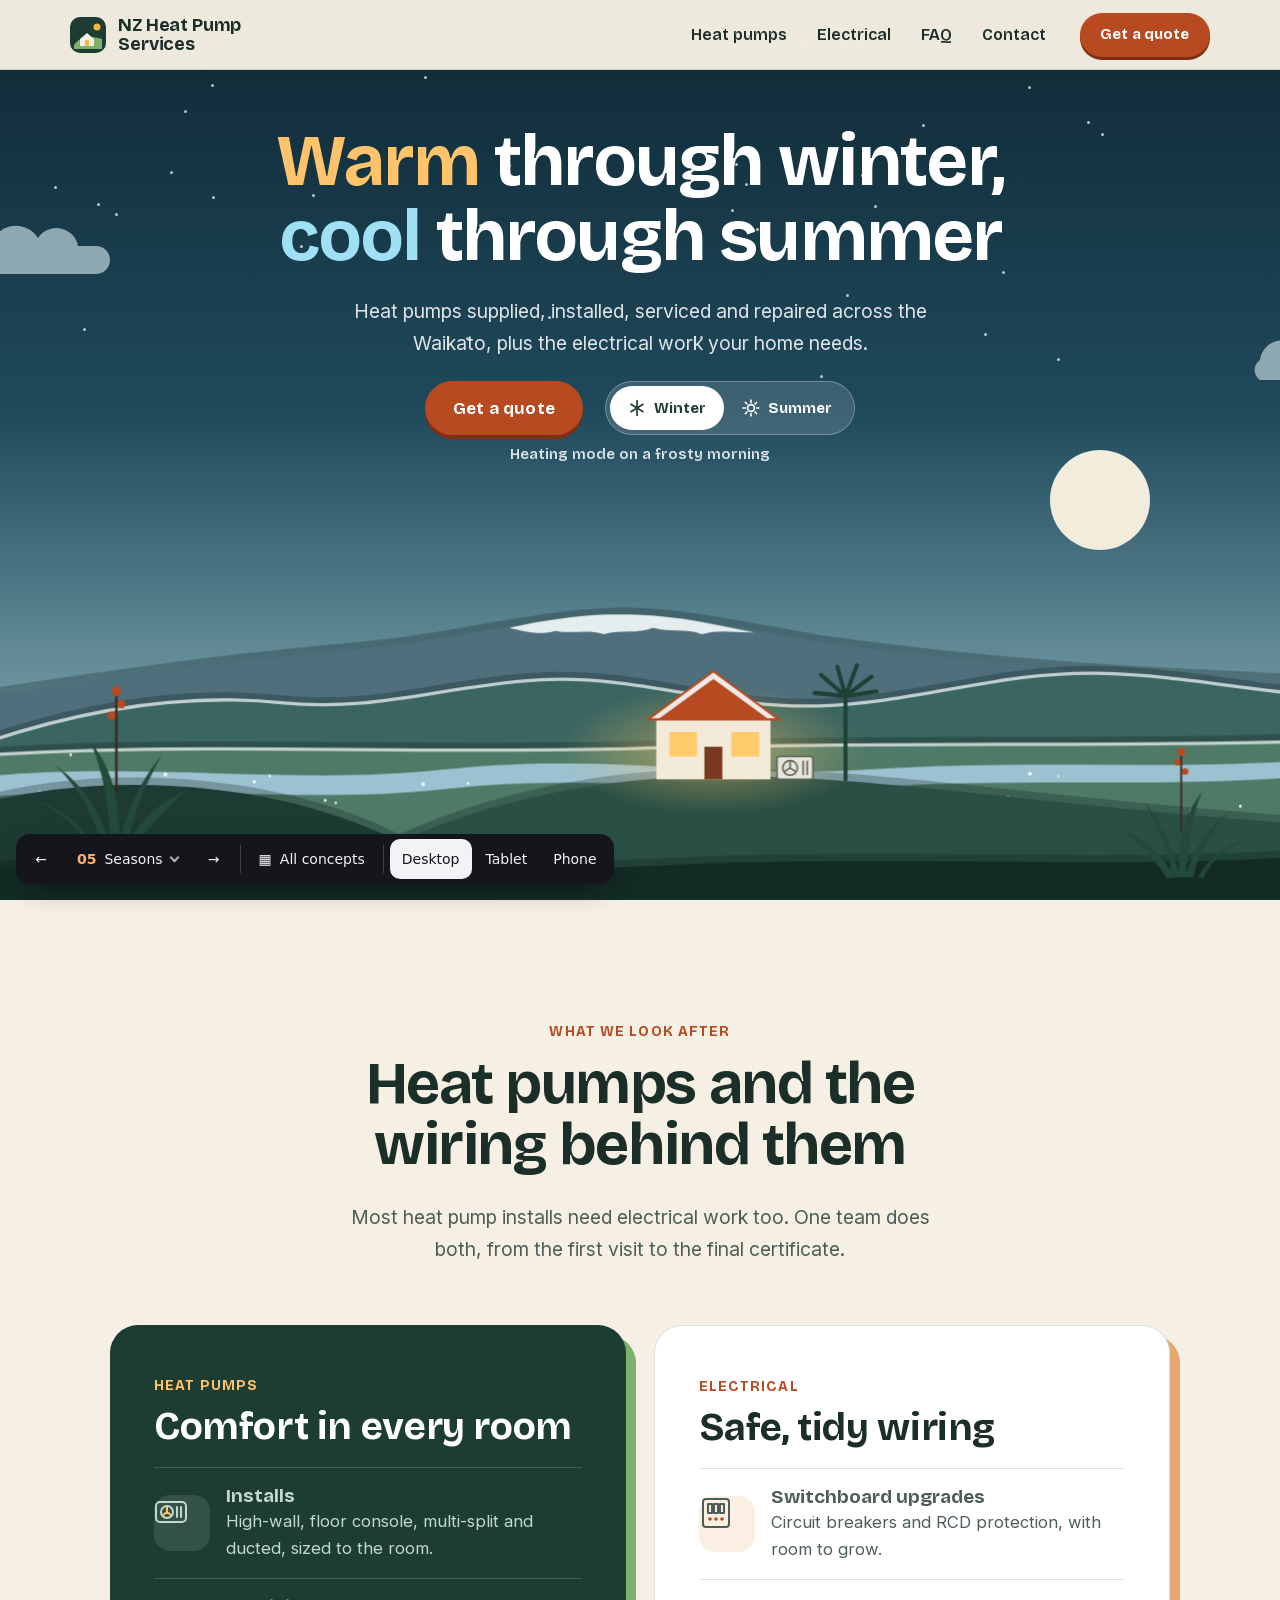
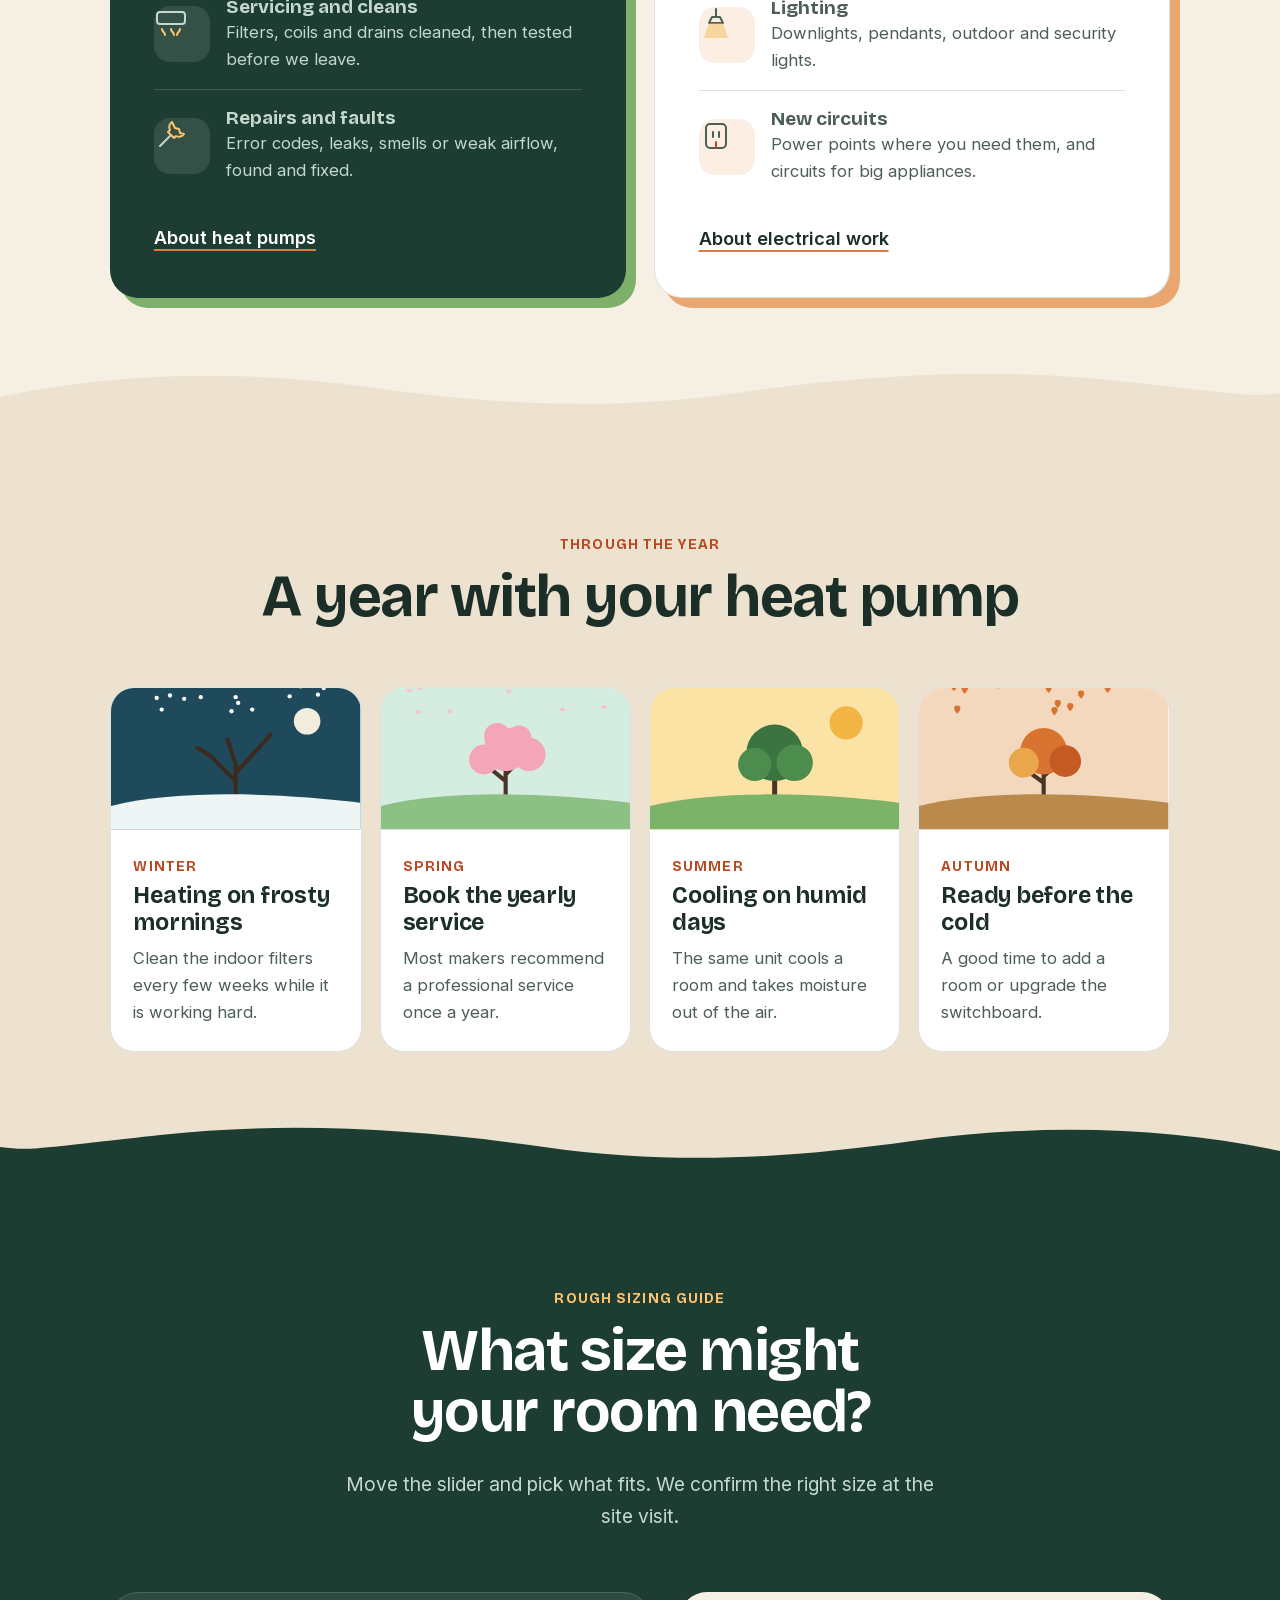
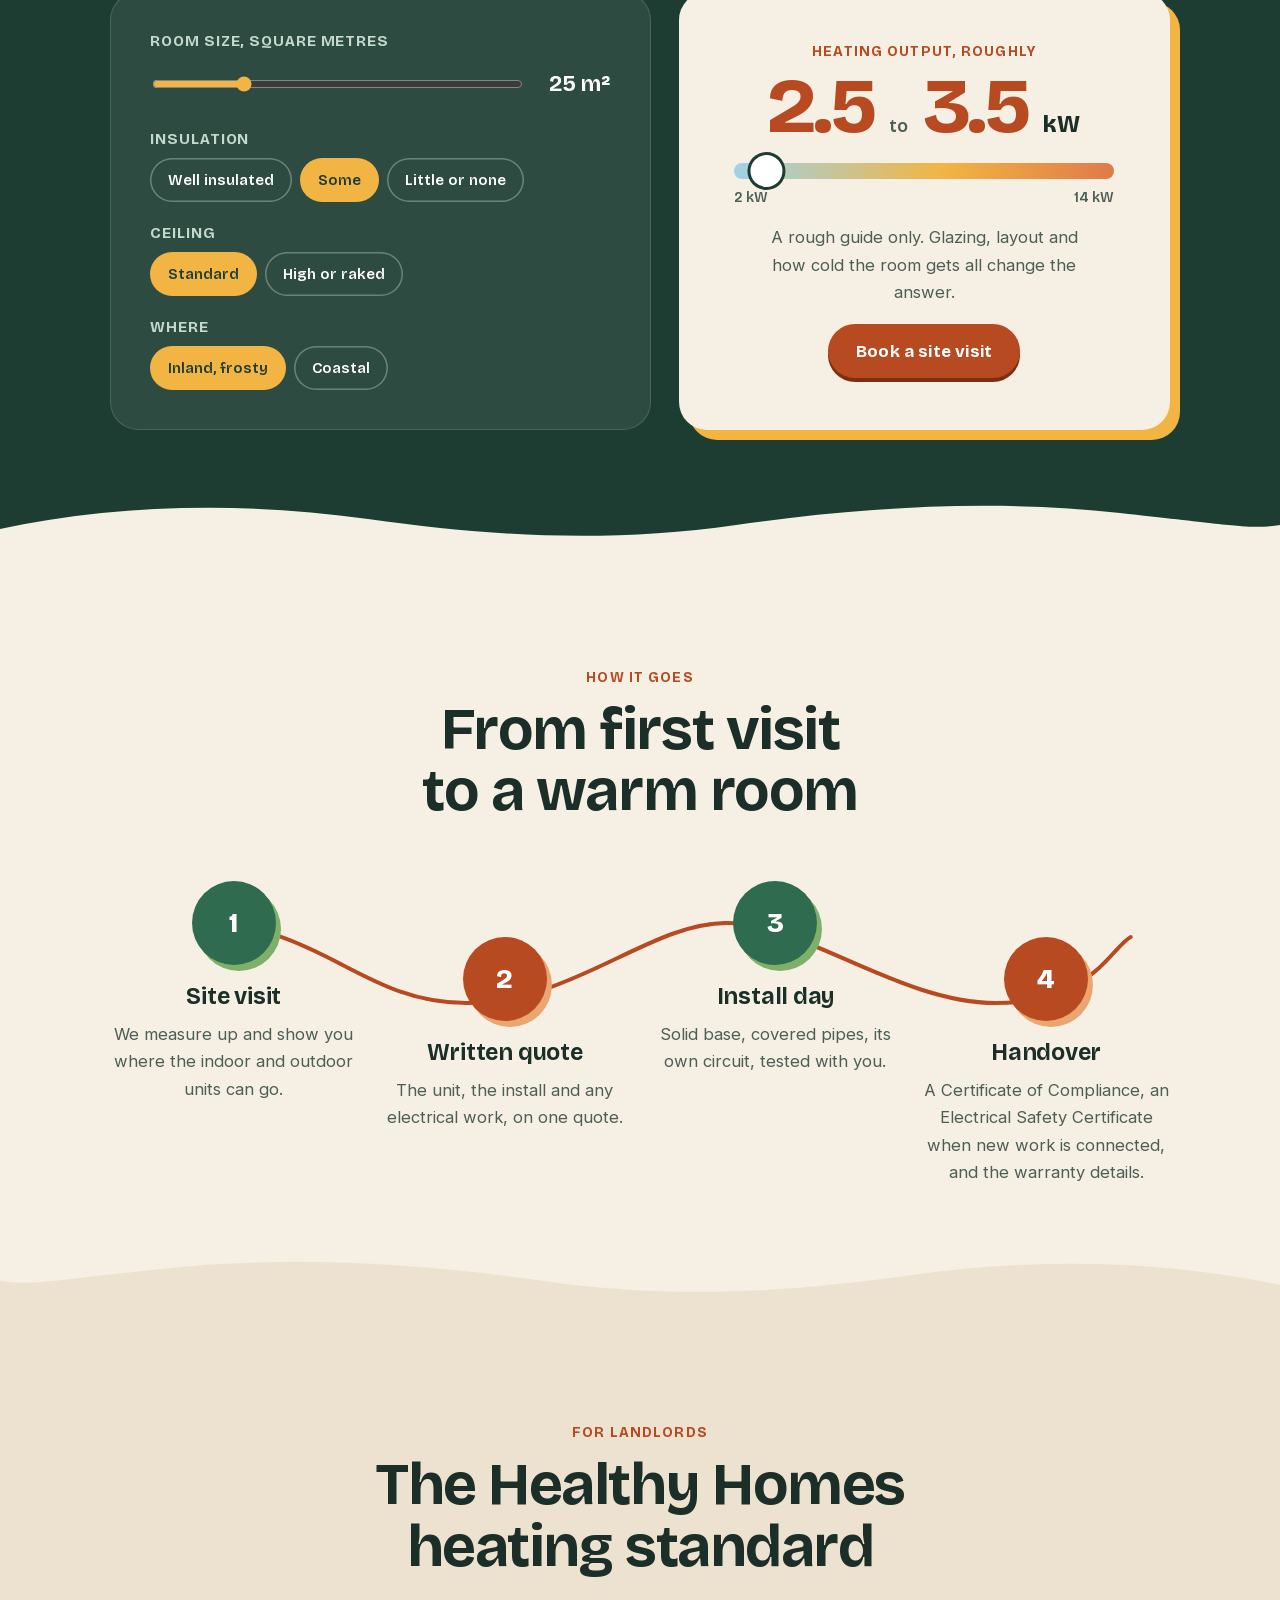
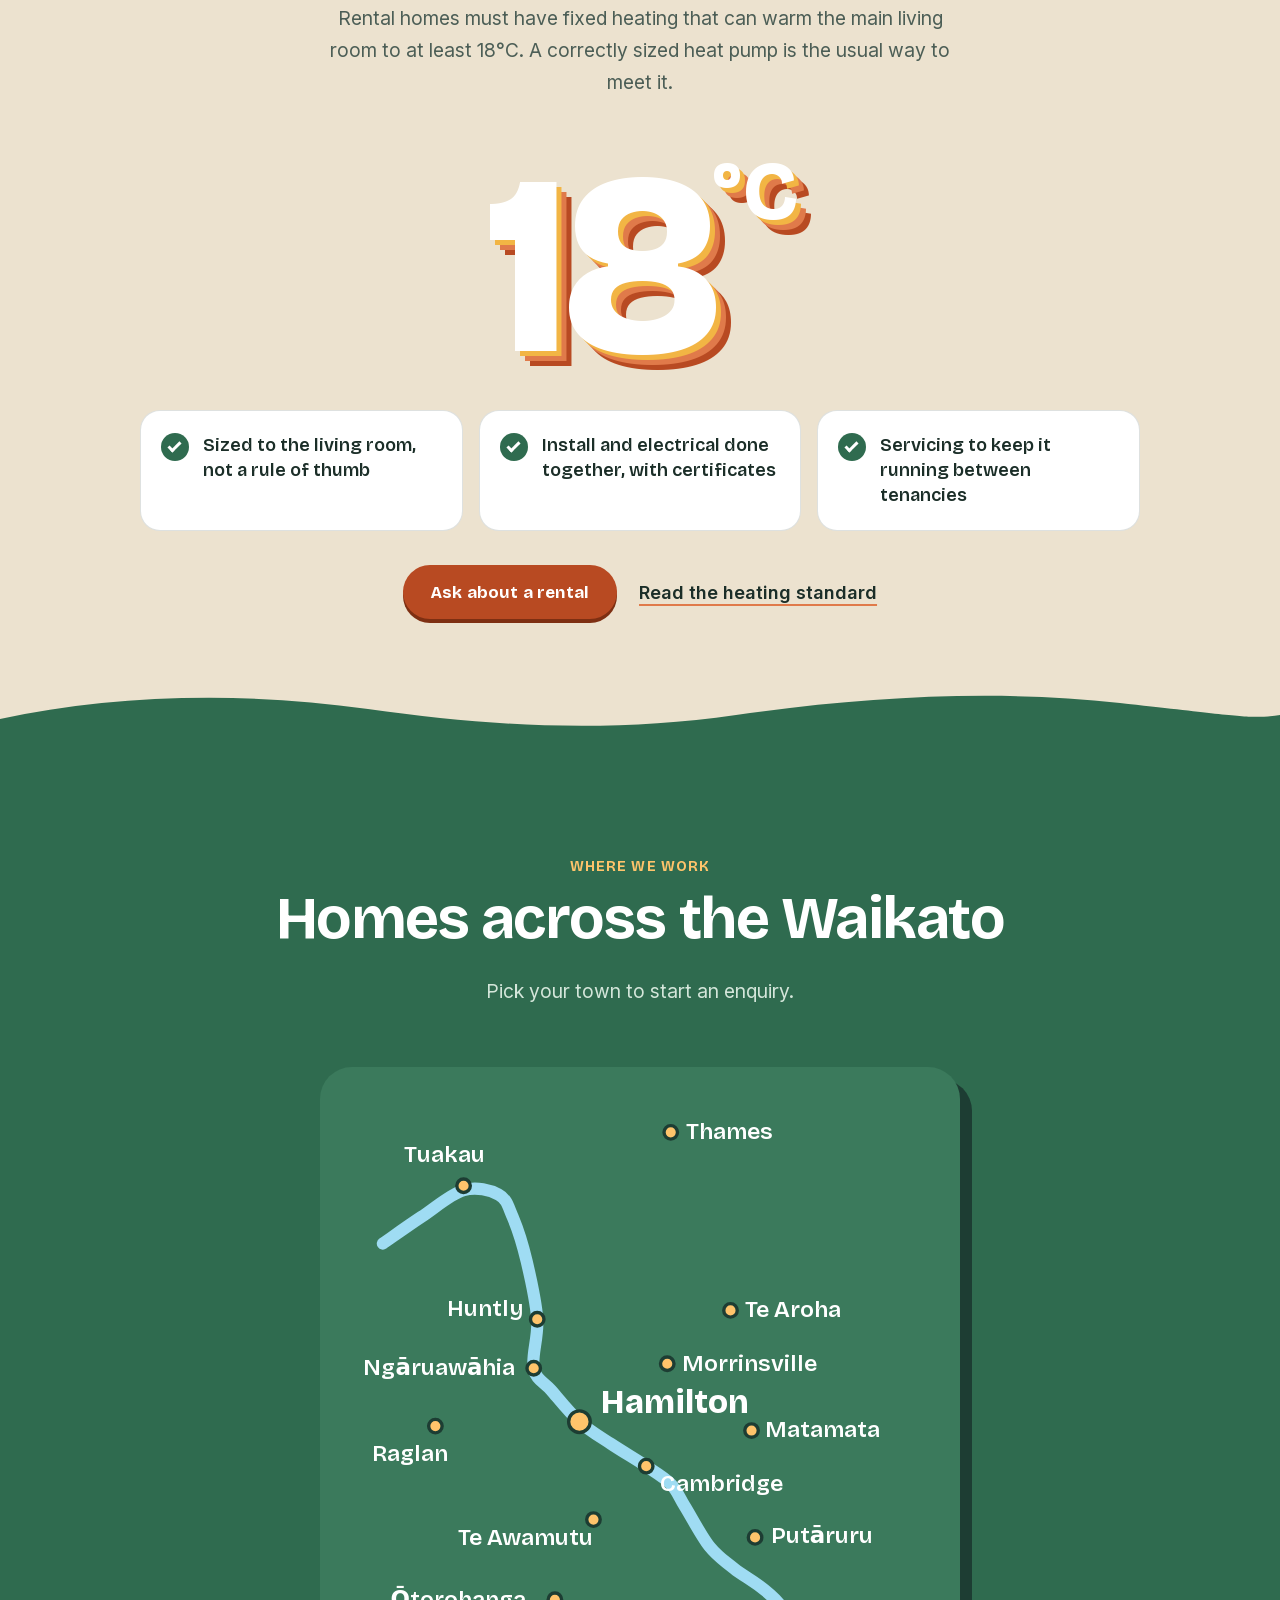
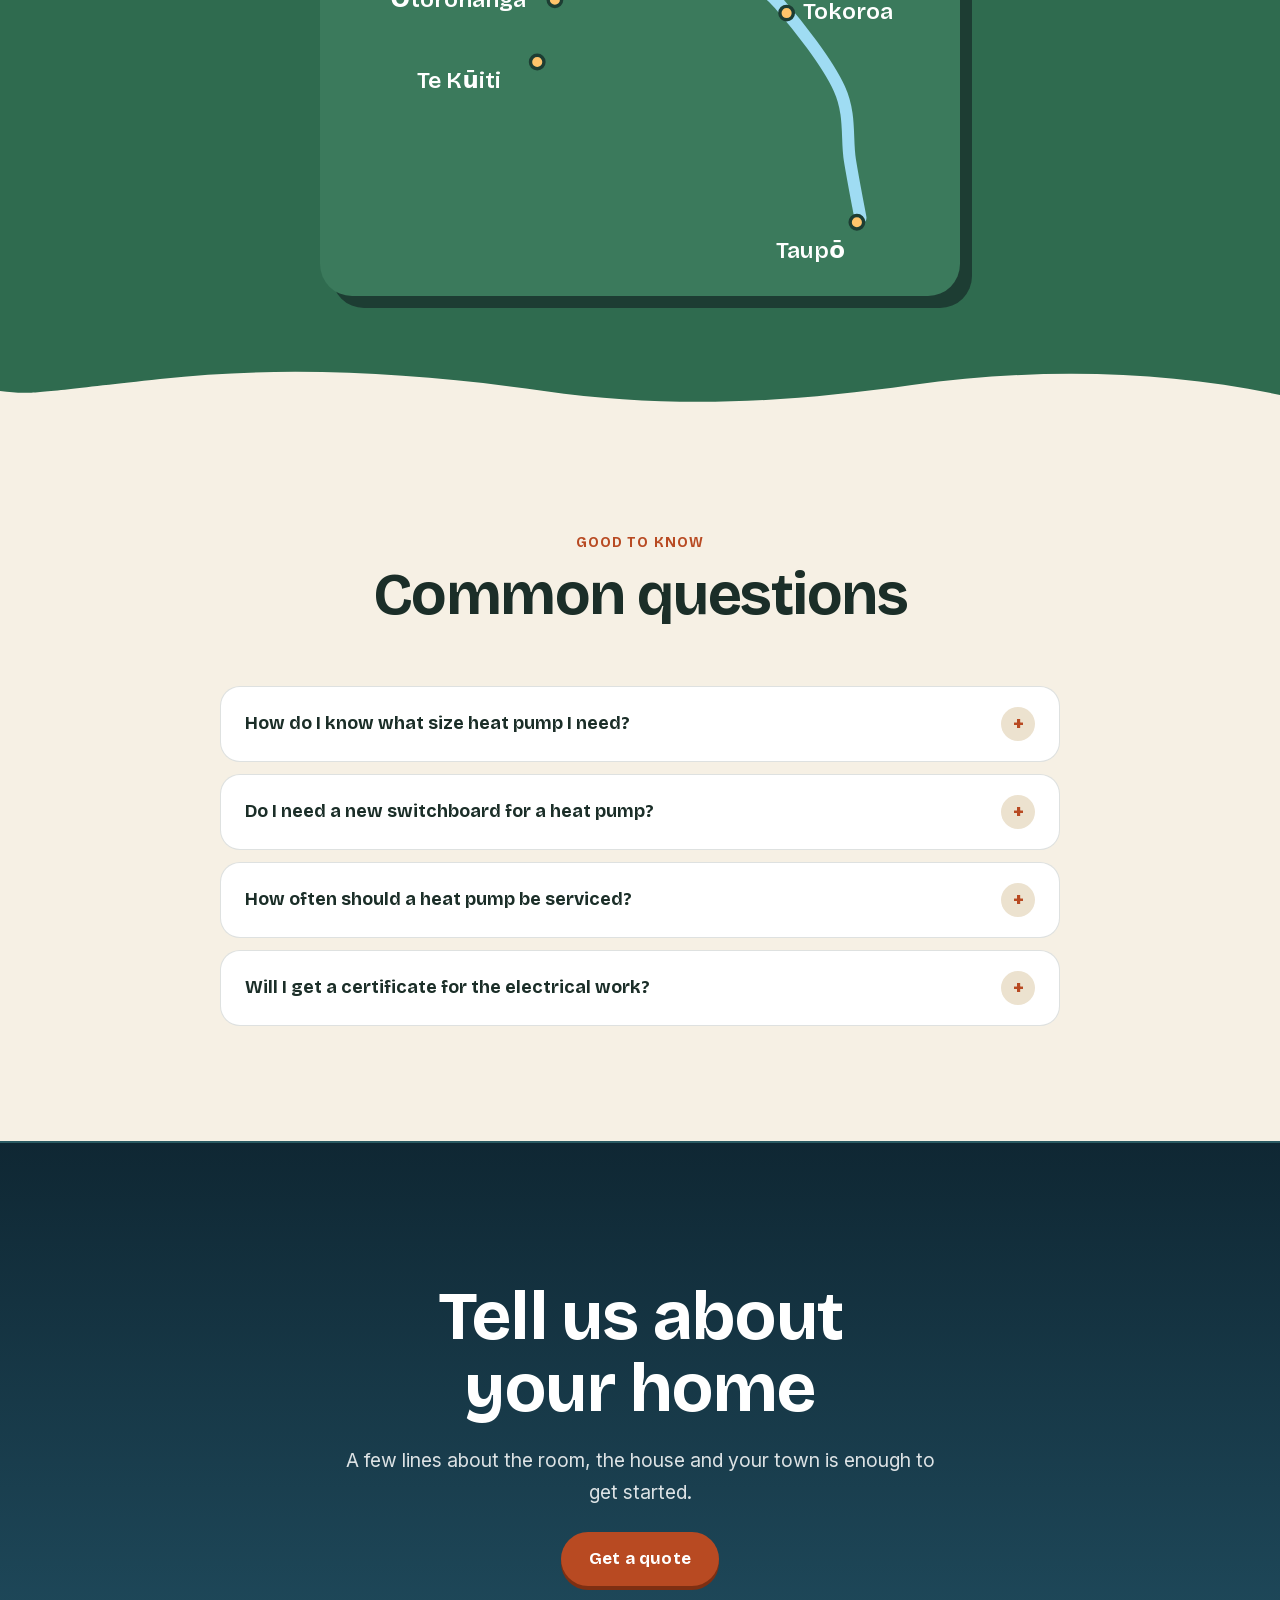
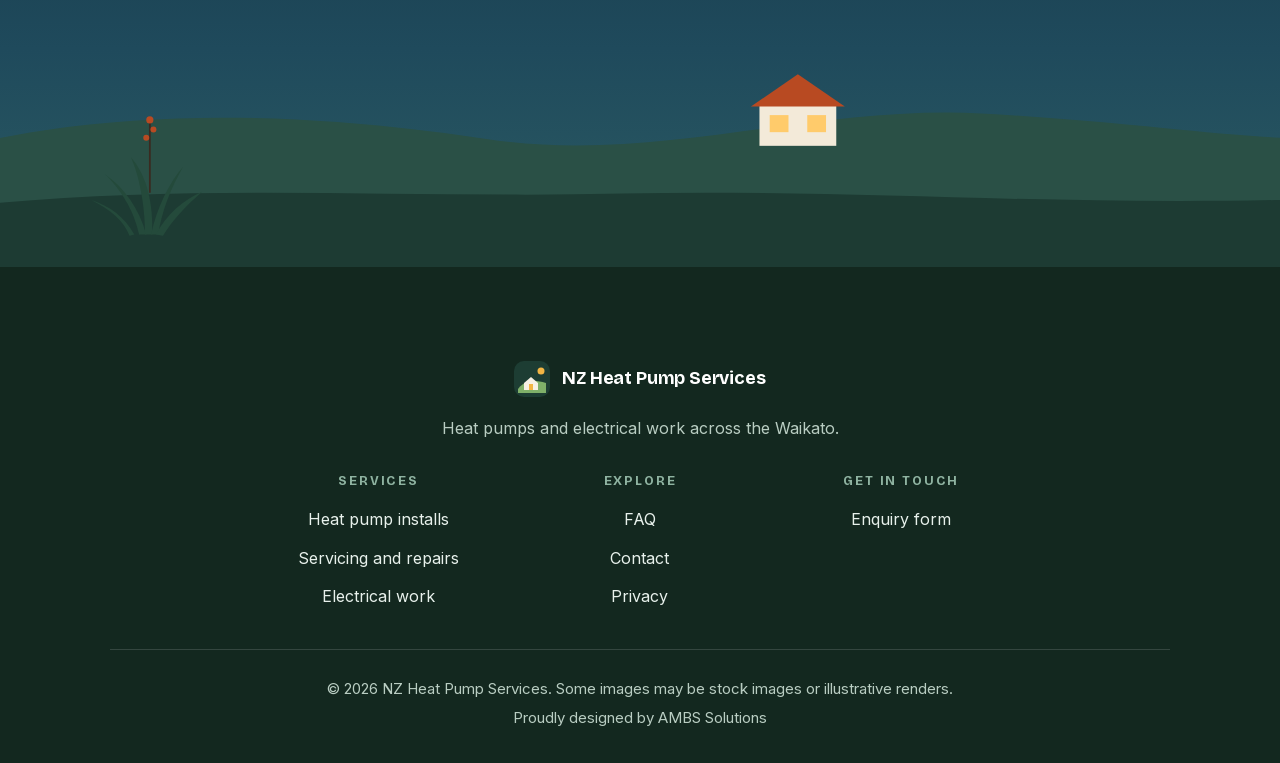
<file: designs/05-seasons/index.html>
<!doctype html>
<html lang="en-NZ">
<head>
<meta charset="utf-8">
<meta name="viewport" content="width=device-width, initial-scale=1, viewport-fit=cover">
<title>Concept 05 Seasons | NZ Heat Pump Services</title>
<meta name="description" content="Heat pump supply, installation, servicing and repairs, plus electrical work for homes across the Waikato.">
<meta name="robots" content="noindex">
<meta name="theme-color" content="#14303a">
<link rel="icon" href="../../assets/img/mark.svg" type="image/svg+xml">
<link rel="preload" href="../../assets/fonts/bricolage-latin.woff2" as="font" type="font/woff2" crossorigin>
<link rel="preload" href="../../assets/fonts/inter-latin.woff2" as="font" type="font/woff2" crossorigin>
<style>
@font-face{font-family:"Bricolage";font-weight:500 800;font-display:swap;src:url(../../assets/fonts/bricolage-latin.woff2) format("woff2")}
@font-face{font-family:"Inter";font-weight:400 600;font-display:swap;src:url(../../assets/fonts/inter-latin.woff2) format("woff2")}
:root{
  --cream:#f6f0e4;--paper:#ece2cf;--ink:#1b2e28;--muted:#4c5e56;--line:rgba(27,46,40,.14);
  --forest:#1d3d33;--green:#2f6b4f;--leaf:#7fb069;--terra:#b84a22;--terra-l:#e07a4a;--amber:#f2b544;--sky:#3d8fb8;
  --display:"Bricolage",system-ui,sans-serif;--sans:"Inter",system-ui,-apple-system,"Segoe UI",sans-serif;
  --pad:clamp(20px,5.5vw,80px);--hh:70px;--ease:cubic-bezier(.2,.7,.2,1);
}
*,*::before,*::after{box-sizing:border-box}
html{scroll-padding-top:calc(var(--hh) + 16px);-webkit-text-size-adjust:100%;color-scheme:light}
body{margin:0;background:var(--cream);color:var(--ink);font:400 18px/1.65 var(--sans);-webkit-font-smoothing:antialiased}
img,svg{display:block;max-width:100%}
a{color:inherit}
p{margin:0 0 1em}
h1,h2,h3{font-family:var(--display);font-weight:700;letter-spacing:-.025em;line-height:1.04;margin:0 0 .45em;font-variation-settings:"opsz" 96}
h2{font-size:clamp(34px,4.6vw,62px);text-wrap:balance}
h3{font-size:clamp(20px,1.8vw,24px);letter-spacing:-.01em;line-height:1.2}
:focus-visible{outline:3px solid var(--terra);outline-offset:3px}
.wrap{max-width:1200px;margin:0 auto;padding:0 var(--pad)}
.skip{position:absolute;left:12px;top:-60px;background:#fff;color:#000;padding:12px 16px;z-index:100}
.skip:focus{top:12px}
.lede{font-size:clamp(17.5px,1.5vw,21px);color:var(--muted);max-width:620px;margin:0 auto 1.2em}
.tag{display:inline-block;font:700 14px/1 var(--display);letter-spacing:.08em;text-transform:uppercase;color:var(--terra)}
[data-need]:not(.has){display:none!important}
.btn{display:inline-flex;align-items:center;justify-content:center;gap:10px;min-height:54px;padding:0 28px;border-radius:999px;background:var(--terra);color:#fff;font:700 17px/1 var(--display);letter-spacing:.01em;text-decoration:none;border:0;cursor:pointer;box-shadow:0 4px 0 #7e2f12;transition:transform .4s var(--ease),box-shadow .4s var(--ease)}
.btn:hover{transform:translateY(2px);box-shadow:0 2px 0 #7e2f12}
.btn.light{background:#fff;color:var(--forest);box-shadow:0 4px 0 rgba(0,0,0,.25)}
.tlink{font-weight:600;text-decoration:underline;text-underline-offset:5px;text-decoration-thickness:2px;text-decoration-color:var(--terra-l)}
.acts{display:flex;gap:14px 22px;justify-content:center;align-items:center;flex-wrap:wrap}
.sec{position:relative;padding:clamp(70px,9vw,120px) 0;background:var(--cream)}
.head{text-align:center;max-width:820px;margin:0 auto clamp(36px,5vw,60px)}
.head .tag{margin-bottom:14px}
/* paper hill edge on top of a section, cut from its own colour */
.hill::before{content:"";position:absolute;left:0;right:0;top:-46px;height:48px;background:inherit;pointer-events:none;
  -webkit-mask:url("data:image/svg+xml,%3Csvg xmlns='http://www.w3.org/2000/svg' viewBox='0 0 1600 48' preserveAspectRatio='none'%3E%3Cpath d='M0 48V30C140 6 300 2 460 20S760 44 920 26 1240 0 1400 14 1560 30 1600 26V48Z'/%3E%3C/svg%3E") 0 0/100% 100% no-repeat;
  mask:url("data:image/svg+xml,%3Csvg xmlns='http://www.w3.org/2000/svg' viewBox='0 0 1600 48' preserveAspectRatio='none'%3E%3Cpath d='M0 48V30C140 6 300 2 460 20S760 44 920 26 1240 0 1400 14 1560 30 1600 26V48Z'/%3E%3C/svg%3E") 0 0/100% 100% no-repeat}
.hill.flip::before{transform:scaleX(-1)}
.js .rv{opacity:0;transform:translateY(26px);transition:opacity 1.1s var(--ease),transform 1.1s var(--ease);transition-delay:var(--rd,0s)}
.js .rv.in{opacity:1;transform:none}
.off *,.off::before,.off::after{animation-play-state:paused!important}

/* header */
.hdr{position:fixed;inset:0 0 auto;z-index:50;height:var(--hh);background:rgba(246,240,228,.97);border-bottom:1px solid var(--line);transition:background .9s var(--ease)}
.hdr .wrap{max-width:1400px;height:100%;display:flex;align-items:center;gap:20px}
.brand{display:flex;align-items:center;gap:12px;text-decoration:none;margin-right:auto;min-height:44px}
.brand svg{width:36px;height:36px}
.brand b{font:700 18px/1.05 var(--display);letter-spacing:-.01em;white-space:nowrap}
.nav{display:flex;gap:2px}
.nav a{padding:10px 14px;text-decoration:none;font:600 16px var(--display);min-height:44px;display:flex;align-items:center;border-radius:999px}
.nav a:hover{background:rgba(47,107,79,.1)}
.hdr .btn{min-height:44px;padding:0 20px;font-size:15px;box-shadow:0 3px 0 #7e2f12}
.menu-btn{display:none;width:48px;height:48px;border:0;background:none;color:inherit;cursor:pointer;padding:12px}
.menu-btn i{display:block;height:2px;background:currentColor;margin:6px 0;transition:transform .5s var(--ease),opacity .3s}
.hdr.open .menu-btn i:nth-child(1){transform:translateY(8px) rotate(45deg)}
.hdr.open .menu-btn i:nth-child(2){opacity:0}
.hdr.open .menu-btn i:nth-child(3){transform:translateY(-8px) rotate(-45deg)}
@media (max-width:900px){.menu-btn{display:block}.hdr .wrap>.btn{display:none}
  .nav{position:fixed;left:0;right:0;top:var(--hh);background:var(--cream);flex-direction:column;align-items:center;padding:16px var(--pad) 28px;border-bottom:1px solid var(--line);clip-path:inset(0 0 100% 0);visibility:hidden;transition:clip-path .9s var(--ease),visibility 0s .9s}
  .hdr.open .nav{clip-path:inset(0);visibility:visible;transition:clip-path .9s var(--ease)}
  .nav a{font-size:20px;padding:14px}.nav .btn{display:flex;margin-top:12px;width:100%;max-width:360px}}
@media (min-width:901px){.nav .btn{display:none}}

/* hero: a cut-paper Waikato landscape that switches season */
.hero{position:relative;min-height:max(620px,100svh);overflow:hidden;isolation:isolate;text-align:center;color:#fff;padding:calc(var(--hh) + clamp(26px,6vh,70px)) 0 0;transition:color 1.4s var(--ease)}
.sky{position:absolute;inset:0;z-index:-3;background:linear-gradient(180deg,#0f2733 0%,#1f4a5c 46%,#6f97a2 78%,#c8d6d3 100%)}
.sky.sum{background:linear-gradient(180deg,#5fb3d9 0%,#9fd3e6 45%,#e4f1ea 78%,#fff2d4 100%);opacity:0;transition:opacity 1.6s var(--ease)}
.summer .sky.sum{opacity:1}
.hero h1{font-size:clamp(2.6rem,min(5.6vw,8.4vh),5.4rem);max-width:21ch;margin:0 auto .32em;text-wrap:balance}
.hero h1 .w{color:#ffc46b;transition:color 1.4s}
.hero h1 .c{color:#9fe0f5;transition:color 1.4s}
.hero .lede{color:rgba(255,255,255,.86);margin-bottom:22px;transition:color 1.4s}
.summer.hero{color:var(--forest)}
.summer.hero .lede{color:#2e4a40}
.summer.hero h1 .w{color:#b84a22}
.summer.hero h1 .c{color:#1f6f99}
.season{display:inline-flex;padding:5px;border-radius:999px;background:rgba(255,255,255,.14);box-shadow:inset 0 0 0 1px rgba(255,255,255,.28);transition:background 1.4s}
.summer .season{background:rgba(255,255,255,.6);box-shadow:inset 0 0 0 1px rgba(29,61,51,.16)}
.season button{display:inline-flex;align-items:center;gap:8px;min-height:44px;padding:0 18px;border:0;border-radius:999px;background:transparent;color:inherit;font:700 15px/1 var(--display);cursor:pointer;transition:background .6s var(--ease),color .6s}
.season button::before{content:"";flex:none;width:18px;height:18px;background:currentColor;-webkit-mask:var(--ic) center/contain no-repeat;mask:var(--ic) center/contain no-repeat}
.season button[data-s=winter]{--ic:url("data:image/svg+xml,%3Csvg xmlns='http://www.w3.org/2000/svg' viewBox='0 0 24 24'%3E%3Cpath d='M12 2v20M4 7l16 10M20 7 4 17' fill='none' stroke='%23000' stroke-width='2.2' stroke-linecap='round'/%3E%3C/svg%3E")}
.season button[data-s=summer]{--ic:url("data:image/svg+xml,%3Csvg xmlns='http://www.w3.org/2000/svg' viewBox='0 0 24 24'%3E%3Ccircle cx='12' cy='12' r='4.5' fill='none' stroke='%23000' stroke-width='2.2'/%3E%3Cpath d='M12 1.5v3M12 19.5v3M1.5 12h3M19.5 12h3M4.6 4.6l2.1 2.1M17.3 17.3l2.1 2.1M4.6 19.4l2.1-2.1M17.3 6.7l2.1-2.1' stroke='%23000' stroke-width='2.2' stroke-linecap='round'/%3E%3C/svg%3E")}
.season button[aria-pressed=true]{background:#fff;color:var(--forest)}
.summer .season button[aria-pressed=true]{background:var(--forest);color:#fff}
.mode{display:block;margin-top:10px;font:600 15px/1.3 var(--display);opacity:.85;min-height:20px}
.scene{position:absolute;left:0;right:0;bottom:0;z-index:-1;width:100%;height:58%;pointer-events:none}
.skyfx{position:absolute;inset:0;z-index:-2;width:100%;height:100%;pointer-events:none}
.stars{position:absolute;inset:0 0 40% 0;z-index:-2;pointer-events:none;transition:opacity 1.6s}
.summer .stars{opacity:0}
.stars i{position:absolute;width:3px;height:3px;border-radius:50%;background:#fff;opacity:.7;animation:twinkle 3.2s ease-in-out infinite;animation-delay:var(--d)}
@keyframes twinkle{0%,100%{opacity:.25}50%{opacity:.9}}
/* scene paints: winter values, then summer overrides */
.scene .p{transition:fill 1.6s var(--ease),opacity 1.6s var(--ease)}
.f1{fill:#4f6f7c}.f2{fill:#3a6560}.f3{fill:#4f7a68}.f4{fill:#2a5046}.f5{fill:#1d3b33}.f6{fill:#132b25}
.sh{fill:rgba(8,24,22,.26)}
.rv1{fill:#9cc1d0}
.flax{fill:#244a3b}
.cloud{fill:#8ea8b1}
.summer .f1{fill:#77a48a}.summer .f2{fill:#5f9a62}.summer .f3{fill:#7db368}.summer .f4{fill:#4c8c4d}.summer .f5{fill:#3b7440}.summer .f6{fill:#2b5a31}
.summer .rv1{fill:#5bb0d6}.summer .flax{fill:#2e6a3c}.summer .cloud{fill:#fff}
.frost{fill:#f4f8f8;opacity:.92}
.summer .frost{opacity:0}
.rime{fill:none;stroke:#eef5f5;stroke-width:4;opacity:.75}
.ctree{fill:none;stroke:#1f4237;stroke-width:5;stroke-linecap:round}
.summer .ctree{stroke:#2e6a3c}
.orb{transition:transform 2s var(--ease),fill 1.6s}
.orb{fill:#f1ecdc}
.summer .orb{fill:#ffc94a;transform:translate(80px,-290px)}
.glow{fill:url(#sn-glow);opacity:.9}
.summer .glow{opacity:0}
.win{fill:#ffcb6b}
.summer .win{fill:#d6eef5}
.roof{fill:#b84a22}.wall{fill:#f3ead9}.door{fill:#7a3a20}
.unit{fill:#ece6d8;stroke:#55635e;stroke-width:2}
.fan{fill:none;stroke:#55635e;stroke-width:2;stroke-linecap:round}
.spin{transform-box:fill-box;transform-origin:center;animation:spin 1.2s linear infinite}
@keyframes spin{to{transform:rotate(360deg)}}
.warmair{fill:none;stroke:#ffcb6b;stroke-width:3;stroke-linecap:round;stroke-dasharray:6 9;animation:flow 1.4s linear infinite}
.coolair{fill:none;stroke:#e9fbff;stroke-width:3;stroke-linecap:round;stroke-dasharray:6 9;animation:flow 1.4s linear infinite;opacity:0}
.summer .warmair{opacity:0}.summer .coolair{opacity:1}
@keyframes flow{to{stroke-dashoffset:-30}}
.drift{animation:drift 60s linear infinite alternate}
.drift2{animation:drift 80s linear infinite alternate-reverse}
@keyframes drift{to{transform:translateX(140px)}}
.bird{fill:none;stroke:#2b4a40;stroke-width:2.4;stroke-linecap:round;opacity:0;transition:opacity 1.6s}
.summer .bird{opacity:.8}
.birds{animation:fly 26s linear infinite}
@keyframes fly{from{transform:translateX(-160px)}to{transform:translateX(260px)}}
/* pop-up book intro: each paper layer rises into place */
.js .ly{transform:translateY(120px);opacity:0;animation:pop 1.6s var(--ease) forwards;animation-delay:calc(.15s + var(--k) * .16s)}
@keyframes pop{to{transform:none;opacity:1}}

/* services: two paper panels */
.duo{display:grid;grid-template-columns:repeat(2,minmax(0,1fr));gap:clamp(16px,2.4vw,28px);text-align:left}
.panel{position:relative;border-radius:28px;padding:clamp(26px,3.4vw,44px);box-shadow:10px 10px 0 var(--under)}
.panel.hp{background:var(--forest);color:#fff;--under:#7fb069}
.panel.el{background:#fff;--under:#e9a66f;border:1px solid var(--line)}
.panel .tag{color:#ffc46b;margin-bottom:10px}
.panel.el .tag{color:var(--terra)}
.panel h3{font-size:clamp(28px,3vw,40px);margin-bottom:18px}
.panel ul{list-style:none;margin:0 0 22px;padding:0}
.panel li{display:grid;grid-template-columns:56px minmax(0,1fr);gap:16px;align-items:center;padding:16px 0;border-top:1px solid rgba(255,255,255,.16)}
.panel.el li{border-color:var(--line)}
.panel li b{display:block;font:700 19px/1.25 var(--display)}
.panel li span{display:block;font-size:16.5px;color:#c5d8cd}
.panel.el li span{color:var(--muted)}
.ico{width:56px;height:56px;border-radius:16px;display:grid;place-items:center;background:rgba(255,255,255,.1)}
.panel.el .ico{background:#fbefe4}
.ico svg{width:34px;height:34px;overflow:visible}
.ico .l{fill:none;stroke:currentColor;stroke-width:2;stroke-linecap:round;stroke-linejoin:round}
.ico .a{stroke:#ffc46b}.panel.el .ico .a{stroke:var(--terra)}
.ico .af{fill:#ffc46b}.panel.el .ico .af{fill:var(--terra)}
.panel .tlink{color:inherit}
.spinx{transform-box:fill-box;transform-origin:center;animation:spin 1.8s linear infinite}
.on1{animation:on 3.6s ease-in-out infinite;animation-delay:var(--d,0s)}
@keyframes on{0%,10%{opacity:.15}25%,80%{opacity:1}95%,100%{opacity:.15}}
.wig{transform-box:fill-box;transform-origin:center bottom;animation:wig 3s ease-in-out infinite}
@keyframes wig{0%,100%{transform:rotate(-6deg)}50%{transform:rotate(6deg)}}
@media (max-width:860px){.duo{grid-template-columns:minmax(0,1fr)}}

/* a year with your heat pump: four season cards */
.yr{background:var(--paper)}
.seasons{display:grid;grid-template-columns:repeat(4,minmax(0,1fr));gap:18px;list-style:none;margin:0;padding:0}
.sc{position:relative;border-radius:24px;background:#fff;overflow:hidden;text-align:left;border:1px solid var(--line);transition:transform .7s var(--ease)}
.sc:hover{transform:translateY(-6px) rotate(-.6deg)}
.sc svg{width:100%;height:auto;display:block}
.sc .tx{padding:20px 22px 24px}
.sc .tag{margin-bottom:8px}
.sc h3{margin-bottom:8px}
.sc p{font-size:16.5px;color:var(--muted);margin:0}
.fall{animation:fall 6s linear infinite;animation-delay:var(--d,0s)}
@keyframes fall{0%{transform:translate(0,-20px) rotate(0);opacity:0}10%{opacity:1}90%{opacity:1}100%{transform:translate(var(--x,20px),150px) rotate(220deg);opacity:0}}
.pulse{transform-box:fill-box;transform-origin:center;animation:pulse 4s ease-in-out infinite}
@keyframes pulse{0%,100%{transform:scale(1)}50%{transform:scale(1.08)}}
.sway{transform-box:fill-box;transform-origin:center bottom;animation:sway 5s ease-in-out infinite}
@keyframes sway{0%,100%{transform:rotate(-2deg)}50%{transform:rotate(2deg)}}
@media (max-width:1000px){.seasons{grid-template-columns:repeat(2,minmax(0,1fr))}}
@media (max-width:560px){.seasons{grid-template-columns:minmax(0,1fr)}}

/* sizing guide on deep forest paper */
.night{background:var(--forest);color:#fff}
.night .tag{color:#ffc46b}
.night .out .tag{color:var(--terra)}
.night .lede{color:#c5d8cd}
.sizer{display:grid;grid-template-columns:minmax(0,1.1fr) minmax(0,1fr);gap:clamp(16px,2.4vw,28px);max-width:1080px;margin:0 auto}
.sz,.out{border-radius:28px;padding:clamp(24px,3.2vw,40px)}
.sz{background:rgba(255,255,255,.07);box-shadow:inset 0 0 0 1px rgba(255,255,255,.14);text-align:left}
.sz-f{border:0;padding:0;margin:0 0 22px;min-width:0}
.sz-f legend,.sz-f>label{display:block;font:700 15px var(--display);letter-spacing:.06em;text-transform:uppercase;color:#c5d8cd;margin-bottom:10px;padding:0}
.sz-range{display:flex;align-items:center;gap:16px}
.sz-range input{flex:1;accent-color:var(--amber);min-height:44px}
.sz-range output{font:700 22px/1 var(--display);min-width:5ch;text-align:right}
.chips{display:flex;flex-wrap:wrap;gap:8px}
.chips input{position:absolute;opacity:0;width:1px;height:1px}
.chips span{display:inline-flex;align-items:center;min-height:44px;padding:0 18px;border-radius:999px;box-shadow:inset 0 0 0 1.5px rgba(255,255,255,.3);cursor:pointer;font:600 15px var(--display);transition:background .4s,color .4s}
.chips input:checked+span{background:var(--amber);color:var(--forest);box-shadow:none}
.chips input:focus-visible+span{outline:3px solid #ffc46b;outline-offset:3px}
.out{position:relative;background:var(--cream);color:var(--ink);display:flex;flex-direction:column;justify-content:center;text-align:center;box-shadow:10px 10px 0 var(--amber)}
.kw{font:800 clamp(52px,6vw,84px)/1 var(--display);letter-spacing:-.04em;color:var(--terra);margin:10px 0 18px;font-variant-numeric:tabular-nums}
.kw i{font:600 18px var(--display);color:var(--muted);font-style:normal;letter-spacing:0}
.kw small{font-size:.3em;color:var(--ink);letter-spacing:0}
.scale{position:relative;height:16px;border-radius:8px;margin:0 auto 10px;width:100%;max-width:380px;background:linear-gradient(90deg,#9fd3e6,#f2b544 55%,#e07a4a)}
.scale b{position:absolute;top:-8px;left:0;width:32px;height:32px;margin-left:-16px;border-radius:50%;background:#fff;box-shadow:0 0 0 3px var(--forest);transition:transform 1.2s var(--ease)}
.scale-l{display:flex;justify-content:space-between;max-width:380px;margin:0 auto 18px;width:100%;font:600 14px var(--display);color:var(--muted)}
.out p{color:var(--muted);font-size:16.5px;max-width:34ch;margin:0 auto 18px}
@media (max-width:860px){.sizer{grid-template-columns:minmax(0,1fr)}}

/* how it goes: stops along a winding path */
.path{position:relative;max-width:1100px;margin:0 auto}
.path svg.trail{position:absolute;left:0;right:0;top:26px;width:100%;height:120px;overflow:visible}
.trail path{fill:none;stroke:var(--green);stroke-width:3;stroke-dasharray:2 12;stroke-linecap:round}
.trail .walk{stroke:var(--terra);stroke-dasharray:1;stroke-dashoffset:1;stroke-width:4}
.js .path.in .trail .walk{transition:stroke-dashoffset 3s var(--ease) .3s;stroke-dashoffset:0}
.stops{position:relative;list-style:none;margin:0;padding:0;display:grid;grid-template-columns:repeat(4,minmax(0,1fr));gap:24px}
.stops li{text-align:center}
.stops li:nth-child(even){margin-top:56px}
.stops .n{position:relative;width:84px;height:84px;margin:0 auto 18px;border-radius:50%;display:grid;place-items:center;font:800 28px/1 var(--display);color:#fff;background:var(--green);box-shadow:5px 6px 0 var(--leaf)}
.stops li:nth-child(2) .n,.stops li:nth-child(4) .n{background:var(--terra);box-shadow:5px 6px 0 #e9a66f}
.stops p{font-size:16.5px;color:var(--muted);max-width:28ch;margin:0 auto}
.js .stops .n{transform:scale(.4);opacity:0;transition:transform .9s var(--ease),opacity .9s;transition-delay:calc(.4s + var(--k) * .55s)}
.js .path.in .stops .n{transform:none;opacity:1}
@media (max-width:900px){.path svg.trail{display:none}.stops{grid-template-columns:repeat(2,minmax(0,1fr));row-gap:40px}.stops li:nth-child(even){margin-top:0}}
@media (max-width:540px){.stops{grid-template-columns:minmax(0,1fr)}}

/* Healthy Homes: cut-paper 18 */
.hh{background:var(--paper)}
.big{font:800 clamp(130px,20vw,260px)/.85 var(--display);letter-spacing:-.06em;color:#fff;text-shadow:5px 5px 0 var(--amber),10px 10px 0 var(--terra-l),15px 15px 0 var(--terra);margin:10px auto 34px;text-align:center}
.big small{font-size:.32em;vertical-align:top;letter-spacing:0}
.js .big{transform:translateY(40px);opacity:0;transition:transform 1.4s var(--ease),opacity 1.4s var(--ease)}
.js .in .big{transform:none;opacity:1}
.hh-cards{display:grid;grid-template-columns:repeat(3,minmax(0,1fr));gap:16px;list-style:none;margin:0 auto 34px;padding:0;max-width:1000px}
.hh-cards li{position:relative;background:#fff;border-radius:20px;padding:22px 22px 22px 62px;text-align:left;font:600 18px/1.4 var(--display);border:1px solid var(--line)}
.hh-cards li::before{content:"";position:absolute;left:20px;top:22px;width:28px;height:28px;border-radius:50%;background:var(--green)}
.hh-cards li::after{content:"";position:absolute;left:30px;top:28px;width:7px;height:13px;border:solid #fff;border-width:0 3px 3px 0;transform:rotate(45deg)}
@media (max-width:820px){.hh-cards{grid-template-columns:minmax(0,1fr);max-width:520px}}

/* towns map on green paper */
.towns{background:var(--green);color:#fff}
.towns .tag{color:#ffc46b}
.towns .lede{color:#d4e6da}
.mapcard{position:relative;max-width:640px;margin:0 auto;border-radius:32px;background:#3b7a5c;padding:clamp(14px,3vw,30px);box-shadow:12px 12px 0 #1d3d33}
.map{width:100%;height:auto;margin:0 auto}
.map .river{fill:none;stroke:#9fdcf3;stroke-width:9;stroke-linecap:round}
.js .map .river{stroke-dasharray:1100;stroke-dashoffset:1100;transition:stroke-dashoffset 3.4s var(--ease)}
.js .map.in .river{stroke-dashoffset:0}
.map .spark-r{fill:none;stroke:#fff;stroke-width:6;stroke-linecap:round;stroke-dasharray:24 1076;stroke-dashoffset:24;opacity:0}
.map.in .spark-r{animation:runr 6s 3.4s linear infinite}
@keyframes runr{0%{opacity:0;stroke-dashoffset:24}6%{opacity:1}94%{opacity:1}100%{opacity:0;stroke-dashoffset:-1076}}
.map a text{fill:#fff;font:600 17px var(--display);transition:fill .3s}
.map a circle{fill:#ffc46b;stroke:#1d3d33;stroke-width:2.5;transition:fill .3s}
.map a:hover text,.map a:focus-visible text{fill:#ffc46b}
.map a:hover circle,.map a:focus-visible circle{fill:#fff}
.map .big-t{font:800 24px var(--display)}
.map .ring{fill:none;stroke:#ffc46b;stroke-width:3;transform-box:fill-box;transform-origin:center;opacity:0}
.map.in .ring{animation:ring 2.6s 3s ease-out infinite}
@keyframes ring{0%{opacity:.9;transform:scale(.6)}100%{opacity:0;transform:scale(2.6)}}
.js .map a{opacity:0;transition:opacity .8s var(--ease);transition-delay:calc(1.2s + var(--k,0) * 80ms)}
.js .map.in a{opacity:1}

/* FAQ */
.acc{max-width:840px;margin:0 auto;text-align:left;display:grid;gap:12px}
.acc-item{background:#fff;border-radius:20px;border:1px solid var(--line);overflow:hidden}
.acc-item h3{margin:0;font-size:inherit}
.acc-btn{width:100%;display:flex;justify-content:space-between;gap:16px;align-items:center;background:none;border:0;color:inherit;text-align:left;padding:20px 24px;min-height:44px;cursor:pointer;font:700 18px/1.35 var(--display)}
.acc-btn::after{content:"+";flex:none;width:34px;height:34px;border-radius:50%;display:grid;place-items:center;background:var(--paper);color:var(--terra);font:700 22px/1 var(--display);transition:transform 1.4s var(--ease),background .6s}
.acc-item.open .acc-btn::after{transform:rotate(135deg);background:var(--amber)}
.acc-panel{display:grid;grid-template-rows:1fr}
.js .acc-panel{grid-template-rows:0fr;visibility:hidden;transition:grid-template-rows 1.4s var(--ease),visibility 0s 1.4s}
.js .acc-item.open .acc-panel{grid-template-rows:1fr;visibility:visible;transition:grid-template-rows 1.4s var(--ease),visibility 0s}
.acc-panel>div{overflow:hidden}
.acc-panel>div>div{padding:0 24px 22px;color:var(--muted)}

/* closing scene */
.cta{position:relative;overflow:hidden;isolation:isolate;text-align:center;color:#fff;background:linear-gradient(180deg,#0f2733,#1f4a5c 70%,#2c5c63);padding:clamp(90px,11vw,140px) var(--pad) clamp(190px,22vw,300px)}
.cta h2{font-size:clamp(38px,5.4vw,72px);max-width:16ch;margin:0 auto .3em}
.cta .lede{color:rgba(255,255,255,.85)}
.cta .hills{position:absolute;left:0;right:0;bottom:0;width:100%;height:clamp(150px,20vw,280px);z-index:-1}
.cta .acts .tlink{color:#fff}

/* footer */
.ftr{background:#13281f;color:#b9cdc2;padding:clamp(56px,7vw,90px) 0 calc(28px + env(safe-area-inset-bottom));text-align:center;font-size:16px}
.ftr .brand{justify-content:center;margin:0 0 14px;color:#fff}
.ftr .cols{display:grid;grid-template-columns:repeat(3,minmax(0,1fr));max-width:760px;margin:34px auto;gap:24px}
.ftr h2{font:700 13px/1 var(--display);letter-spacing:.14em;text-transform:uppercase;color:#8fb3a1;margin:0 0 12px}
.ftr ul{list-style:none;padding:0;margin:0}
.ftr li a{display:inline-block;padding:6px 0;text-decoration:none;color:#e8f1ec}
.ftr li a:hover{color:#ffc46b}
.ftr .legal{border-top:1px solid rgba(255,255,255,.14);padding-top:22px;font-size:15px}
.ftr .legal p{margin:.3em 0}
@media (max-width:600px){.ftr .cols{grid-template-columns:1fr 1fr}.ftr .cols>div:last-child{grid-column:1/-1}}
.qbar{display:none}
@media (max-width:760px){.qbar{display:flex;position:fixed;left:0;right:0;bottom:0;z-index:40;padding-bottom:env(safe-area-inset-bottom);background:var(--forest);color:#fff;transform:translateY(110%);transition:transform .7s var(--ease)}.qbar.show{transform:none}.qbar a{flex:1;min-height:56px;display:flex;align-items:center;justify-content:center;font:700 16px var(--display);text-decoration:none}.qbar a.go{background:var(--terra)}.ftr{padding-bottom:calc(84px + env(safe-area-inset-bottom))}}
@media (max-width:760px){.scene{height:46%}.hero{padding-top:calc(var(--hh) + 26px)}}
@media (max-height:760px) and (min-width:761px){.scene{height:52%}}
@media (max-width:420px){.hero h1{font-size:2.3rem}}
@media (max-width:760px) and (max-height:780px){.scene{height:38%}}
@media (prefers-reduced-motion:reduce){*,*::before,*::after{animation-duration:.01ms!important;animation-iteration-count:1!important;animation-delay:0s!important;transition-duration:.01ms!important;transition-delay:0s!important}.drift,.drift2,.birds,.fall,.stars i{animation:none!important}}
</style>
<script>document.documentElement.classList.add("js")</script>
</head>
<body>
<a class="skip" href="#main">Skip to content</a>
<header class="hdr"><div class="wrap">
  <a class="brand" href="./" aria-label="NZ Heat Pump Services, home"><svg viewBox="0 0 36 36" aria-hidden="true"><rect width="36" height="36" rx="10" fill="#1d3d33"/><path d="M4 28c6-8 14-10 28-6v10H4z" fill="#7fb069"/><path d="M10 22l7-6 7 6v7H10z" fill="#f6f0e4"/><rect x="15" y="23" width="4" height="6" fill="#f2b544"/><circle cx="27" cy="10" r="3.5" fill="#f2b544"/></svg><b>NZ Heat Pump<br>Services</b></a>
  <nav class="nav" id="nav" aria-label="Main"><a href="../../heat-pumps.html">Heat pumps</a><a href="../../electrical.html">Electrical</a><a href="../../faq.html">FAQ</a><a href="../../contact.html">Contact</a><a class="btn" href="../../contact.html">Get a quote</a></nav>
  <a class="btn" href="../../contact.html">Get a quote</a>
  <button class="menu-btn" aria-expanded="false" aria-controls="nav" aria-label="Menu"><i></i><i></i><i></i></button>
</div></header>

<main id="main">
  <section class="hero" id="hero" aria-labelledby="h1">
    <div class="sky" aria-hidden="true"></div><div class="sky sum" aria-hidden="true"></div>
    <div class="stars" aria-hidden="true"><i style="left:33.1%;top:14.0%;--d:2.0s"></i><i style="left:9.0%;top:39.4%;--d:1.1s"></i><i style="left:7.6%;top:37.5%;--d:0.1s"></i><i style="left:43.6%;top:8.6%;--d:0.3s"></i><i style="left:42.8%;top:58.6%;--d:0.4s"></i><i style="left:23.4%;top:45.4%;--d:2.8s"></i><i style="left:57.4%;top:30.2%;--d:2.9s"></i><i style="left:6.5%;top:60.7%;--d:0.9s"></i><i style="left:15.8%;top:11.8%;--d:0.9s"></i><i style="left:80.3%;top:15.9%;--d:1.7s"></i><i style="left:63.3%;top:28.6%;--d:1.6s"></i><i style="left:8.0%;top:7.9%;--d:0.6s"></i><i style="left:67.3%;top:32.2%;--d:0.9s"></i><i style="left:58.2%;top:33.9%;--d:0.9s"></i><i style="left:78.3%;top:50.1%;--d:0.7s"></i><i style="left:57.1%;top:38.7%;--d:2.6s"></i><i style="left:72.0%;top:23.0%;--d:2.9s"></i><i style="left:13.3%;top:31.6%;--d:2.3s"></i><i style="left:16.6%;top:36.3%;--d:0.1s"></i><i style="left:66.1%;top:54.5%;--d:1.7s"></i><i style="left:86.0%;top:24.7%;--d:2.1s"></i><i style="left:59.1%;top:42.3%;--d:1.4s"></i><i style="left:82.6%;top:66.3%;--d:1.4s"></i><i style="left:65.8%;top:8.0%;--d:2.1s"></i><i style="left:64.1%;top:69.5%;--d:2.5s"></i><i style="left:29.3%;top:29.5%;--d:2.0s"></i><i style="left:4.2%;top:34.5%;--d:0.5s"></i><i style="left:13.2%;top:7.9%;--d:2.3s"></i><i style="left:14.4%;top:20.3%;--d:1.2s"></i><i style="left:85.7%;top:9.3%;--d:1.3s"></i><i style="left:54.7%;top:62.3%;--d:2.5s"></i><i style="left:84.9%;top:22.4%;--d:1.2s"></i><i style="left:36.4%;top:62.4%;--d:2.9s"></i><i style="left:16.5%;top:15.6%;--d:0.7s"></i><i style="left:24.4%;top:36.0%;--d:1.8s"></i><i style="left:27.2%;top:4.3%;--d:1.3s"></i><i style="left:37.4%;top:41.4%;--d:2.9s"></i><i style="left:68.3%;top:38.0%;--d:1.9s"></i><i style="left:66.9%;top:7.6%;--d:2.7s"></i><i style="left:76.9%;top:61.7%;--d:2.4s"></i><i style="left:39.7%;top:30.3%;--d:0.3s"></i><i style="left:62.9%;top:8.1%;--d:0.2s"></i></div>
    <div class="wrap">
      <h1 id="h1"><span class="w">Warm</span> through winter, <span class="c">cool</span> through summer</h1>
      <p class="lede">Heat pumps supplied, installed, serviced and repaired across the Waikato, plus the electrical work your home needs.</p>
      <div class="acts"><a class="btn" href="../../contact.html">Get a quote</a>
        <div class="season" role="group" aria-label="Show the season">
          <button type="button" data-s="winter" aria-pressed="true">Winter</button>
          <button type="button" data-s="summer" aria-pressed="false">Summer</button>
        </div>
      </div>
      <span class="mode" id="mode" aria-live="polite">Heating mode on a frosty morning</span>
    </div>
    <svg class="skyfx" viewBox="0 0 1600 900" preserveAspectRatio="xMidYMid slice" aria-hidden="true"><g class="orb"><circle cx="1260" cy="500" r="50"/></g><g class="drift"><path class="p cloud" d="M150 250a26 26 0 0 1 48-12a22 22 0 0 1 40 8h18a14 14 0 0 1 0 28H152a14 14 0 0 1-2-24Z"/></g><g class="drift2"><path class="p cloud" d="M1420 360a22 22 0 0 1 40-10a18 18 0 0 1 34 6h14a12 12 0 0 1 0 24h-88a12 12 0 0 1 0-20Z"/></g><g class="birds"><path class="bird" d="M300 330q8-8 16 0q8-8 16 0M350 352q6-6 12 0q6-6 12 0M280 364q6-6 12 0q6-6 12 0"/></g></svg>
    <svg class="scene" viewBox="0 260 1600 640" preserveAspectRatio="xMidYMax slice" aria-hidden="true"><defs><radialGradient id="sn-glow"><stop offset="0" stop-color="#ffcb6b" stop-opacity=".55"/><stop offset="1" stop-color="#ffcb6b" stop-opacity="0"/></radialGradient></defs><g class="ly" style="--k:0"><g transform="translate(0 0)"><path class="sh" transform="translate(0 -9)" d="M0 650C160 626 300 606 440 594C540 586 620 566 700 556C740 551 780 549 820 552C880 557 940 570 1020 584C1160 604 1300 616 1440 624C1520 628 1570 630 1600 632 V900H0Z"/><path class="p f1" d="M0 650C160 626 300 606 440 594C540 586 620 566 700 556C740 551 780 549 820 552C880 557 940 570 1020 584C1160 604 1300 616 1440 624C1520 628 1570 630 1600 632 V900H0Z"/><path class="p frost" d="M640 566C680 558 720 551 760 550C800 549 840 552 880 560C900 564 920 568 940 572C916 572 896 568 876 574C856 566 836 572 816 566C796 574 776 568 756 574C736 568 716 574 696 570C676 576 656 570 640 566Z"/></g></g><g class="ly" style="--k:1"><g transform="translate(0 46)"><path class="sh" transform="translate(0 -9)" d="M0 660C120 620 240 600 360 612C480 624 560 590 680 584C800 578 900 620 1020 616C1140 612 1240 574 1360 576C1460 578 1540 596 1600 600 V900H0Z"/><path class="p f2" d="M0 660C120 620 240 600 360 612C480 624 560 590 680 584C800 578 900 620 1020 616C1140 612 1240 574 1360 576C1460 578 1540 596 1600 600 V900H0Z"/><path class="p frost rime" d="M0 660C120 620 240 600 360 612C480 624 560 590 680 584C800 578 900 620 1020 616C1140 612 1240 574 1360 576C1460 578 1540 596 1600 600"/></g></g><g class="ly" style="--k:2"><g transform="translate(0 22)"><path class="sh" transform="translate(0 -9)" d="M0 700C260 684 520 700 800 692C1080 684 1340 690 1600 684 V900H0Z"/><path class="p f3" d="M0 700C260 684 520 700 800 692C1080 684 1340 690 1600 684 V900H0Z"/><path class="p frost rime" d="M0 700C260 684 520 700 800 692C1080 684 1340 690 1600 684"/><path class="p rv1" d="M0 726C200 708 380 738 560 718C760 696 900 730 1080 718C1260 706 1420 718 1600 708V728C1420 740 1260 728 1080 740C900 752 760 720 560 742C380 762 200 732 0 752Z"/><circle class="p frost" cx="346" cy="726" r="1.8"/><circle class="p frost" cx="102" cy="700" r="1.6"/><circle class="p frost" cx="178" cy="758" r="1.4"/><circle class="p frost" cx="1384" cy="798" r="1.6"/><circle class="p frost" cx="414" cy="756" r="1.8"/><circle class="p frost" cx="212" cy="836" r="2.6"/><circle class="p frost" cx="747" cy="777" r="1.5"/><circle class="p frost" cx="179" cy="755" r="1.7"/><circle class="p frost" cx="1313" cy="726" r="1.4"/><circle class="p frost" cx="1504" cy="785" r="1.6"/><circle class="p frost" cx="867" cy="704" r="2.0"/><circle class="p frost" cx="1546" cy="838" r="2.2"/><circle class="p frost" cx="427" cy="759" r="1.6"/><circle class="p frost" cx="1224" cy="785" r="2.3"/><circle class="p frost" cx="534" cy="736" r="2.4"/><circle class="p frost" cx="1556" cy="836" r="2.4"/><circle class="p frost" cx="1297" cy="818" r="1.7"/><circle class="p frost" cx="828" cy="757" r="1.4"/><circle class="p frost" cx="64" cy="745" r="1.7"/><circle class="p frost" cx="1100" cy="853" r="1.9"/><circle class="p frost" cx="1482" cy="858" r="2.5"/><circle class="p frost" cx="589" cy="735" r="1.7"/><circle class="p frost" cx="327" cy="733" r="2.1"/><circle class="p frost" cx="1424" cy="834" r="2.0"/><circle class="p frost" cx="1039" cy="828" r="1.5"/><circle class="p frost" cx="1051" cy="846" r="2.3"/><circle class="p frost" cx="1190" cy="776" r="1.6"/><circle class="p frost" cx="1251" cy="753" r="2.4"/><circle class="p frost" cx="1536" cy="763" r="1.9"/><circle class="p frost" cx="1497" cy="816" r="1.6"/><circle class="p frost" cx="218" cy="724" r="2.5"/><circle class="p frost" cx="1278" cy="723" r="2.4"/><circle class="p frost" cx="1549" cy="805" r="1.8"/><circle class="p frost" cx="876" cy="721" r="1.4"/><circle class="p frost" cx="1535" cy="804" r="2.0"/><circle class="p frost" cx="1476" cy="769" r="2.4"/></g></g><g class="ly" style="--k:3"><g transform="translate(0 0)"><path class="sh" transform="translate(0 -9)" d="M380 900C520 800 700 752 880 748C1060 744 1260 780 1600 806 V900Z"/><path class="p f4" d="M380 900C520 800 700 752 880 748C1060 744 1260 780 1600 806 V900Z"/><ellipse class="p glow" cx="890" cy="716" rx="190" ry="80"/><path class="p ctree" d="M1052 752V650M1052 650l-30-26M1052 650l-10-36M1052 650l14-38M1052 650l32-24M1052 650l38-6M1052 650l-38-4"/><rect class="p wall" x="820" y="676" width="140" height="76"/><path class="p roof" d="M806 680L890 618 974 680Z"/><path class="p frost" d="M814 677L890 621 966 677H956L890 629 824 677Z"/><rect class="p win" x="836" y="694" width="34" height="30" rx="2"/><rect class="p win" x="912" y="694" width="34" height="30" rx="2"/><rect class="door" x="879" y="712" width="22" height="40"/><rect class="unit" x="968" y="724" width="44" height="28" rx="3"/><circle class="fan" cx="984" cy="738" r="9"/><g class="spin"><path class="fan" d="M984 738v-7M984 738l6 4M984 738l-6 4"/><circle cx="984" cy="738" r="9" fill="none"/></g><path class="fan" d="M1000 730v16M1005 730v16"/></g></g><g class="ly" style="--k:4"><g transform="translate(0 0)"><path class="sh" transform="translate(0 -9)" d="M0 900 V780C110 752 240 752 360 778C460 800 540 840 620 900Z"/><path class="p f5" d="M0 900 V780C110 752 240 752 360 778C460 800 540 840 620 900Z"/><g transform="translate(150 836) scale(1 1)"><path class="p flax" d="M-10 0C-18 -40-42 -78-68 -102C-34 -78-10 -44 2 0Z"/><path class="p flax" d="M0 0C0 -50-10 -100-24 -130C4 -98 14 -50 12 0Z"/><path class="p flax" d="M10 0C20 -46 40 -86 64 -114C42 -76 28 -38 22 0Z"/><path class="p flax" d="M18 0C36 -34 64 -58 96 -72C68 -48 46 -24 30 2Z"/><path class="p flax" d="M-18 0C-34 -30-60 -48-90 -58C-58 -42-36 -24-26 2Z"/><path d="M8 -70V-190" stroke="#3b2a20" stroke-width="3" fill="none"/><circle cx="8" cy="-192" r="6" fill="#b84a22"/><circle cx="14" cy="-176" r="5" fill="#b84a22"/><circle cx="2" cy="-162" r="5" fill="#b84a22"/></g></g></g><g class="ly" style="--k:5"><g transform="translate(0 0)"><path class="sh" transform="translate(0 -9)" d="M0 900 V862C260 846 540 872 820 858C1100 844 1360 862 1600 848 V900Z"/><path class="p f6" d="M0 900 V862C260 846 540 872 820 858C1100 844 1360 862 1600 848 V900Z"/><g transform="translate(1470 872) scale(-0.8 0.8)"><path class="p flax" d="M-10 0C-18 -40-42 -78-68 -102C-34 -78-10 -44 2 0Z"/><path class="p flax" d="M0 0C0 -50-10 -100-24 -130C4 -98 14 -50 12 0Z"/><path class="p flax" d="M10 0C20 -46 40 -86 64 -114C42 -76 28 -38 22 0Z"/><path class="p flax" d="M18 0C36 -34 64 -58 96 -72C68 -48 46 -24 30 2Z"/><path class="p flax" d="M-18 0C-34 -30-60 -48-90 -58C-58 -42-36 -24-26 2Z"/><path d="M8 -70V-190" stroke="#3b2a20" stroke-width="3" fill="none"/><circle cx="8" cy="-192" r="6" fill="#b84a22"/><circle cx="14" cy="-176" r="5" fill="#b84a22"/><circle cx="2" cy="-162" r="5" fill="#b84a22"/></g></g></g></svg>
  </section>

  <section class="sec" aria-labelledby="svc-h">
    <div class="wrap">
      <div class="head rv"><span class="tag">What we look after</span><h2 id="svc-h">Heat pumps and the wiring behind them</h2><p class="lede">Most heat pump installs need electrical work too. One team does both, from the first visit to the final certificate.</p></div>
      <div class="duo">
        <div class="panel hp rv">
          <span class="tag">Heat pumps</span><h3>Comfort in every room</h3>
          <ul>
            <li><span class="ico"><svg viewBox="0 0 34 34" aria-hidden="true"><rect class="l" x="2" y="7" width="30" height="20" rx="4"/><circle class="l" cx="13" cy="17" r="6"/><g class="spinx"><path class="l a" d="M13 17v-5M13 17l4 3M13 17l-4 3"/><circle cx="13" cy="17" r="6" fill="none"/></g><path class="l" d="M23 12v10M27 12v10"/></svg></span><span><b>Installs</b><span>High-wall, floor console, multi-split and ducted, sized to the room.</span></span></li>
            <li><span class="ico"><svg viewBox="0 0 34 34" aria-hidden="true"><rect class="l" x="3" y="6" width="28" height="12" rx="3"/><path class="l a on1" d="M8 23c0 3 3 3 3 6M17 23c0 3 3 3 3 6M26 23c0 3-3 3-3 6"/></svg></span><span><b>Servicing and cleans</b><span>Filters, coils and drains cleaned, then tested before we leave.</span></span></li>
            <li><span class="ico"><svg viewBox="0 0 34 34" aria-hidden="true"><path class="l" d="M6 28l10-10"/><g class="wig"><path class="l a" d="M18 4a6 6 0 0 0-2 8l-2 2 6 6 2-2a6 6 0 0 0 8-2l-4-1-1-4-4-1z"/></g></svg></span><span><b>Repairs and faults</b><span>Error codes, leaks, smells or weak airflow, found and fixed.</span></span></li>
          </ul>
          <a class="tlink" href="../../heat-pumps.html">About heat pumps</a>
        </div>
        <div class="panel el rv" style="--rd:.12s">
          <span class="tag">Electrical</span><h3>Safe, tidy wiring</h3>
          <ul>
            <li><span class="ico"><svg viewBox="0 0 34 34" aria-hidden="true"><rect class="l" x="4" y="3" width="26" height="28" rx="3"/><rect class="l" x="9" y="8" width="4" height="9"/><rect class="l" x="15" y="8" width="4" height="9"/><rect class="l" x="21" y="8" width="4" height="9"/><circle class="af on1" style="--d:0s" cx="11" cy="23" r="1.8"/><circle class="af on1" style="--d:.4s" cx="17" cy="23" r="1.8"/><circle class="af on1" style="--d:.8s" cx="23" cy="23" r="1.8"/></svg></span><span><b>Switchboard upgrades</b><span>Circuit breakers and RCD protection, with room to grow.</span></span></li>
            <li><span class="ico"><svg viewBox="0 0 34 34" aria-hidden="true"><path class="l" d="M17 2v8M10 16l3-6h8l3 6z"/><path class="on1" fill="#f2b544" fill-opacity=".45" d="M10 16 5 31h24l-5-15z"/></svg></span><span><b>Lighting</b><span>Downlights, pendants, outdoor and security lights.</span></span></li>
            <li><span class="ico"><svg viewBox="0 0 34 34" aria-hidden="true"><rect class="l" x="7" y="5" width="20" height="24" rx="4"/><path class="l" d="M14 13v5M20 13v5"/><path class="l a on1" d="M17 23v6"/></svg></span><span><b>New circuits</b><span>Power points where you need them, and circuits for big appliances.</span></span></li>
          </ul>
          <a class="tlink" href="../../electrical.html">About electrical work</a>
        </div>
      </div>
    </div>
  </section>

  <section class="sec yr hill" aria-labelledby="yr-h">
    <div class="wrap">
      <div class="head rv"><span class="tag">Through the year</span><h2 id="yr-h">A year with your heat pump</h2></div>
      <ol class="seasons">
        <li class="sc rv"><svg viewBox="0 0 300 170" aria-hidden="true"><rect width="300" height="170" fill="#1f4a5c"/><circle cx="236" cy="40" r="16" fill="#f1ecdc"/><path d="M150 142V92M150 112L120 82M150 102L178 72M150 92L140 62M178 72L192 56M120 82L104 72" stroke="#3b2a20" stroke-width="5" stroke-linecap="round" fill="none"/><g class="fall" style="--d:1.5s;--x:-9px"><circle r="2.6" transform="translate(228 -2)" fill="#ffffff"/></g><g class="fall" style="--d:1.6s;--x:-1px"><circle r="2.6" transform="translate(88 13)" fill="#ffffff"/></g><g class="fall" style="--d:2.1s;--x:2px"><circle r="2.6" transform="translate(61 26)" fill="#ffffff"/></g><g class="fall" style="--d:2.5s;--x:34px"><circle r="2.6" transform="translate(170 26)" fill="#ffffff"/></g><g class="fall" style="--d:3.1s;--x:-29px"><circle r="2.6" transform="translate(150 11)" fill="#ffffff"/></g><g class="fall" style="--d:0.0s;--x:26px"><circle r="2.6" transform="translate(136 -3)" fill="#ffffff"/></g><g class="fall" style="--d:4.4s;--x:9px"><circle r="2.6" transform="translate(71 9)" fill="#ffffff"/></g><g class="fall" style="--d:3.3s;--x:25px"><circle r="2.6" transform="translate(108 11)" fill="#ffffff"/></g><g class="fall" style="--d:1.5s;--x:-11px"><circle r="2.6" transform="translate(55 12)" fill="#ffffff"/></g><g class="fall" style="--d:3.4s;--x:23px"><circle r="2.6" transform="translate(215 10)" fill="#ffffff"/></g><g class="fall" style="--d:3.7s;--x:5px"><circle r="2.6" transform="translate(249 8)" fill="#ffffff"/></g><g class="fall" style="--d:2.7s;--x:7px"><circle r="2.6" transform="translate(153 18)" fill="#ffffff"/></g><g class="fall" style="--d:4.2s;--x:31px"><circle r="2.6" transform="translate(145 28)" fill="#ffffff"/></g><g class="fall" style="--d:3.4s;--x:36px"><circle r="2.6" transform="translate(256 0)" fill="#ffffff"/></g><path d="M0 142C80 122 200 126 300 138V170H0Z" fill="#eef5f5"/></svg><div class="tx"><span class="tag">Winter</span><h3>Heating on frosty mornings</h3><p>Clean the indoor filters every few weeks while it is working hard.</p></div></li>
        <li class="sc rv" style="--rd:.1s"><svg viewBox="0 0 300 170" aria-hidden="true"><rect width="300" height="170" fill="#d5ece1"/><path d="M150 142V96M150 112l-22-18M150 104l20-20" stroke="#4a3426" stroke-width="5" stroke-linecap="round" fill="none"/><g class="sway"><circle cx="150" cy="74" r="26" fill="#f4a6b8"/><circle cx="124" cy="86" r="18" fill="#f4a6b8"/><circle cx="178" cy="80" r="20" fill="#f4a6b8"/><circle cx="140" cy="58" r="16" fill="#f4a6b8"/><circle cx="166" cy="60" r="15" fill="#f4a6b8"/></g><g class="fall" style="--d:0.7s;--x:1px"><ellipse rx="3.4" ry="2.2" transform="translate(232 -5)" fill="#f7c1cf"/></g><g class="fall" style="--d:0.4s;--x:17px"><ellipse rx="3.4" ry="2.2" transform="translate(47 -0)" fill="#f7c1cf"/></g><g class="fall" style="--d:0.9s;--x:20px"><ellipse rx="3.4" ry="2.2" transform="translate(218 26)" fill="#f7c1cf"/></g><g class="fall" style="--d:5.3s;--x:38px"><ellipse rx="3.4" ry="2.2" transform="translate(188 -4)" fill="#f7c1cf"/></g><g class="fall" style="--d:2.4s;--x:4px"><ellipse rx="3.4" ry="2.2" transform="translate(83 28)" fill="#f7c1cf"/></g><g class="fall" style="--d:1.0s;--x:0px"><ellipse rx="3.4" ry="2.2" transform="translate(268 23)" fill="#f7c1cf"/></g><g class="fall" style="--d:1.2s;--x:-8px"><ellipse rx="3.4" ry="2.2" transform="translate(154 4)" fill="#f7c1cf"/></g><g class="fall" style="--d:3.3s;--x:1px"><ellipse rx="3.4" ry="2.2" transform="translate(203 -9)" fill="#f7c1cf"/></g><g class="fall" style="--d:3.7s;--x:6px"><ellipse rx="3.4" ry="2.2" transform="translate(34 3)" fill="#f7c1cf"/></g><g class="fall" style="--d:4.7s;--x:38px"><ellipse rx="3.4" ry="2.2" transform="translate(45 29)" fill="#f7c1cf"/></g><path d="M0 142C80 122 200 126 300 138V170H0Z" fill="#8cc084"/></svg><div class="tx"><span class="tag">Spring</span><h3>Book the yearly service</h3><p>Most makers recommend a professional service once a year.</p></div></li>
        <li class="sc rv" style="--rd:.2s"><svg viewBox="0 0 300 170" aria-hidden="true"><rect width="300" height="170" fill="#fbe3a6"/><circle class="pulse" cx="236" cy="42" r="20" fill="#f2b544"/><path d="M150 142V100" stroke="#4a3426" stroke-width="6" stroke-linecap="round"/><g class="sway"><circle cx="150" cy="78" r="34" fill="#3b7440"/><circle cx="126" cy="92" r="20" fill="#4c8c4d"/><circle cx="174" cy="90" r="22" fill="#4c8c4d"/></g><path d="M0 142C80 122 200 126 300 138V170H0Z" fill="#7db368"/></svg><div class="tx"><span class="tag">Summer</span><h3>Cooling on humid days</h3><p>The same unit cools a room and takes moisture out of the air.</p></div></li>
        <li class="sc rv" style="--rd:.3s"><svg viewBox="0 0 300 170" aria-hidden="true"><rect width="300" height="170" fill="#f3d8bd"/><path d="M150 142V98M150 114l-22-16M150 106l20-18" stroke="#4a3426" stroke-width="5" stroke-linecap="round" fill="none"/><g class="sway"><circle cx="150" cy="76" r="28" fill="#d8742f"/><circle cx="126" cy="90" r="18" fill="#e9a64a"/><circle cx="176" cy="88" r="19" fill="#c45a24"/></g><g class="fall" style="--d:0.2s;--x:25px"><path d="M0 -4C4 -4 6 0 0 6C-6 0-4 -4 0 -4Z" transform="translate(55 1)" fill="#d8742f"/></g><g class="fall" style="--d:2.5s;--x:34px"><path d="M0 -4C4 -4 6 0 0 6C-6 0-4 -4 0 -4Z" transform="translate(95 -5)" fill="#d8742f"/></g><g class="fall" style="--d:0.9s;--x:34px"><path d="M0 -4C4 -4 6 0 0 6C-6 0-4 -4 0 -4Z" transform="translate(227 0)" fill="#d8742f"/></g><g class="fall" style="--d:0.5s;--x:-26px"><path d="M0 -4C4 -4 6 0 0 6C-6 0-4 -4 0 -4Z" transform="translate(167 18)" fill="#d8742f"/></g><g class="fall" style="--d:0.4s;--x:36px"><path d="M0 -4C4 -4 6 0 0 6C-6 0-4 -4 0 -4Z" transform="translate(195 7)" fill="#d8742f"/></g><g class="fall" style="--d:0.5s;--x:30px"><path d="M0 -4C4 -4 6 0 0 6C-6 0-4 -4 0 -4Z" transform="translate(182 22)" fill="#d8742f"/></g><g class="fall" style="--d:2.7s;--x:-6px"><path d="M0 -4C4 -4 6 0 0 6C-6 0-4 -4 0 -4Z" transform="translate(46 25)" fill="#d8742f"/></g><g class="fall" style="--d:1.6s;--x:-21px"><path d="M0 -4C4 -4 6 0 0 6C-6 0-4 -4 0 -4Z" transform="translate(163 27)" fill="#d8742f"/></g><g class="fall" style="--d:0.7s;--x:-19px"><path d="M0 -4C4 -4 6 0 0 6C-6 0-4 -4 0 -4Z" transform="translate(156 -0)" fill="#d8742f"/></g><g class="fall" style="--d:1.9s;--x:-9px"><path d="M0 -4C4 -4 6 0 0 6C-6 0-4 -4 0 -4Z" transform="translate(42 -2)" fill="#d8742f"/></g><path d="M0 142C80 122 200 126 300 138V170H0Z" fill="#b98a4c"/></svg><div class="tx"><span class="tag">Autumn</span><h3>Ready before the cold</h3><p>A good time to add a room or upgrade the switchboard.</p></div></li>
      </ol>
    </div>
  </section>

  <section class="sec night hill flip" aria-labelledby="sz-h">
    <div class="wrap">
      <div class="head rv"><span class="tag">Rough sizing guide</span><h2 id="sz-h">What size might your room need?</h2><p class="lede">Move the slider and pick what fits. We confirm the right size at the site visit.</p></div>
      <div class="sizer rv" id="sizer">
        <div class="sz">
          <div class="sz-f"><label for="sz-area">Room size, square metres</label><div class="sz-range"><input id="sz-area" type="range" min="8" max="80" value="25"><output id="sz-out" for="sz-area">25 m²</output></div></div>
          <fieldset class="sz-f"><legend>Insulation</legend><div class="chips"><label><input type="radio" name="ins" value="90"><span>Well insulated</span></label><label><input type="radio" name="ins" value="110" checked><span>Some</span></label><label><input type="radio" name="ins" value="140"><span>Little or none</span></label></div></fieldset>
          <fieldset class="sz-f"><legend>Ceiling</legend><div class="chips"><label><input type="radio" name="ceil" value="1" checked><span>Standard</span></label><label><input type="radio" name="ceil" value="1.2"><span>High or raked</span></label></div></fieldset>
          <fieldset class="sz-f" style="margin:0"><legend>Where</legend><div class="chips"><label><input type="radio" name="loc" value="1.1" checked><span>Inland, frosty</span></label><label><input type="radio" name="loc" value="1"><span>Coastal</span></label></div></fieldset>
        </div>
        <div class="out" aria-live="polite">
          <span class="tag">Heating output, roughly</span>
          <div class="kw"><span id="lo">2.5</span> <i>to</i> <span id="hi">3.5</span> <small>kW</small></div>
          <div class="scale" aria-hidden="true"><b id="mk"></b></div>
          <div class="scale-l" aria-hidden="true"><span>2 kW</span><span>14 kW</span></div>
          <p>A rough guide only. Glazing, layout and how cold the room gets all change the answer.</p>
          <div class="acts"><a class="btn" href="../../contact.html">Book a site visit</a></div>
        </div>
      </div>
    </div>
  </section>

  <section class="sec hill" aria-labelledby="st-h">
    <div class="wrap">
      <div class="head rv"><span class="tag">How it goes</span><h2 id="st-h">From first visit to a warm room</h2></div>
      <div class="path rv" id="path">
        <svg class="trail" viewBox="0 0 1100 120" preserveAspectRatio="none" aria-hidden="true"><path d="M90 16C220 16 260 96 370 96S560 16 640 16 820 96 920 96 1040 40 1060 30"/><path class="walk" pathLength="1" d="M90 16C220 16 260 96 370 96S560 16 640 16 820 96 920 96 1040 40 1060 30"/></svg>
        <ol class="stops">
          <li style="--k:0"><span class="n">1</span><h3>Site visit</h3><p>We measure up and show you where the indoor and outdoor units can go.</p></li>
          <li style="--k:1"><span class="n">2</span><h3>Written quote</h3><p>The unit, the install and any electrical work, on one quote.</p></li>
          <li style="--k:2"><span class="n">3</span><h3>Install day</h3><p>Solid base, covered pipes, its own circuit, tested with you.</p></li>
          <li style="--k:3"><span class="n">4</span><h3>Handover</h3><p>A Certificate of Compliance, an Electrical Safety Certificate when new work is connected, and the warranty details.</p></li>
        </ol>
      </div>
    </div>
  </section>

  <section class="sec hh hill flip" aria-labelledby="hh-h">
    <div class="wrap rv">
      <div class="head"><span class="tag">For landlords</span><h2 id="hh-h">The Healthy Homes heating standard</h2><p class="lede">Rental homes must have fixed heating that can warm the main living room to at least 18°C. A correctly sized heat pump is the usual way to meet it.</p></div>
      <div class="big" aria-hidden="true">18<small>°C</small></div>
      <ul class="hh-cards"><li>Sized to the living room, not a rule of thumb</li><li>Install and electrical done together, with certificates</li><li>Servicing to keep it running between tenancies</li></ul>
      <div class="acts"><a class="btn" href="../../contact.html">Ask about a rental</a><a class="tlink" href="https://www.tenancy.govt.nz/healthy-homes/heating-standard/" rel="noopener">Read the heating standard</a></div>
    </div>
  </section>

  <section class="sec towns hill" aria-labelledby="map-h">
    <div class="wrap">
      <div class="head rv"><span class="tag">Where we work</span><h2 id="map-h">Homes across the Waikato</h2><p class="lede">Pick your town to start an enquiry.</p></div>
      <div class="mapcard rv"><div class="mapwrap"><svg class="map" id="map" viewBox="20 20 430 570" role="group" aria-label="Map of the Waikato with the Waikato River and main towns. Each town opens an enquiry.">
        <path class="river" pathLength="1100" aria-hidden="true" d="M398.4 554.4 C397.1 547.2 393.2 527.5 390.6 511.5 C388.0 495.6 391.5 477.9 382.8 458.7 C374.1 439.4 351.5 410.9 338.5 396.0 C325.5 381.1 313.4 376.8 304.7 369.6 C296.0 362.5 292.5 360.8 286.4 353.1 C280.3 345.4 273.0 331.1 268.2 323.4 C263.4 315.7 262.6 311.8 257.8 306.9 C253.0 301.9 247.0 298.6 239.6 293.7 C232.2 288.8 221.8 282.7 213.5 277.2 C205.2 271.7 197.5 267.3 190.1 260.7 C182.7 254.1 175.0 244.2 169.3 237.6 C163.7 231.0 157.9 229.9 156.2 221.1 C154.4 212.3 159.7 198.0 158.8 184.8 C157.9 171.6 154.0 154.6 151.0 141.9 C148.0 129.2 144.1 117.2 140.6 108.9 C137.1 100.7 136.3 95.7 130.2 92.4 C124.1 89.1 113.8 86.3 104.2 89.1 C94.7 91.8 82.9 102.3 72.9 108.9 C62.9 115.5 49.1 125.4 44.3 128.7"/>
        <path class="spark-r" pathLength="1100" aria-hidden="true" d="M398.4 554.4 C397.1 547.2 393.2 527.5 390.6 511.5 C388.0 495.6 391.5 477.9 382.8 458.7 C374.1 439.4 351.5 410.9 338.5 396.0 C325.5 381.1 313.4 376.8 304.7 369.6 C296.0 362.5 292.5 360.8 286.4 353.1 C280.3 345.4 273.0 331.1 268.2 323.4 C263.4 315.7 262.6 311.8 257.8 306.9 C253.0 301.9 247.0 298.6 239.6 293.7 C232.2 288.8 221.8 282.7 213.5 277.2 C205.2 271.7 197.5 267.3 190.1 260.7 C182.7 254.1 175.0 244.2 169.3 237.6 C163.7 231.0 157.9 229.9 156.2 221.1 C154.4 212.3 159.7 198.0 158.8 184.8 C157.9 171.6 154.0 154.6 151.0 141.9 C148.0 129.2 144.1 117.2 140.6 108.9 C137.1 100.7 136.3 95.7 130.2 92.4 C124.1 89.1 113.8 86.3 104.2 89.1 C94.7 91.8 82.9 102.3 72.9 108.9 C62.9 115.5 49.1 125.4 44.3 128.7"/>
        <circle class="ring" aria-hidden="true" cx="190.1" cy="260.7" r="10"/>
        <a style="--k:1" href="../../contact.html?town=Hamilton"><circle cx="190.1" cy="260.7" r="8"/><text class="big-t" x="206" y="254">Hamilton</text></a>
        <a style="--k:2" href="../../contact.html?town=Cambridge"><circle cx="239.6" cy="293.7" r="5"/><text x="250" y="312">Cambridge</text></a>
        <a style="--k:3" href="../../contact.html?town=Te%20Awamutu"><circle cx="200.5" cy="333.3" r="5"/><text x="100" y="352">Te Awamutu</text></a>
        <a style="--k:4" href="../../contact.html?town=Huntly"><circle cx="158.8" cy="184.8" r="5"/><text x="92" y="182">Huntly</text></a>
        <a style="--k:5" href="../../contact.html?town=Ng%C4%81ruaw%C4%81hia"><circle cx="156.2" cy="221.1" r="5"/><text x="30" y="226">Ngāruawāhia</text></a>
        <a style="--k:6" href="../../contact.html?town=Raglan"><circle cx="83.3" cy="264" r="5"/><text x="36" y="290">Raglan</text></a>
        <a style="--k:7" href="../../contact.html?town=Morrinsville"><circle cx="255.2" cy="217.8" r="5"/><text x="266" y="223">Morrinsville</text></a>
        <a style="--k:8" href="../../contact.html?town=Matamata"><circle cx="317.7" cy="267.3" r="5"/><text x="328" y="272">Matamata</text></a>
        <a style="--k:9" href="../../contact.html?town=Te%20Aroha"><circle cx="302.1" cy="178.2" r="5"/><text x="313" y="183">Te Aroha</text></a>
        <a style="--k:10" href="../../contact.html?town=Thames"><circle cx="257.8" cy="46.2" r="5"/><text x="269" y="51">Thames</text></a>
        <a style="--k:11" href="../../contact.html?town=Tuakau"><circle cx="104.2" cy="85.8" r="5"/><text x="60" y="68">Tuakau</text></a>
        <a style="--k:12" href="../../contact.html?town=%C5%8Ctorohanga"><circle cx="171.9" cy="392.7" r="5"/><text x="50" y="398">Ōtorohanga</text></a>
        <a style="--k:13" href="../../contact.html?town=Te%20K%C5%ABiti"><circle cx="158.8" cy="438.9" r="5"/><text x="70" y="458">Te Kūiti</text></a>
        <a style="--k:14" href="../../contact.html?town=Put%C4%81ruru"><circle cx="320.3" cy="346.5" r="5"/><text x="332" y="351">Putāruru</text></a>
        <a style="--k:15" href="../../contact.html?town=Tokoroa"><circle cx="343.7" cy="402.6" r="5"/><text x="356" y="407">Tokoroa</text></a>
        <a style="--k:16" href="../../contact.html?town=Taup%C5%8D"><circle cx="395.8" cy="557.7" r="5"/><text x="336" y="584">Taupō</text></a>
      </svg></div></div>
    </div>
  </section>

  <section class="sec hill flip" aria-labelledby="faq-h">
    <div class="wrap">
      <div class="head rv"><span class="tag">Good to know</span><h2 id="faq-h">Common questions</h2></div>
      <div class="acc">
        <div class="acc-item"><h3><button class="acc-btn" aria-expanded="false" aria-controls="q1">How do I know what size heat pump I need?</button></h3><div class="acc-panel" id="q1"><div><div>We work it out on site. Room size matters, but so do ceiling height, insulation, glazing and how cold the room gets on a frosty morning.</div></div></div></div>
        <div class="acc-item"><h3><button class="acc-btn" aria-expanded="false" aria-controls="q2">Do I need a new switchboard for a heat pump?</button></h3><div class="acc-panel" id="q2"><div><div>Not always. A heat pump normally gets its own circuit. Some older switchboards have no room for one or need upgrading first. We check at the site visit.</div></div></div></div>
        <div class="acc-item"><h3><button class="acc-btn" aria-expanded="false" aria-controls="q3">How often should a heat pump be serviced?</button></h3><div class="acc-panel" id="q3"><div><div>Most manufacturers recommend a professional service once a year. Between services, clean the indoor filters every few weeks when the unit is working hard.</div></div></div></div>
        <div class="acc-item"><h3><button class="acc-btn" aria-expanded="false" aria-controls="q4">Will I get a certificate for the electrical work?</button></h3><div class="acc-panel" id="q4"><div><div>Yes. A Certificate of Compliance for the electrical work, and an Electrical Safety Certificate when new work is connected to supply.</div></div></div></div>
      </div>
    </div>
  </section>

  <section class="cta hill" aria-labelledby="cta-h">
    <h2 id="cta-h">Tell us about your home</h2>
    <p class="lede">A few lines about the room, the house and your town is enough to get started.</p>
    <div class="acts"><a class="btn" href="../../contact.html">Get a quote</a><a class="tlink" href="#" data-href="tel" data-need="phone">Call <span data-fact="phone"></span></a></div>
    <svg class="hills" viewBox="0 0 1600 300" preserveAspectRatio="xMidYMax slice" aria-hidden="true"><path d="M0 160C200 110 420 120 620 150C820 180 1000 110 1200 120C1380 130 1500 150 1600 150V300H0Z" fill="#2a5046"/><g transform="translate(-200 32)"><rect x="1140" y="78" width="90" height="48" fill="#f3ead9"/><path d="M1130 80l55-38 55 38z" fill="#b84a22"/><rect x="1152" y="90" width="22" height="20" fill="#ffcb6b"/><rect x="1196" y="90" width="22" height="20" fill="#ffcb6b"/></g><path d="M0 230C260 200 520 220 780 214C1040 208 1300 230 1600 220V300H0Z" fill="#1d3b33"/><g transform="translate(220 262) scale(0.7 0.7)"><path class="p flax" d="M-10 0C-18 -40-42 -78-68 -102C-34 -78-10 -44 2 0Z"/><path class="p flax" d="M0 0C0 -50-10 -100-24 -130C4 -98 14 -50 12 0Z"/><path class="p flax" d="M10 0C20 -46 40 -86 64 -114C42 -76 28 -38 22 0Z"/><path class="p flax" d="M18 0C36 -34 64 -58 96 -72C68 -48 46 -24 30 2Z"/><path class="p flax" d="M-18 0C-34 -30-60 -48-90 -58C-58 -42-36 -24-26 2Z"/><path d="M8 -70V-190" stroke="#3b2a20" stroke-width="3" fill="none"/><circle cx="8" cy="-192" r="6" fill="#b84a22"/><circle cx="14" cy="-176" r="5" fill="#b84a22"/><circle cx="2" cy="-162" r="5" fill="#b84a22"/></g></svg>
  </section>
</main>

<footer class="ftr"><div class="wrap">
  <a class="brand" href="./" aria-label="NZ Heat Pump Services, home"><svg viewBox="0 0 36 36" aria-hidden="true"><rect width="36" height="36" rx="10" fill="#1d3d33"/><path d="M4 28c6-8 14-10 28-6v10H4z" fill="#7fb069"/><path d="M10 22l7-6 7 6v7H10z" fill="#f6f0e4"/><rect x="15" y="23" width="4" height="6" fill="#f2b544"/><circle cx="27" cy="10" r="3.5" fill="#f2b544"/></svg><b>NZ Heat Pump Services</b></a>
  <p>Heat pumps and electrical work across the Waikato.</p>
  <div class="cols">
    <div><h2>Services</h2><ul><li><a href="../../heat-pumps.html">Heat pump installs</a></li><li><a href="../../heat-pumps.html#servicing">Servicing and repairs</a></li><li><a href="../../electrical.html">Electrical work</a></li></ul></div>
    <div><h2>Explore</h2><ul><li><a href="../../faq.html">FAQ</a></li><li><a href="../../contact.html">Contact</a></li><li><a href="../../privacy.html">Privacy</a></li></ul></div>
    <div><h2>Get in touch</h2><ul><li data-need="phone"><a href="#" data-href="tel" data-fact="phone"></a></li><li data-need="email"><a href="#" data-fact="email"></a></li><li><a href="../../contact.html">Enquiry form</a></li></ul></div>
  </div>
  <div class="legal"><p>&copy; 2026 NZ Heat Pump Services. Some images may be stock images or illustrative renders.</p><p>Proudly designed by AMBS Solutions</p></div>
</div></footer>

<nav class="qbar" aria-label="Quick actions"><a href="#" data-href="tel" data-need="phone">Call</a><a class="go" href="../../contact.html">Get a quote</a></nav>

<script src="../../assets/business.js?v=2"></script>
<script>
(function(){
  var S=window.SITE||{},R=matchMedia("(prefers-reduced-motion: reduce)").matches;
  function $$(s,r){return [].slice.call((r||document).querySelectorAll(s))}
  function has(v){return v!=null&&v!==""&&!(Array.isArray(v)&&!v.length)}
  $$("[data-fact]").forEach(function(el){var k=el.getAttribute("data-fact");if(has(S[k]))el.textContent=S[k]});
  $$("[data-href=tel]").forEach(function(el){if(S.phoneTel)el.href="tel:"+S.phoneTel});
  $$("[data-need]").forEach(function(el){if(el.getAttribute("data-need").split(/\s+/).every(function(k){return has(S[k])}))el.classList.add("has")});
  var hdr=document.querySelector(".hdr"),mb=document.querySelector(".menu-btn");
  mb.addEventListener("click",function(){var o=mb.getAttribute("aria-expanded")!=="true";mb.setAttribute("aria-expanded",String(o));hdr.classList.toggle("open",o)});

  // season switch: the whole scene changes from heating to cooling
  var hero=document.getElementById("hero"),mode=document.getElementById("mode");
  var MODE={winter:"Heating mode on a frosty morning",summer:"Cooling mode on a warm afternoon"};
  $$(".season button").forEach(function(b){b.addEventListener("click",function(){var s=b.dataset.s;
    hero.classList.toggle("summer",s==="summer");
    $$(".season button").forEach(function(x){x.setAttribute("aria-pressed",String(x===b))});mode.textContent=MODE[s]})});

  var sz=document.getElementById("sizer"),ar=document.getElementById("sz-area"),mk=document.getElementById("mk");
  function v(n){var c=sz.querySelector('input[name="'+n+'"]:checked');return c?+c.value:1}
  function r5(z){return Math.max(2,Math.round(z*2)/2)}
  function calc(){var kw=+ar.value*v("ins")*v("ceil")*v("loc")/1000,a=r5(kw*.9),b=r5(kw*1.1);if(b<=a)b=a+.5;
    document.getElementById("sz-out").textContent=ar.value+" m²";document.getElementById("lo").textContent=a.toFixed(1);document.getElementById("hi").textContent=b.toFixed(1);
    var f=Math.min(1,Math.max(0,(kw-2)/12));mk.style.transform="translateX("+(f*mk.parentNode.clientWidth)+"px)"}
  sz.addEventListener("input",calc);addEventListener("resize",calc);calc();
  $$(".acc-btn").forEach(function(b){b.addEventListener("click",function(){var o=b.getAttribute("aria-expanded")!=="true";b.setAttribute("aria-expanded",String(o));b.closest(".acc-item").classList.toggle("open",o)})});
  var qb=document.querySelector(".qbar");if("IntersectionObserver" in window)new IntersectionObserver(function(es){qb.classList.toggle("show",!es[0].isIntersecting)}).observe(hero);
  if("IntersectionObserver" in window){var lio=new IntersectionObserver(function(es){es.forEach(function(e){e.target.classList.toggle("off",!e.isIntersecting)})});$$(".hero, .sec, .cta").forEach(function(el){lio.observe(el)})}
  var els=$$(".rv, .map");if(R||!("IntersectionObserver" in window)){els.forEach(function(e){e.classList.add("in")});return}
  var io=new IntersectionObserver(function(es){es.forEach(function(e){if(e.isIntersecting){e.target.classList.add("in");io.unobserve(e.target)}})},{threshold:.12,rootMargin:"0px 0px -40px 0px"});
  els.forEach(function(e){io.observe(e)});
})();
</script>
<script>addEventListener("load",function(){var s=document.createElement("script");s.src="../../assets/review.js";document.body.appendChild(s)})</script>
</body>
</html>
</file>
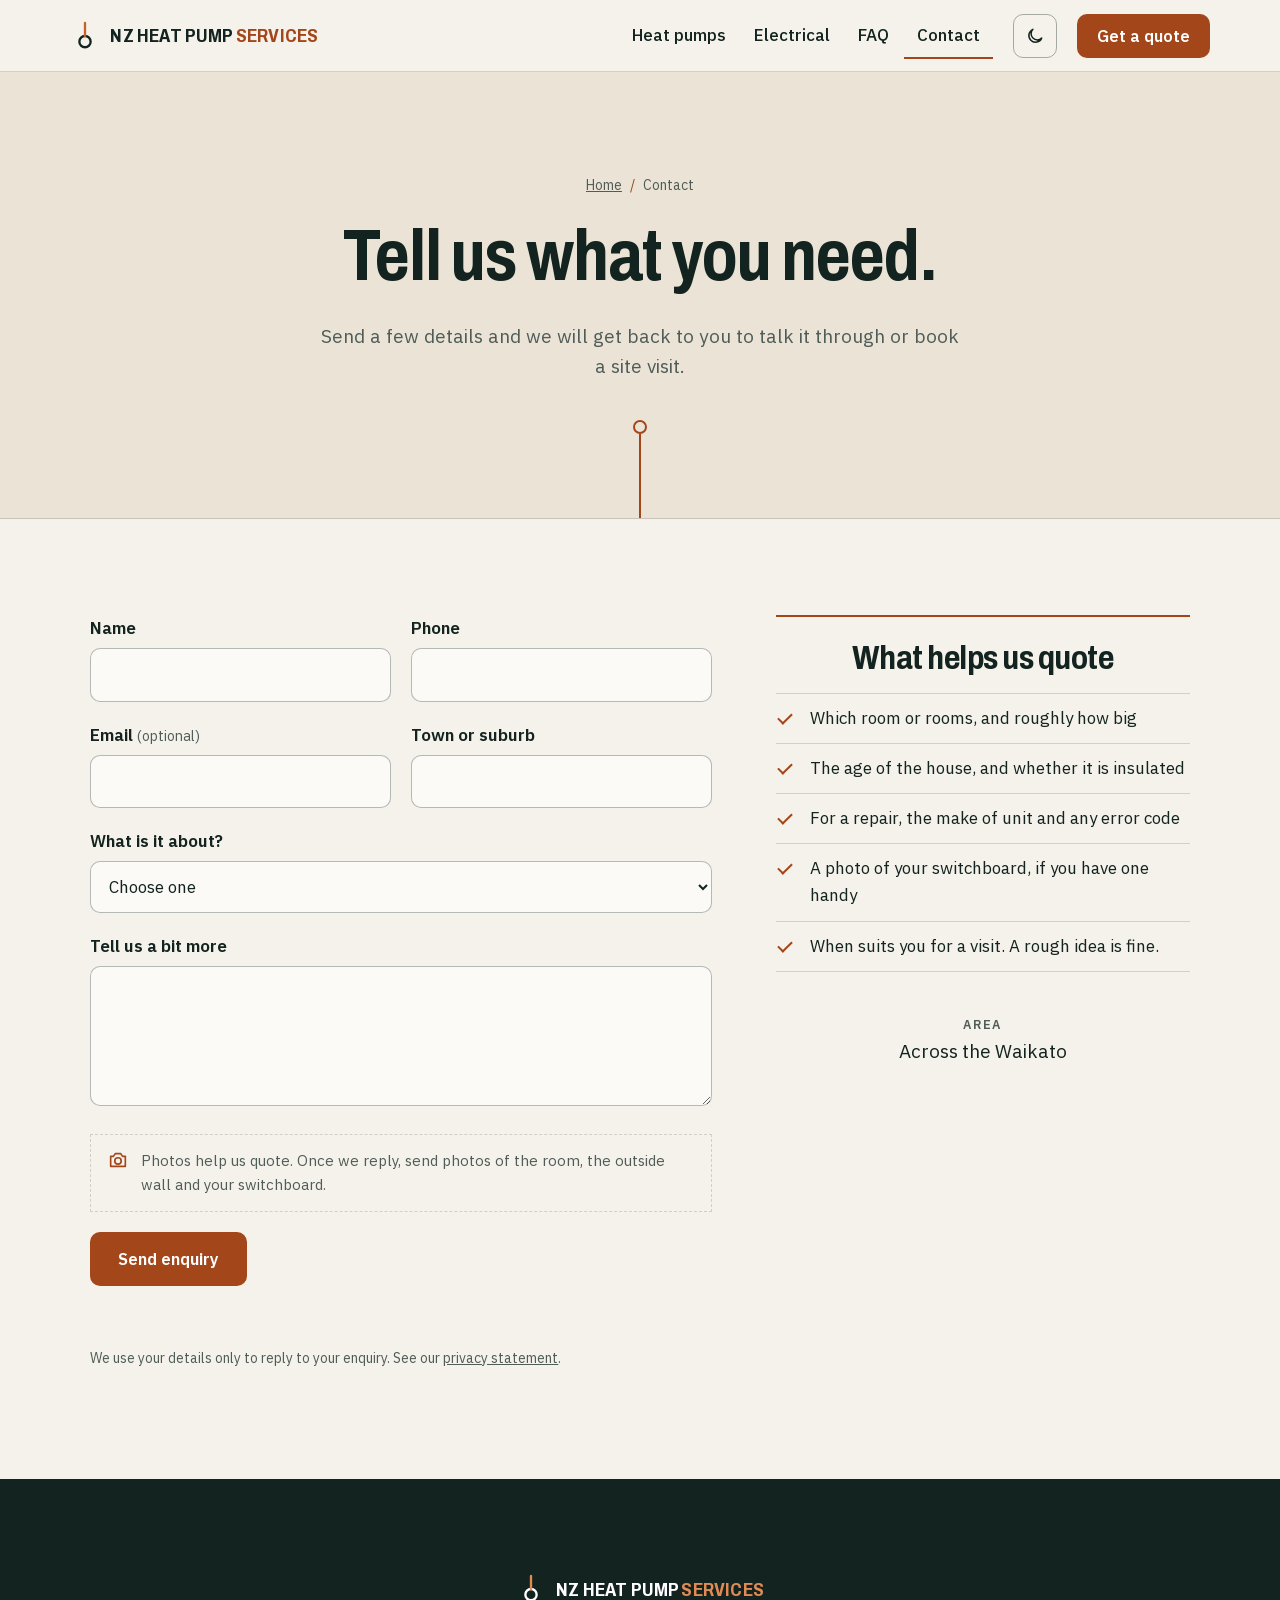
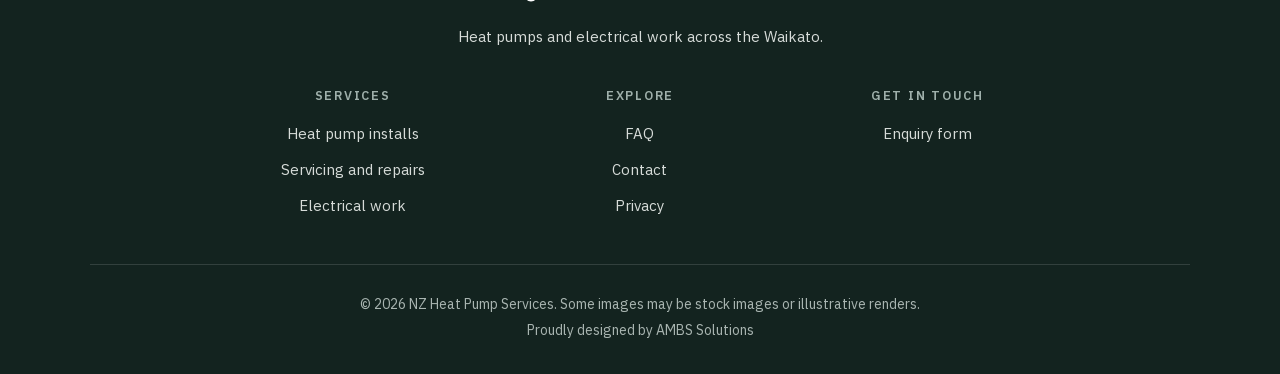
<file: contact.html>
<!doctype html>
<html lang="en-NZ">
<head>
<meta charset="utf-8">
<meta name="viewport" content="width=device-width, initial-scale=1, viewport-fit=cover">
<title>Contact | NZ Heat Pump Services</title>
<meta name="description" content="Ask for a heat pump or electrical quote anywhere in the Waikato.">
<meta name="robots" content="noindex">
<meta name="theme-color" content="#13231f">
<meta name="build" content="2026-10-20.2">
<meta property="og:type" content="website">
<meta property="og:locale" content="en_NZ">
<meta property="og:site_name" content="NZ Heat Pump Services">
<meta property="og:title" content="Contact | NZ Heat Pump Services">
<meta property="og:description" content="Ask for a heat pump or electrical quote anywhere in the Waikato.">
<meta property="og:image" content="assets/img/dusk-home-1600.webp">
<meta name="twitter:card" content="summary_large_image">
<link rel="icon" href="assets/img/mark.svg" type="image/svg+xml">
<link rel="preload" href="assets/fonts/archivo-latin.woff2" as="font" type="font/woff2" crossorigin>
<link rel="preload" href="assets/fonts/plex-sans-latin.woff2" as="font" type="font/woff2" crossorigin>
<link rel="stylesheet" href="assets/site.css?v=2">
<script>(function(d){var t;try{t=localStorage.getItem("nzhp-theme")}catch(e){}if(!t)t=matchMedia("(prefers-color-scheme: dark)").matches?"dark":"light";d.setAttribute("data-theme",t);d.classList.add("js")})(document.documentElement)</script>
<script type="application/ld+json">
{"@context": "https://schema.org", "@type": "BreadcrumbList", "itemListElement": [{"@type": "ListItem", "position": 1, "name": "Home", "item": "./"}, {"@type": "ListItem", "position": 2, "name": "Contact", "item": "contact.html"}]}
</script>
</head>
<body class="sub">
<a class="skip" href="#main">Skip to content</a>

<header class="hdr">
  <div class="wrap">
    <a class="brand" href="designs/04-live-wire/" aria-label="NZ Heat Pump Services, home">
      <svg viewBox="0 0 32 32" aria-hidden="true"><circle cx="16" cy="22" r="6" fill="none" stroke="currentColor" stroke-width="2.5"/><path d="M16 2v14" stroke="#c4622d" stroke-width="2.5" stroke-linecap="round"/></svg>
      <b>NZ Heat Pump <span>Services</span></b>
    </a>
    <nav class="nav" id="nav" aria-label="Main">
      <a href="heat-pumps.html">Heat pumps</a>
      <a href="electrical.html">Electrical</a>
      <a href="faq.html">FAQ</a>
      <a href="contact.html" aria-current="page">Contact</a>
      <button class="theme-btn in-nav" type="button" aria-pressed="false">Dark mode</button>
      <a class="btn" href="contact.html">Get a quote</a>
    </nav>
    <button class="icon-btn theme-btn" type="button" aria-label="Switch between light and dark" aria-pressed="false">
      <svg class="moon" viewBox="0 0 24 24" aria-hidden="true"><path d="M20 14.5A8 8 0 1 1 9.5 4a6.5 6.5 0 0 0 10.5 10.5z" fill="none" stroke="currentColor" stroke-width="1.8" stroke-linejoin="round"/></svg>
      <svg class="sun" viewBox="0 0 24 24" aria-hidden="true"><circle cx="12" cy="12" r="4.5" fill="none" stroke="currentColor" stroke-width="1.8"/><path d="M12 2v2.5M12 19.5V22M2 12h2.5M19.5 12H22M4.9 4.9l1.8 1.8M17.3 17.3l1.8 1.8M4.9 19.1l1.8-1.8M17.3 6.7l1.8-1.8" stroke="currentColor" stroke-width="1.8" stroke-linecap="round"/></svg>
    </button>
    <a class="btn" href="contact.html">Get a quote</a>
    <button class="menu-btn" aria-expanded="false" aria-controls="nav" aria-label="Menu"><i></i><i></i><i></i></button>
  </div>
</header>
<main id="main">
  <section class="phero" aria-labelledby="h1">
    <div class="wrap">
      <nav class="crumbs" aria-label="Breadcrumb"><ol><li><a href="designs/04-live-wire/">Home</a></li><li aria-current="page">Contact</li></ol></nav>
      <h1 id="h1" aria-label="Tell us what you need.">Tell us what you need.</h1>
      <script>(function(h){h.innerHTML=h.textContent.split(" ").map(function(w,i){return '<span class="w" aria-hidden="true"><i style="--n:'+i+'">'+w+'</i></span>'}).join(" ")})(document.getElementById("h1"))</script>
      <p class="lede">Send a few details and we will get back to you to talk it through or book a site visit.</p>
    </div>
    <span class="hero-wire" aria-hidden="true"><i></i></span>
  </section>

  <section class="sec" aria-labelledby="formh">
    <div class="wrap form-grid rv">
      <form data-enquiry aria-labelledby="formh">
        <h2 id="formh" class="sr">Enquiry form</h2>
        <div class="f2">
          <div class="field"><label for="name">Name</label><input id="name" name="name" autocomplete="name" required></div>
          <div class="field"><label for="phone">Phone</label><input id="phone" name="phone" type="tel" autocomplete="tel" required></div>
        </div>
        <div class="f2">
          <div class="field"><label for="email">Email <small>(optional)</small></label><input id="email" name="email" type="email" autocomplete="email"></div>
          <div class="field"><label for="town">Town or suburb</label><input id="town" name="town" autocomplete="address-level2" required></div>
        </div>
        <div class="field"><label for="about">What is it about?</label>
          <select id="about" name="about" required>
            <option value="">Choose one</option>
            <option>A new heat pump</option>
            <option>Replacing an old heat pump</option>
            <option>Heat pump service or repair</option>
            <option>Electrical work</option>
            <option>Something else</option>
          </select></div>
        <div class="field"><label for="msg">Tell us a bit more</label><textarea id="msg" name="message" required></textarea></div>
        <p class="tip"><svg viewBox="0 0 24 24" aria-hidden="true"><path d="M4 8h3l2-3h6l2 3h3v11H4z" fill="none" stroke="currentColor" stroke-width="1.8" stroke-linejoin="round"/><circle cx="12" cy="13" r="3.5" fill="none" stroke="currentColor" stroke-width="1.8"/></svg><span>Photos help us quote. Once we reply, send photos of the room, the outside wall and your switchboard<span data-need="email"> to <a href="#" data-fact="email"></a></span>.</span></p>
        <div data-hp aria-hidden="true"><label for="website">Leave this empty</label><input id="website" name="website" tabindex="-1" autocomplete="off"></div>
        <button class="btn" type="submit">Send enquiry</button>
        <p class="form-status" role="status" aria-live="polite"></p>
        <p class="note">We use your details only to reply to your enquiry. See our <a href="privacy.html">privacy statement</a>.</p>
      </form>
      <div class="aside">
        <h2 id="tell" style="font-size:clamp(26px,2.6vw,34px)">What helps us quote</h2>
        <ul class="ticks">
          <li>Which room or rooms, and roughly how big</li>
          <li>The age of the house, and whether it is insulated</li>
          <li>For a repair, the make of unit and any error code</li>
          <li>A photo of your switchboard, if you have one handy</li>
          <li>When suits you for a visit. A rough idea is fine.</li>
        </ul>
        <dl class="facts">
          <div data-need="phone"><dt>Phone</dt><dd><a href="#" data-href="tel" data-fact="phone"></a></dd></div>
          <div data-need="email"><dt>Email</dt><dd><a href="#" data-fact="email"></a></dd></div>
          <div data-need="address"><dt>Address</dt><dd><a href="#" data-fact="address" target="_blank" rel="noopener"></a></dd></div>
          <div data-need="hours"><dt>Hours</dt><dd data-fact="hours"></dd></div>
          <div><dt>Area</dt><dd>Across the Waikato</dd></div>
        </dl>
      </div>
    </div>
  </section>
</main>

<footer class="ftr">
  <div class="wrap">
    <a class="brand" href="designs/04-live-wire/" aria-label="NZ Heat Pump Services, home">
      <svg viewBox="0 0 32 32" aria-hidden="true"><circle cx="16" cy="22" r="6" fill="none" stroke="currentColor" stroke-width="2.5"/><path d="M16 2v14" stroke="#e08a55" stroke-width="2.5" stroke-linecap="round"/></svg>
      <b>NZ Heat Pump <span>Services</span></b>
    </a>
    <p>Heat pumps and electrical work across the Waikato.</p>
    <div class="cols">
      <div><h2>Services</h2><ul><li><a href="heat-pumps.html">Heat pump installs</a></li><li><a href="heat-pumps.html#servicing">Servicing and repairs</a></li><li><a href="electrical.html">Electrical work</a></li></ul></div>
      <div><h2>Explore</h2><ul><li><a href="faq.html">FAQ</a></li><li><a href="contact.html">Contact</a></li><li><a href="privacy.html">Privacy</a></li></ul></div>
      <div><h2>Get in touch</h2><ul><li data-need="phone"><a href="#" data-href="tel" data-fact="phone"></a></li><li data-need="email"><a href="#" data-fact="email"></a></li><li><a href="contact.html">Enquiry form</a></li></ul></div>
    </div>
    <div class="legal">
      <p>&copy; 2026 NZ Heat Pump Services. Some images may be stock images or illustrative renders.</p>
      <p>Proudly designed by AMBS Solutions</p>
    </div>
  </div>
</footer>

<nav class="qbar" aria-label="Quick actions">
  <a href="#" data-href="tel" data-need="phone">Call</a>
  <a class="go" href="contact.html">Get a quote</a>
</nav>

<script src="assets/business.js?v=2" defer></script>
<script src="assets/site.js?v=2" defer></script>
</body>
</html>
</file>
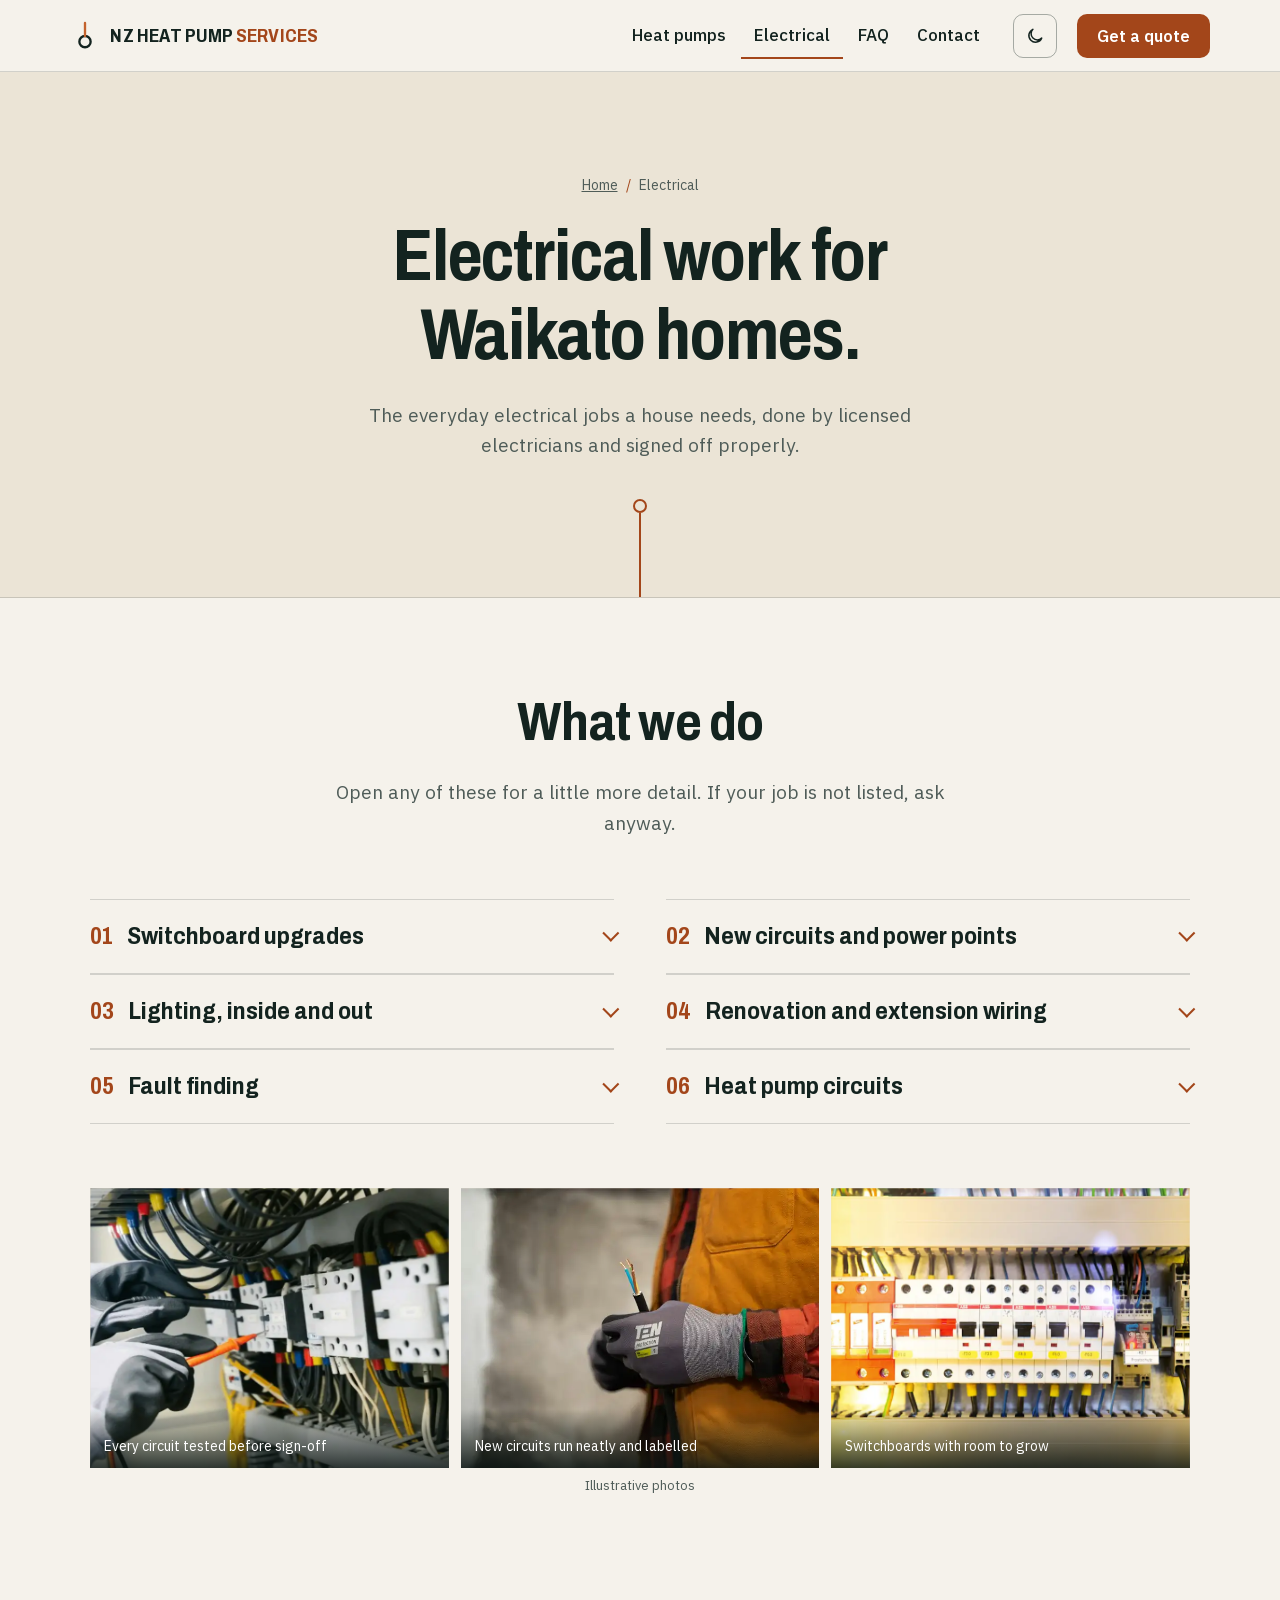
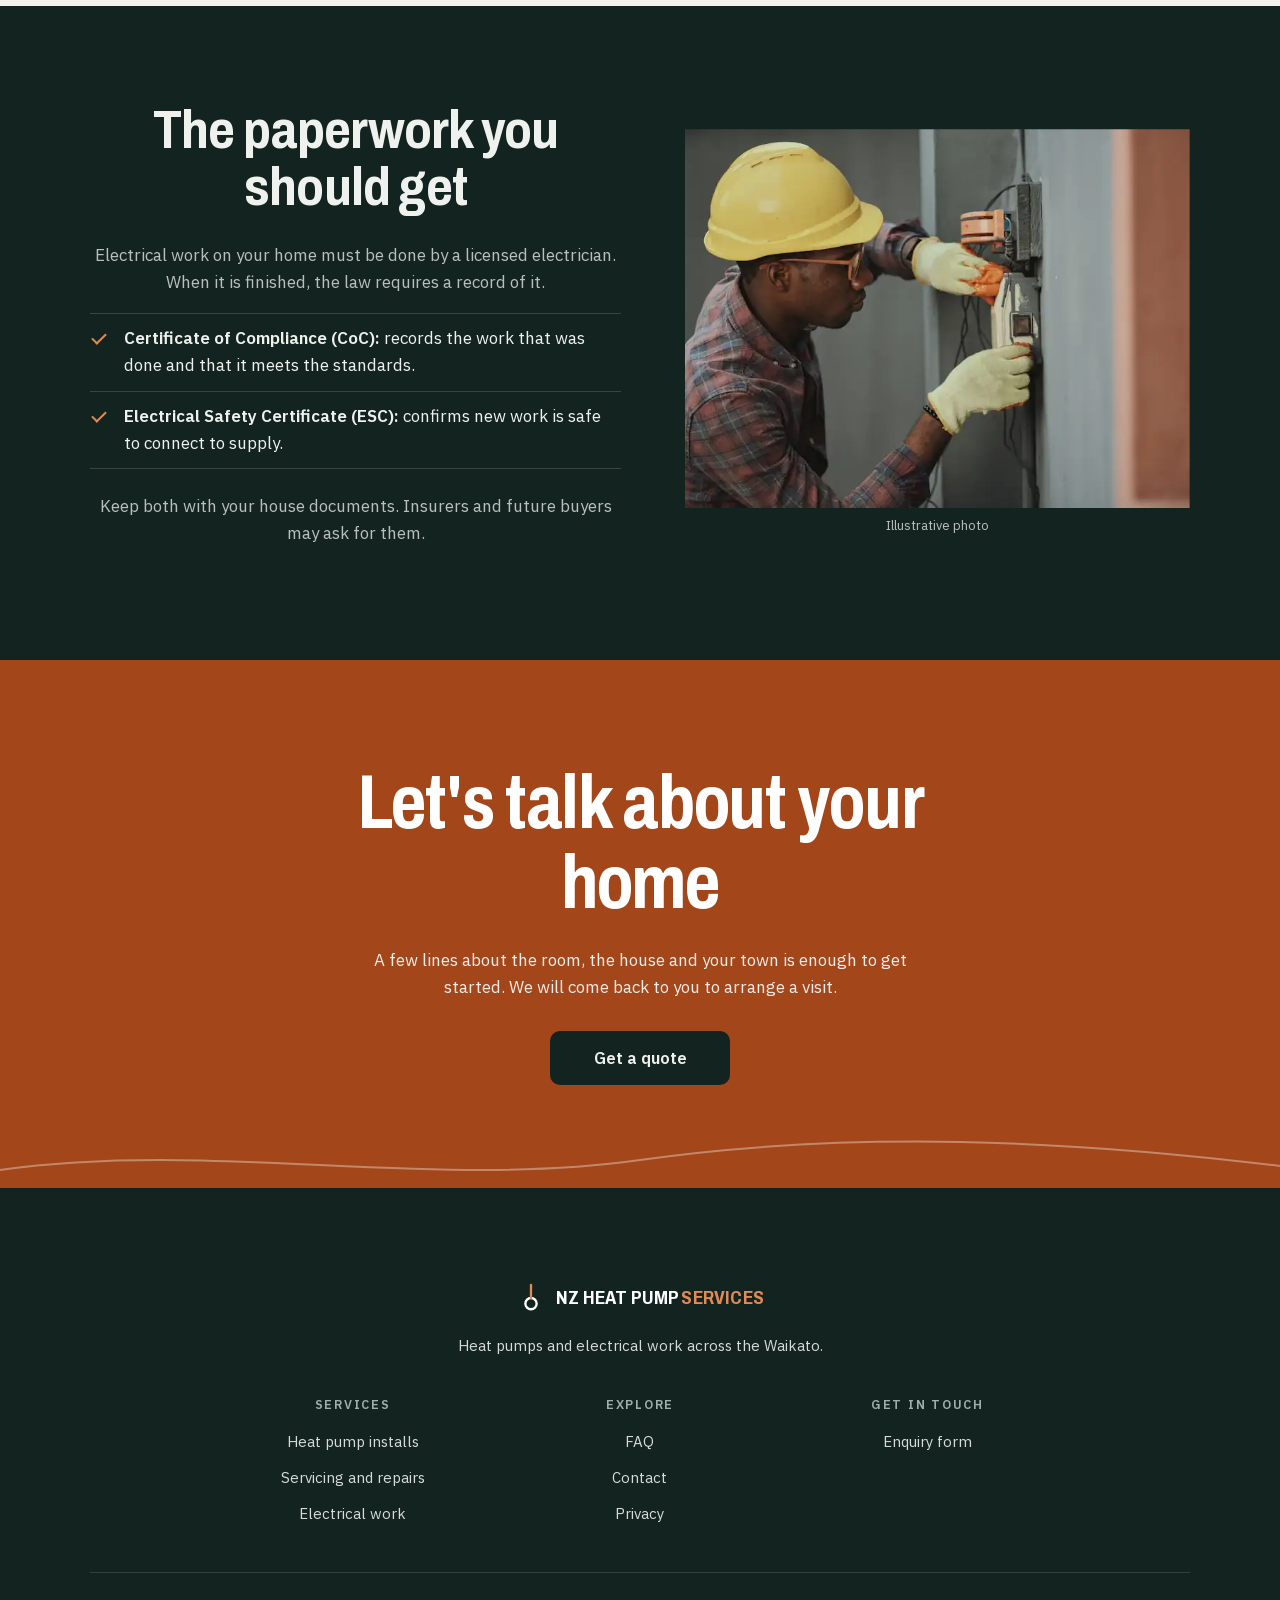
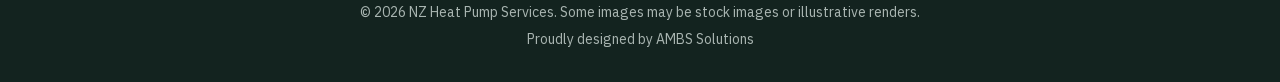
<file: electrical.html>
<!doctype html>
<html lang="en-NZ">
<head>
<meta charset="utf-8">
<meta name="viewport" content="width=device-width, initial-scale=1, viewport-fit=cover">
<title>Electrical | NZ Heat Pump Services</title>
<meta name="description" content="Switchboard upgrades, new circuits, lighting, renovation wiring and fault finding for Waikato homes.">
<meta name="robots" content="noindex">
<meta name="theme-color" content="#13231f">
<meta name="build" content="2026-10-20.2">
<meta property="og:type" content="website">
<meta property="og:locale" content="en_NZ">
<meta property="og:site_name" content="NZ Heat Pump Services">
<meta property="og:title" content="Electrical | NZ Heat Pump Services">
<meta property="og:description" content="Switchboard upgrades, new circuits, lighting, renovation wiring and fault finding for Waikato homes.">
<meta property="og:image" content="assets/img/dusk-home-1600.webp">
<meta name="twitter:card" content="summary_large_image">
<link rel="icon" href="assets/img/mark.svg" type="image/svg+xml">
<link rel="preload" href="assets/fonts/archivo-latin.woff2" as="font" type="font/woff2" crossorigin>
<link rel="preload" href="assets/fonts/plex-sans-latin.woff2" as="font" type="font/woff2" crossorigin>
<link rel="stylesheet" href="assets/site.css?v=2">
<script>(function(d){var t;try{t=localStorage.getItem("nzhp-theme")}catch(e){}if(!t)t=matchMedia("(prefers-color-scheme: dark)").matches?"dark":"light";d.setAttribute("data-theme",t);d.classList.add("js")})(document.documentElement)</script>
<script type="application/ld+json">
{"@context": "https://schema.org", "@type": "BreadcrumbList", "itemListElement": [{"@type": "ListItem", "position": 1, "name": "Home", "item": "./"}, {"@type": "ListItem", "position": 2, "name": "Electrical", "item": "electrical.html"}]}
</script>
<script type="application/ld+json">
{"@context": "https://schema.org", "@type": "Service", "serviceType": "Residential electrical work", "provider": {"@type": "Electrician", "name": "NZ Heat Pump Services"}, "areaServed": "Waikato, New Zealand"}
</script>
</head>
<body class="sub">
<a class="skip" href="#main">Skip to content</a>

<header class="hdr">
  <div class="wrap">
    <a class="brand" href="designs/04-live-wire/" aria-label="NZ Heat Pump Services, home">
      <svg viewBox="0 0 32 32" aria-hidden="true"><circle cx="16" cy="22" r="6" fill="none" stroke="currentColor" stroke-width="2.5"/><path d="M16 2v14" stroke="#c4622d" stroke-width="2.5" stroke-linecap="round"/></svg>
      <b>NZ Heat Pump <span>Services</span></b>
    </a>
    <nav class="nav" id="nav" aria-label="Main">
      <a href="heat-pumps.html">Heat pumps</a>
      <a href="electrical.html" aria-current="page">Electrical</a>
      <a href="faq.html">FAQ</a>
      <a href="contact.html">Contact</a>
      <button class="theme-btn in-nav" type="button" aria-pressed="false">Dark mode</button>
      <a class="btn" href="contact.html">Get a quote</a>
    </nav>
    <button class="icon-btn theme-btn" type="button" aria-label="Switch between light and dark" aria-pressed="false">
      <svg class="moon" viewBox="0 0 24 24" aria-hidden="true"><path d="M20 14.5A8 8 0 1 1 9.5 4a6.5 6.5 0 0 0 10.5 10.5z" fill="none" stroke="currentColor" stroke-width="1.8" stroke-linejoin="round"/></svg>
      <svg class="sun" viewBox="0 0 24 24" aria-hidden="true"><circle cx="12" cy="12" r="4.5" fill="none" stroke="currentColor" stroke-width="1.8"/><path d="M12 2v2.5M12 19.5V22M2 12h2.5M19.5 12H22M4.9 4.9l1.8 1.8M17.3 17.3l1.8 1.8M4.9 19.1l1.8-1.8M17.3 6.7l1.8-1.8" stroke="currentColor" stroke-width="1.8" stroke-linecap="round"/></svg>
    </button>
    <a class="btn" href="contact.html">Get a quote</a>
    <button class="menu-btn" aria-expanded="false" aria-controls="nav" aria-label="Menu"><i></i><i></i><i></i></button>
  </div>
</header>
<main id="main">
  <section class="phero" aria-labelledby="h1">
    <div class="wrap">
      <nav class="crumbs" aria-label="Breadcrumb"><ol><li><a href="designs/04-live-wire/">Home</a></li><li aria-current="page">Electrical</li></ol></nav>
      <h1 id="h1" aria-label="Electrical work for Waikato homes.">Electrical work for Waikato homes.</h1>
      <script>(function(h){h.innerHTML=h.textContent.split(" ").map(function(w,i){return '<span class="w" aria-hidden="true"><i style="--n:'+i+'">'+w+'</i></span>'}).join(" ")})(document.getElementById("h1"))</script>
      <p class="lede">The everyday electrical jobs a house needs, done by licensed electricians and signed off properly.</p>
    </div>
    <span class="hero-wire" aria-hidden="true"><i></i></span>
  </section>

  <section class="sec" aria-labelledby="jobs">
    <div class="wrap">
      <div class="head rv"><h2 id="jobs">What we do</h2>
        <p class="lede">Open any of these for a little more detail. If your job is not listed, ask anyway.</p></div>
<div class="acc two">
  <div class="acc-item"><h3><button class="acc-btn" aria-expanded="false" aria-controls="j1"><span><span class="no">01</span>Switchboard upgrades</span></button></h3>
    <div class="acc-panel" id="j1"><div><div>Older switchboards can run out of room for new circuits, or still use old-style fuses. An upgrade brings in modern circuit breakers and RCD protection, and gives you space for a heat pump, an oven or an EV charger later.</div></div></div></div>
  <div class="acc-item"><h3><button class="acc-btn" aria-expanded="false" aria-controls="j2"><span><span class="no">02</span>New circuits and power points</span></button></h3>
    <div class="acc-panel" id="j2"><div><div>Extra power points where you actually need them, and dedicated circuits for heat pumps, ovens, spa pools and workshops.</div></div></div></div>
  <div class="acc-item"><h3><button class="acc-btn" aria-expanded="false" aria-controls="j3"><span><span class="no">03</span>Lighting, inside and out</span></button></h3>
    <div class="acc-panel" id="j3"><div><div>LED downlights, pendant and feature lighting, outdoor and security lights, and switching that makes sense for how you use the room.</div></div></div></div>
  <div class="acc-item"><h3><button class="acc-btn" aria-expanded="false" aria-controls="j4"><span><span class="no">04</span>Renovation and extension wiring</span></button></h3>
    <div class="acc-panel" id="j4"><div><div>We work alongside your builder, wiring at the framing stage and coming back to fit off once the linings are up.</div></div></div></div>
  <div class="acc-item"><h3><button class="acc-btn" aria-expanded="false" aria-controls="j5"><span><span class="no">05</span>Fault finding</span></button></h3>
    <div class="acc-panel" id="j5"><div><div>Power that keeps tripping, dead outlets, lights that flicker. We track down the cause and fix it safely.</div></div></div></div>
  <div class="acc-item"><h3><button class="acc-btn" aria-expanded="false" aria-controls="j6"><span><span class="no">06</span>Heat pump circuits</span></button></h3>
    <div class="acc-panel" id="j6"><div><div>Every heat pump we install gets the circuit it needs, and we can wire in a unit someone else has supplied.</div></div></div></div>
</div>
      <div class="mosaic row3" style="margin-top:clamp(40px,5vw,64px)">
        <figure class="wipe"><img src="assets/img/testing-800.webp" srcset="assets/img/testing-800.webp 800w, assets/img/testing-1600.webp 1600w" sizes="(max-width:860px) 92vw, 380px" width="800" height="600" alt="An electrician testing circuit breakers with a meter" loading="lazy" decoding="async"><figcaption>Every circuit tested before sign-off</figcaption></figure>
        <figure class="wipe"><img src="assets/img/cables-800.webp" srcset="assets/img/cables-800.webp 800w, assets/img/cables-1600.webp 1600w" sizes="(max-width:860px) 92vw, 380px" width="800" height="533" alt="A gloved hand holding a stripped electrical cable" loading="lazy" decoding="async"><figcaption>New circuits run neatly and labelled</figcaption></figure>
        <figure class="wipe"><img src="assets/img/switchboard-800.webp" srcset="assets/img/switchboard-800.webp 800w, assets/img/switchboard-1600.webp 1600w" sizes="(max-width:860px) 92vw, 380px" width="800" height="1000" alt="A neatly wired switchboard with rows of circuit breakers" loading="lazy" decoding="async"><figcaption>Switchboards with room to grow</figcaption></figure>
      </div>
      <p class="cap center">Illustrative photos</p>
    </div>
  </section>

  <section class="sec night cv" aria-labelledby="papers">
    <div class="wrap">
      <div class="split rev">
        <figure>
          <div class="wipe"><img src="assets/img/electrician-800.webp" srcset="assets/img/electrician-800.webp 800w, assets/img/electrician-1600.webp 1600w" sizes="(max-width:860px) 90vw, 600px" width="800" height="534" alt="An electrician in a hard hat testing a meter box" loading="lazy" decoding="async"></div>
          <figcaption>Illustrative photo</figcaption>
        </figure>
        <div>
          <h2 id="papers">The paperwork you should get</h2>
          <p style="color:var(--on-night-2)">Electrical work on your home must be done by a licensed electrician. When it is finished, the law requires a record of it.</p>
          <ul class="ticks">
            <li><strong>Certificate of Compliance (CoC):</strong> records the work that was done and that it meets the standards.</li>
            <li><strong>Electrical Safety Certificate (ESC):</strong> confirms new work is safe to connect to supply.</li>
          </ul>
          <p style="color:var(--on-night-2)">Keep both with your house documents. Insurers and future buyers may ask for them.</p>
          <p class="note" style="color:var(--on-night-2)" data-need="ewrb"><span data-fact="ewrb"></span></p>
        </div>
      </div>
    </div>
  </section>

  <section class="getin" aria-labelledby="ctah">
    <div class="wrap rv">
      <h2 id="ctah">Let's talk about your home</h2>
      <p>A few lines about the room, the house and your town is enough to get started. We will come back to you to arrange a visit.</p>
      <div class="acts"><a class="btn" href="contact.html">Get a quote</a><a class="btn ghost" href="#" data-href="tel" data-need="phone">Call <span data-fact="phone"></span></a></div>
    </div>
    <svg class="cable" viewBox="0 0 1200 60" preserveAspectRatio="none" aria-hidden="true"><path d="M0 40C200 10 400 60 600 30S1000 10 1200 36" fill="none" stroke="#fff" stroke-width="2"/></svg>
  </section>
</main>

<footer class="ftr">
  <div class="wrap">
    <a class="brand" href="designs/04-live-wire/" aria-label="NZ Heat Pump Services, home">
      <svg viewBox="0 0 32 32" aria-hidden="true"><circle cx="16" cy="22" r="6" fill="none" stroke="currentColor" stroke-width="2.5"/><path d="M16 2v14" stroke="#e08a55" stroke-width="2.5" stroke-linecap="round"/></svg>
      <b>NZ Heat Pump <span>Services</span></b>
    </a>
    <p>Heat pumps and electrical work across the Waikato.</p>
    <div class="cols">
      <div><h2>Services</h2><ul><li><a href="heat-pumps.html">Heat pump installs</a></li><li><a href="heat-pumps.html#servicing">Servicing and repairs</a></li><li><a href="electrical.html">Electrical work</a></li></ul></div>
      <div><h2>Explore</h2><ul><li><a href="faq.html">FAQ</a></li><li><a href="contact.html">Contact</a></li><li><a href="privacy.html">Privacy</a></li></ul></div>
      <div><h2>Get in touch</h2><ul><li data-need="phone"><a href="#" data-href="tel" data-fact="phone"></a></li><li data-need="email"><a href="#" data-fact="email"></a></li><li><a href="contact.html">Enquiry form</a></li></ul></div>
    </div>
    <div class="legal">
      <p>&copy; 2026 NZ Heat Pump Services. Some images may be stock images or illustrative renders.</p>
      <p>Proudly designed by AMBS Solutions</p>
    </div>
  </div>
</footer>

<nav class="qbar" aria-label="Quick actions">
  <a href="#" data-href="tel" data-need="phone">Call</a>
  <a class="go" href="contact.html">Get a quote</a>
</nav>

<script src="assets/business.js?v=2" defer></script>
<script src="assets/site.js?v=2" defer></script>
</body>
</html>
</file>
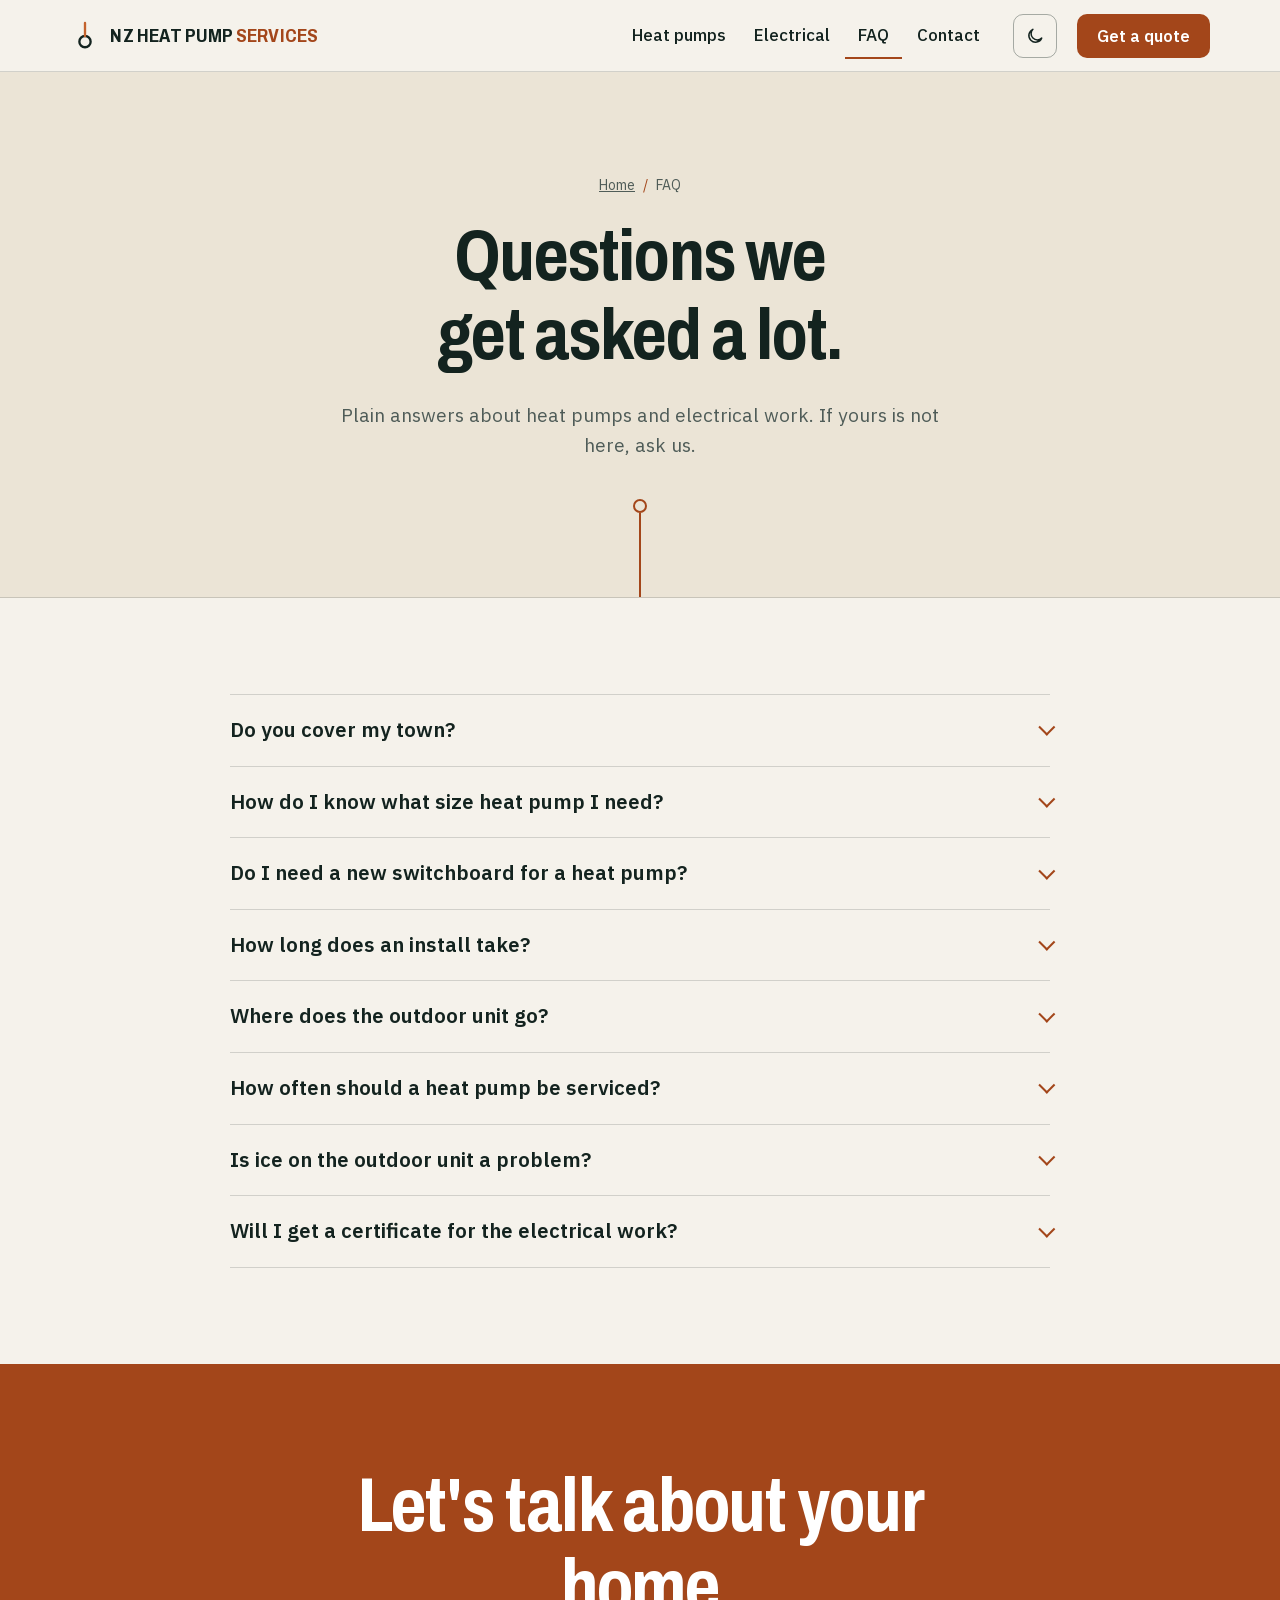
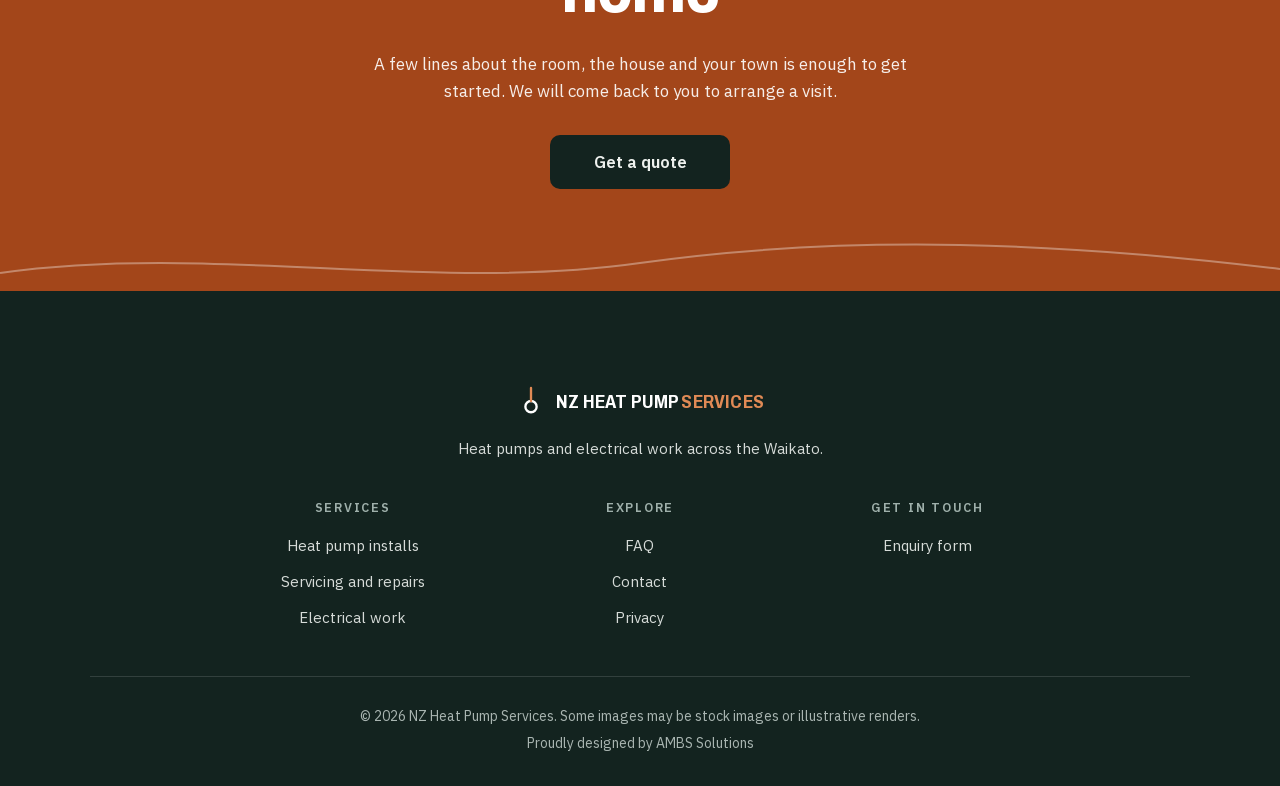
<file: faq.html>
<!doctype html>
<html lang="en-NZ">
<head>
<meta charset="utf-8">
<meta name="viewport" content="width=device-width, initial-scale=1, viewport-fit=cover">
<title>FAQ | NZ Heat Pump Services</title>
<meta name="description" content="Answers to common questions about heat pump installs, servicing and electrical work in the Waikato.">
<meta name="robots" content="noindex">
<meta name="theme-color" content="#13231f">
<meta name="build" content="2026-10-20.2">
<meta property="og:type" content="website">
<meta property="og:locale" content="en_NZ">
<meta property="og:site_name" content="NZ Heat Pump Services">
<meta property="og:title" content="FAQ | NZ Heat Pump Services">
<meta property="og:description" content="Answers to common questions about heat pump installs, servicing and electrical work in the Waikato.">
<meta property="og:image" content="assets/img/dusk-home-1600.webp">
<meta name="twitter:card" content="summary_large_image">
<link rel="icon" href="assets/img/mark.svg" type="image/svg+xml">
<link rel="preload" href="assets/fonts/archivo-latin.woff2" as="font" type="font/woff2" crossorigin>
<link rel="preload" href="assets/fonts/plex-sans-latin.woff2" as="font" type="font/woff2" crossorigin>
<link rel="stylesheet" href="assets/site.css?v=2">
<script>(function(d){var t;try{t=localStorage.getItem("nzhp-theme")}catch(e){}if(!t)t=matchMedia("(prefers-color-scheme: dark)").matches?"dark":"light";d.setAttribute("data-theme",t);d.classList.add("js")})(document.documentElement)</script>
<script type="application/ld+json">
{"@context": "https://schema.org", "@type": "BreadcrumbList", "itemListElement": [{"@type": "ListItem", "position": 1, "name": "Home", "item": "./"}, {"@type": "ListItem", "position": 2, "name": "FAQ", "item": "faq.html"}]}
</script>
<script type="application/ld+json">
{"@context": "https://schema.org", "@type": "FAQPage", "mainEntity": [{"@type": "Question", "name": "Do you cover my town?", "acceptedAnswer": {"@type": "Answer", "text": "We work across the Waikato. Put your town or address in your enquiry and we will confirm straight away."}}, {"@type": "Question", "name": "How do I know what size heat pump I need?", "acceptedAnswer": {"@type": "Answer", "text": "We work it out on site. Room size matters, but so do ceiling height, insulation, glazing and how cold the room gets on a frosty morning. Online calculators give a starting point; a visit gives you the right answer."}}, {"@type": "Question", "name": "Do I need a new switchboard for a heat pump?", "acceptedAnswer": {"@type": "Answer", "text": "Not always. A heat pump normally gets its own circuit. Some older switchboards have no room for one or need upgrading first. We check this at the site visit and put it on the quote."}}, {"@type": "Question", "name": "How long does an install take?", "acceptedAnswer": {"@type": "Answer", "text": "A straightforward high-wall install is usually done within a day. Long pipe runs, multi-split and ducted systems, or switchboard work take longer. Your quote will say."}}, {"@type": "Question", "name": "Where does the outdoor unit go?", "acceptedAnswer": {"@type": "Answer", "text": "Somewhere with good airflow, on a solid base or wall bracket, and ideally away from bedroom windows, yours or the neighbours'. We show you the options before we start."}}, {"@type": "Question", "name": "How often should a heat pump be serviced?", "acceptedAnswer": {"@type": "Answer", "text": "Most manufacturers recommend a professional service once a year. Between services, clean the indoor filters every few weeks when the unit is working hard. Your manual shows how."}}, {"@type": "Question", "name": "Is ice on the outdoor unit a problem?", "acceptedAnswer": {"@type": "Answer", "text": "A little frost on a cold morning is normal. The unit melts it off in a short defrost cycle, and you may see steam. Ice that keeps building and does not clear needs a look."}}, {"@type": "Question", "name": "Will I get a certificate for the electrical work?", "acceptedAnswer": {"@type": "Answer", "text": "Yes. You get a Certificate of Compliance for the electrical work, and an Electrical Safety Certificate when new work is connected to supply."}}]}
</script>
</head>
<body class="sub">
<a class="skip" href="#main">Skip to content</a>

<header class="hdr">
  <div class="wrap">
    <a class="brand" href="designs/04-live-wire/" aria-label="NZ Heat Pump Services, home">
      <svg viewBox="0 0 32 32" aria-hidden="true"><circle cx="16" cy="22" r="6" fill="none" stroke="currentColor" stroke-width="2.5"/><path d="M16 2v14" stroke="#c4622d" stroke-width="2.5" stroke-linecap="round"/></svg>
      <b>NZ Heat Pump <span>Services</span></b>
    </a>
    <nav class="nav" id="nav" aria-label="Main">
      <a href="heat-pumps.html">Heat pumps</a>
      <a href="electrical.html">Electrical</a>
      <a href="faq.html" aria-current="page">FAQ</a>
      <a href="contact.html">Contact</a>
      <button class="theme-btn in-nav" type="button" aria-pressed="false">Dark mode</button>
      <a class="btn" href="contact.html">Get a quote</a>
    </nav>
    <button class="icon-btn theme-btn" type="button" aria-label="Switch between light and dark" aria-pressed="false">
      <svg class="moon" viewBox="0 0 24 24" aria-hidden="true"><path d="M20 14.5A8 8 0 1 1 9.5 4a6.5 6.5 0 0 0 10.5 10.5z" fill="none" stroke="currentColor" stroke-width="1.8" stroke-linejoin="round"/></svg>
      <svg class="sun" viewBox="0 0 24 24" aria-hidden="true"><circle cx="12" cy="12" r="4.5" fill="none" stroke="currentColor" stroke-width="1.8"/><path d="M12 2v2.5M12 19.5V22M2 12h2.5M19.5 12H22M4.9 4.9l1.8 1.8M17.3 17.3l1.8 1.8M4.9 19.1l1.8-1.8M17.3 6.7l1.8-1.8" stroke="currentColor" stroke-width="1.8" stroke-linecap="round"/></svg>
    </button>
    <a class="btn" href="contact.html">Get a quote</a>
    <button class="menu-btn" aria-expanded="false" aria-controls="nav" aria-label="Menu"><i></i><i></i><i></i></button>
  </div>
</header>
<main id="main">
  <section class="phero" aria-labelledby="h1">
    <div class="wrap">
      <nav class="crumbs" aria-label="Breadcrumb"><ol><li><a href="designs/04-live-wire/">Home</a></li><li aria-current="page">FAQ</li></ol></nav>
      <h1 id="h1" aria-label="Questions we get asked a lot.">Questions we get asked a lot.</h1>
      <script>(function(h){h.innerHTML=h.textContent.split(" ").map(function(w,i){return '<span class="w" aria-hidden="true"><i style="--n:'+i+'">'+w+'</i></span>'}).join(" ")})(document.getElementById("h1"))</script>
      <p class="lede">Plain answers about heat pumps and electrical work. If yours is not here, ask us.</p>
    </div>
    <span class="hero-wire" aria-hidden="true"><i></i></span>
  </section>

  <section class="sec" aria-labelledby="qa">
    <div class="wrap">
      <h2 id="qa" class="sr">Questions and answers</h2>
<div class="acc rv">
  <div class="acc-item"><h3><button class="acc-btn" aria-expanded="false" aria-controls="f1">Do you cover my town?</button></h3>
    <div class="acc-panel" id="f1"><div><div>We work across the Waikato. Put your town or address in your enquiry and we will confirm straight away.</div></div></div></div>
  <div class="acc-item"><h3><button class="acc-btn" aria-expanded="false" aria-controls="f2">How do I know what size heat pump I need?</button></h3>
    <div class="acc-panel" id="f2"><div><div>We work it out on site. Room size matters, but so do ceiling height, insulation, glazing and how cold the room gets on a frosty morning. Online calculators give a starting point; a visit gives you the right answer.</div></div></div></div>
  <div class="acc-item"><h3><button class="acc-btn" aria-expanded="false" aria-controls="f3">Do I need a new switchboard for a heat pump?</button></h3>
    <div class="acc-panel" id="f3"><div><div>Not always. A heat pump normally gets its own circuit. Some older switchboards have no room for one or need upgrading first. We check this at the site visit and put it on the quote.</div></div></div></div>
  <div class="acc-item"><h3><button class="acc-btn" aria-expanded="false" aria-controls="f4">How long does an install take?</button></h3>
    <div class="acc-panel" id="f4"><div><div>A straightforward high-wall install is usually done within a day. Long pipe runs, multi-split and ducted systems, or switchboard work take longer. Your quote will say.</div></div></div></div>
  <div class="acc-item"><h3><button class="acc-btn" aria-expanded="false" aria-controls="f5">Where does the outdoor unit go?</button></h3>
    <div class="acc-panel" id="f5"><div><div>Somewhere with good airflow, on a solid base or wall bracket, and ideally away from bedroom windows, yours or the neighbours'. We show you the options before we start.</div></div></div></div>
  <div class="acc-item"><h3><button class="acc-btn" aria-expanded="false" aria-controls="f6">How often should a heat pump be serviced?</button></h3>
    <div class="acc-panel" id="f6"><div><div>Most manufacturers recommend a professional service once a year. Between services, clean the indoor filters every few weeks when the unit is working hard. Your manual shows how.</div></div></div></div>
  <div class="acc-item"><h3><button class="acc-btn" aria-expanded="false" aria-controls="f7">Is ice on the outdoor unit a problem?</button></h3>
    <div class="acc-panel" id="f7"><div><div>A little frost on a cold morning is normal. The unit melts it off in a short defrost cycle, and you may see steam. Ice that keeps building and does not clear needs a look.</div></div></div></div>
  <div class="acc-item"><h3><button class="acc-btn" aria-expanded="false" aria-controls="f8">Will I get a certificate for the electrical work?</button></h3>
    <div class="acc-panel" id="f8"><div><div>Yes. You get a Certificate of Compliance for the electrical work, and an Electrical Safety Certificate when new work is connected to supply.</div></div></div></div>
</div>
    </div>
  </section>

  <section class="getin" aria-labelledby="ctah">
    <div class="wrap rv">
      <h2 id="ctah">Let's talk about your home</h2>
      <p>A few lines about the room, the house and your town is enough to get started. We will come back to you to arrange a visit.</p>
      <div class="acts"><a class="btn" href="contact.html">Get a quote</a><a class="btn ghost" href="#" data-href="tel" data-need="phone">Call <span data-fact="phone"></span></a></div>
    </div>
    <svg class="cable" viewBox="0 0 1200 60" preserveAspectRatio="none" aria-hidden="true"><path d="M0 40C200 10 400 60 600 30S1000 10 1200 36" fill="none" stroke="#fff" stroke-width="2"/></svg>
  </section>
</main>

<footer class="ftr">
  <div class="wrap">
    <a class="brand" href="designs/04-live-wire/" aria-label="NZ Heat Pump Services, home">
      <svg viewBox="0 0 32 32" aria-hidden="true"><circle cx="16" cy="22" r="6" fill="none" stroke="currentColor" stroke-width="2.5"/><path d="M16 2v14" stroke="#e08a55" stroke-width="2.5" stroke-linecap="round"/></svg>
      <b>NZ Heat Pump <span>Services</span></b>
    </a>
    <p>Heat pumps and electrical work across the Waikato.</p>
    <div class="cols">
      <div><h2>Services</h2><ul><li><a href="heat-pumps.html">Heat pump installs</a></li><li><a href="heat-pumps.html#servicing">Servicing and repairs</a></li><li><a href="electrical.html">Electrical work</a></li></ul></div>
      <div><h2>Explore</h2><ul><li><a href="faq.html">FAQ</a></li><li><a href="contact.html">Contact</a></li><li><a href="privacy.html">Privacy</a></li></ul></div>
      <div><h2>Get in touch</h2><ul><li data-need="phone"><a href="#" data-href="tel" data-fact="phone"></a></li><li data-need="email"><a href="#" data-fact="email"></a></li><li><a href="contact.html">Enquiry form</a></li></ul></div>
    </div>
    <div class="legal">
      <p>&copy; 2026 NZ Heat Pump Services. Some images may be stock images or illustrative renders.</p>
      <p>Proudly designed by AMBS Solutions</p>
    </div>
  </div>
</footer>

<nav class="qbar" aria-label="Quick actions">
  <a href="#" data-href="tel" data-need="phone">Call</a>
  <a class="go" href="contact.html">Get a quote</a>
</nav>

<script src="assets/business.js?v=2" defer></script>
<script src="assets/site.js?v=2" defer></script>
</body>
</html>
</file>
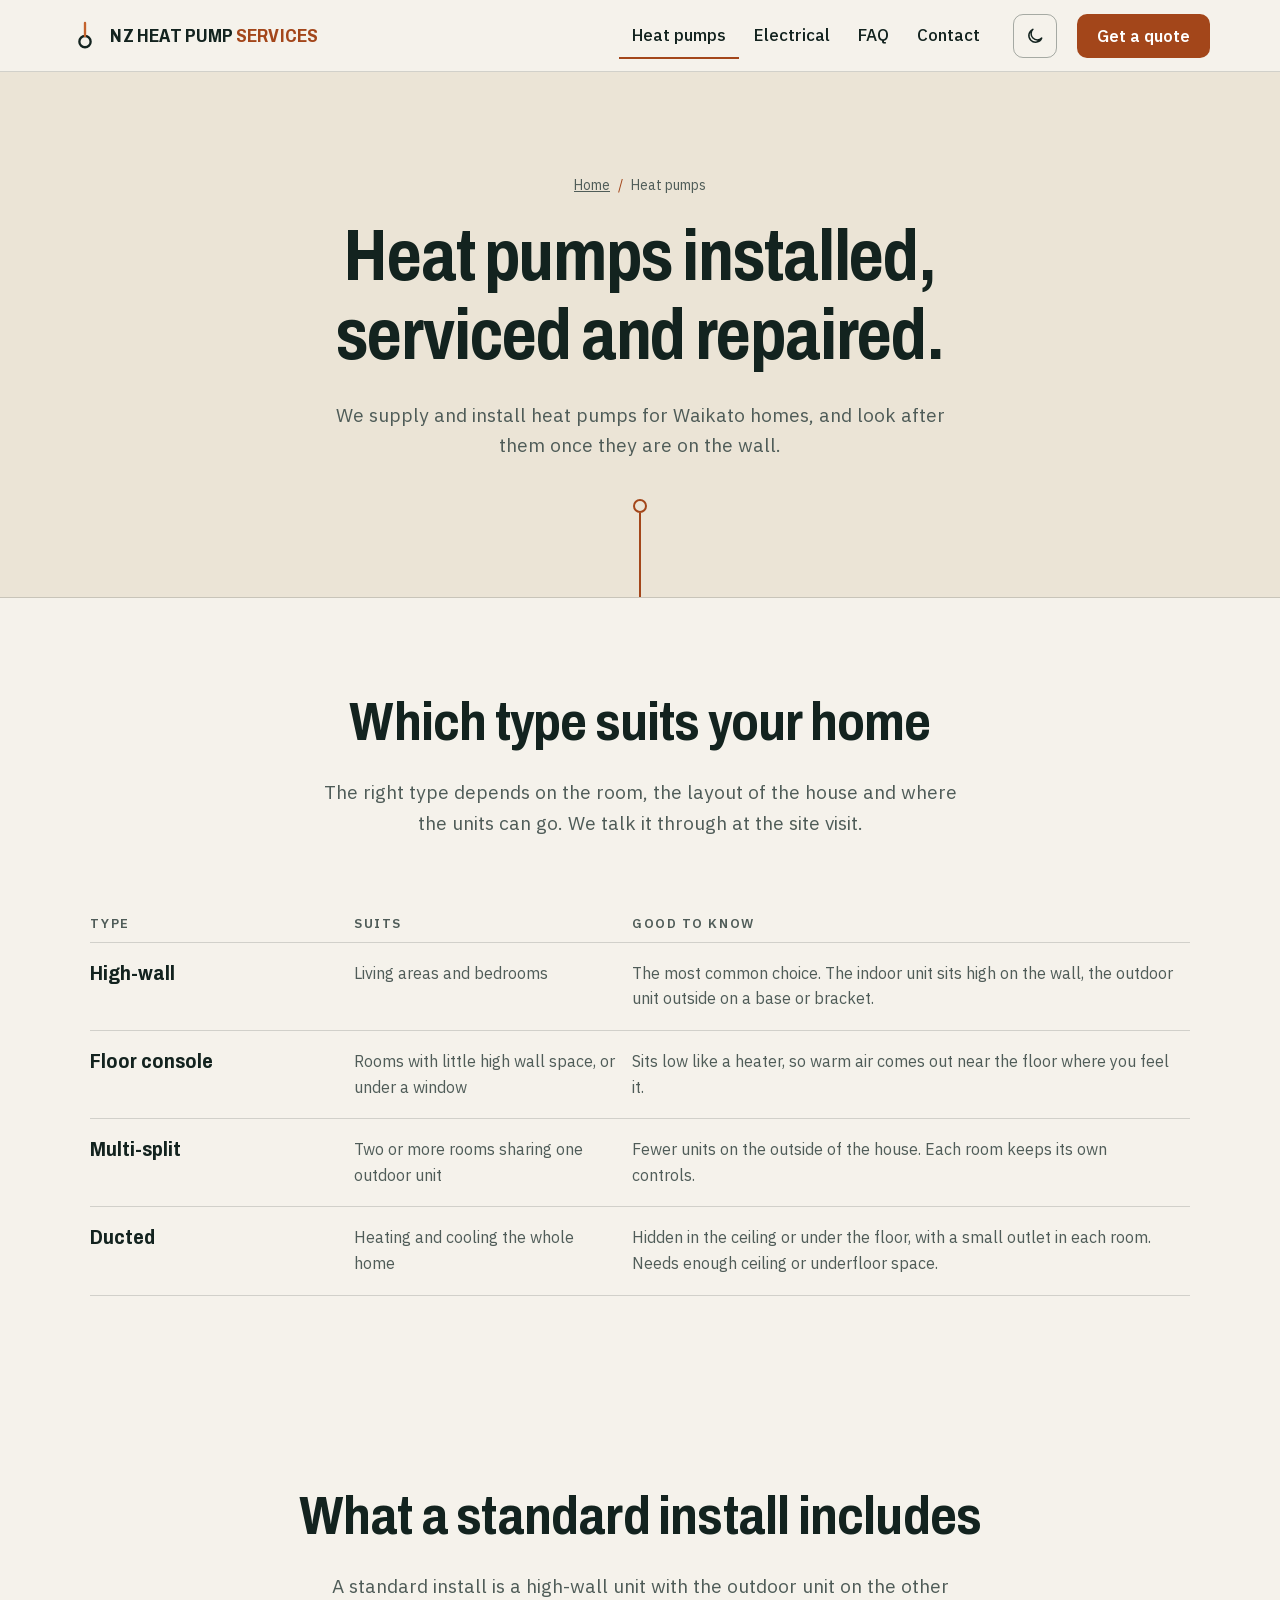
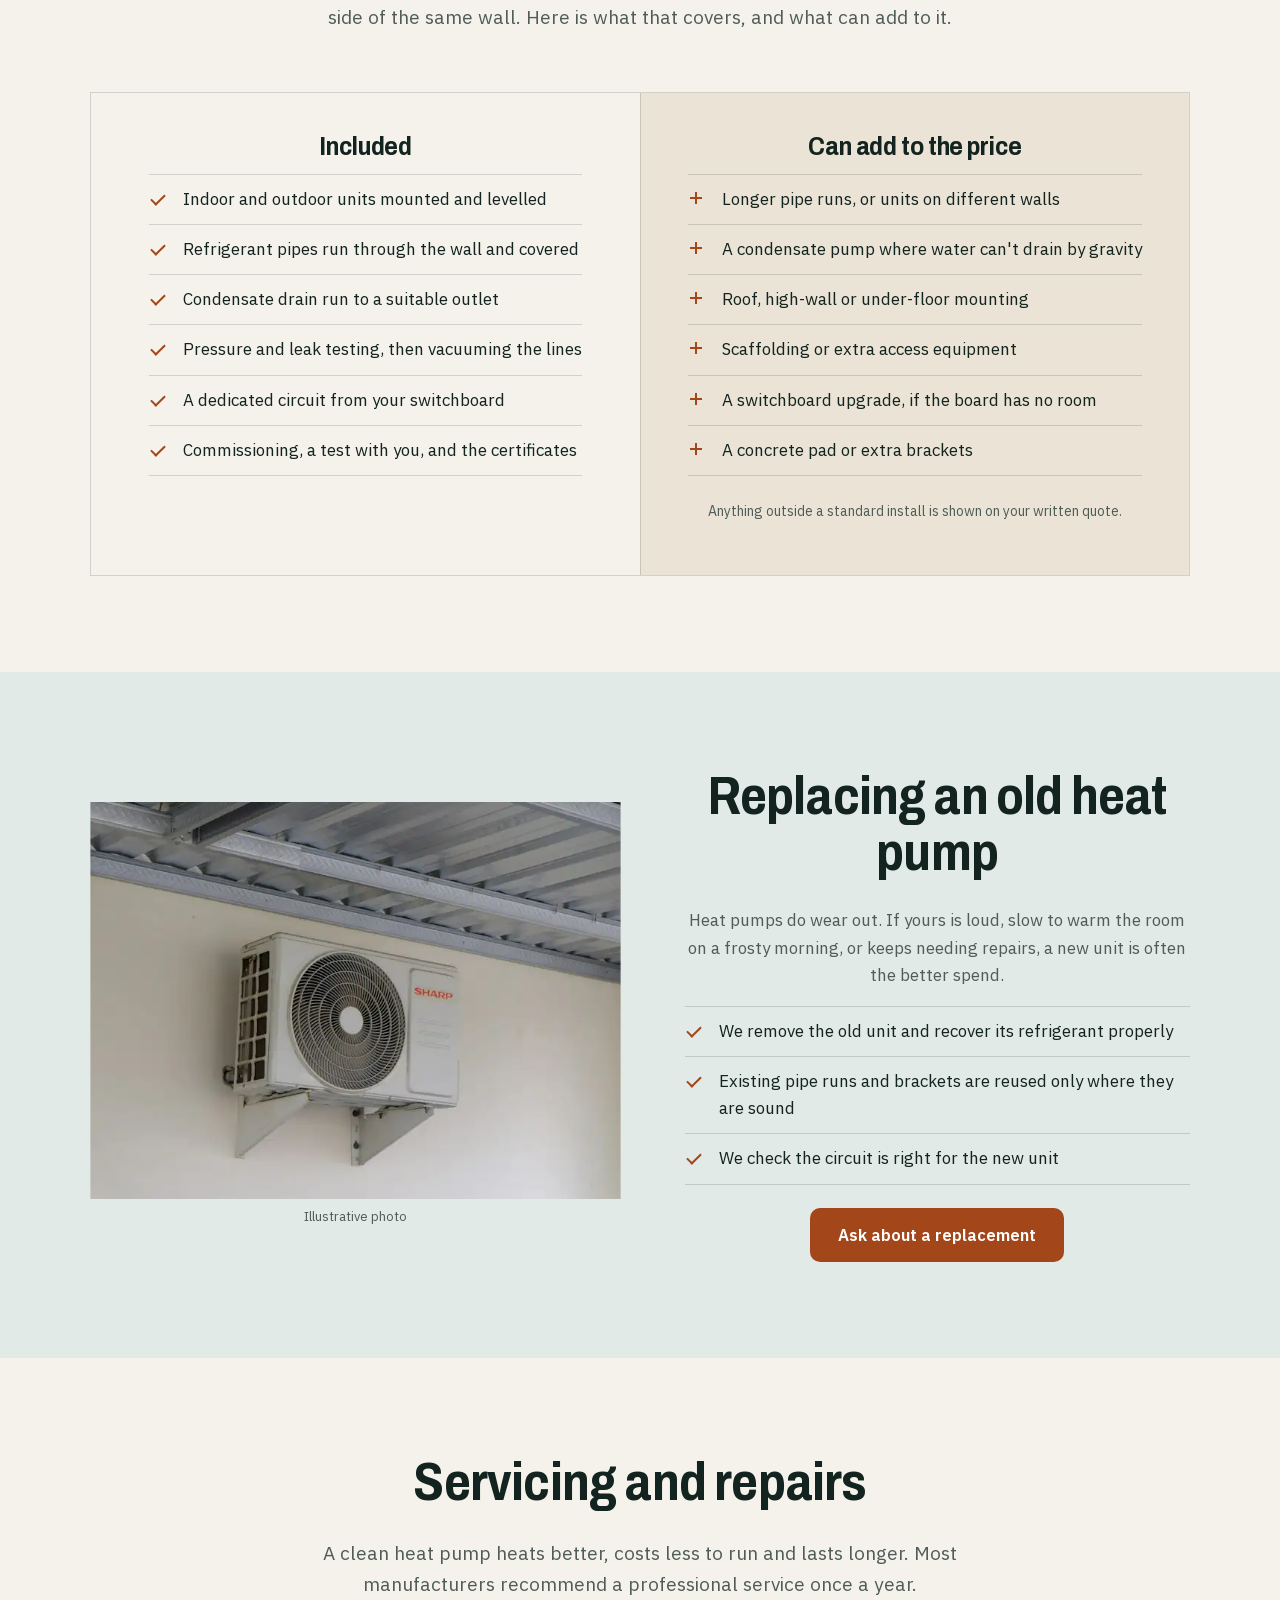
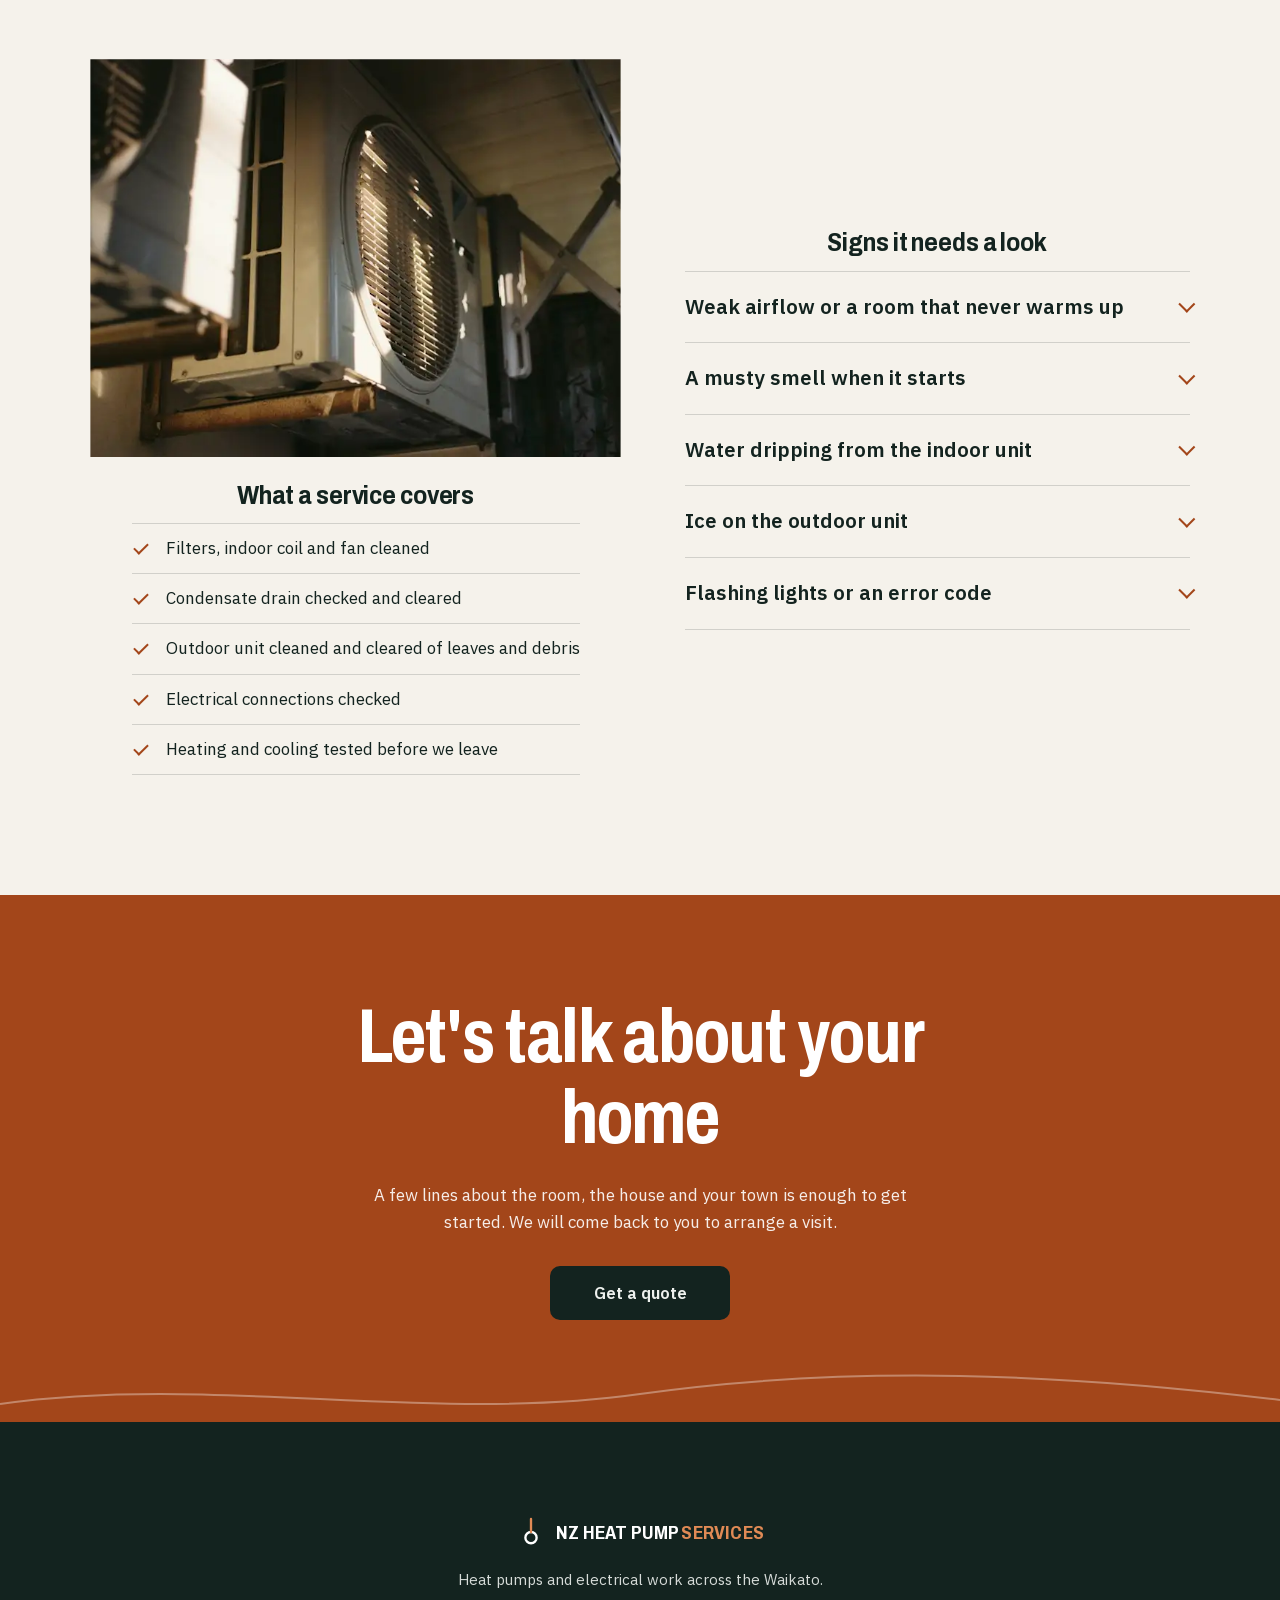
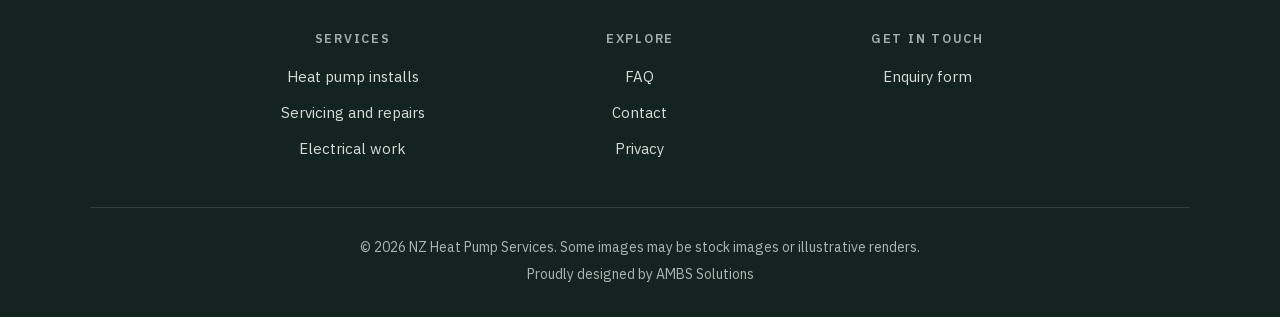
<file: heat-pumps.html>
<!doctype html>
<html lang="en-NZ">
<head>
<meta charset="utf-8">
<meta name="viewport" content="width=device-width, initial-scale=1, viewport-fit=cover">
<title>Heat pumps | NZ Heat Pump Services</title>
<meta name="description" content="Heat pump supply, installation, servicing and repairs for homes across the Waikato.">
<meta name="robots" content="noindex">
<meta name="theme-color" content="#13231f">
<meta name="build" content="2026-10-20.2">
<meta property="og:type" content="website">
<meta property="og:locale" content="en_NZ">
<meta property="og:site_name" content="NZ Heat Pump Services">
<meta property="og:title" content="Heat pumps | NZ Heat Pump Services">
<meta property="og:description" content="Heat pump supply, installation, servicing and repairs for homes across the Waikato.">
<meta property="og:image" content="assets/img/dusk-home-1600.webp">
<meta name="twitter:card" content="summary_large_image">
<link rel="icon" href="assets/img/mark.svg" type="image/svg+xml">
<link rel="preload" href="assets/fonts/archivo-latin.woff2" as="font" type="font/woff2" crossorigin>
<link rel="preload" href="assets/fonts/plex-sans-latin.woff2" as="font" type="font/woff2" crossorigin>
<link rel="stylesheet" href="assets/site.css?v=2">
<script>(function(d){var t;try{t=localStorage.getItem("nzhp-theme")}catch(e){}if(!t)t=matchMedia("(prefers-color-scheme: dark)").matches?"dark":"light";d.setAttribute("data-theme",t);d.classList.add("js")})(document.documentElement)</script>
<script type="application/ld+json">
{"@context": "https://schema.org", "@type": "BreadcrumbList", "itemListElement": [{"@type": "ListItem", "position": 1, "name": "Home", "item": "./"}, {"@type": "ListItem", "position": 2, "name": "Heat pumps", "item": "heat-pumps.html"}]}
</script>
<script type="application/ld+json">
{"@context": "https://schema.org", "@type": "Service", "serviceType": "Heat pump installation, servicing and repair", "provider": {"@type": "HVACBusiness", "name": "NZ Heat Pump Services"}, "areaServed": "Waikato, New Zealand"}
</script>
</head>
<body class="sub">
<a class="skip" href="#main">Skip to content</a>

<header class="hdr">
  <div class="wrap">
    <a class="brand" href="designs/04-live-wire/" aria-label="NZ Heat Pump Services, home">
      <svg viewBox="0 0 32 32" aria-hidden="true"><circle cx="16" cy="22" r="6" fill="none" stroke="currentColor" stroke-width="2.5"/><path d="M16 2v14" stroke="#c4622d" stroke-width="2.5" stroke-linecap="round"/></svg>
      <b>NZ Heat Pump <span>Services</span></b>
    </a>
    <nav class="nav" id="nav" aria-label="Main">
      <a href="heat-pumps.html" aria-current="page">Heat pumps</a>
      <a href="electrical.html">Electrical</a>
      <a href="faq.html">FAQ</a>
      <a href="contact.html">Contact</a>
      <button class="theme-btn in-nav" type="button" aria-pressed="false">Dark mode</button>
      <a class="btn" href="contact.html">Get a quote</a>
    </nav>
    <button class="icon-btn theme-btn" type="button" aria-label="Switch between light and dark" aria-pressed="false">
      <svg class="moon" viewBox="0 0 24 24" aria-hidden="true"><path d="M20 14.5A8 8 0 1 1 9.5 4a6.5 6.5 0 0 0 10.5 10.5z" fill="none" stroke="currentColor" stroke-width="1.8" stroke-linejoin="round"/></svg>
      <svg class="sun" viewBox="0 0 24 24" aria-hidden="true"><circle cx="12" cy="12" r="4.5" fill="none" stroke="currentColor" stroke-width="1.8"/><path d="M12 2v2.5M12 19.5V22M2 12h2.5M19.5 12H22M4.9 4.9l1.8 1.8M17.3 17.3l1.8 1.8M4.9 19.1l1.8-1.8M17.3 6.7l1.8-1.8" stroke="currentColor" stroke-width="1.8" stroke-linecap="round"/></svg>
    </button>
    <a class="btn" href="contact.html">Get a quote</a>
    <button class="menu-btn" aria-expanded="false" aria-controls="nav" aria-label="Menu"><i></i><i></i><i></i></button>
  </div>
</header>
<main id="main">
  <section class="phero" aria-labelledby="h1">
    <div class="wrap">
      <nav class="crumbs" aria-label="Breadcrumb"><ol><li><a href="designs/04-live-wire/">Home</a></li><li aria-current="page">Heat pumps</li></ol></nav>
      <h1 id="h1" aria-label="Heat pumps installed, serviced and repaired.">Heat pumps installed, serviced and repaired.</h1>
      <script>(function(h){h.innerHTML=h.textContent.split(" ").map(function(w,i){return '<span class="w" aria-hidden="true"><i style="--n:'+i+'">'+w+'</i></span>'}).join(" ")})(document.getElementById("h1"))</script>
      <p class="lede">We supply and install heat pumps for Waikato homes, and look after them once they are on the wall.</p>
    </div>
    <span class="hero-wire" aria-hidden="true"><i></i></span>
  </section>

  <section class="sec" aria-labelledby="types">
    <div class="wrap">
      <div class="head rv"><h2 id="types">Which type suits your home</h2>
        <p class="lede">The right type depends on the room, the layout of the house and where the units can go. We talk it through at the site visit.</p></div>
      <table class="spec">
        <thead><tr><th scope="col">Type</th><th scope="col">Suits</th><th scope="col">Good to know</th></tr></thead>
        <tbody>
          <tr><th scope="row">High-wall</th><td data-l="Suits">Living areas and bedrooms</td><td data-l="Good to know">The most common choice. The indoor unit sits high on the wall, the outdoor unit outside on a base or bracket.</td></tr>
          <tr><th scope="row">Floor console</th><td data-l="Suits">Rooms with little high wall space, or under a window</td><td data-l="Good to know">Sits low like a heater, so warm air comes out near the floor where you feel it.</td></tr>
          <tr><th scope="row">Multi-split</th><td data-l="Suits">Two or more rooms sharing one outdoor unit</td><td data-l="Good to know">Fewer units on the outside of the house. Each room keeps its own controls.</td></tr>
          <tr><th scope="row">Ducted</th><td data-l="Suits">Heating and cooling the whole home</td><td data-l="Good to know">Hidden in the ceiling or under the floor, with a small outlet in each room. Needs enough ceiling or underfloor space.</td></tr>
        </tbody>
      </table>
    </div>
  </section>

  <section class="sec cv" aria-labelledby="std">
    <div class="wrap">
      <div class="head rv"><h2 id="std">What a standard install includes</h2>
        <p class="lede">A standard install is a high-wall unit with the outdoor unit on the other side of the same wall. Here is what that covers, and what can add to it.</p></div>
      <div class="scope">
        <div>
          <h3>Included</h3>
          <ul class="ticks">
            <li>Indoor and outdoor units mounted and levelled</li>
            <li>Refrigerant pipes run through the wall and covered</li>
            <li>Condensate drain run to a suitable outlet</li>
            <li>Pressure and leak testing, then vacuuming the lines</li>
            <li>A dedicated circuit from your switchboard</li>
            <li>Commissioning, a test with you, and the certificates</li>
          </ul>
        </div>
        <div>
          <h3>Can add to the price</h3>
          <ul class="ticks plus">
            <li>Longer pipe runs, or units on different walls</li>
            <li>A condensate pump where water can't drain by gravity</li>
            <li>Roof, high-wall or under-floor mounting</li>
            <li>Scaffolding or extra access equipment</li>
            <li>A switchboard upgrade, if the board has no room</li>
            <li>A concrete pad or extra brackets</li>
          </ul>
          <p class="note">Anything outside a standard install is shown on your written quote.</p>
        </div>
      </div>
      <div data-need="brands" class="center">
        <p class="mono" style="margin-top:48px">Brands we install</p>
        <ul class="brands" id="brand-list"></ul>
      </div>
    </div>
  </section>

  <section class="sec frost-bg cv" aria-labelledby="replace">
    <div class="wrap">
      <div class="split">
        <figure>
          <div class="wipe"><img src="assets/img/outdoor-bracket-800.webp" srcset="assets/img/outdoor-bracket-800.webp 800w, assets/img/outdoor-bracket-1600.webp 1600w" sizes="(max-width:860px) 90vw, 600px" width="800" height="533" alt="An outdoor heat pump unit mounted on a wall bracket under an eave" loading="lazy" decoding="async"></div>
          <figcaption>Illustrative photo</figcaption>
        </figure>
        <div>
          <h2 id="replace">Replacing an old heat pump</h2>
          <p style="color:var(--muted)">Heat pumps do wear out. If yours is loud, slow to warm the room on a frosty morning, or keeps needing repairs, a new unit is often the better spend.</p>
          <ul class="ticks">
            <li>We remove the old unit and recover its refrigerant properly</li>
            <li>Existing pipe runs and brackets are reused only where they are sound</li>
            <li>We check the circuit is right for the new unit</li>
          </ul>
          <a class="btn" href="contact.html">Ask about a replacement</a>
        </div>
      </div>
    </div>
  </section>

  <section class="sec cv" id="servicing" aria-labelledby="serv">
    <div class="wrap">
      <div class="head rv"><h2 id="serv">Servicing and repairs</h2>
        <p class="lede">A clean heat pump heats better, costs less to run and lasts longer. Most manufacturers recommend a professional service once a year.</p></div>
      <div class="split">
        <div>
          <figure class="wipe" style="margin:0 0 24px"><img src="assets/img/outdoor-unit-800.webp" srcset="assets/img/outdoor-unit-800.webp 800w, assets/img/outdoor-unit-1600.webp 1600w" sizes="(max-width:860px) 90vw, 560px" width="800" height="544" alt="Close-up of an outdoor heat pump unit and its fan" loading="lazy" decoding="async"></figure>
          <h3>What a service covers</h3>
          <ul class="ticks">
            <li>Filters, indoor coil and fan cleaned</li>
            <li>Condensate drain checked and cleared</li>
            <li>Outdoor unit cleaned and cleared of leaves and debris</li>
            <li>Electrical connections checked</li>
            <li>Heating and cooling tested before we leave</li>
          </ul>
        </div>
        <div>
          <h3>Signs it needs a look</h3>
<div class="acc">
  <div class="acc-item"><h3><button class="acc-btn" aria-expanded="false" aria-controls="s1">Weak airflow or a room that never warms up</button></h3>
    <div class="acc-panel" id="s1"><div><div>Usually blocked filters or a dirty indoor coil. Clean the filters first. If it is still weak, it is time for a service.</div></div></div></div>
  <div class="acc-item"><h3><button class="acc-btn" aria-expanded="false" aria-controls="s2">A musty smell when it starts</button></h3>
    <div class="acc-panel" id="s2"><div><div>Mould and dust build up on the indoor coil and fan, especially in damp Waikato winters. A deep clean deals with it.</div></div></div></div>
  <div class="acc-item"><h3><button class="acc-btn" aria-expanded="false" aria-controls="s3">Water dripping from the indoor unit</button></h3>
    <div class="acc-panel" id="s3"><div><div>Most often a blocked condensate drain. Turn the unit off and call us before the water marks the wall.</div></div></div></div>
  <div class="acc-item"><h3><button class="acc-btn" aria-expanded="false" aria-controls="s4">Ice on the outdoor unit</button></h3>
    <div class="acc-panel" id="s4"><div><div>Some frost on a cold morning is normal; the unit melts it off in a short defrost cycle. Ice that builds up and does not clear needs a look.</div></div></div></div>
  <div class="acc-item"><h3><button class="acc-btn" aria-expanded="false" aria-controls="s5">Flashing lights or an error code</button></h3>
    <div class="acc-panel" id="s5"><div><div>Write down the code or take a photo of the lights and send it with your enquiry. It helps us bring the right parts.</div></div></div></div>
</div>
        </div>
      </div>
    </div>
  </section>

  <section class="getin" aria-labelledby="ctah">
    <div class="wrap rv">
      <h2 id="ctah">Let's talk about your home</h2>
      <p>A few lines about the room, the house and your town is enough to get started. We will come back to you to arrange a visit.</p>
      <div class="acts"><a class="btn" href="contact.html">Get a quote</a><a class="btn ghost" href="#" data-href="tel" data-need="phone">Call <span data-fact="phone"></span></a></div>
    </div>
    <svg class="cable" viewBox="0 0 1200 60" preserveAspectRatio="none" aria-hidden="true"><path d="M0 40C200 10 400 60 600 30S1000 10 1200 36" fill="none" stroke="#fff" stroke-width="2"/></svg>
  </section>
</main>

<footer class="ftr">
  <div class="wrap">
    <a class="brand" href="designs/04-live-wire/" aria-label="NZ Heat Pump Services, home">
      <svg viewBox="0 0 32 32" aria-hidden="true"><circle cx="16" cy="22" r="6" fill="none" stroke="currentColor" stroke-width="2.5"/><path d="M16 2v14" stroke="#e08a55" stroke-width="2.5" stroke-linecap="round"/></svg>
      <b>NZ Heat Pump <span>Services</span></b>
    </a>
    <p>Heat pumps and electrical work across the Waikato.</p>
    <div class="cols">
      <div><h2>Services</h2><ul><li><a href="heat-pumps.html">Heat pump installs</a></li><li><a href="heat-pumps.html#servicing">Servicing and repairs</a></li><li><a href="electrical.html">Electrical work</a></li></ul></div>
      <div><h2>Explore</h2><ul><li><a href="faq.html">FAQ</a></li><li><a href="contact.html">Contact</a></li><li><a href="privacy.html">Privacy</a></li></ul></div>
      <div><h2>Get in touch</h2><ul><li data-need="phone"><a href="#" data-href="tel" data-fact="phone"></a></li><li data-need="email"><a href="#" data-fact="email"></a></li><li><a href="contact.html">Enquiry form</a></li></ul></div>
    </div>
    <div class="legal">
      <p>&copy; 2026 NZ Heat Pump Services. Some images may be stock images or illustrative renders.</p>
      <p>Proudly designed by AMBS Solutions</p>
    </div>
  </div>
</footer>

<nav class="qbar" aria-label="Quick actions">
  <a href="#" data-href="tel" data-need="phone">Call</a>
  <a class="go" href="contact.html">Get a quote</a>
</nav>

<script src="assets/business.js?v=2" defer></script>
<script src="assets/site.js?v=2" defer></script>
</body>
</html>
</file>
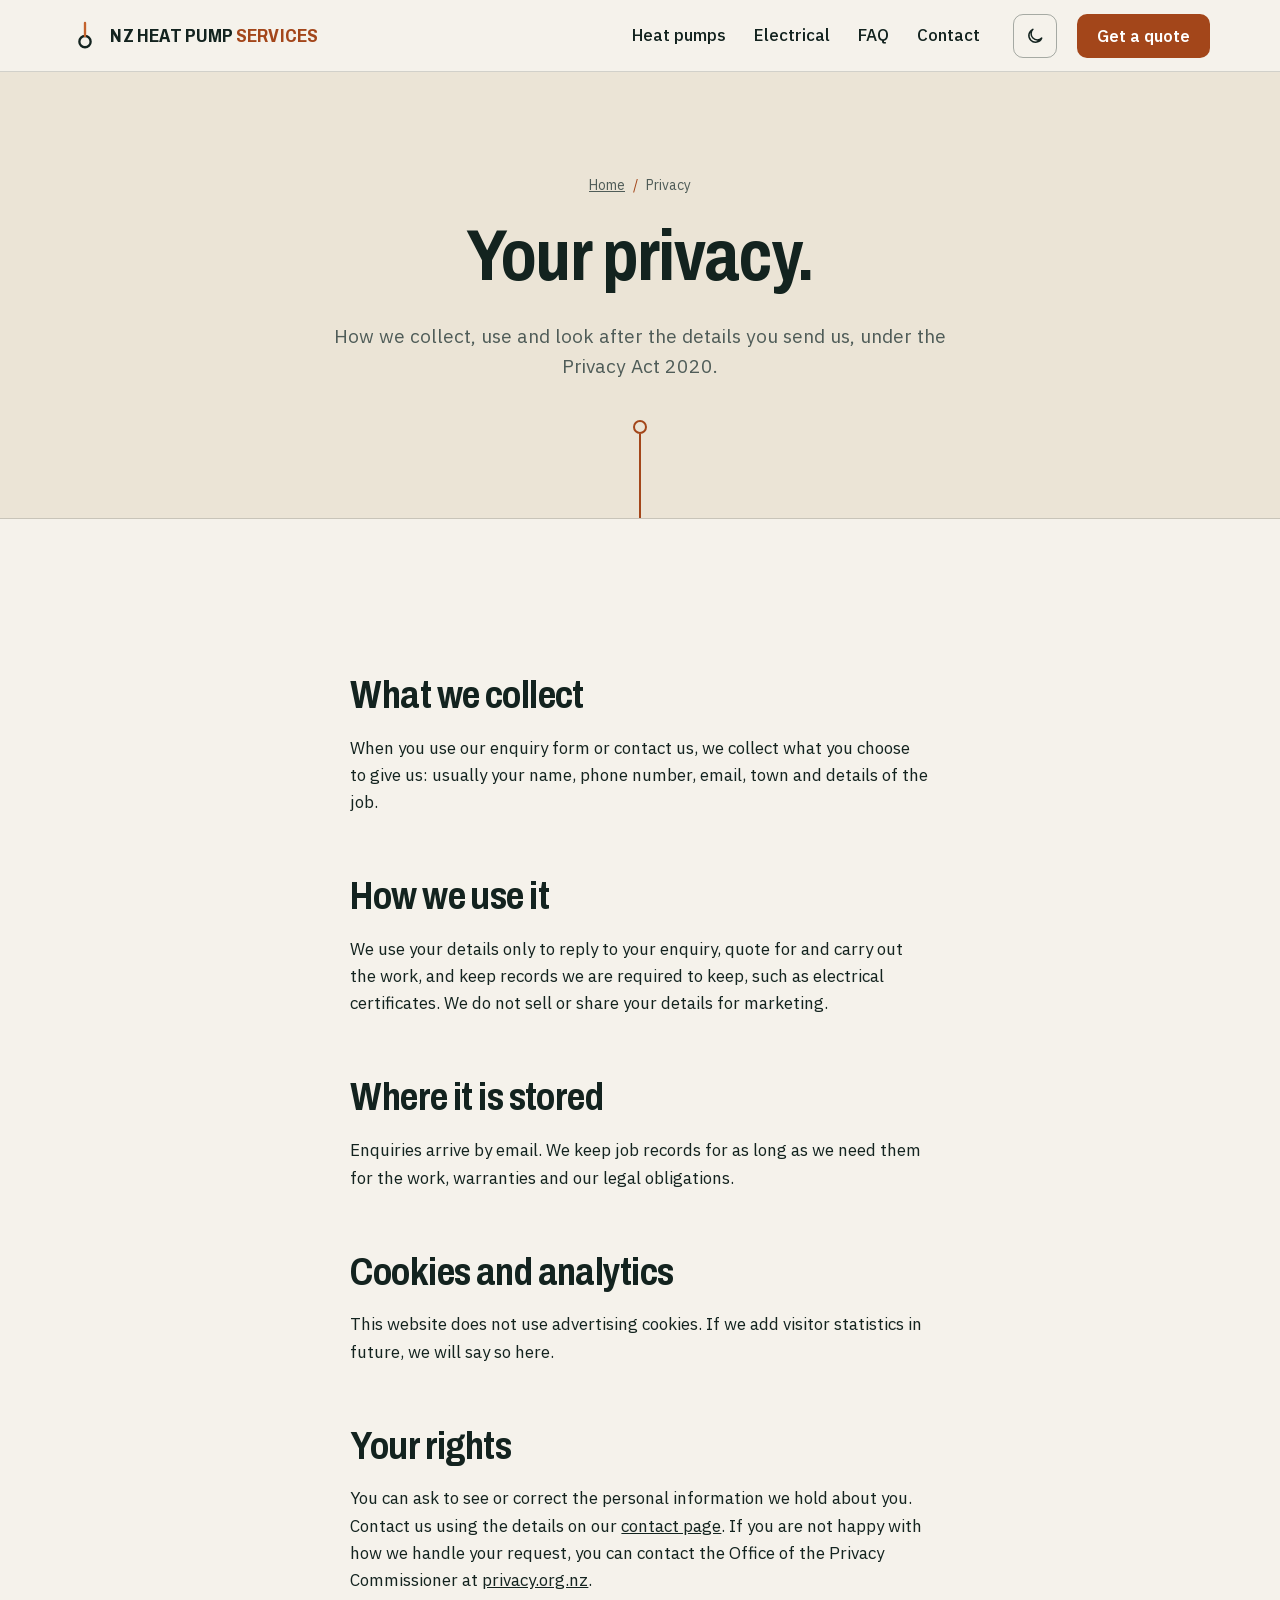
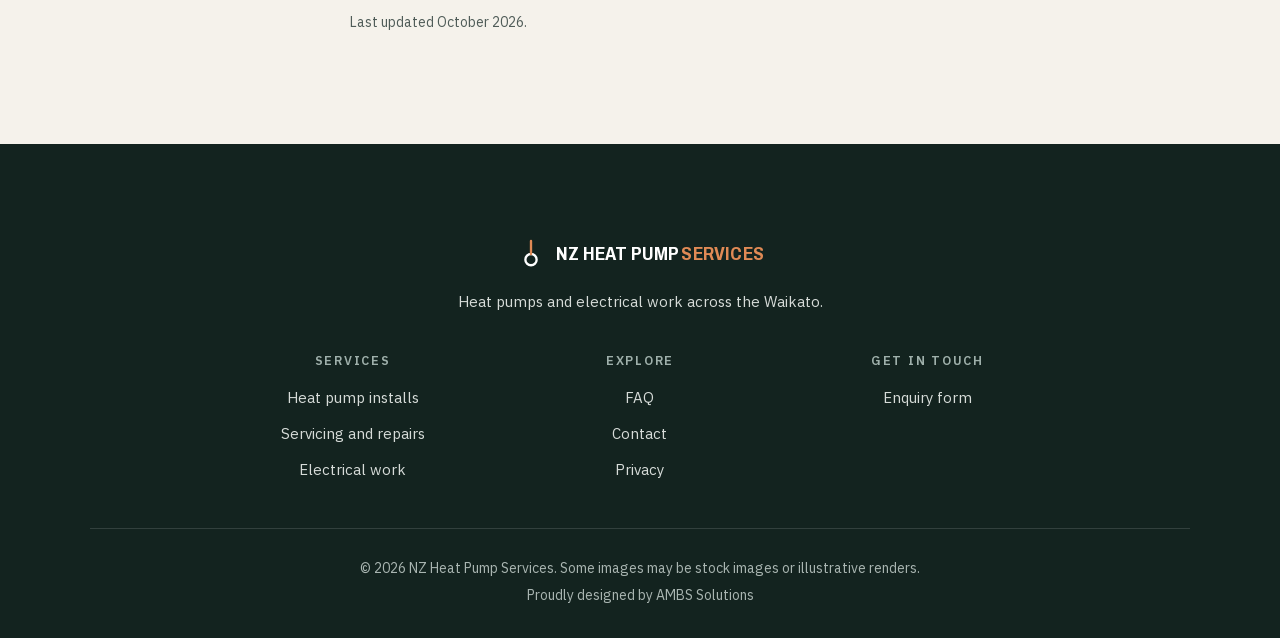
<file: privacy.html>
<!doctype html>
<html lang="en-NZ">
<head>
<meta charset="utf-8">
<meta name="viewport" content="width=device-width, initial-scale=1, viewport-fit=cover">
<title>Privacy | NZ Heat Pump Services</title>
<meta name="description" content="How NZ Heat Pump Services handles the personal information you send us.">
<meta name="robots" content="noindex">
<meta name="theme-color" content="#13231f">
<meta name="build" content="2026-10-20.2">
<meta property="og:type" content="website">
<meta property="og:locale" content="en_NZ">
<meta property="og:site_name" content="NZ Heat Pump Services">
<meta property="og:title" content="Privacy | NZ Heat Pump Services">
<meta property="og:description" content="How NZ Heat Pump Services handles the personal information you send us.">
<meta property="og:image" content="assets/img/dusk-home-1600.webp">
<meta name="twitter:card" content="summary_large_image">
<link rel="icon" href="assets/img/mark.svg" type="image/svg+xml">
<link rel="preload" href="assets/fonts/archivo-latin.woff2" as="font" type="font/woff2" crossorigin>
<link rel="preload" href="assets/fonts/plex-sans-latin.woff2" as="font" type="font/woff2" crossorigin>
<link rel="stylesheet" href="assets/site.css?v=2">
<script>(function(d){var t;try{t=localStorage.getItem("nzhp-theme")}catch(e){}if(!t)t=matchMedia("(prefers-color-scheme: dark)").matches?"dark":"light";d.setAttribute("data-theme",t);d.classList.add("js")})(document.documentElement)</script>
<script type="application/ld+json">
{"@context": "https://schema.org", "@type": "BreadcrumbList", "itemListElement": [{"@type": "ListItem", "position": 1, "name": "Home", "item": "./"}, {"@type": "ListItem", "position": 2, "name": "Privacy", "item": "privacy.html"}]}
</script>
</head>
<body class="sub">
<a class="skip" href="#main">Skip to content</a>

<header class="hdr">
  <div class="wrap">
    <a class="brand" href="designs/04-live-wire/" aria-label="NZ Heat Pump Services, home">
      <svg viewBox="0 0 32 32" aria-hidden="true"><circle cx="16" cy="22" r="6" fill="none" stroke="currentColor" stroke-width="2.5"/><path d="M16 2v14" stroke="#c4622d" stroke-width="2.5" stroke-linecap="round"/></svg>
      <b>NZ Heat Pump <span>Services</span></b>
    </a>
    <nav class="nav" id="nav" aria-label="Main">
      <a href="heat-pumps.html">Heat pumps</a>
      <a href="electrical.html">Electrical</a>
      <a href="faq.html">FAQ</a>
      <a href="contact.html">Contact</a>
      <button class="theme-btn in-nav" type="button" aria-pressed="false">Dark mode</button>
      <a class="btn" href="contact.html">Get a quote</a>
    </nav>
    <button class="icon-btn theme-btn" type="button" aria-label="Switch between light and dark" aria-pressed="false">
      <svg class="moon" viewBox="0 0 24 24" aria-hidden="true"><path d="M20 14.5A8 8 0 1 1 9.5 4a6.5 6.5 0 0 0 10.5 10.5z" fill="none" stroke="currentColor" stroke-width="1.8" stroke-linejoin="round"/></svg>
      <svg class="sun" viewBox="0 0 24 24" aria-hidden="true"><circle cx="12" cy="12" r="4.5" fill="none" stroke="currentColor" stroke-width="1.8"/><path d="M12 2v2.5M12 19.5V22M2 12h2.5M19.5 12H22M4.9 4.9l1.8 1.8M17.3 17.3l1.8 1.8M4.9 19.1l1.8-1.8M17.3 6.7l1.8-1.8" stroke="currentColor" stroke-width="1.8" stroke-linecap="round"/></svg>
    </button>
    <a class="btn" href="contact.html">Get a quote</a>
    <button class="menu-btn" aria-expanded="false" aria-controls="nav" aria-label="Menu"><i></i><i></i><i></i></button>
  </div>
</header>
<main id="main">
  <section class="phero" aria-labelledby="h1">
    <div class="wrap">
      <nav class="crumbs" aria-label="Breadcrumb"><ol><li><a href="designs/04-live-wire/">Home</a></li><li aria-current="page">Privacy</li></ol></nav>
      <h1 id="h1" aria-label="Your privacy.">Your privacy.</h1>
      <script>(function(h){h.innerHTML=h.textContent.split(" ").map(function(w,i){return '<span class="w" aria-hidden="true"><i style="--n:'+i+'">'+w+'</i></span>'}).join(" ")})(document.getElementById("h1"))</script>
      <p class="lede">How we collect, use and look after the details you send us, under the Privacy Act 2020.</p>
    </div>
    <span class="hero-wire" aria-hidden="true"><i></i></span>
  </section>

  <section class="sec">
    <div class="wrap prose rv">
      <h2>What we collect</h2>
      <p>When you use our enquiry form or contact us, we collect what you choose to give us: usually your name, phone number, email, town and details of the job.</p>
      <h2>How we use it</h2>
      <p>We use your details only to reply to your enquiry, quote for and carry out the work, and keep records we are required to keep, such as electrical certificates. We do not sell or share your details for marketing.</p>
      <h2>Where it is stored</h2>
      <p>Enquiries arrive by email<span data-need="formEndpoint"> through our form provider</span>. We keep job records for as long as we need them for the work, warranties and our legal obligations.</p>
      <h2>Cookies and analytics</h2>
      <p>This website does not use advertising cookies. If we add visitor statistics in future, we will say so here.</p>
      <h2>Your rights</h2>
      <p>You can ask to see or correct the personal information we hold about you. Contact us using the details on our <a href="contact.html">contact page</a>. If you are not happy with how we handle your request, you can contact the Office of the Privacy Commissioner at <a href="https://www.privacy.org.nz" rel="noopener">privacy.org.nz</a>.</p>
      <p class="note">Last updated October 2026.</p>
    </div>
  </section>
</main>

<footer class="ftr">
  <div class="wrap">
    <a class="brand" href="designs/04-live-wire/" aria-label="NZ Heat Pump Services, home">
      <svg viewBox="0 0 32 32" aria-hidden="true"><circle cx="16" cy="22" r="6" fill="none" stroke="currentColor" stroke-width="2.5"/><path d="M16 2v14" stroke="#e08a55" stroke-width="2.5" stroke-linecap="round"/></svg>
      <b>NZ Heat Pump <span>Services</span></b>
    </a>
    <p>Heat pumps and electrical work across the Waikato.</p>
    <div class="cols">
      <div><h2>Services</h2><ul><li><a href="heat-pumps.html">Heat pump installs</a></li><li><a href="heat-pumps.html#servicing">Servicing and repairs</a></li><li><a href="electrical.html">Electrical work</a></li></ul></div>
      <div><h2>Explore</h2><ul><li><a href="faq.html">FAQ</a></li><li><a href="contact.html">Contact</a></li><li><a href="privacy.html">Privacy</a></li></ul></div>
      <div><h2>Get in touch</h2><ul><li data-need="phone"><a href="#" data-href="tel" data-fact="phone"></a></li><li data-need="email"><a href="#" data-fact="email"></a></li><li><a href="contact.html">Enquiry form</a></li></ul></div>
    </div>
    <div class="legal">
      <p>&copy; 2026 NZ Heat Pump Services. Some images may be stock images or illustrative renders.</p>
      <p>Proudly designed by AMBS Solutions</p>
    </div>
  </div>
</footer>

<nav class="qbar" aria-label="Quick actions">
  <a href="#" data-href="tel" data-need="phone">Call</a>
  <a class="go" href="contact.html">Get a quote</a>
</nav>

<script src="assets/business.js?v=2" defer></script>
<script src="assets/site.js?v=2" defer></script>
</body>
</html>
</file>
<file: assets/site.css>
/* NZ Heat Pump Services. One stylesheet for every page.
   Surface language: square corners, hairline rules, copper "live wire" accents, layered sheets. No pills, no soft shadows.
   Light and dark themes override tokens only. */
@font-face{font-family:"Archivo";font-style:normal;font-weight:700;font-stretch:75% 90%;font-display:swap;src:url(fonts/archivo-latin.woff2) format("woff2")}
@font-face{font-family:"IBM Plex Sans";font-style:normal;font-weight:400 600;font-display:swap;src:url(fonts/plex-sans-latin.woff2) format("woff2")}

:root{
  --paper:#f5f2eb; --sand:#ebe4d6; --frost:#e2eae7; --card:#fbfaf6; --ink:#13231f; --muted:#4f5c58; --line:rgba(19,35,31,.16);
  --night:#13231f; --night-2:#1b2f2a; --on-night:#eef1ee; --on-night-2:rgba(238,241,238,.76); --night-line:rgba(238,241,238,.16);
  --accent:#a3461a; --accent-hi:#e08a55; --btn:#a3461a; --btn-ink:#fff; --cold:#8fb9dc;
  --serif:"Archivo","Arial Narrow",sans-serif; --sans:"IBM Plex Sans",system-ui,-apple-system,"Segoe UI",sans-serif;
  --pad:clamp(20px,5.5vw,80px); --hh:72px; --sec:clamp(72px,9vw,120px); --ease:cubic-bezier(.2,.7,.2,1);
  color-scheme:light;
}
html[data-theme=dark]{
  --paper:#0f1a17; --sand:#14221e; --frost:#132420; --card:#182a25; --ink:#e8ece9; --muted:#a9b6b2; --line:rgba(232,236,233,.14);
  --night:#0a1311; --night-2:#14221e; --accent:#e08a55; --btn:#e08a55; --btn-ink:#13231f;
  color-scheme:dark;
}
*,*::before,*::after{box-sizing:border-box}
html{scroll-padding-top:calc(var(--hh) + 16px);-webkit-text-size-adjust:100%}
body{margin:0;background:var(--paper);color:var(--ink);font:400 17px/1.6 var(--sans);text-rendering:optimizeLegibility;transition:background .4s,color .4s}
img,svg{display:block;max-width:100%}
img{height:auto}
a{color:inherit}
p{margin:0 0 1em}
h1,h2,h3{font-family:var(--serif);font-weight:700;font-stretch:82%;line-height:1.05;letter-spacing:-.015em;margin:0 0 .5em}
h2{font-size:clamp(34px,4.2vw,54px)}
h3{font-size:clamp(22px,2vw,27px);font-stretch:88%;letter-spacing:-.005em;line-height:1.15}
:focus-visible{outline:2px solid var(--accent);outline-offset:3px}
.wrap{max-width:1240px;margin:0 auto;padding:0 var(--pad)}
.skip{position:absolute;left:12px;top:-60px;background:var(--ink);color:var(--paper);padding:12px 16px;z-index:100;text-decoration:none}
.skip:focus{top:12px}
.sr{position:absolute;width:1px;height:1px;overflow:hidden;clip:rect(0 0 0 0);white-space:nowrap}
.lede{font-size:clamp(18px,1.5vw,20px);color:var(--muted);max-width:640px;margin:0 auto 1.2em}
.mono{font:600 12.5px/1 var(--sans);letter-spacing:.16em;text-transform:uppercase;color:var(--accent)}
[data-need]:not(.has){display:none!important}
.center{text-align:center}

/* Buttons: flat rectangles with the soft light sweep */
.btn{position:relative;overflow:hidden;display:inline-flex;align-items:center;justify-content:center;min-height:56px;padding:0 30px;
  background:var(--btn);color:var(--btn-ink);font:600 17px/1 var(--sans);text-decoration:none;border:0;border-radius:2px;cursor:pointer;letter-spacing:.01em}
.btn::after{content:"";position:absolute;inset:0;background:linear-gradient(100deg,transparent 30%,rgba(255,255,255,.3) 50%,transparent 70%);transform:translateX(-120%);transition:transform 1.1s var(--ease)}
.btn:hover::after{transform:translateX(120%)}
.btn.ghost{background:transparent;color:inherit;box-shadow:inset 0 0 0 1.5px currentColor}
.btn.ink{background:var(--night);color:var(--on-night)}
.tlink{font-weight:600;text-decoration:underline;text-decoration-thickness:1.5px;text-underline-offset:5px;text-decoration-color:var(--accent)}
.tlink:hover{color:var(--accent)}
.acts{display:flex;gap:16px 28px;justify-content:center;align-items:center;flex-wrap:wrap}

/* Header */
.hdr{position:fixed;inset:0 0 auto;z-index:50;height:var(--hh);color:#fff;transition:background .5s,color .5s,border-color .5s;border-bottom:1px solid transparent}
.hdr.solid,.sub .hdr,.hdr.open{background:var(--paper);color:var(--ink);border-color:var(--line)}
.hdr .wrap{height:100%;display:flex;align-items:center;gap:20px;max-width:1440px}
.brand{display:flex;align-items:center;gap:10px;text-decoration:none;margin-right:auto;min-height:44px}
.brand svg{width:30px;height:30px;flex:none}
.brand b{font:700 19px/1 var(--serif);font-stretch:80%;letter-spacing:.01em;text-transform:uppercase}
.brand b span{color:var(--accent)}
.hdr:not(.solid):not(.open) .brand b span{color:var(--accent-hi)}
.sub .hdr:not(.solid):not(.open) .brand b span{color:var(--accent)}
.nav{display:flex;gap:2px}
.nav a{padding:10px 13px;text-decoration:none;font-weight:500;min-height:44px;display:flex;align-items:center}
.nav a[aria-current]{box-shadow:inset 0 -2px 0 var(--accent)}
.nav a:hover{color:var(--accent)}
.hdr:not(.solid):not(.open) .nav a:hover{color:var(--accent-hi)}
.sub .hdr:not(.solid):not(.open) .nav a:hover{color:var(--accent)}
.hdr .btn{min-height:46px;padding:0 20px;font-size:16px}
.icon-btn{width:44px;height:44px;display:grid;place-items:center;border:1px solid currentColor;border-color:color-mix(in srgb,currentColor 35%,transparent);background:none;color:inherit;cursor:pointer;border-radius:2px;flex:none}
.icon-btn svg{width:20px;height:20px}
.icon-btn .sun{display:none}
html[data-theme=dark] .icon-btn .sun{display:block}
html[data-theme=dark] .icon-btn .moon{display:none}
.menu-btn{display:none;width:48px;height:48px;border:0;background:none;color:inherit;cursor:pointer;padding:12px}
.menu-btn i{display:block;height:2px;background:currentColor;margin:6px 0;transition:transform .5s var(--ease),opacity .3s}
.hdr.open .menu-btn i:nth-child(1){transform:translateY(8px) rotate(45deg)}
.hdr.open .menu-btn i:nth-child(2){opacity:0}
.hdr.open .menu-btn i:nth-child(3){transform:translateY(-8px) rotate(-45deg)}
@media (max-width:960px){
  .menu-btn{display:block}
  .hdr .wrap>.btn{display:none}
  .nav{position:fixed;left:0;right:0;top:var(--hh);background:var(--paper);color:var(--ink);flex-direction:column;align-items:center;padding:16px var(--pad) 28px;border-bottom:1px solid var(--line);
    clip-path:inset(0 0 100% 0);visibility:hidden;transition:clip-path .9s var(--ease),visibility 0s .9s}
  .hdr.open .nav{clip-path:inset(0);visibility:visible;transition:clip-path .9s var(--ease)}
  .nav a{font:600 22px/1 var(--serif);font-stretch:85%;padding:14px}
  .nav .btn{display:flex;margin-top:12px;width:100%;max-width:360px;font:600 17px/1 var(--sans)}
}
@media (min-width:961px){.nav .btn,.nav .in-nav{display:none}}
.in-nav{background:none;border:1.5px solid var(--line);color:inherit;font:600 16px var(--sans);min-height:48px;padding:0 22px;margin-top:8px;cursor:pointer;border-radius:2px}
@media (max-width:600px){.hdr .wrap>.theme-btn{display:none}}
.brand b{white-space:nowrap}

/* Hero: frost clears, the house warms, the headline warms word by word */
.hero{position:relative;min-height:600px;height:min(100svh,960px);display:flex;flex-direction:column;justify-content:center;text-align:center;color:#fff;overflow:hidden;background:#1d2a27}
.hero>picture{display:contents}
.hero>img,.hero>picture>img{position:absolute;inset:0;width:100%;height:100%;object-fit:cover;object-position:62% 60%}
.hero::before{content:"";position:absolute;inset:0;z-index:1;background:linear-gradient(180deg,rgba(10,20,18,.62) 0%,rgba(10,20,18,.32) 40%,rgba(10,20,18,.82) 100%)}
.hero .frost,.hero .warm{position:absolute;inset:0;z-index:1;pointer-events:none}
.hero .frost{opacity:0;background:
  url("data:image/svg+xml,%3Csvg xmlns='http://www.w3.org/2000/svg' width='240' height='240'%3E%3Cfilter id='f'%3E%3CfeTurbulence type='fractalNoise' baseFrequency='.9' numOctaves='2'/%3E%3CfeColorMatrix values='0 0 0 0 1 0 0 0 0 1 0 0 0 0 1 0 0 0 1.6 -.75'/%3E%3C/filter%3E%3Crect width='240' height='240' filter='url(%23f)'/%3E%3C/svg%3E"),
  radial-gradient(ellipse at 50% 50%,rgba(170,205,225,.35),rgba(120,165,200,.8) 75%)}
.hero .warm{background:radial-gradient(ellipse 60% 45% at 62% 62%,rgba(255,170,90,.3),transparent 70%);opacity:.9}
.js .hero .frost{opacity:1;animation:thaw 2.8s .35s var(--ease) forwards}
.js .hero .warm{opacity:0;animation:glow 2.6s 1s var(--ease) forwards}
@keyframes thaw{to{opacity:0;transform:scale(1.04)}}
@keyframes glow{to{opacity:.9}}
.hero .wrap{position:relative;z-index:2;padding-top:var(--hh);width:100%}
.hero h1{font-size:clamp(2.6rem,min(7.2vw,10vh),6.4rem);font-stretch:78%;line-height:.98;letter-spacing:-.01em;max-width:13ch;margin:0 auto .36em;text-wrap:balance}
.hero .lede{color:rgba(255,255,255,.9);max-width:560px}
.hero .acts{margin-top:26px}
.hero .tlink{color:#fff;text-decoration-color:var(--accent-hi)}
.hero .btn{background:#a3461a;color:#fff}
h1 .w{display:inline-block;vertical-align:top}
h1 .w>i{display:inline-block;font-style:normal}
.js .hero h1 .w>i{color:#cfe2f1;animation:warmup 1.6s var(--ease) forwards;animation-delay:calc(.9s + var(--n) * 110ms)}
@keyframes warmup{to{color:#fff}}
.js .phero h1 .w>i{color:#8d9a96;animation:inkup 1.4s var(--ease) forwards;animation-delay:calc(.15s + var(--n) * 90ms)}
html[data-theme=dark].js .phero h1 .w>i{color:#5d6b67}
@keyframes inkup{to{color:var(--ink)}}
.js .hero .lede,.js .hero .acts,.js .hero .rail{opacity:0;transform:translateY(18px);animation:rise 1.2s var(--ease) forwards}
.js .hero .lede{animation-delay:.5s}.js .hero .acts{animation-delay:.7s}.js .hero .rail{animation-delay:1.6s}
@keyframes rise{to{opacity:1;transform:none}}
/* Numbered service rail along the bottom of the hero */
.rail{position:absolute;z-index:2;left:0;right:0;bottom:0;border-top:1px solid rgba(255,255,255,.18)}
.rail ol{list-style:none;margin:0 auto;padding:0 var(--pad);max-width:1440px;display:grid;grid-template-columns:repeat(6,1fr)}
.rail li+li{border-left:1px solid rgba(255,255,255,.14)}
.rail a{display:flex;gap:10px;align-items:baseline;padding:18px 14px;text-decoration:none;color:rgba(255,255,255,.88);font-weight:500;font-size:15px;min-height:44px;transition:background .5s,color .5s}
.rail a b{font:700 15px/1 var(--serif);font-stretch:80%;color:var(--accent-hi)}
.rail a:hover{background:rgba(255,255,255,.08);color:#fff}
@media (max-width:1000px){.rail ol{grid-template-columns:repeat(3,1fr)}.rail li:nth-child(4){border-left:0}.rail li:nth-child(n+4){border-top:1px solid rgba(255,255,255,.14)}.rail a{padding:12px 10px;font-size:14px}}
@media (max-width:600px){.rail{display:none}.hero .btn{width:100%}.hero .acts{flex-direction:column}.hero>img{object-position:30% 55%}.hero>picture>img{object-position:50% 55%}}
.hero.has-rail .wrap{padding-bottom:110px}
@media (max-width:1000px){.hero.has-rail .wrap{padding-bottom:140px}}
@media (max-width:600px){.hero.has-rail .wrap{padding-bottom:40px}}

/* Ticker: services and towns, moving slowly */
.ticker{background:var(--night);color:var(--on-night);overflow:hidden;border-bottom:1px solid var(--night-line)}
.ticker-in{display:flex;width:max-content;animation:tick 60s linear infinite}
.ticker:hover .ticker-in{animation-play-state:paused}
.ticker ul{display:flex;list-style:none;margin:0;padding:0}
.ticker li{display:flex;align-items:center;gap:26px;padding:20px 13px 20px 13px;font:700 clamp(20px,2.2vw,28px)/1 var(--serif);font-stretch:80%;white-space:nowrap}
.ticker li:nth-child(even){color:var(--accent-hi)}
.ticker li::after{content:"";width:9px;height:9px;border-radius:50%;border:2px solid var(--accent-hi)}
@keyframes tick{to{transform:translateX(-50%)}}

/* Sections and the wire that feeds them */
.sec{padding:var(--sec) 0}
.sec.fed{padding-top:0}
.head{text-align:center;max-width:780px;margin:0 auto clamp(36px,5vw,60px)}
.wire{display:block;position:relative;width:14px;height:calc(var(--sec) * .8);margin:0 auto 22px}
.wire::before{content:"";position:absolute;left:6px;top:0;bottom:12px;width:2px;background:var(--accent);transform-origin:top}
.wire::after{content:"";position:absolute;left:0;bottom:0;width:14px;height:14px;border-radius:50%;border:2px solid var(--accent);background:var(--accent);transition:background .7s 1.1s}
.wire i{position:absolute;left:3px;top:0;z-index:1;width:8px;height:16px;border-radius:4px;background:#ffd2b0;opacity:0}
.js .rv .wire::before{transform:scaleY(0);transition:transform 1.4s var(--ease)}
.js .rv .wire::after{background:transparent}
.js .rv.in .wire::before{transform:none}
.js .rv.in .wire::after{background:var(--accent)}
.js .rv.in .wire i{animation:spark2 1.6s 1.4s cubic-bezier(.5,0,.6,1) 2}
@keyframes spark2{0%{opacity:0;transform:translateY(0)}15%{opacity:1}85%{opacity:1}100%{opacity:0;transform:translateY(calc(var(--sec) * .8 - 30px))}}
.night .wire::before{background:var(--accent-hi)}.night .wire::after{border-color:var(--accent-hi);background:var(--accent-hi)}
.js .night .rv:not(.in) .wire::after{background:transparent}
.js .rv>:not(.wire){opacity:0;transform:translateY(16px);transition:opacity 1.1s var(--ease) .25s,transform 1.1s var(--ease) .25s}
.js .rv.in>:not(.wire){opacity:1;transform:none}
/* children of a reveal arrive one after another */
.js .rv>:nth-child(2):not(.wire){transition-delay:0.34s}.js .rv>:nth-child(3):not(.wire){transition-delay:0.43s}.js .rv>:nth-child(4):not(.wire){transition-delay:0.52s}.js .rv>:nth-child(5):not(.wire){transition-delay:0.61s}.js .rv>:nth-child(6):not(.wire){transition-delay:0.70s}.js .rv>:nth-child(7):not(.wire){transition-delay:0.79s}.js .rv>:nth-child(8):not(.wire){transition-delay:0.88s}
.night{background:var(--night);color:var(--on-night)}
.night .lede{color:var(--on-night-2)}
.night .mono{color:var(--accent-hi)}
.sand{background:var(--sand)}
.frost-bg{background:var(--frost)}
/* Layered sheets: a section can sit over the one before it */
.sheet{position:relative;z-index:1;margin-top:-1px;border-top:1px solid var(--line)}

/* Ticks */
.ticks{list-style:none;padding:0;margin:0 0 1.4em;text-align:left}
.ticks li{position:relative;padding:11px 0 11px 34px;border-top:1px solid var(--line)}
.ticks li:last-child{border-bottom:1px solid var(--line)}
.ticks li::before{content:"";position:absolute;left:2px;top:19px;width:14px;height:8px;border-left:2px solid var(--accent);border-bottom:2px solid var(--accent);transform:rotate(-45deg)}
.night .ticks li{border-color:var(--night-line)}
.night .ticks li::before{border-color:var(--accent-hi)}

/* Services showcase: story bars, animated scenes, autoplay with pause */
.show{max-width:1180px;margin:0 auto}
.bars{display:grid;grid-template-columns:repeat(6,1fr);gap:10px;margin-bottom:18px}
.bar{background:none;border:0;padding:0 0 4px;cursor:pointer;text-align:left;color:var(--muted);font:500 14px/1.25 var(--sans);min-height:44px}
.bar i{display:block;height:3px;background:var(--line);margin-bottom:10px;overflow:hidden}
.bar i b{display:block;height:100%;background:var(--accent);transform-origin:left;transform:scaleX(0)}
.bar.done i b{transform:scaleX(1)}
.bar[aria-current=true]{color:var(--ink);font-weight:600}
.bar[aria-current=true] i b{animation:fill var(--dur,8s) linear forwards}
.show.paused .bar[aria-current=true] i b{animation-play-state:paused}
.show.static .bar[aria-current=true] i b{animation:none;transform:scaleX(1)}
@keyframes fill{to{transform:scaleX(1)}}
.stage{display:grid;border:1px solid var(--line);background:var(--card);position:relative}
.slide{grid-area:1/1;display:grid;grid-template-columns:1.12fr 1fr;opacity:0;visibility:hidden;transition:opacity .9s var(--ease),visibility 0s .9s}
.slide.on{opacity:1;visibility:visible;transition:opacity .9s var(--ease),visibility 0s}
.art{background:var(--night);color:var(--on-night);display:grid;place-items:center;padding:clamp(16px,3vw,36px);min-height:340px;position:relative;overflow:hidden}
.art svg{width:100%;height:auto;max-height:360px}
.art .tag{position:absolute;left:18px;top:16px;font:600 12px/1 var(--sans);letter-spacing:.14em;text-transform:uppercase;color:var(--accent-hi)}
.copy{padding:clamp(24px,3.4vw,48px);display:flex;flex-direction:column;justify-content:center}
.copy h3{font-size:clamp(28px,2.8vw,38px);margin:.4em 0 .35em}
.copy p{color:var(--muted)}
.copy .tlink{align-self:flex-start;margin-top:6px}
.ctrl{display:flex;justify-content:center;align-items:center;gap:14px;margin-top:20px}
.ctrl button{width:48px;height:48px;border:1.5px solid var(--line);background:var(--card);color:var(--ink);cursor:pointer;display:grid;place-items:center;border-radius:2px}
.ctrl button:hover{border-color:var(--accent);color:var(--accent)}
.ctrl svg{width:18px;height:18px}
.ctrl .count{font:600 15px/1 var(--sans);letter-spacing:.12em;min-width:72px;text-align:center;font-variant-numeric:tabular-nums}
.ctrl .play{display:none}
.show.paused .ctrl .pause{display:none}
.show.paused .ctrl .play{display:block}
@media (max-width:860px){.slide{grid-template-columns:1fr}.art{min-height:0;aspect-ratio:400/260;padding:12px}.bars{grid-template-columns:repeat(3,1fr);gap:8px 10px}}
@media (max-width:520px){.bars{grid-template-columns:repeat(6,1fr);gap:6px}.bar span{position:absolute;width:1px;height:1px;overflow:hidden;clip:rect(0 0 0 0);white-space:nowrap}.bar{min-height:28px}}
/* Scene motion (only the shown slide moves) */
.sc{color:var(--on-night)}
.sc .ln{fill:none;stroke:currentColor;stroke-width:1.6;stroke-linecap:round;stroke-linejoin:round}
.sc .soft{stroke-opacity:.35}
.sc .fillsoft{fill:currentColor;fill-opacity:.07}
.sc .cu{stroke:var(--accent-hi)}
.sc .cuf{fill:var(--accent-hi)}
.sc .cold{stroke:var(--cold)}
.sc .flow{stroke-dasharray:5 7;animation:flow 1.1s linear infinite}
.sc .flow.slow{animation-duration:2.4s}
.sc .spin{transform-box:fill-box;transform-origin:center;animation:spin 1.4s linear infinite}
.sc .blink{animation:blink 1.2s steps(2,start) infinite}
.sc .pulse{transform-box:fill-box;transform-origin:center;animation:pulse 2.4s ease-in-out infinite}
.sc .twinkle{animation:twinkle 3s ease-in-out infinite;animation-delay:var(--d,0s)}
.sc .seq{opacity:.15;animation:seq 4.8s ease-in-out infinite;animation-delay:var(--d,0s)}
.sc .flip{transform-box:fill-box;transform-origin:center;animation:flip 4.8s var(--ease) infinite;animation-delay:var(--d,0s)}
.sc .slidex{animation:slidex 4.2s var(--ease) infinite}
.sc .fall{animation:fall 2.6s ease-in infinite;animation-delay:var(--d,0s)}
.sc .swing{transform-box:view-box;animation:swing 3.2s ease-in-out infinite}
.sc .plug{animation:plug 3.6s var(--ease) infinite}
.sc .warmwave{animation:warmwave 3.2s ease-in-out infinite;animation-delay:var(--d,0s)}
@keyframes flow{to{stroke-dashoffset:-24}}
@keyframes spin{to{transform:rotate(360deg)}}
@keyframes blink{to{opacity:.15}}
@keyframes pulse{50%{transform:scale(1.25);opacity:.6}}
@keyframes twinkle{50%{opacity:.2}}
@keyframes seq{0%,8%{opacity:.15}18%,80%{opacity:1}92%,100%{opacity:.15}}
@keyframes flip{0%,10%{transform:translateY(4px)}22%,85%{transform:translateY(-4px)}100%{transform:translateY(4px)}}
@keyframes slidex{0%,15%{transform:translateX(0)}45%,70%{transform:translateX(-34px)}100%{transform:translateX(0)}}
@keyframes fall{0%{opacity:0;transform:translateY(-6px)}20%{opacity:.8}100%{opacity:0;transform:translateY(40px)}}
@keyframes swing{0%,100%{transform:rotate(-14deg)}50%{transform:rotate(16deg)}}
@keyframes plug{0%,20%{transform:translateX(26px)}45%,75%{transform:translateX(0)}100%{transform:translateX(26px)}}
@keyframes warmwave{0%{opacity:0;transform:translateY(-4px)}30%{opacity:.9}100%{opacity:0;transform:translateY(26px)}}
.slide:not(.on) .sc *,.show.offscreen .sc *{animation-play-state:paused!important}

/* Split with photo */
.split{display:grid;grid-template-columns:1.05fr 1fr;gap:clamp(28px,5vw,72px);align-items:center}
.split figure{margin:0}
.split img{width:100%;aspect-ratio:4/3;object-fit:cover}
figcaption,.cap{font-size:13px;color:var(--muted);margin-top:8px}
.night figcaption{color:var(--on-night-2)}
.split.rev>:first-child{order:2}
@media (max-width:860px){.split{grid-template-columns:1fr}.split.rev>:first-child{order:0}}
.wipe{overflow:hidden}
.js .wipe>img{clip-path:inset(0 0 100% 0);transform:translateY(-4%);transition:clip-path 1.6s var(--ease),transform 1.8s var(--ease)}
.js .wipe.in>img{clip-path:inset(0);transform:none}

/* Sizing demo */
.demo{display:grid;grid-template-columns:minmax(0,1.35fr) minmax(0,1fr);gap:clamp(28px,5vw,72px);align-items:center}
@media (max-width:900px){.demo{grid-template-columns:1fr}}
.room{width:100%;height:auto;background:var(--card);border:1px solid var(--line)}
.room .wall{fill:none;stroke:var(--ink);stroke-width:2.5}
.room .thin{fill:none;stroke:var(--ink);stroke-width:1.5}
.room .unit{fill:var(--card);stroke:var(--ink);stroke-width:2}
.room .heat{transform-box:view-box;transform-origin:505px 82px;transform:scale(.42);opacity:.75;transition:transform 2.2s var(--ease),opacity 2.2s var(--ease)}
.room .coldf{opacity:1;transition:opacity 2.2s var(--ease)}
.room .ice{opacity:1;transition:opacity 1.6s var(--ease) .4s}
.room .air{fill:none;stroke:var(--accent);stroke-width:2;stroke-linecap:round;stroke-dasharray:4 9;animation:flow .7s linear infinite}
.room .mote{fill:var(--accent);opacity:0}
.room.ok .heat{transform:scale(1.18);opacity:1}
.room.ok .coldf{opacity:.12}
.room.ok .ice{opacity:0}
.room.ok .air{animation-duration:1.9s}
.room.ok .mote{animation:warmwave 3.2s ease-in-out infinite;animation-delay:var(--d,0s)}
.room text{font:600 15px var(--sans);fill:var(--ink)}
.seg{display:inline-flex;border:1.5px solid var(--ink);margin:4px 0 22px}
.seg button{min-height:48px;padding:0 20px;font:600 16px var(--sans);background:transparent;color:var(--ink);border:0;cursor:pointer}
.seg button[aria-pressed=true]{background:var(--ink);color:var(--paper)}
.demo-say{min-height:5.2em;color:var(--muted)}
.demo-say strong{display:block;color:var(--ink);font:700 26px/1.2 var(--serif);font-stretch:86%;margin-bottom:6px}
.note{font-size:14px;color:var(--muted)}

/* Rough sizing guide (idea adapted from Delta Air's calculator, drawn as a copper meter) */
.sizer{display:grid;grid-template-columns:1.2fr 1fr;margin-top:clamp(40px,5vw,64px);border:1px solid var(--line);background:var(--card)}
.sizer-in{padding:clamp(22px,3vw,40px)}
.sizer-in h3{margin-top:0}
.sz-field{border:0;padding:0;margin:0 0 20px;min-width:0}
.sz-field legend,.sz-field>label{font-weight:600;margin-bottom:8px;padding:0}
.sz-range{display:flex;align-items:center;gap:16px}
.sz-range input{flex:1;accent-color:var(--accent);min-height:44px;padding:0;border:0;background:none}
.sz-range output{font:700 22px/1 var(--serif);font-stretch:82%;min-width:4.2ch;text-align:right;font-variant-numeric:tabular-nums}
.chips{display:flex;flex-wrap:wrap;gap:8px}
.chips label{margin:0;cursor:pointer}
.chips input{position:absolute;opacity:0;width:1px;height:1px}
.chips span{display:inline-flex;align-items:center;min-height:44px;padding:0 16px;border:1.5px solid var(--line);font-weight:500;border-radius:2px;transition:background .4s,color .4s,border-color .4s}
.chips input:checked+span{background:var(--ink);color:var(--paper);border-color:var(--ink)}
.chips input:focus-visible+span{outline:2px solid var(--accent);outline-offset:3px}
.readout{background:var(--night);color:var(--on-night);padding:clamp(22px,3vw,40px);display:flex;flex-direction:column;align-items:center;text-align:center;justify-content:center}
.readout .kw{display:flex;align-items:baseline;gap:10px;font:700 clamp(48px,6vw,76px)/1 var(--serif);font-stretch:76%;color:var(--accent-hi);margin:12px 0 4px;font-variant-numeric:tabular-nums}
.readout .kw i{font:500 18px var(--sans);color:var(--on-night-2);font-style:normal}
.readout .kw small{font-size:.4em;color:var(--on-night)}
.meter{width:min(240px,70%);margin:6px 0 14px}
#sz-arc{transition:stroke-dashoffset 1.2s var(--ease)}
#sz-needle{transform-origin:120px 120px;transition:transform 1.2s var(--ease)}
.readout p{color:var(--on-night-2);font-size:15px;max-width:34ch}
@media (max-width:860px){.sizer{grid-template-columns:1fr}}

/* Standard install scope (idea adapted from Delta Air) */
.scope{display:grid;grid-template-columns:1fr 1fr;border:1px solid var(--line)}
.scope>div{padding:clamp(22px,3vw,40px)}
.scope>div+div{border-left:1px solid var(--line);background:var(--sand)}
.scope h3{margin-top:0}
@media (max-width:760px){.scope{grid-template-columns:1fr}.scope>div+div{border-left:0;border-top:1px solid var(--line)}}
.brands{display:flex;flex-wrap:wrap;justify-content:center;gap:10px;list-style:none;padding:0;margin:28px 0 0}
.brands li{padding:12px 20px;border:1.5px solid var(--line);font:700 18px/1 var(--serif);font-stretch:85%}
.tip{display:flex;gap:12px;align-items:flex-start;padding:14px 16px;border:1px dashed var(--line);margin:0 0 20px;font-size:15px;color:var(--muted)}
.tip svg{width:22px;height:22px;flex:none;color:var(--accent)}

/* Sticky stacked stages with a vignette on each */
.stack-head{position:sticky;top:var(--hh);z-index:2;background:var(--paper);padding:20px 0 18px;text-align:center}
.stack-head h2{margin:0}
.stack{display:grid;gap:28px;padding:12px 0 0;margin:0;list-style:none}
.card{position:sticky;top:calc(var(--hh) + 104px + var(--i) * 64px);min-height:340px;max-height:calc(100svh - var(--hh) - 104px - var(--i) * 64px - 24px);
  display:grid;grid-template-columns:auto 1fr minmax(0,300px);gap:0 clamp(20px,4vw,56px);align-items:start;padding:clamp(22px,3vw,40px);border:1px solid var(--line);background:var(--card);overflow:hidden}
.card:nth-child(2){background:var(--sand)}
.card:nth-child(3){background:var(--frost)}
.card:nth-child(4){background:var(--night);color:var(--on-night);border-color:var(--night)}
.card:nth-child(4) p{color:var(--on-night-2)}
.card .no{font:700 clamp(44px,5vw,72px)/.9 var(--serif);font-stretch:75%;color:var(--accent);min-width:2ch}
.card:nth-child(4) .no{color:var(--accent-hi)}
.card h3{margin:.15em 0 .5em}
.card p{color:var(--muted);max-width:52ch;margin:0}
.card .vig{width:100%;height:auto;color:currentColor}
.vig .ln{fill:none;stroke:currentColor;stroke-width:1.6;stroke-linecap:round;stroke-linejoin:round}
.vig .soft{stroke-opacity:.4}
.vig .cu{stroke:var(--accent)}
.card:nth-child(4) .vig .cu{stroke:var(--accent-hi)}
.vig .cuf{fill:var(--accent)}
.card:nth-child(4) .vig .cuf{fill:var(--accent-hi)}
@media (max-width:900px){.card{grid-template-columns:auto 1fr}.card .vig{display:none}}
@media (max-width:600px){.card{grid-template-columns:1fr;min-height:0;top:calc(var(--hh) + 92px + var(--i) * 56px)}.card .no{margin-bottom:8px;font-size:44px}}
@media (max-height:760px){.card,.stack-head{position:relative;top:auto;max-height:none;min-height:0}}

/* Healthy Homes */
.hh{display:grid;grid-template-columns:auto 1fr;gap:clamp(32px,6vw,96px);align-items:center;max-width:1100px;margin:0 auto}
.therm{display:flex;align-items:flex-end;gap:22px}
.therm svg{width:64px;height:auto}
.therm .merc{transform-box:fill-box;transform-origin:bottom;transform:scaleY(.25);transition:transform 2.4s var(--ease) .4s}
.therm.in .merc{transform:none}
.big{font:700 clamp(96px,14vw,190px)/.8 var(--serif);font-stretch:75%;letter-spacing:-.02em;color:var(--accent-hi);font-variant-numeric:tabular-nums}
.big small{font-size:.4em;vertical-align:top;margin-left:4px}
@media (max-width:820px){.hh{grid-template-columns:1fr;text-align:center}.therm{justify-content:center}.hh .ticks{max-width:520px;margin-left:auto;margin-right:auto}}

/* In the field mosaic */
.mosaic{display:grid;grid-template-columns:1.2fr 1fr 1fr;grid-template-rows:repeat(2,minmax(200px,300px));gap:12px}
.mosaic figure{margin:0;position:relative;overflow:hidden;background:var(--sand)}
.mosaic figure:first-child{grid-row:span 2}
.mosaic img{width:100%;height:100%;object-fit:cover}
.mosaic figcaption{position:absolute;left:0;right:0;bottom:0;margin:0;padding:28px 14px 12px;color:#fff;font-size:14px;line-height:1.35;background:linear-gradient(transparent,rgba(10,20,18,.82))}
.mosaic.row3{grid-template-columns:repeat(3,1fr);grid-template-rows:280px}
.mosaic.row3 figure:first-child{grid-row:auto}
@media (max-width:860px){.mosaic.row3{grid-template-columns:1fr 1fr;grid-template-rows:none}.mosaic.row3 figure:first-child{grid-column:span 2}
.mosaic{grid-template-columns:1fr 1fr;grid-template-rows:none;grid-auto-rows:220px}.mosaic figure:first-child{grid-column:span 2;grid-row:auto}}
@media (max-width:520px){.mosaic{grid-template-columns:1fr;grid-auto-rows:240px}.mosaic figure:first-child{grid-column:auto}}

/* Map */
.map-grid{display:grid;grid-template-columns:minmax(0,520px) 1fr;gap:clamp(28px,5vw,80px);align-items:center;justify-content:center}
.map{width:100%;height:auto}
.map .river{fill:none;stroke:var(--accent-hi);stroke-width:3.5;stroke-linecap:round}
.map .river-bed{fill:none;stroke:rgba(224,138,85,.18);stroke-width:14;stroke-linecap:round}
.js .map .river{stroke-dasharray:1100;stroke-dashoffset:1100;transition:stroke-dashoffset 3.6s var(--ease)}
.js .map.in .river{stroke-dashoffset:0}
.map .spark{fill:none;stroke:#ffd2b0;stroke-width:5;stroke-linecap:round;stroke-dasharray:22 1078;stroke-dashoffset:22;opacity:0}
.js .map.in .spark{animation:run 5.5s 3.4s linear infinite}
@keyframes run{0%{opacity:0;stroke-dashoffset:22}6%{opacity:1}94%{opacity:1}100%{opacity:0;stroke-dashoffset:-1078}}
.map .grid line{stroke:rgba(238,241,238,.07);stroke-width:1}
.map circle{fill:var(--night);stroke:#eef1ee;stroke-width:2;transition:fill .4s,stroke .4s}
.map .hub{fill:var(--accent-hi);stroke:none}
.map text{fill:#eef1ee;font:500 17px var(--sans);transition:fill .4s}
.map .bigt{font:700 24px var(--serif);font-stretch:82%}
.map a{cursor:pointer;outline:none}
.map a:hover circle,.map a:focus-visible circle{fill:var(--accent-hi);stroke:var(--accent-hi)}
.map a:hover text,.map a:focus-visible text{fill:var(--accent-hi)}
.map a:focus-visible text{text-decoration:underline}
.js .map g.t{opacity:0;transition:opacity 1.2s var(--ease);transition-delay:calc(1s + var(--d,0) * 90ms)}
.js .map.in g.t{opacity:1}
.js .map.in .hub{animation:hubpulse 2.8s 4s ease-in-out infinite;transform-box:fill-box;transform-origin:center}
@keyframes hubpulse{50%{transform:scale(1.35)}}
@media (max-width:860px){.map-grid{grid-template-columns:1fr}.map{max-width:440px;margin:0 auto}}

/* Accordion: slow native fold */
.acc{max-width:820px;margin:0 auto;text-align:left;border-top:1px solid var(--line)}
.acc-item{border-bottom:1px solid var(--line)}
.acc-item h3{margin:0;font-size:inherit}
.acc-btn{width:100%;display:flex;justify-content:space-between;gap:20px;align-items:center;text-align:left;background:none;border:0;padding:22px 0;min-height:44px;cursor:pointer;color:inherit;font:600 clamp(18px,1.6vw,21px)/1.3 var(--sans)}
.acc-btn::after{content:"";flex:none;width:12px;height:12px;border-right:2px solid var(--accent);border-bottom:2px solid var(--accent);transform:rotate(45deg) translateY(-4px);transition:transform 1.4s var(--ease)}
.acc-item.open .acc-btn::after{transform:rotate(-135deg) translateY(-2px)}
.acc-panel{display:grid;grid-template-rows:1fr}
.js .acc-panel{grid-template-rows:0fr;visibility:hidden;transition:grid-template-rows 1.4s var(--ease),visibility 0s 1.4s}
.js .acc-item.open .acc-panel{grid-template-rows:1fr;visibility:visible;transition:grid-template-rows 1.4s var(--ease),visibility 0s}
.acc-panel>div{overflow:hidden}
.acc-panel>div>div{padding:0 0 24px;color:var(--muted);max-width:68ch}
.js .acc-panel>div>div{opacity:0;transition:opacity .9s var(--ease)}
.js .acc-item.open .acc-panel>div>div{opacity:1;transition:opacity 1s var(--ease) .35s}
.acc.two{max-width:none;display:grid;grid-template-columns:1fr 1fr;gap:0 clamp(28px,4vw,56px);border-top:0;align-items:start}
.acc.two .acc-item{border-top:1px solid var(--line)}
.acc.two .acc-btn{font:700 clamp(21px,1.9vw,25px)/1.2 var(--serif);font-stretch:86%}
.acc.two .no{color:var(--accent);margin-right:14px;font-stretch:75%}
@media (max-width:760px){.acc.two{grid-template-columns:1fr}}

/* Reviews (shown only when supplied) */
.reviews{display:grid;grid-template-columns:repeat(auto-fit,minmax(280px,1fr));gap:28px;max-width:980px;margin:0 auto}
.reviews blockquote{margin:0;padding:28px 0 0;border-top:2px solid var(--accent);text-align:left}
.reviews p{font:500 20px/1.45 var(--sans)}
.reviews cite{font-style:normal;color:var(--muted)}

/* Spec table */
.spec{width:100%;border-collapse:collapse;text-align:left;font-size:16px}
.spec th,.spec td{padding:18px 16px 18px 0;border-top:1px solid var(--line);vertical-align:top}
.spec thead th{font:600 13px/1 var(--sans);letter-spacing:.12em;text-transform:uppercase;color:var(--muted);border-top:0;padding-bottom:12px}
.spec tbody th{font:700 21px/1.15 var(--serif);font-stretch:85%;width:24%}
.spec td{color:var(--muted)}
.spec tr:last-child>*{border-bottom:1px solid var(--line)}
@media (max-width:700px){.spec thead{display:none}.spec,.spec tbody,.spec tr,.spec th,.spec td{display:block;width:auto}.spec tbody th{padding-bottom:4px;border:0}.spec td{border:0;padding:4px 0}.spec td[data-l]::before{content:attr(data-l) ": ";font-weight:600;color:var(--ink)}.spec tr{border-top:1px solid var(--line);padding:16px 0}.spec tr:last-child>*{border-bottom:0}}

/* Sub page hero */
.phero{position:relative;padding:calc(var(--hh) + clamp(48px,8vw,104px)) 0 clamp(40px,6vw,72px);text-align:center;border-bottom:1px solid var(--line);background:var(--sand);overflow:hidden}
.phero h1{font-size:clamp(2.4rem,min(5.6vw,9vh),4.6rem);font-stretch:80%;max-width:18ch;margin:0 auto .35em;text-wrap:balance}
.phero .lede{margin-bottom:64px}
.phero .hero-wire{background:var(--accent)}
.phero .hero-wire::before{border-color:var(--accent)}
.hero-wire{position:absolute;z-index:2;left:50%;bottom:0;width:2px;height:84px;margin-left:-1px;background:var(--accent-hi);transform-origin:top}
.hero-wire::before{content:"";position:absolute;left:-6px;top:-14px;width:14px;height:14px;border-radius:50%;border:2px solid var(--accent-hi)}
.hero-wire i{position:absolute;left:-3px;top:0;width:8px;height:16px;border-radius:4px;background:var(--accent-hi);opacity:0}
.js .hero-wire{transform:scaleY(0);animation:wire 1.4s .9s var(--ease) forwards}
.js .hero-wire i{animation:spark 2.6s 2.3s cubic-bezier(.5,0,.6,1) infinite}
@keyframes wire{to{transform:none}}
@keyframes spark{0%{opacity:0;transform:translateY(-6px)}12%{opacity:1}80%{opacity:1}100%{opacity:0;transform:translateY(78px)}}
.crumbs{font-size:14px;color:var(--muted);margin-bottom:20px}
.crumbs ol{list-style:none;display:flex;justify-content:center;gap:8px;padding:0;margin:0}
.crumbs li+li::before{content:"/";margin-right:8px;color:var(--accent)}
.prose{max-width:720px;margin:0 auto}
.prose h2{font-size:clamp(28px,3vw,38px);margin-top:1.6em}

/* Big quote band before the footer */
.getin{background:var(--accent);color:#fff;text-align:center;padding:clamp(64px,8vw,104px) 0;position:relative;overflow:hidden}
html[data-theme=dark] .getin{background:#7d3514}
.getin h2{font-size:clamp(40px,6vw,80px);font-stretch:76%;max-width:16ch;margin:0 auto .3em}
.getin p{max-width:560px;margin:0 auto 30px;color:rgba(255,255,255,.9)}
.getin .btn{background:var(--night);color:var(--on-night)}
.getin .btn.ghost{background:transparent;color:#fff}
.getin .facts-row{display:flex;justify-content:center;gap:10px 28px;flex-wrap:wrap;margin-top:28px;font-weight:600}
.getin .facts-row a{color:#fff;text-underline-offset:5px}
.getin svg.cable{position:absolute;left:0;right:0;bottom:-2px;width:100%;height:60px;opacity:.35}

/* Forms */
.form-grid{display:grid;grid-template-columns:1.2fr .8fr;gap:clamp(32px,5vw,80px);align-items:start}
@media (max-width:860px){.form-grid{grid-template-columns:1fr}}
form{text-align:left}
.f2{display:grid;grid-template-columns:1fr 1fr;gap:0 20px}
@media (max-width:560px){.f2{grid-template-columns:1fr}}
.field{margin-bottom:20px}
label{display:block;font-weight:600;margin-bottom:6px}
label small{font-weight:400;color:var(--muted)}
input,select,textarea{width:100%;min-height:52px;padding:12px 14px;font:inherit;color:var(--ink);background:var(--card);border:1.5px solid color-mix(in srgb,var(--ink) 30%,transparent);border-radius:2px}
textarea{min-height:140px;resize:vertical}
input:focus,select:focus,textarea:focus{outline:2px solid var(--accent);outline-offset:1px;border-color:var(--accent)}
[aria-invalid=true]{border-color:#c0392b}
[data-hp]{position:absolute;left:-9999px}
.form-status{min-height:1.6em;font-weight:600;margin-top:16px}
.facts{margin:0}
.facts dt{font:600 12.5px/1 var(--sans);letter-spacing:.14em;text-transform:uppercase;color:var(--muted);margin-top:22px}
.facts dd{margin:6px 0 0;font-size:19px}
.facts a{text-decoration-color:var(--accent);text-underline-offset:4px}
.aside{border-top:2px solid var(--accent);padding-top:24px}

/* Footer */
.ftr{background:var(--night);color:#d7dcd9;padding:clamp(56px,7vw,88px) 0 calc(28px + env(safe-area-inset-bottom));font-size:15px;text-align:center}
.ftr .brand{justify-content:center;margin:0 0 14px;color:#fff}
.ftr .brand b span{color:var(--accent-hi)}
.ftr .cols{display:grid;grid-template-columns:repeat(3,auto);justify-content:center;gap:24px clamp(40px,8vw,120px);margin:40px 0;text-align:left}
.ftr h2{font:600 12.5px/1 var(--sans);letter-spacing:.14em;text-transform:uppercase;color:#9fb0ab;margin:0 0 14px}
.ftr ul{list-style:none;padding:0;margin:0}
.ftr li a{display:inline-block;padding:6px 0;text-decoration:none}
.ftr a:hover{color:var(--accent-hi)}
.ftr .legal{border-top:1px solid rgba(238,241,238,.14);padding-top:24px;color:#a9b5b1;font-size:14px}
.ftr .legal p{margin:.3em 0}
@media (max-width:640px){.ftr .cols{grid-template-columns:1fr 1fr;justify-content:stretch}.ftr .cols>div:last-child{grid-column:1/-1}}

/* Phone quick bar */
.qbar{display:none}
@media (max-width:760px){
  .qbar{display:flex;position:fixed;left:0;right:0;bottom:0;z-index:40;gap:1px;background:var(--line);padding-bottom:env(safe-area-inset-bottom);transform:translateY(110%);transition:transform .7s var(--ease)}
  .qbar.show{transform:none}
  .qbar a{flex:1;min-height:56px;display:flex;align-items:center;justify-content:center;font-weight:600;text-decoration:none;background:var(--paper)}
  .qbar a.go{background:var(--btn);color:var(--btn-ink)}
  .ftr{padding-bottom:calc(84px + env(safe-area-inset-bottom))}
}

.page-404{min-height:80svh;display:grid;place-items:center;text-align:center;padding:calc(var(--hh) + 40px) var(--pad) 60px}
.page-404 .big{color:var(--accent)}

@media (prefers-reduced-motion:reduce){
  *,*::before,*::after{animation-duration:.01ms!important;animation-delay:0s!important;animation-iteration-count:1!important;transition-duration:.01ms!important;transition-delay:0s!important;scroll-behavior:auto!important}
  .ticker-in{animation:none!important}
  .sc .seq{opacity:1}
}
.readout .mono{color:var(--accent-hi)}
.ticks.plus li::before{width:12px;height:12px;top:17px;border:0;transform:none;background:linear-gradient(var(--accent),var(--accent)) center/12px 2px no-repeat,linear-gradient(var(--accent),var(--accent)) center/2px 12px no-repeat}

/* Centred layout (AMBS owner rule): headings, intros, card content, panels and footer centred;
   tick lists stay left-aligned inside a centred block. */
.ticks{display:table;margin-left:auto;margin-right:auto}
.copy{text-align:center;align-items:center}
.copy .tlink{align-self:center}
.demo>div:last-child{text-align:center}
.demo .seg{margin-left:auto;margin-right:auto}
.sizer-in{text-align:center}
.sz-field legend{width:100%;text-align:center}
.sz-range{max-width:440px;margin:0 auto}
.chips{justify-content:center}
.card{display:flex;flex-direction:column;align-items:center;text-align:center;gap:6px}
.card .vig{order:-1;width:140px;margin-bottom:4px}
.card .no{min-width:0}
@media (max-width:900px){.card .vig{display:none}}
.hh{grid-template-columns:1fr;text-align:center;max-width:820px}
.therm{justify-content:center}
.hh .acts{justify-content:center!important}
.map-grid{grid-template-columns:1fr;text-align:center;max-width:620px;margin:0 auto}
.map{max-width:520px;margin:0 auto}
.split{text-align:center}
.split h2,.split h3{text-align:center}
.scope>div{text-align:center}
.aside{text-align:center}
.facts{display:inline-block;text-align:center}
.ftr .cols{text-align:center;grid-template-columns:repeat(3,1fr);max-width:760px;margin-left:auto;margin-right:auto}
.ftr .cols>div{text-align:center}
@media (max-width:640px){.ftr .cols{grid-template-columns:1fr 1fr}}
.demo-say{margin-left:auto;margin-right:auto;max-width:46ch}

/* Clean-up pass: one button system, no overlapping heading lines, tighter section rhythm */
:root{--radius:10px;--sec:clamp(64px,7.5vw,104px)}
h1 .w,h1 .w>i{display:inline}
.phero h1{line-height:1.1}
.hero h1{line-height:1.1}
.btn,.in-nav,.seg,.chips span,.ctrl button,.icon-btn,.qbar a,input,select,textarea{border-radius:var(--radius)}
.btn{min-height:54px;padding:0 28px;font-size:16.5px;letter-spacing:0;font-weight:600}
.btn.ghost{box-shadow:inset 0 0 0 1.5px rgba(255,255,255,.7)}
.seg{overflow:hidden}
.seg button{min-height:46px}
.chips span{min-height:44px;padding:0 16px}
.ctrl button{width:46px;height:46px}
.hdr .btn{min-height:44px;border-radius:var(--radius)}
.tlink{text-underline-offset:6px}
.acts{gap:14px 24px}
.getin .acts .btn{min-width:180px}
.card .no{line-height:1;margin-bottom:6px}
.stack{gap:22px}
@media (max-width:600px){.qbar a{border-radius:0}}
</file>
